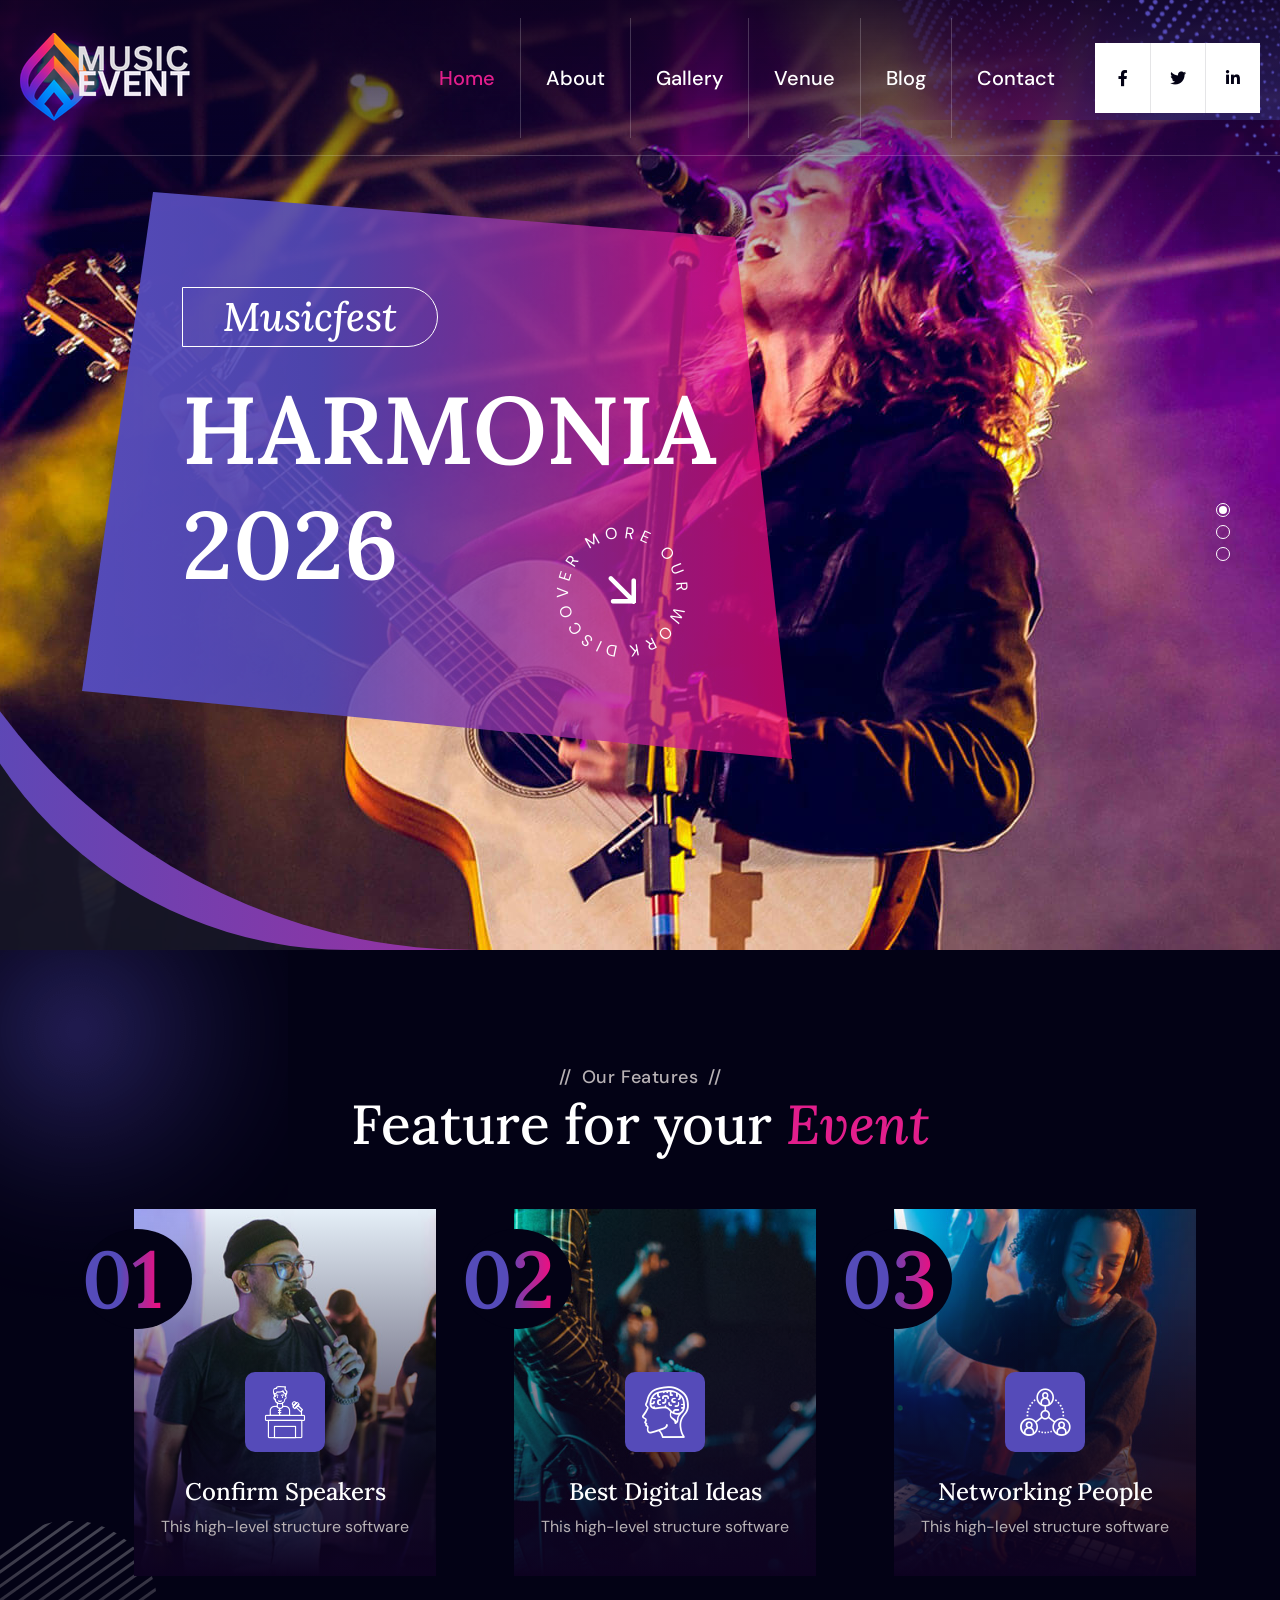
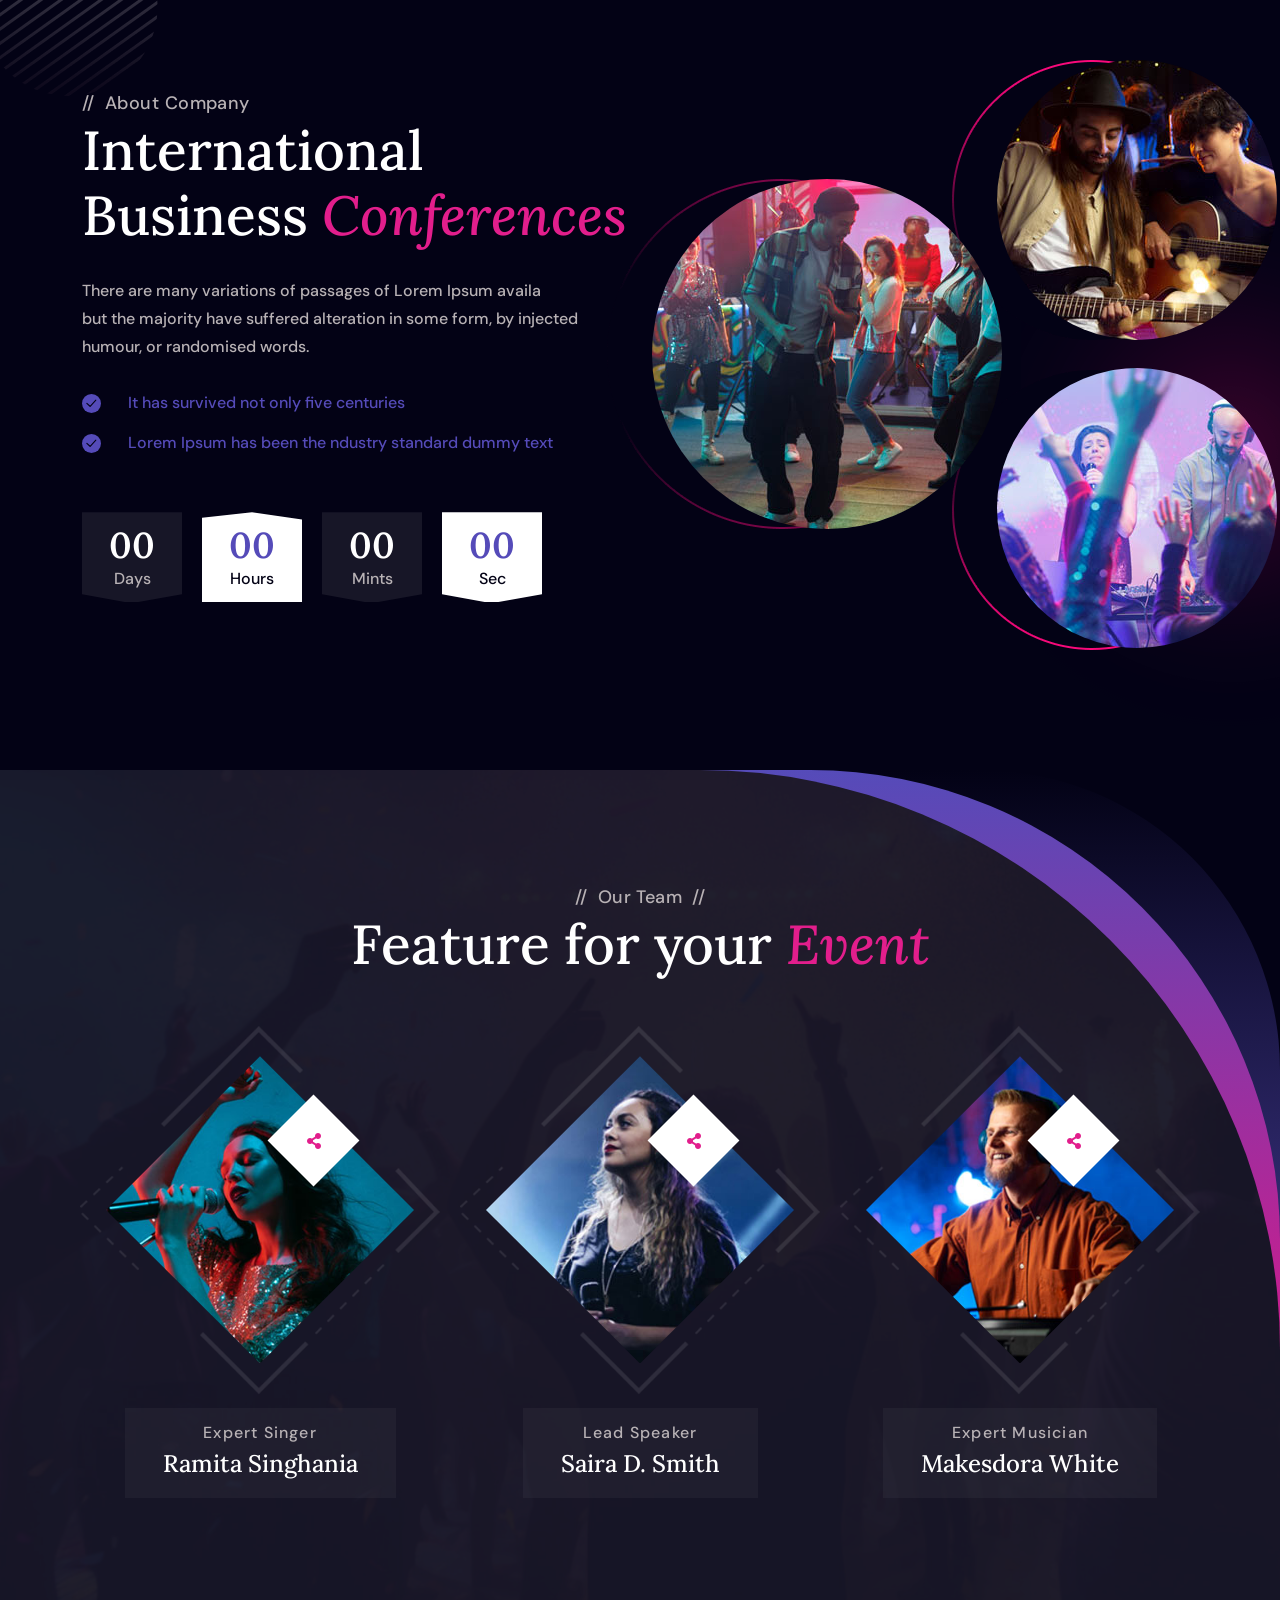
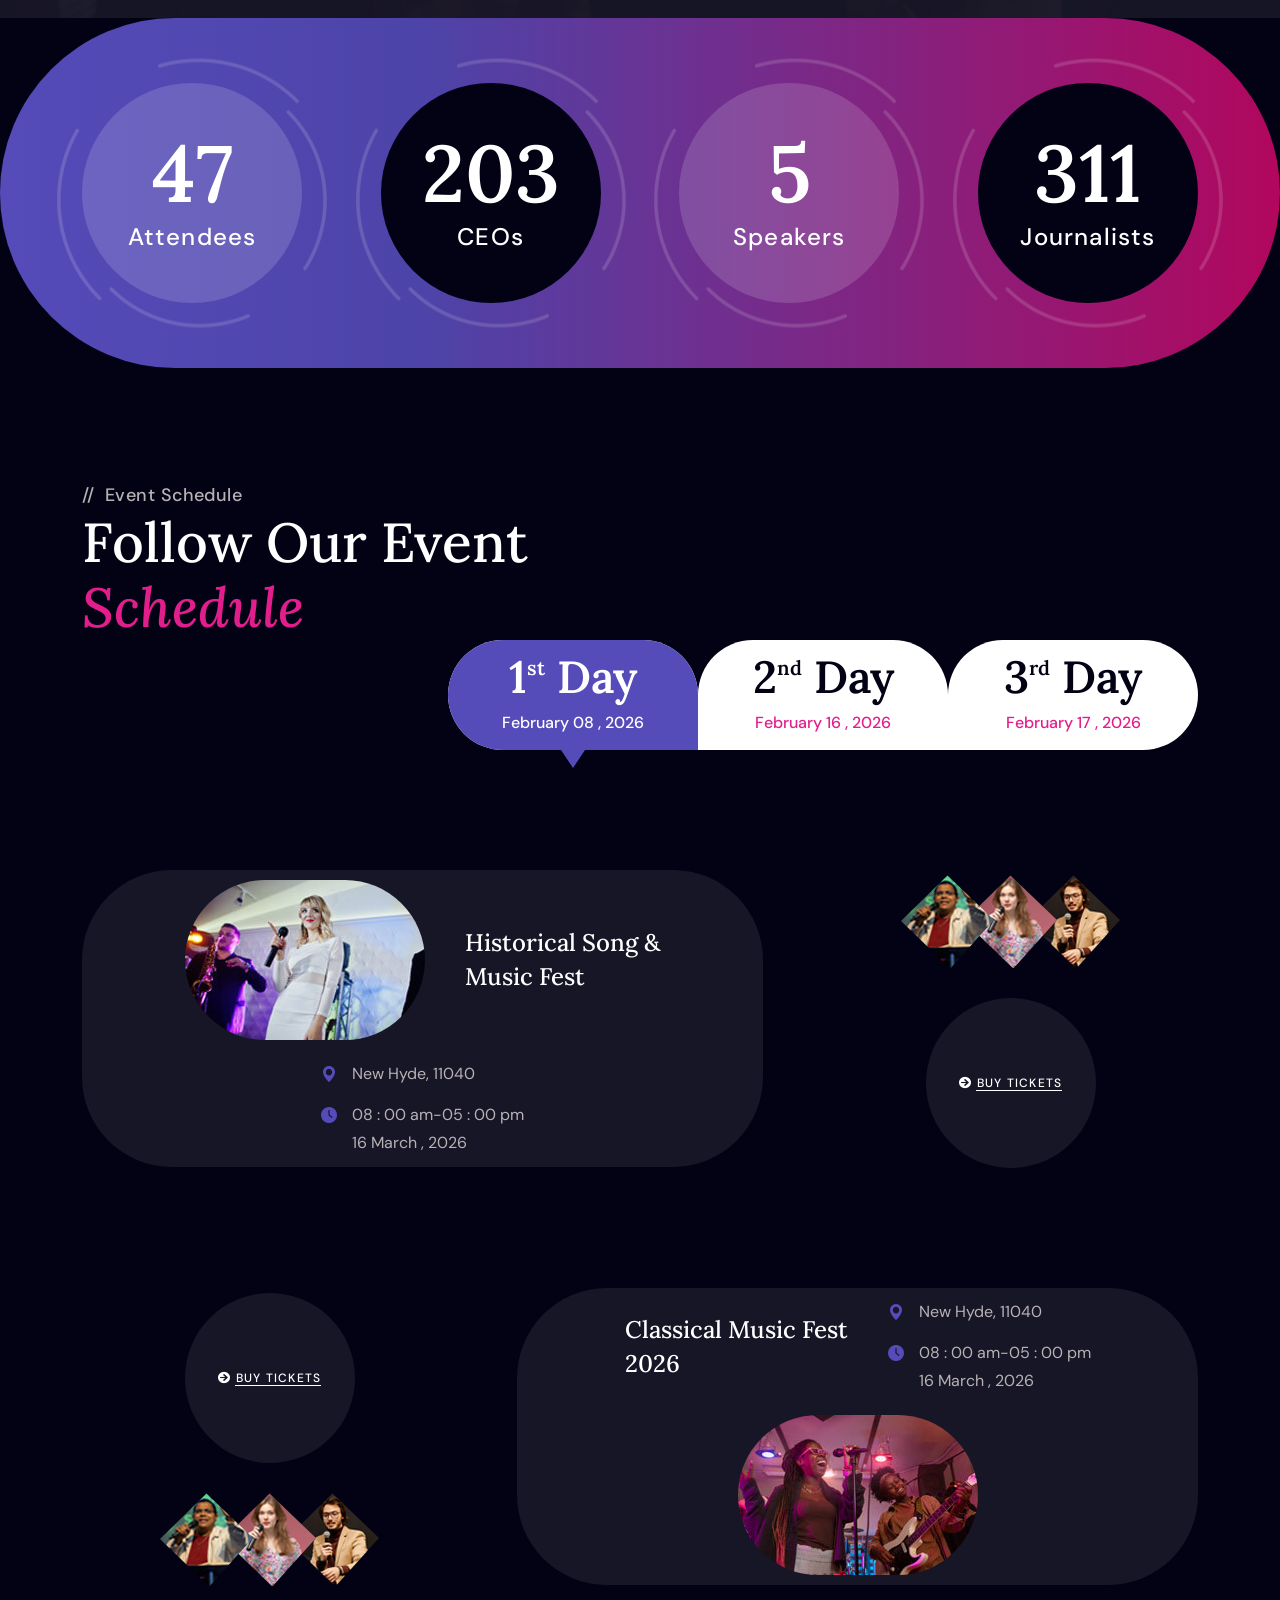
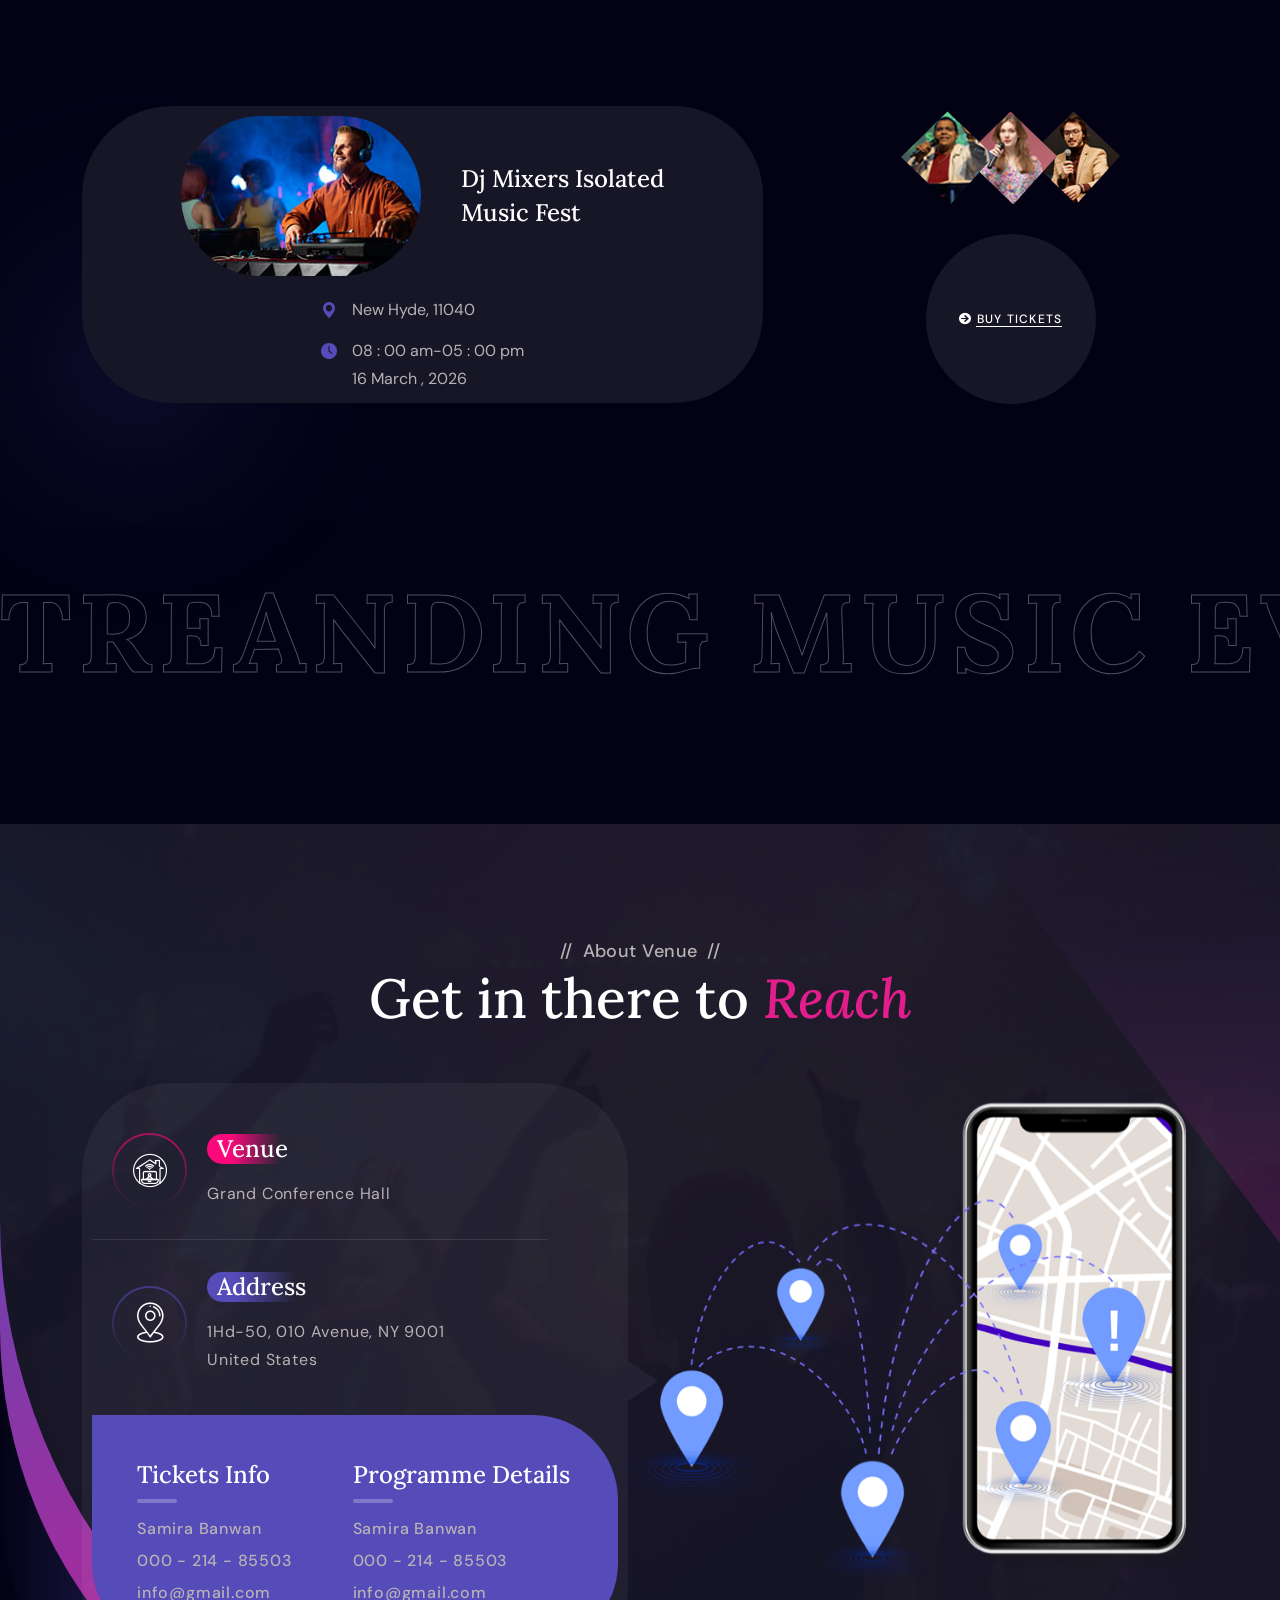
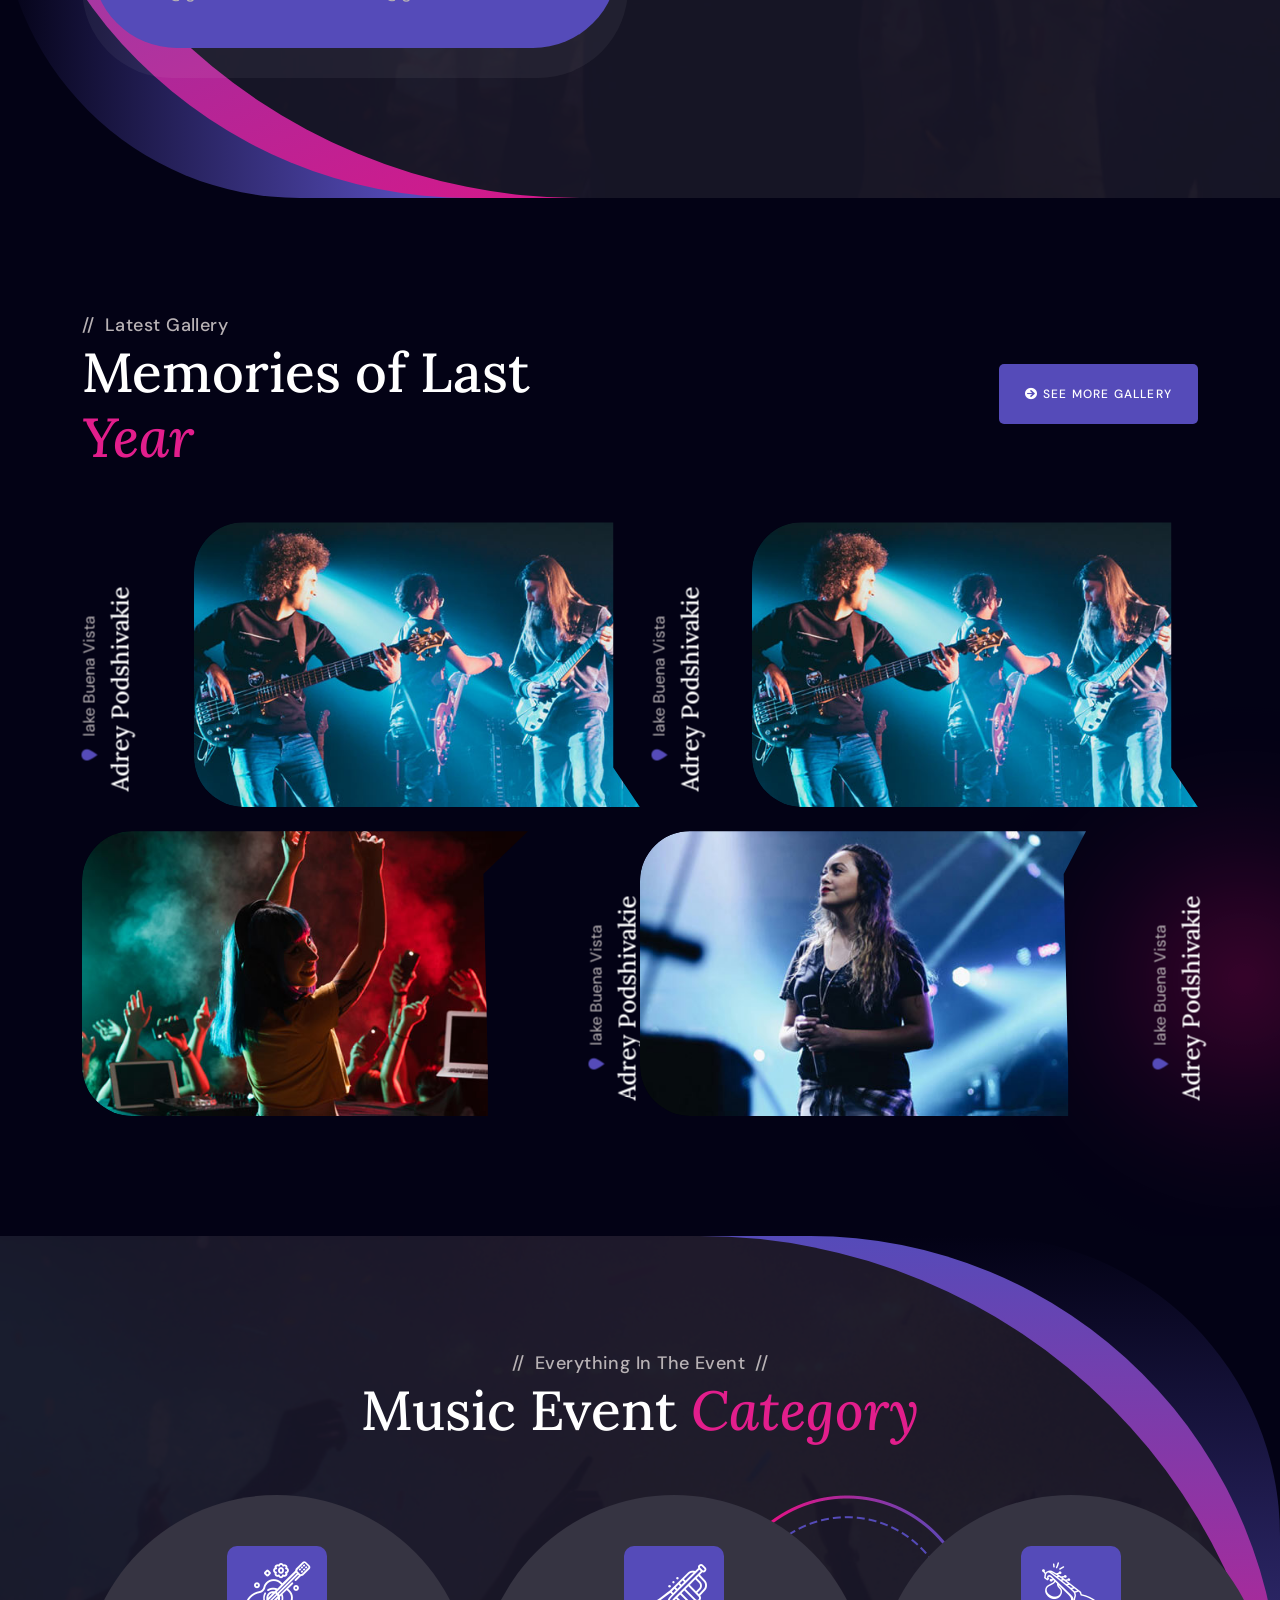
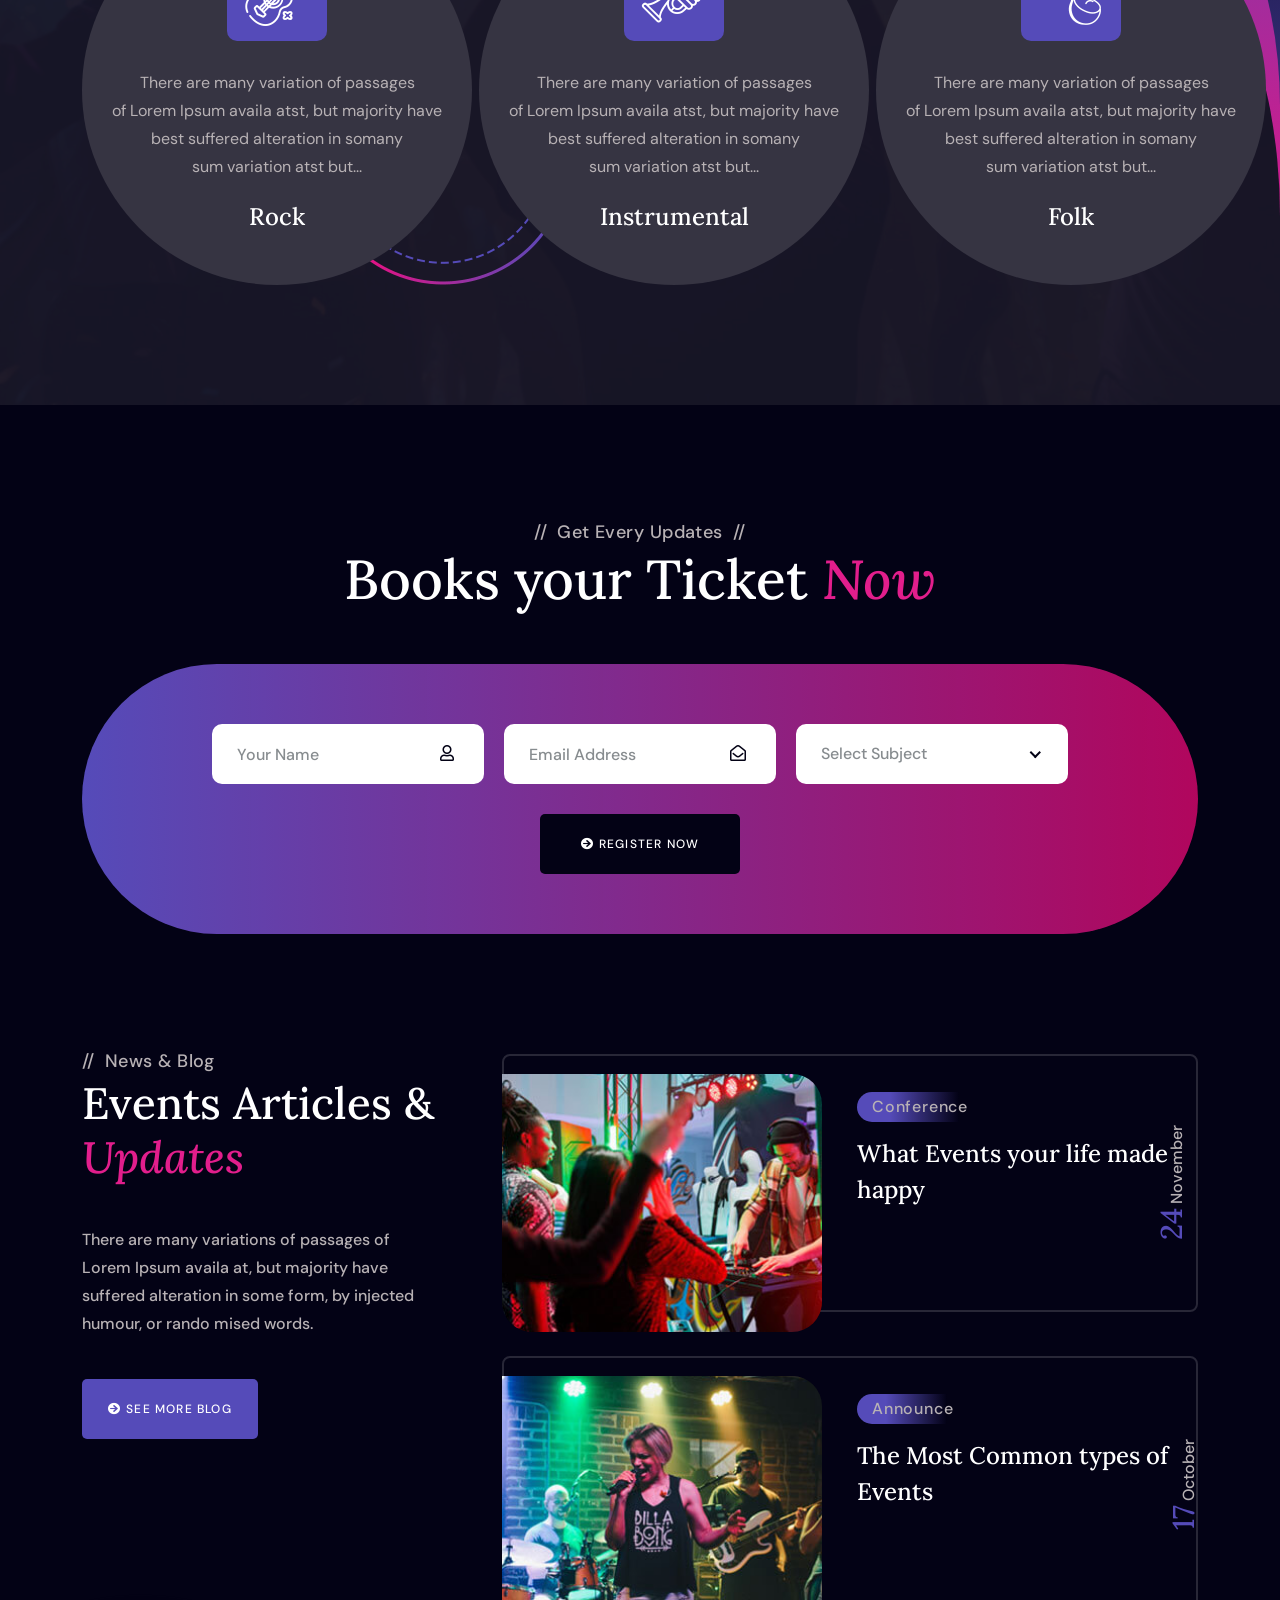
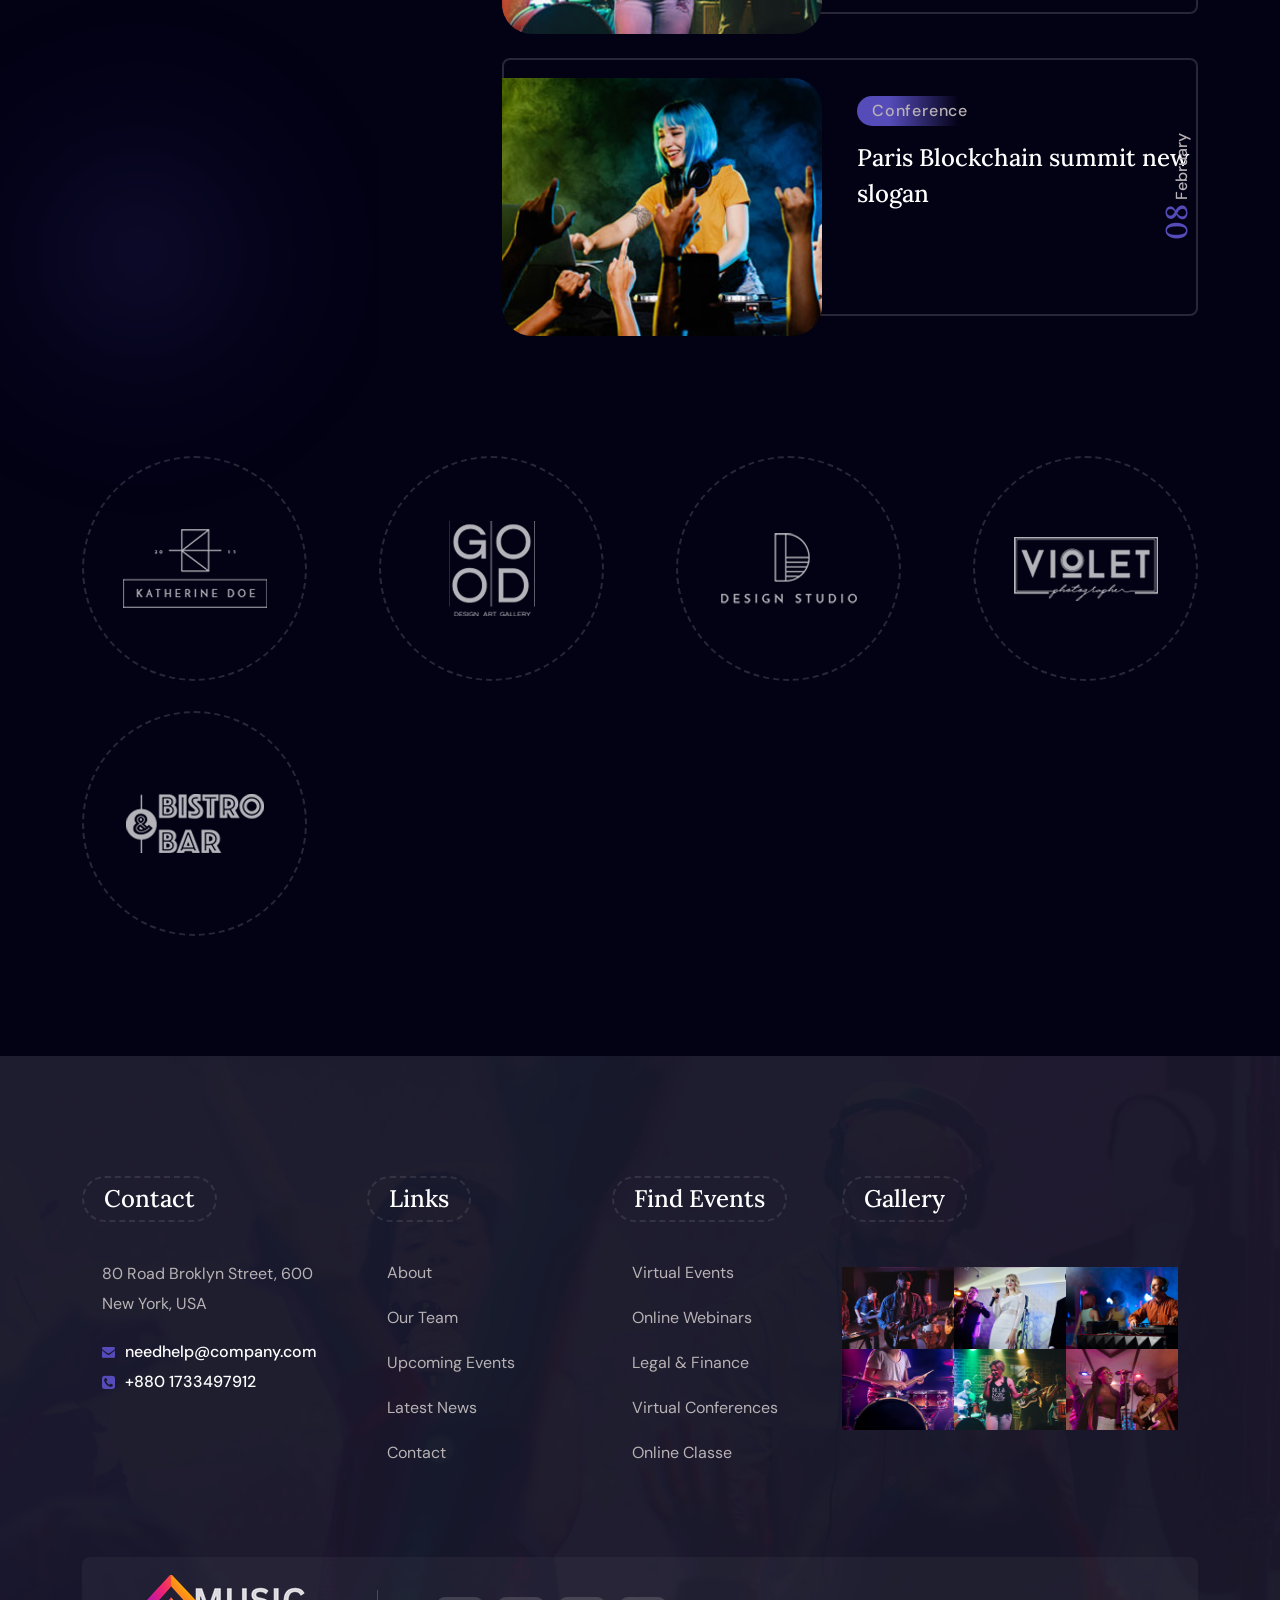
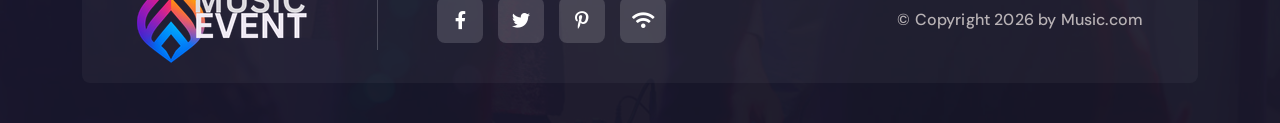
<file: index.html>
<!DOCTYPE html>
<html lang="en">


<head>
    <meta charset="UTF-8" />
    <meta name="viewport" content="width=device-width, initial-scale=1.0" />
    <title>Music Event</title>
    <!-- favicons Icons -->
    <link rel="apple-touch-icon" sizes="180x180" href="assets/images/favicons/apple-touch-icon.png" />
    <link rel="icon" type="image/png" sizes="32x32" href="assets/images/favicons/favicon-32x32.png" />
    <link rel="icon" type="image/png" sizes="16x16" href="assets/images/favicons/favicon-16x16.png" />
    <link rel="manifest" href="assets/images/favicons/site.webmanifest" />
    <meta name="description" content="envens HTML 5 Template " />

    <!-- fonts -->
    <link rel="preconnect" href="https://fonts.googleapis.com/">
    <link rel="preconnect" href="https://fonts.gstatic.com/" crossorigin>
    <link
        href="https://fonts.googleapis.com/css2?family=DM+Sans:ital,opsz,wght@0,9..40,100..1000;1,9..40,100..1000&amp;display=swap"
        rel="stylesheet">
    <link href="https://fonts.googleapis.com/css2?family=Lora:ital,wght@0,400..700;1,400..700&amp;display=swap"
        rel="stylesheet">



    <link rel="stylesheet" href="assets/vendors/bootstrap/css/bootstrap.min.css" />
    <link rel="stylesheet" href="assets/vendors/animate/animate.min.css" />
    <link rel="stylesheet" href="assets/vendors/animate/custom-animate.css" />
    <link rel="stylesheet" href="assets/vendors/fontawesome/css/all.min.css" />
    <link rel="stylesheet" href="assets/vendors/jarallax/jarallax.css" />
    <link rel="stylesheet" href="assets/vendors/jquery-magnific-popup/jquery.magnific-popup.css" />
    <link rel="stylesheet" href="assets/vendors/odometer/odometer.min.css" />
    <link rel="stylesheet" href="assets/vendors/swiper/swiper.min.css" />
    <link rel="stylesheet" href="assets/vendors/envens-icons/style.css">
    <link rel="stylesheet" href="assets/vendors/owl-carousel/owl.carousel.min.css" />
    <link rel="stylesheet" href="assets/vendors/owl-carousel/owl.theme.default.min.css" />
    <link rel="stylesheet" href="assets/vendors/bootstrap-select/css/bootstrap-select.min.css" />
    <link rel="stylesheet" href="assets/vendors/nice-select/nice-select.css" />
    <link rel="stylesheet" href="assets/vendors/jquery-ui/jquery-ui.css" />
    <link rel="stylesheet" href="assets/vendors/timepicker/timePicker.css" />
    <link rel="stylesheet" href="assets/vendors/reey-font/stylesheet.css" />

    <!-- template styles -->
    <link rel="stylesheet" href="assets/css/envens.css" />
    <link rel="stylesheet" href="assets/css/envens-responsive.css" />
</head>

<body>



    <div class="preloader">
        <div class="preloader__image"></div>
    </div>
    <!-- /.preloader -->






    <div class="page-wrapper">
        <header class="main-header">
            <nav class="main-menu">
                <div class="main-menu__wrapper">
                    <div class="main-menu__wrapper-inner">
                        <div class="main-menu__left">
                            <div class="main-menu__logo">
                                <a href="index.html"><img src="assets/images/resources/logo-1.png" alt=""></a>
                            </div>
                            <div class="main-menu__login-box">
                                <div class="icon">
                                    <span class="icon-user"></span>
                                </div>
                                <div class="select-box">
                                    <select class="wide">
                                        <option data-display="Join With Us">Join With Us</option>
                                        <option value="1">Login</option>
                                        <option value="2">Register</option>
                                    </select>
                                </div>
                            </div>
                        </div>
                        <div class="main-menu__right">
                            <div class="main-menu__main-menu-box">
                                <a href="#" class="mobile-nav__toggler"><i class="fa fa-bars"></i></a>
                                <ul class="main-menu__list">
                                    <li><a href="index.html">Home </a></li>
                                    <li><a href="about.html">About</a></li>
                                    <li><a href="gallery.html">Gallery</a></li>
                                    <li><a href="venue.html">Venue</a></li>
                                    <li><a href="blog.html">Blog</a></li>
                                    <li><a href="contact.html">Contact</a></li>
                                </ul>
                            </div>
                            <div class="main-menu__social-and-search-box">
                                <div class="main-menu__social">
                                    <a href="#"><span class="fab fa-facebook-f"></span></a>
                                    <a href="#"><span class="fab fa-twitter"></span></a>
                                    <a href="#"><span class="fab fa-linkedin-in"></span></a>
                                </div>
                                <div class="main-menu__search-box">
                                    <a href="#" class="main-menu__search search-toggler">
                                        <span class="icon-loupe"></span>
                                        <p class="main-menu__search-text">Search here ..</p>
                                    </a>
                                </div>
                            </div>
                        </div>
                    </div>
                </div>
            </nav>
        </header>

        <div class="stricky-header stricked-menu main-menu">
            <div class="sticky-header__content"></div><!-- /.sticky-header__content -->
        </div><!-- /.stricky-header -->

        <!--Main Slider Start-->
        <section class="main-slider">
            <div class="swiper-container thm-swiper__slider" data-swiper-options='{"slidesPerView": 1, "loop": true,
                "effect": "fade",
                "pagination": {
                "el": "#main-slider-pagination",
                "type": "bullets",
                "clickable": true
                },
                "navigation": {
                "nextEl": "#main-slider__swiper-button-next",
                "prevEl": "#main-slider__swiper-button-prev"
                },
                "autoplay": {
                    "delay": 8000
                } 
            }'>
                <div class="swiper-wrapper">

                    <div class="swiper-slide">
                        <div class="main-slider__bg"
                            style="background-image: url(assets/images/backgrounds/slider-1-1.jpg);"></div>
                        <div class="main-slider__img">
                            <img src="assets/images/resources/main-slider-img-1-1.jpg" alt="">
                        </div>
                        <div class="main-slider__shape-1"></div>
                        <div class="main-slider__shape-2">
                            <img src="assets/images/shapes/main-slider-shape-2.png" alt="">
                        </div>
                        <div class="main-slider__shape-3"></div>
                        <div class="container">
                            <div class="row">
                                <div class="col-xl-12">
                                    <div class="main-slider__content">
                                        <p class="main-slider__sub-title">Musicfest</p>
                                        <h2 class="main-slider__title">Harmonia <br> 2026</h2>
                                        <a href="#" class="main-slider__curved-circle">
                                            <div class="curved-circle">
                                                Discover more our work
                                            </div><!-- /.curved-circle -->
                                            <div class="main-slider__arrow-icon-box">
                                                <div class="main-slider__arrow-icon">
                                                    <span class="icon-down-right"></span>
                                                </div>
                                            </div>
                                        </a><!-- /.curved-circle -->
                                    </div>
                                </div>
                            </div>
                        </div>
                    </div>

                    <div class="swiper-slide">
                        <div class="main-slider__bg"
                            style="background-image: url(assets/images/backgrounds/slider-1-2.jpg);"></div>
                        <div class="main-slider__img">
                            <img src="assets/images/resources/main-slider-img-1-2.jpg" alt="">
                        </div>
                        <div class="main-slider__shape-1"></div>
                        <div class="main-slider__shape-2">
                            <img src="assets/images/shapes/main-slider-shape-2.png" alt="">
                        </div>
                        <div class="main-slider__shape-3"></div>
                        <div class="container">
                            <div class="row">
                                <div class="col-xl-12">
                                    <div class="main-slider__content">
                                        <p class="main-slider__sub-title">Musicfest</p>
                                        <h2 class="main-slider__title">Harmonia <br> 2026</h2>
                                        <a href="#" class="main-slider__curved-circle">
                                            <div class="curved-circle">
                                                Discover more our work
                                            </div><!-- /.curved-circle -->
                                            <div class="main-slider__arrow-icon-box">
                                                <div class="main-slider__arrow-icon">
                                                    <span class="icon-down-right"></span>
                                                </div>
                                            </div>
                                        </a><!-- /.curved-circle -->
                                    </div>
                                </div>
                            </div>
                        </div>
                    </div>

                    <div class="swiper-slide">
                        <div class="main-slider__bg"
                            style="background-image: url(assets/images/backgrounds/slider-1-3.jpg);"></div>
                        <div class="main-slider__img">
                            <img src="assets/images/resources/main-slider-img-1-3.jpg" alt="">
                        </div>
                        <div class="main-slider__shape-1"></div>
                        <div class="main-slider__shape-2">
                            <img src="assets/images/shapes/main-slider-shape-2.png" alt="">
                        </div>
                        <div class="main-slider__shape-3"></div>
                        <div class="container">
                            <div class="row">
                                <div class="col-xl-12">
                                    <div class="main-slider__content">
                                        <p class="main-slider__sub-title">Musicfest</p>
                                        <h2 class="main-slider__title">Harmonia <br> 2026</h2>
                                        <a href="#" class="main-slider__curved-circle">
                                            <div class="curved-circle">
                                                Discover more our work
                                            </div><!-- /.curved-circle -->
                                            <div class="main-slider__arrow-icon-box">
                                                <div class="main-slider__arrow-icon">
                                                    <span class="icon-down-right"></span>
                                                </div>
                                            </div>
                                        </a><!-- /.curved-circle -->
                                    </div>
                                </div>
                            </div>
                        </div>
                    </div>


                </div>

                <div class="swiper-pagination" id="main-slider-pagination"></div>
                <!-- If we need navigation buttons -->

            </div>
        </section>
        <!--Main Slider End-->


        <!--Feature One Start-->
        <section class="feature-one">
            <div class="feature-one__shape-1 zoominout">
                <img src="assets/images/shapes/feature-one-shape-1.png" alt="">
            </div>
            <div class="feature-one__shape-2">
                <img src="assets/images/shapes/feature-one-shape-2.png" alt="">
            </div>
            <div class="container">
                <div class="section-title text-center">
                    <div class="section-title__tagline-box">
                        <span class="section-title__tagline"><span>//</span> Our Features <span>//</span></span>
                    </div>
                    <h2 class="section-title__title">Feature for your <span>Event</span></h2>
                </div>
                <div class="row">
                    <!--Feature One Single Start-->
                    <div class="col-xl-4 col-lg-4 wow fadeInLeft" data-wow-delay="100ms">
                        <div class="feature-one__single">
                            <div class="feature-one__single-shape-1"
                                style="background-image: url(assets/images/shapes/feature-one-single-shape-1.png);">
                            </div>
                            <div class="feature-one__img-box">
                                <div class="feature-one__img">
                                    <img src="assets/images/resources/feature-1-1.jpg" alt="">
                                </div>
                                <div class="feature-one__count"></div>
                                <div class="feature-one__content">
                                    <div class="feature-one__icon">
                                        <span class="icon-icon-15151715"></span>
                                    </div>
                                    <h3 class="feature-one__title"><a href="speaker-single.html">Confirm Speakers</a>
                                    </h3>
                                    <p class="feature-one__text">This high-level structure software</p>
                                </div>
                                <div class="feature-one__btn-box">
                                    <a href="speaker-single.html"><span class="fas fa-arrow-circle-right"></span>More
                                        Details</a>
                                </div>
                            </div>
                        </div>
                    </div>
                    <!--Feature One Single End-->
                    <!--Feature One Single Start-->
                    <div class="col-xl-4 col-lg-4 wow fadeInUp" data-wow-delay="200ms">
                        <div class="feature-one__single">
                            <div class="feature-one__single-shape-1"
                                style="background-image: url(assets/images/shapes/feature-one-single-shape-1.png);">
                            </div>
                            <div class="feature-one__img-box">
                                <div class="feature-one__img">
                                    <img src="assets/images/resources/feature-1-2.jpg" alt="">
                                </div>
                                <div class="feature-one__count"></div>
                                <div class="feature-one__content">
                                    <div class="feature-one__icon">
                                        <span class="icon-brain"></span>
                                    </div>
                                    <h3 class="feature-one__title"><a href="about.html">Best Digital Ideas</a></h3>
                                    <p class="feature-one__text">This high-level structure software</p>
                                </div>
                                <div class="feature-one__btn-box">
                                    <a href="about.html"><span class="fas fa-arrow-circle-right"></span>More Details</a>
                                </div>
                            </div>
                        </div>
                    </div>
                    <!--Feature One Single End-->
                    <!--Feature One Single Start-->
                    <div class="col-xl-4 col-lg-4 wow fadeInRight" data-wow-delay="300ms">
                        <div class="feature-one__single">
                            <div class="feature-one__single-shape-1"
                                style="background-image: url(assets/images/shapes/feature-one-single-shape-1.png);">
                            </div>
                            <div class="feature-one__img-box">
                                <div class="feature-one__img">
                                    <img src="assets/images/resources/feature-1-3.jpg" alt="">
                                </div>
                                <div class="feature-one__count"></div>
                                <div class="feature-one__content">
                                    <div class="feature-one__icon">
                                        <span class="icon-connection"></span>
                                    </div>
                                    <h3 class="feature-one__title"><a href="contact.html">Networking People</a></h3>
                                    <p class="feature-one__text">This high-level structure software</p>
                                </div>
                                <div class="feature-one__btn-box">
                                    <a href="contact.html"><span class="fas fa-arrow-circle-right"></span>More
                                        Details</a>
                                </div>
                            </div>
                        </div>
                    </div>
                    <!--Feature One Single End-->
                </div>
            </div>
        </section>
        <!--Feature One End-->

        <!--About One Start-->
        <section class="about-one">
            <div class="about-one__shape-2 zoominout">
                <img src="assets/images/shapes/about-one-shape-2.png" alt="">
            </div>
            <div class="container">
                <div class="row">
                    <div class="col-xl-6 wow fadeInLeft" data-wow-delay="300ms">
                        <div class="about-one__left">
                            <div class="section-title text-left">
                                <div class="section-title__tagline-box">
                                    <p class="section-title__tagline"><span>//</span> About Company </p>
                                </div>
                                <h2 class="section-title__title">International Business <span>Conferences</span></h2>
                            </div>
                            <p class="about-one__text">There are many variations of passages of Lorem Ipsum availa<br>
                                but the majority have suffered alteration in some form, by injected<br>
                                humour, or randomised words.</p>
                            <ul class="about-one__points list-unstyled">
                                <li>
                                    <div class="icon">
                                        <span class="icon-check-1"></span>
                                    </div>
                                    <p>It has survived not only five centuries</p>
                                </li>
                                <li>
                                    <div class="icon">
                                        <span class="icon-check-1"></span>
                                    </div>
                                    <p>Lorem Ipsum has been the ndustry standard dummy text</p>
                                </li>
                            </ul>
                            <div class="about-one__timer-box">
                                <div class="timer-box">
                                    <div class="countdown-timer">
                                        <div class="default-coundown">
                                            <div class="box">
                                                <div class="countdown time-countdown" data-countdown-time="2026/07/09">
                                                </div>
                                            </div>
                                        </div>
                                    </div>
                                </div>
                            </div>
                        </div>
                    </div>
                    <div class="col-xl-6 wow fadeInRight" data-wow-delay="300ms">
                        <div class="about-one__right">
                            <div class="about-one__img-box">
                                <div class="about-one__img">
                                    <img src="assets/images/resources/about-one-img-1.jpg" alt="">
                                </div>
                                <div class="about-one__img-2">
                                    <img src="assets/images/resources/about-one-img-2.jpg" alt="">
                                </div>
                                <div class="about-one__img-3">
                                    <img src="assets/images/resources/about-one-img-3.jpg" alt="">
                                </div>
                                <div class="about-one__shape-1">
                                    <img src="assets/images/shapes/about-one-shape-1.png" alt="">
                                </div>
                            </div>
                        </div>
                    </div>
                </div>
            </div>
        </section>
        <!--About One End-->

        <!--Team One Start-->
        <section class="team-one">
            <div class="team-one__bg-shape"></div>
            <div class="team-one__bg-shape-2"></div>
            <div class="team-one__bg-box">
                <div class="team-one__bg" style="background-image: url(assets/images/backgrounds/team-one-bg.jpg);">
                </div>
            </div>
            <div class="container">
                <div class="section-title text-center">
                    <div class="section-title__tagline-box">
                        <p class="section-title__tagline"><span>//</span> Our team <span>//</span> </p>
                    </div>
                    <h2 class="section-title__title">Feature for your <span>Event</span></h2>
                </div>
                <div class="row">
                    <!--Team One Single Start-->
                    <div class="col-xl-4 col-lg-4 wow fadeInLeft" data-wow-delay="100ms">
                        <div class="team-one__single">
                            <div class="team-one__img-box">
                                <div class="team-one__img">
                                    <img src="assets/images/team/team-1-1.jpg" alt="">
                                </div>
                                <div class="team-one__single-shape-1">
                                    <img src="assets/images/shapes/team-one-single-shape-1.png" alt="">
                                </div>
                                <div class="team-one__single-hover-shape-1">
                                    <img src="assets/images/shapes/team-one-single-hover-shape-1.png" alt="">
                                </div>
                                <div class="team-one__share-and-social">
                                    <div class="team-one__share">
                                        <a href="#"><span class="fas fa-share-alt"></span></a>
                                    </div>
                                    <div class="team-one__social">
                                        <a href="#"><span class="fas fa-wifi"></span></a>
                                        <a href="#"><span class="fab fa-facebook-f"></span></a>
                                        <a href="#"><span class="fab fa-twitter"></span></a>
                                    </div>
                                </div>
                            </div>
                            <div class="team-one__content">
                                <p class="team-one__sub-title">Expert Singer</p>
                                <h3 class="team-one__title"><a href="speaker-single.html">Ramita Singhania</a></h3>
                            </div>
                        </div>
                    </div>
                    <!--Team One Single End-->
                    <!--Team One Single Start-->
                    <div class="col-xl-4 col-lg-4 wow fadeInUp" data-wow-delay="200ms">
                        <div class="team-one__single">
                            <div class="team-one__img-box">
                                <div class="team-one__img">
                                    <img src="assets/images/team/team-1-2.jpg" alt="">
                                </div>
                                <div class="team-one__single-shape-1">
                                    <img src="assets/images/shapes/team-one-single-shape-1.png" alt="">
                                </div>
                                <div class="team-one__single-hover-shape-1">
                                    <img src="assets/images/shapes/team-one-single-hover-shape-1.png" alt="">
                                </div>
                                <div class="team-one__share-and-social">
                                    <div class="team-one__share">
                                        <a href="#"><span class="fas fa-share-alt"></span></a>
                                    </div>
                                    <div class="team-one__social">
                                        <a href="#"><span class="fas fa-wifi"></span></a>
                                        <a href="#"><span class="fab fa-facebook-f"></span></a>
                                        <a href="#"><span class="fab fa-twitter"></span></a>
                                    </div>
                                </div>
                            </div>
                            <div class="team-one__content">
                                <p class="team-one__sub-title">Lead Speaker</p>
                                <h3 class="team-one__title"><a href="speaker-single.html">Saira D. Smith</a></h3>
                            </div>
                        </div>
                    </div>
                    <!--Team One Single End-->
                    <!--Team One Single Start-->
                    <div class="col-xl-4 col-lg-4 wow fadeInRight" data-wow-delay="300ms">
                        <div class="team-one__single">
                            <div class="team-one__img-box">
                                <div class="team-one__img">
                                    <img src="assets/images/team/team-1-3.jpg" alt="">
                                </div>
                                <div class="team-one__single-shape-1">
                                    <img src="assets/images/shapes/team-one-single-shape-1.png" alt="">
                                </div>
                                <div class="team-one__single-hover-shape-1">
                                    <img src="assets/images/shapes/team-one-single-hover-shape-1.png" alt="">
                                </div>
                                <div class="team-one__share-and-social">
                                    <div class="team-one__share">
                                        <a href="#"><span class="fas fa-share-alt"></span></a>
                                    </div>
                                    <div class="team-one__social">
                                        <a href="#"><span class="fas fa-wifi"></span></a>
                                        <a href="#"><span class="fab fa-facebook-f"></span></a>
                                        <a href="#"><span class="fab fa-twitter"></span></a>
                                    </div>
                                </div>
                            </div>
                            <div class="team-one__content">
                                <p class="team-one__sub-title">Expert Musician</p>
                                <h3 class="team-one__title"><a href="speaker-single.html">Makesdora White</a></h3>
                            </div>
                        </div>
                    </div>
                    <!--Team One Single End-->
                </div>
            </div>
        </section>
        <!--Team One End-->

        <!--Counter One Start-->
        <section class="counter-one">
            <div class="counter-one__wrap">
                <div class="container">
                    <div class="counter-one__inner">
                        <ul class="counter-one__count-list list-unstyled">
                            <li class="wow fadeInLeft" data-wow-delay="100ms">
                                <div class="counter-one__single">
                                    <div class="counter-one__shape-1">
                                        <img src="assets/images/shapes/counter-one-shape-1.png" alt="">
                                    </div>
                                    <div class="counter-one__count count-box">
                                        <h3 class="count-text" data-stop="47" data-speed="1500">00</h3>
                                    </div>
                                    <p class="counter-one__text">Attendees</p>
                                </div>
                            </li>
                            <li class="wow fadeInLeft" data-wow-delay="200ms">
                                <div class="counter-one__single counter-one__single-bg-black">
                                    <div class="counter-one__shape-1">
                                        <img src="assets/images/shapes/counter-one-shape-1.png" alt="">
                                    </div>
                                    <div class="counter-one__count count-box">
                                        <h3 class="count-text" data-stop="203" data-speed="1500">00</h3>
                                    </div>
                                    <p class="counter-one__text">CEOs</p>
                                </div>
                            </li>
                            <li class="wow fadeInLeft" data-wow-delay="300ms">
                                <div class="counter-one__single">
                                    <div class="counter-one__shape-1">
                                        <img src="assets/images/shapes/counter-one-shape-1.png" alt="">
                                    </div>
                                    <div class="counter-one__count count-box">
                                        <h3 class="count-text" data-stop="05" data-speed="1500">00</h3>
                                    </div>
                                    <p class="counter-one__text">Speakers</p>
                                </div>
                            </li>
                            <li class="wow fadeInLeft" data-wow-delay="400ms">
                                <div class="counter-one__single counter-one__single-bg-black">
                                    <div class="counter-one__shape-1">
                                        <img src="assets/images/shapes/counter-one-shape-1.png" alt="">
                                    </div>
                                    <div class="counter-one__count count-box">
                                        <h3 class="count-text" data-stop="311" data-speed="1500">00</h3>
                                    </div>
                                    <p class="counter-one__text">Journalists</p>
                                </div>
                            </li>
                        </ul>
                    </div>
                </div>
            </div>
        </section>
        <!--Counter One End-->

        <!--Event One Start-->
        <section class="event-one">
            <div class="event-one__shape-1 zoominout">
                <img src="assets/images/shapes/event-one-shape-1.png" alt="">
            </div>
            <div class="container">
                <div class="event-one__inner">
                    <div class="section-title text-left">
                        <div class="section-title__tagline-box">
                            <p class="section-title__tagline"><span>//</span> Event Schedule</p>
                        </div>
                        <h2 class="section-title__title">Follow Our Event <br> <span>Schedule</span></h2>
                    </div>
                    <div class="event-one__main-tab-box tabs-box">
                        <ul class="tab-buttons clearfix list-unstyled">
                            <li data-tab="#1st-day" class="tab-btn active-btn">
                                <h3>1<span>st</span> Day</h3>
                                <p>February 08 , 2026</p>
                            </li>
                            <li data-tab="#2nd-day" class="tab-btn">
                                <h3>2<span>nd</span> Day</h3>
                                <p>February 16 , 2026</p>
                            </li>
                            <li data-tab="#3rd-day" class="tab-btn">
                                <h3>3<span>rd</span> Day</h3>
                                <p>February 17 , 2026</p>
                            </li>
                        </ul>
                        <div class="tabs-content">
                            <!--tab-->
                            <div class="tab active-tab" id="1st-day">
                                <div class="event-one__main-content-box">
                                    <div class="event-one__circle-one"></div>
                                    <div class="event-one__circle-two"></div>
                                    <div class="event-one__main-content-single">
                                        <div class="row">
                                            <div class="col-xl-7">
                                                <div class="event-one__main-content-left">
                                                    <div class="event-one__main-content-img-box">
                                                        <div class="event-one__main-content-img">
                                                            <img src="assets/images/resources/event-one-main-content-img-1-1.jpg"
                                                                alt="">
                                                        </div>
                                                        <h4 class="event-one__main-content-img-title"><a
                                                                href="#">Historical
                                                                Song & <br>
                                                                Music Fest</a></h4>
                                                    </div>
                                                    <ul class="event-one__main-content-address-box list-unstyled">
                                                        <li>
                                                            <div class="icon">
                                                                <span class="icon-pin"></span>
                                                            </div>
                                                            <div class="text">
                                                                <p>New Hyde, 11040</p>
                                                            </div>
                                                        </li>
                                                        <li>
                                                            <div class="icon">
                                                                <span class="icon-time"></span>
                                                            </div>
                                                            <div class="text">
                                                                <p>08 : 00 am-05 : 00 pm <br>
                                                                    16 March , 2026</p>
                                                            </div>
                                                        </li>
                                                    </ul>
                                                </div>
                                            </div>
                                            <div class="col-xl-5">
                                                <div class="event-one__main-content-right">
                                                    <div class="event-one__main-content-right-shape-1">
                                                        <img src="assets/images/shapes/event-one-main-content-right-shape-1.png"
                                                            alt="">
                                                    </div>
                                                    <ul class="event-one__main-content-img-list-box list-unstyled">
                                                        <li>
                                                            <div class="event-one__main-content-img-list">
                                                                <img src="assets/images/resources/event-one-main-content-img-list-1-1.jpg"
                                                                    alt="">
                                                            </div>
                                                        </li>
                                                        <li>
                                                            <div class="event-one__main-content-img-list">
                                                                <img src="assets/images/resources/event-one-main-content-img-list-1-2.jpg"
                                                                    alt="">
                                                            </div>
                                                        </li>
                                                        <li>
                                                            <div class="event-one__main-content-img-list">
                                                                <img src="assets/images/resources/event-one-main-content-img-list-1-3.jpg"
                                                                    alt="">
                                                            </div>
                                                        </li>
                                                    </ul>
                                                    <div class="event-one__main-content-btn-box">
                                                        <a href="#" class="event-one__main-content-btn"> <span
                                                                class="fas fa-arrow-circle-right"></span> Buy
                                                            Tickets</a>
                                                    </div>
                                                </div>
                                            </div>
                                        </div>
                                    </div>
                                    <div class="event-one__main-content-single event-one__main-content-single--two">
                                        <div class="row">
                                            <div class="col-xl-5">
                                                <div class="event-one__main-content-right">
                                                    <div class="event-one__main-content-right-shape-1">
                                                        <img src="assets/images/shapes/event-one-main-content-right-shape-1.png"
                                                            alt="">
                                                    </div>
                                                    <div class="event-one__main-content-btn-box">
                                                        <a href="#" class="event-one__main-content-btn"> <span
                                                                class="fas fa-arrow-circle-right"></span> Buy
                                                            Tickets</a>
                                                    </div>
                                                    <ul class="event-one__main-content-img-list-box list-unstyled">
                                                        <li>
                                                            <div class="event-one__main-content-img-list">
                                                                <img src="assets/images/resources/event-one-main-content-img-list-1-1.jpg"
                                                                    alt="">
                                                            </div>
                                                        </li>
                                                        <li>
                                                            <div class="event-one__main-content-img-list">
                                                                <img src="assets/images/resources/event-one-main-content-img-list-1-2.jpg"
                                                                    alt="">
                                                            </div>
                                                        </li>
                                                        <li>
                                                            <div class="event-one__main-content-img-list">
                                                                <img src="assets/images/resources/event-one-main-content-img-list-1-3.jpg"
                                                                    alt="">
                                                            </div>
                                                        </li>
                                                    </ul>
                                                </div>
                                            </div>
                                            <div class="col-xl-7">
                                                <div class="event-one__main-content-left">
                                                    <div class="event-one__main-content-title-and-address-box">
                                                        <h4 class="event-one__main-content-img-title"><a
                                                                href="#">Classical Music Fest <br>
                                                                2026</a></h4>
                                                        <ul class="event-one__main-content-address-box list-unstyled">
                                                            <li>
                                                                <div class="icon">
                                                                    <span class="icon-pin"></span>
                                                                </div>
                                                                <div class="text">
                                                                    <p>New Hyde, 11040</p>
                                                                </div>
                                                            </li>
                                                            <li>
                                                                <div class="icon">
                                                                    <span class="icon-time"></span>
                                                                </div>
                                                                <div class="text">
                                                                    <p>08 : 00 am-05 : 00 pm <br>
                                                                        16 March , 2026</p>
                                                                </div>
                                                            </li>
                                                        </ul>
                                                    </div>
                                                    <div class="event-one__main-content-img-box">
                                                        <div class="event-one__main-content-img">
                                                            <img src="assets/images/resources/event-one-main-content-img-1-2.jpg"
                                                                alt="">
                                                        </div>
                                                    </div>
                                                </div>
                                            </div>
                                        </div>
                                    </div>
                                    <div class="event-one__main-content-single">
                                        <div class="row">
                                            <div class="col-xl-7">
                                                <div class="event-one__main-content-left">
                                                    <div class="event-one__main-content-img-box">
                                                        <div class="event-one__main-content-img">
                                                            <img src="assets/images/resources/event-one-main-content-img-1-3.jpg"
                                                                alt="">
                                                        </div>
                                                        <h4 class="event-one__main-content-img-title"><a href="#">Dj
                                                                Mixers Isolated <br>
                                                                Music Fest</a></h4>
                                                    </div>
                                                    <ul class="event-one__main-content-address-box list-unstyled">
                                                        <li>
                                                            <div class="icon">
                                                                <span class="icon-pin"></span>
                                                            </div>
                                                            <div class="text">
                                                                <p>New Hyde, 11040</p>
                                                            </div>
                                                        </li>
                                                        <li>
                                                            <div class="icon">
                                                                <span class="icon-time"></span>
                                                            </div>
                                                            <div class="text">
                                                                <p>08 : 00 am-05 : 00 pm <br>
                                                                    16 March , 2026</p>
                                                            </div>
                                                        </li>
                                                    </ul>
                                                </div>
                                            </div>
                                            <div class="col-xl-5">
                                                <div class="event-one__main-content-right">
                                                    <div class="event-one__main-content-right-shape-1">
                                                        <img src="assets/images/shapes/event-one-main-content-right-shape-1.png"
                                                            alt="">
                                                    </div>
                                                    <ul class="event-one__main-content-img-list-box list-unstyled">
                                                        <li>
                                                            <div class="event-one__main-content-img-list">
                                                                <img src="assets/images/resources/event-one-main-content-img-list-1-1.jpg"
                                                                    alt="">
                                                            </div>
                                                        </li>
                                                        <li>
                                                            <div class="event-one__main-content-img-list">
                                                                <img src="assets/images/resources/event-one-main-content-img-list-1-2.jpg"
                                                                    alt="">
                                                            </div>
                                                        </li>
                                                        <li>
                                                            <div class="event-one__main-content-img-list">
                                                                <img src="assets/images/resources/event-one-main-content-img-list-1-3.jpg"
                                                                    alt="">
                                                            </div>
                                                        </li>
                                                    </ul>
                                                    <div class="event-one__main-content-btn-box">
                                                        <a href="#" class="event-one__main-content-btn"> <span
                                                                class="fas fa-arrow-circle-right"></span> Buy
                                                            Tickets</a>
                                                    </div>
                                                </div>
                                            </div>
                                        </div>
                                    </div>
                                </div>
                            </div>
                            <!--tab-->
                            <div class="tab " id="2nd-day">
                                <div class="event-one__main-content-box">
                                    <div class="event-one__circle-one"></div>
                                    <div class="event-one__circle-two"></div>
                                    <div class="event-one__main-content-single">
                                        <div class="row">
                                            <div class="col-xl-7">
                                                <div class="event-one__main-content-left">
                                                    <div class="event-one__main-content-img-box">
                                                        <div class="event-one__main-content-img">
                                                            <img src="assets/images/resources/event-one-main-content-img-1-3.jpg"
                                                                alt="">
                                                        </div>
                                                        <h4 class="event-one__main-content-img-title"><a
                                                                href="#">Historical
                                                                Song & <br>
                                                                Music Fest</a></h4>
                                                    </div>
                                                    <ul class="event-one__main-content-address-box list-unstyled">
                                                        <li>
                                                            <div class="icon">
                                                                <span class="icon-pin"></span>
                                                            </div>
                                                            <div class="text">
                                                                <p>New Hyde, 11040</p>
                                                            </div>
                                                        </li>
                                                        <li>
                                                            <div class="icon">
                                                                <span class="icon-time"></span>
                                                            </div>
                                                            <div class="text">
                                                                <p>08 : 00 am-05 : 00 pm <br>
                                                                    16 March , 2026</p>
                                                            </div>
                                                        </li>
                                                    </ul>
                                                </div>
                                            </div>
                                            <div class="col-xl-5">
                                                <div class="event-one__main-content-right">
                                                    <div class="event-one__main-content-right-shape-1">
                                                        <img src="assets/images/shapes/event-one-main-content-right-shape-1.png"
                                                            alt="">
                                                    </div>
                                                    <ul class="event-one__main-content-img-list-box list-unstyled">
                                                        <li>
                                                            <div class="event-one__main-content-img-list">
                                                                <img src="assets/images/resources/event-one-main-content-img-list-1-1.jpg"
                                                                    alt="">
                                                            </div>
                                                        </li>
                                                        <li>
                                                            <div class="event-one__main-content-img-list">
                                                                <img src="assets/images/resources/event-one-main-content-img-list-1-2.jpg"
                                                                    alt="">
                                                            </div>
                                                        </li>
                                                        <li>
                                                            <div class="event-one__main-content-img-list">
                                                                <img src="assets/images/resources/event-one-main-content-img-list-1-3.jpg"
                                                                    alt="">
                                                            </div>
                                                        </li>
                                                    </ul>
                                                    <div class="event-one__main-content-btn-box">
                                                        <a href="#" class="event-one__main-content-btn"> <span
                                                                class="fas fa-arrow-circle-right"></span> Buy
                                                            Tickets</a>
                                                    </div>
                                                </div>
                                            </div>
                                        </div>
                                    </div>
                                    <div class="event-one__main-content-single event-one__main-content-single--two">
                                        <div class="row">
                                            <div class="col-xl-5">
                                                <div class="event-one__main-content-right">
                                                    <div class="event-one__main-content-right-shape-1">
                                                        <img src="assets/images/shapes/event-one-main-content-right-shape-1.png"
                                                            alt="">
                                                    </div>
                                                    <div class="event-one__main-content-btn-box">
                                                        <a href="#" class="event-one__main-content-btn"> <span
                                                                class="fas fa-arrow-circle-right"></span> Buy
                                                            Tickets</a>
                                                    </div>
                                                    <ul class="event-one__main-content-img-list-box list-unstyled">
                                                        <li>
                                                            <div class="event-one__main-content-img-list">
                                                                <img src="assets/images/resources/event-one-main-content-img-list-1-1.jpg"
                                                                    alt="">
                                                            </div>
                                                        </li>
                                                        <li>
                                                            <div class="event-one__main-content-img-list">
                                                                <img src="assets/images/resources/event-one-main-content-img-list-1-2.jpg"
                                                                    alt="">
                                                            </div>
                                                        </li>
                                                        <li>
                                                            <div class="event-one__main-content-img-list">
                                                                <img src="assets/images/resources/event-one-main-content-img-list-1-3.jpg"
                                                                    alt="">
                                                            </div>
                                                        </li>
                                                    </ul>
                                                </div>
                                            </div>
                                            <div class="col-xl-7">
                                                <div class="event-one__main-content-left">
                                                    <div class="event-one__main-content-title-and-address-box">
                                                        <h4 class="event-one__main-content-img-title"><a
                                                                href="#">Classical Music Fest <br>
                                                                2026</a></h4>
                                                        <ul class="event-one__main-content-address-box list-unstyled">
                                                            <li>
                                                                <div class="icon">
                                                                    <span class="icon-pin"></span>
                                                                </div>
                                                                <div class="text">
                                                                    <p>New Hyde, 11040</p>
                                                                </div>
                                                            </li>
                                                            <li>
                                                                <div class="icon">
                                                                    <span class="icon-time"></span>
                                                                </div>
                                                                <div class="text">
                                                                    <p>08 : 00 am-05 : 00 pm <br>
                                                                        16 March , 2026</p>
                                                                </div>
                                                            </li>
                                                        </ul>
                                                    </div>
                                                    <div class="event-one__main-content-img-box">
                                                        <div class="event-one__main-content-img">
                                                            <img src="assets/images/resources/event-one-main-content-img-1-1.jpg"
                                                                alt="">
                                                        </div>
                                                    </div>
                                                </div>
                                            </div>
                                        </div>
                                    </div>
                                    <div class="event-one__main-content-single">
                                        <div class="row">
                                            <div class="col-xl-7">
                                                <div class="event-one__main-content-left">
                                                    <div class="event-one__main-content-img-box">
                                                        <div class="event-one__main-content-img">
                                                            <img src="assets/images/resources/event-one-main-content-img-1-2.jpg"
                                                                alt="">
                                                        </div>
                                                        <h4 class="event-one__main-content-img-title"><a href="#">Dj
                                                                Mixers Isolated <br>
                                                                Music Fest</a></h4>
                                                    </div>
                                                    <ul class="event-one__main-content-address-box list-unstyled">
                                                        <li>
                                                            <div class="icon">
                                                                <span class="icon-pin"></span>
                                                            </div>
                                                            <div class="text">
                                                                <p>New Hyde, 11040</p>
                                                            </div>
                                                        </li>
                                                        <li>
                                                            <div class="icon">
                                                                <span class="icon-time"></span>
                                                            </div>
                                                            <div class="text">
                                                                <p>08 : 00 am-05 : 00 pm <br>
                                                                    16 March , 2026</p>
                                                            </div>
                                                        </li>
                                                    </ul>
                                                </div>
                                            </div>
                                            <div class="col-xl-5">
                                                <div class="event-one__main-content-right">
                                                    <div class="event-one__main-content-right-shape-1">
                                                        <img src="assets/images/shapes/event-one-main-content-right-shape-1.png"
                                                            alt="">
                                                    </div>
                                                    <ul class="event-one__main-content-img-list-box list-unstyled">
                                                        <li>
                                                            <div class="event-one__main-content-img-list">
                                                                <img src="assets/images/resources/event-one-main-content-img-list-1-1.jpg"
                                                                    alt="">
                                                            </div>
                                                        </li>
                                                        <li>
                                                            <div class="event-one__main-content-img-list">
                                                                <img src="assets/images/resources/event-one-main-content-img-list-1-2.jpg"
                                                                    alt="">
                                                            </div>
                                                        </li>
                                                        <li>
                                                            <div class="event-one__main-content-img-list">
                                                                <img src="assets/images/resources/event-one-main-content-img-list-1-3.jpg"
                                                                    alt="">
                                                            </div>
                                                        </li>
                                                    </ul>
                                                    <div class="event-one__main-content-btn-box">
                                                        <a href="#" class="event-one__main-content-btn"> <span
                                                                class="fas fa-arrow-circle-right"></span> Buy
                                                            Tickets</a>
                                                    </div>
                                                </div>
                                            </div>
                                        </div>
                                    </div>
                                </div>
                            </div>
                            <!--tab-->
                            <div class="tab " id="3rd-day">
                                <div class="event-one__main-content-box">
                                    <div class="event-one__circle-one"></div>
                                    <div class="event-one__circle-two"></div>
                                    <div class="event-one__main-content-single">
                                        <div class="row">
                                            <div class="col-xl-7">
                                                <div class="event-one__main-content-left">
                                                    <div class="event-one__main-content-img-box">
                                                        <div class="event-one__main-content-img">
                                                            <img src="assets/images/resources/event-one-main-content-img-1-1.jpg"
                                                                alt="">
                                                        </div>
                                                        <h4 class="event-one__main-content-img-title"><a
                                                                href="#">Historical
                                                                Song & <br>
                                                                Music Fest</a></h4>
                                                    </div>
                                                    <ul class="event-one__main-content-address-box list-unstyled">
                                                        <li>
                                                            <div class="icon">
                                                                <span class="icon-pin"></span>
                                                            </div>
                                                            <div class="text">
                                                                <p>New Hyde, 11040</p>
                                                            </div>
                                                        </li>
                                                        <li>
                                                            <div class="icon">
                                                                <span class="icon-time"></span>
                                                            </div>
                                                            <div class="text">
                                                                <p>08 : 00 am-05 : 00 pm <br>
                                                                    16 March , 2026</p>
                                                            </div>
                                                        </li>
                                                    </ul>
                                                </div>
                                            </div>
                                            <div class="col-xl-5">
                                                <div class="event-one__main-content-right">
                                                    <div class="event-one__main-content-right-shape-1">
                                                        <img src="assets/images/shapes/event-one-main-content-right-shape-1.png"
                                                            alt="">
                                                    </div>
                                                    <ul class="event-one__main-content-img-list-box list-unstyled">
                                                        <li>
                                                            <div class="event-one__main-content-img-list">
                                                                <img src="assets/images/resources/event-one-main-content-img-list-1-1.jpg"
                                                                    alt="">
                                                            </div>
                                                        </li>
                                                        <li>
                                                            <div class="event-one__main-content-img-list">
                                                                <img src="assets/images/resources/event-one-main-content-img-list-1-2.jpg"
                                                                    alt="">
                                                            </div>
                                                        </li>
                                                        <li>
                                                            <div class="event-one__main-content-img-list">
                                                                <img src="assets/images/resources/event-one-main-content-img-list-1-3.jpg"
                                                                    alt="">
                                                            </div>
                                                        </li>
                                                    </ul>
                                                    <div class="event-one__main-content-btn-box">
                                                        <a href="#" class="event-one__main-content-btn"> <span
                                                                class="fas fa-arrow-circle-right"></span> Buy
                                                            Tickets</a>
                                                    </div>
                                                </div>
                                            </div>
                                        </div>
                                    </div>
                                    <div class="event-one__main-content-single event-one__main-content-single--two">
                                        <div class="row">
                                            <div class="col-xl-5">
                                                <div class="event-one__main-content-right">
                                                    <div class="event-one__main-content-right-shape-1">
                                                        <img src="assets/images/shapes/event-one-main-content-right-shape-1.png"
                                                            alt="">
                                                    </div>
                                                    <div class="event-one__main-content-btn-box">
                                                        <a href="#" class="event-one__main-content-btn"> <span
                                                                class="fas fa-arrow-circle-right"></span> Buy
                                                            Tickets</a>
                                                    </div>
                                                    <ul class="event-one__main-content-img-list-box list-unstyled">
                                                        <li>
                                                            <div class="event-one__main-content-img-list">
                                                                <img src="assets/images/resources/event-one-main-content-img-list-1-1.jpg"
                                                                    alt="">
                                                            </div>
                                                        </li>
                                                        <li>
                                                            <div class="event-one__main-content-img-list">
                                                                <img src="assets/images/resources/event-one-main-content-img-list-1-2.jpg"
                                                                    alt="">
                                                            </div>
                                                        </li>
                                                        <li>
                                                            <div class="event-one__main-content-img-list">
                                                                <img src="assets/images/resources/event-one-main-content-img-list-1-3.jpg"
                                                                    alt="">
                                                            </div>
                                                        </li>
                                                    </ul>
                                                </div>
                                            </div>
                                            <div class="col-xl-7">
                                                <div class="event-one__main-content-left">
                                                    <div class="event-one__main-content-title-and-address-box">
                                                        <h4 class="event-one__main-content-img-title"><a
                                                                href="#">Classical Music Fest <br>
                                                                2026</a></h4>
                                                        <ul class="event-one__main-content-address-box list-unstyled">
                                                            <li>
                                                                <div class="icon">
                                                                    <span class="icon-pin"></span>
                                                                </div>
                                                                <div class="text">
                                                                    <p>New Hyde, 11040</p>
                                                                </div>
                                                            </li>
                                                            <li>
                                                                <div class="icon">
                                                                    <span class="icon-time"></span>
                                                                </div>
                                                                <div class="text">
                                                                    <p>08 : 00 am-05 : 00 pm <br>
                                                                        16 March , 2026</p>
                                                                </div>
                                                            </li>
                                                        </ul>
                                                    </div>
                                                    <div class="event-one__main-content-img-box">
                                                        <div class="event-one__main-content-img">
                                                            <img src="assets/images/resources/event-one-main-content-img-1-2.jpg"
                                                                alt="">
                                                        </div>
                                                    </div>
                                                </div>
                                            </div>
                                        </div>
                                    </div>
                                    <div class="event-one__main-content-single">
                                        <div class="row">
                                            <div class="col-xl-7">
                                                <div class="event-one__main-content-left">
                                                    <div class="event-one__main-content-img-box">
                                                        <div class="event-one__main-content-img">
                                                            <img src="assets/images/resources/event-one-main-content-img-1-3.jpg"
                                                                alt="">
                                                        </div>
                                                        <h4 class="event-one__main-content-img-title"><a href="#">Dj
                                                                Mixers Isolated <br>
                                                                Music Fest</a></h4>
                                                    </div>
                                                    <ul class="event-one__main-content-address-box list-unstyled">
                                                        <li>
                                                            <div class="icon">
                                                                <span class="icon-pin"></span>
                                                            </div>
                                                            <div class="text">
                                                                <p>New Hyde, 11040</p>
                                                            </div>
                                                        </li>
                                                        <li>
                                                            <div class="icon">
                                                                <span class="icon-time"></span>
                                                            </div>
                                                            <div class="text">
                                                                <p>08 : 00 am-05 : 00 pm <br>
                                                                    16 March , 2026</p>
                                                            </div>
                                                        </li>
                                                    </ul>
                                                </div>
                                            </div>
                                            <div class="col-xl-5">
                                                <div class="event-one__main-content-right">
                                                    <div class="event-one__main-content-right-shape-1">
                                                        <img src="assets/images/shapes/event-one-main-content-right-shape-1.png"
                                                            alt="">
                                                    </div>
                                                    <ul class="event-one__main-content-img-list-box list-unstyled">
                                                        <li>
                                                            <div class="event-one__main-content-img-list">
                                                                <img src="assets/images/resources/event-one-main-content-img-list-1-1.jpg"
                                                                    alt="">
                                                            </div>
                                                        </li>
                                                        <li>
                                                            <div class="event-one__main-content-img-list">
                                                                <img src="assets/images/resources/event-one-main-content-img-list-1-2.jpg"
                                                                    alt="">
                                                            </div>
                                                        </li>
                                                        <li>
                                                            <div class="event-one__main-content-img-list">
                                                                <img src="assets/images/resources/event-one-main-content-img-list-1-3.jpg"
                                                                    alt="">
                                                            </div>
                                                        </li>
                                                    </ul>
                                                    <div class="event-one__main-content-btn-box">
                                                        <a href="#" class="event-one__main-content-btn"> <span
                                                                class="fas fa-arrow-circle-right"></span> Buy
                                                            Tickets</a>
                                                    </div>
                                                </div>
                                            </div>
                                        </div>
                                    </div>
                                </div>
                            </div>
                        </div>
                    </div>
                </div>
            </div>
        </section>
        <!--Event One End-->

        <!-- Sliding Text One Start -->
        <section class="sliding-text-one">
            <div class="sliding-text-one__wrap">
                <ul class="sliding-text__list list-unstyled marquee_mode">
                    <li>
                        <h2 data-hover="Treanding Music Event /" class="sliding-text__title">Treanding Music Event
                            <span>/</span></h2>
                    </li>
                    <li>
                        <h2 data-hover="Treanding Music Event /" class="sliding-text__title">Treanding Music Event
                            <span>/</span></h2>
                    </li>
                </ul>
            </div>
        </section>
        <!-- Sliding Text One End -->

        <!-- Venue One Start -->
        <section class="venue-one">
            <div class="venue-one__shape"></div>
            <div class="venue-one__shape-2"></div>
            <div class="venue-one__shape-3 float-bob-y">
                <img src="assets/images/shapes/venue-one-shape-3.png" alt="">
            </div>
            <div class="venue-one__bg-box">
                <div class="venue-one__bg" style="background-image: url(assets/images/backgrounds/venue-one-bg.jpg);">
                </div>
            </div>
            <div class="container">
                <div class="section-title text-center">
                    <div class="section-title__tagline-box">
                        <p class="section-title__tagline"><span>//</span> About Venue <span>//</span></p>
                    </div>
                    <h2 class="section-title__title">Get in there to <span>Reach</span></h2>
                </div>
                <div class="row">
                    <div class="col-xl-6 wow fadeInLeft" data-wow-delay="300ms">
                        <div class="venue-one__left">
                            <ul class="list-unstyled venue-one__address">
                                <li>
                                    <div class="icon">
                                        <div class="venue-one__address-shape-1"
                                            style="background-image: url(assets/images/shapes/venue-one-address-icon-shape-1.png);">
                                        </div>
                                        <span class="icon-laptop"></span>
                                    </div>
                                    <div class="content">
                                        <h4>Venue</h4>
                                        <p>Grand Conference Hall</p>
                                    </div>
                                </li>
                                <li>
                                    <div class="icon">
                                        <div class="venue-one__address-shape-1"
                                            style="background-image: url(assets/images/shapes/venue-one-address-icon-shape-2.png);">
                                        </div>
                                        <span class="icon-placeholder1"></span>
                                    </div>
                                    <div class="content">
                                        <h4>Address</h4>
                                        <p>1Hd-50, 010 Avenue, NY 9001 <br>
                                            United States</p>
                                    </div>
                                </li>
                            </ul>
                            <ul class="list-unstyled venue-one__address-two">
                                <li>
                                    <h4>Tickets Info</h4>
                                    <p>Samira Banwan</p>
                                    <p><a href="tel:00021485503">000 - 214 - 85503</a></p>
                                    <p><a href="mailto:info@gmail.com">info@gmail.com</a></p>
                                </li>
                                <li>
                                    <h4>Programme Details</h4>
                                    <p>Samira Banwan</p>
                                    <p><a href="tel:00021485503">000 - 214 - 85503</a></p>
                                    <p><a href="mailto:info@gmail.com">info@gmail.com</a></p>
                                </li>
                            </ul>
                        </div>
                    </div>
                    <div class="col-xl-6 wow fadeInRight" data-wow-delay="300ms">
                        <div class="venue-one__right">
                            <div class="venue-one__img img-bounce">
                                <img src="assets/images/resources/venue-one-img-1.png" alt="">
                            </div>
                        </div>
                    </div>
                </div>
            </div>
        </section>
        <!-- Venue One End -->

        <!--Gallery One Start-->
        <section class="gallery-one">
            <div class="gallery-one__shape-1 zoominout">
                <img src="assets/images/shapes/gallery-one-shape-1.png" alt="">
            </div>
            <div class="container">
                <div class="gallery-one__top">
                    <div class="section-title text-left">
                        <div class="section-title__tagline-box">
                            <p class="section-title__tagline"><span>//</span> Latest Gallery </p>
                        </div>
                        <h2 class="section-title__title">Memories of Last <br><span>Year</span></h2>
                    </div>
                    <div class="gallery-one__btn-box">
                        <a href="gallery.html" class="gallery-one__btn thm-btn"><span
                                class="fas fa-arrow-circle-right"></span>See
                            More Gallery</a>
                    </div>
                </div>
                <div class="row">
                    <!--Gallery One Single Start-->
                    <div class="col-xl-6 col-lg-6 wow fadeInLeft" data-wow-delay="100ms">
                        <div class="gallery-one__single">
                            <div class="gallery-one__img-box">
                                <div class="gallery-one__img">
                                    <img src="assets/images/gallery/gallery-1-1.jpg" alt="">
                                </div>
                            </div>
                            <div class="gallery-one__title-box">
                                <p><span class="icon-marker"></span>lake Buena Vista</p>
                                <h3><a href="gallery.html">Adrey Podshivakie</a></h3>
                            </div>
                        </div>
                    </div>
                    <!--Gallery One Single End-->
                    <!--Gallery One Single Start-->
                    <div class="col-xl-6 col-lg-6 wow fadeInRight" data-wow-delay="200ms">
                        <div class="gallery-one__single gallery-one__single-2">
                            <div class="gallery-one__img-box">
                                <div class="gallery-one__img">
                                    <img src="assets/images/gallery/gallery-1-1.jpg" alt="">
                                </div>
                            </div>
                            <div class="gallery-one__title-box">
                                <p><span class="icon-marker"></span>lake Buena Vista</p>
                                <h3><a href="gallery.html">Adrey Podshivakie</a></h3>
                            </div>
                        </div>
                    </div>
                    <!--Gallery One Single End-->
                    <!--Gallery One Single Start-->
                    <div class="col-xl-6 col-lg-6 wow fadeInLeft" data-wow-delay="300ms">
                        <div class="gallery-one__single gallery-one__single-3">
                            <div class="gallery-one__img-box">
                                <div class="gallery-one__img">
                                    <img src="assets/images/gallery/gallery-1-3.jpg" alt="">
                                </div>
                            </div>
                            <div class="gallery-one__title-box">
                                <p><span class="icon-marker"></span>lake Buena Vista</p>
                                <h3><a href="gallery.html">Adrey Podshivakie</a></h3>
                            </div>
                        </div>
                    </div>
                    <!--Gallery One Single End-->
                    <!--Gallery One Single Start-->
                    <div class="col-xl-6 col-lg-6 wow fadeInRight" data-wow-delay="400ms">
                        <div class="gallery-one__single gallery-one__single-4">
                            <div class="gallery-one__img-box">
                                <div class="gallery-one__img">
                                    <img src="assets/images/gallery/gallery-1-4.jpg" alt="">
                                </div>
                            </div>
                            <div class="gallery-one__title-box">
                                <p><span class="icon-marker"></span>lake Buena Vista</p>
                                <h3><a href="gallery.html">Adrey Podshivakie</a></h3>
                            </div>
                        </div>
                    </div>
                    <!--Gallery One Single End-->
                </div>
            </div>
        </section>
        <!--Gallery One End-->

        <!--Category One Start-->
        <section class="category-one">
            <div class="category-one__bg-shape"></div>
            <div class="category-one__bg-shape-2"></div>
            <div class="category-one__bg-box">
                <div class="category-one__bg"
                    style="background-image: url(assets/images/backgrounds/category-one-bg.jpg);">
                </div>
            </div>
            <div class="container">
                <div class="section-title text-center">
                    <div class="section-title__tagline-box">
                        <p class="section-title__tagline"><span>//</span> Everything in the Event <span>//</span></p>
                    </div>
                    <h2 class="section-title__title">Music Event <span>Category</span></h2>
                </div>
                <div class="row">
                    <!--Category One Single Start-->
                    <div class="col-xl-4">
                        <div class="category-one__single">
                            <div class="category-one__count"></div>
                            <div class="category-one__icon">
                                <span class="icon-guitar"></span>
                            </div>
                            <div class="category-one__text-box">
                                <p class="category-one__text">There are many variation of passages
                                    <br>of Lorem Ipsum availa atst, but majority have<br>
                                    best suffered alteration in somany<br>
                                    sum variation atst but...</p>
                                <h3 class="category-one__title"><a href="about.html">Rock</a></h3>
                            </div>
                        </div>
                    </div>
                    <!--Category One Single End-->
                    <!--Category One Single Start-->
                    <div class="col-xl-4">
                        <div class="category-one__single-inner">
                            <div class="category-one__shape-1">
                                <img src="assets/images/shapes/category-one-shape-1.png" alt="">
                            </div>
                            <div class="category-one__shape-2">
                                <img src="assets/images/shapes/category-one-shape-2.png" alt="">
                            </div>
                            <div class="category-one__single">
                                <div class="category-one__count"></div>
                                <div class="category-one__icon">
                                    <span class="icon-trumpet"></span>
                                </div>
                                <div class="category-one__text-box">
                                    <p class="category-one__text">There are many variation of passages
                                        <br>of Lorem Ipsum availa atst, but majority have<br>
                                        best suffered alteration in somany<br>
                                        sum variation atst but...</p>
                                    <h3 class="category-one__title"><a href="about.html">Instrumental</a></h3>
                                </div>
                            </div>
                        </div>
                    </div>
                    <!--Category One Single End-->
                    <!--Category One Single Start-->
                    <div class="col-xl-4">
                        <div class="category-one__single">
                            <div class="category-one__count"></div>
                            <div class="category-one__icon">
                                <span class="icon-sitar"></span>
                            </div>
                            <div class="category-one__text-box">
                                <p class="category-one__text">There are many variation of passages
                                    <br>of Lorem Ipsum availa atst, but majority have<br>
                                    best suffered alteration in somany<br>
                                    sum variation atst but...</p>
                                <h3 class="category-one__title"><a href="about.html">Folk</a></h3>
                            </div>
                        </div>
                    </div>
                    <!--Category One Single End-->
                </div>
            </div>
        </section>
        <!--Category One End-->

        <!--Contact One Start-->
        <section class="contact-one">
            <div class="container">
                <div class="section-title text-center">
                    <div class="section-title__tagline-box">
                        <p class="section-title__tagline"><span>//</span> Get Every Updates <span>//</span></p>
                    </div>
                    <h2 class="section-title__title">Books your Ticket <span>Now</span></h2>
                </div>
                <div class="contact-one__inner wow fadeInUp" data-wow-delay="300ms">
                    <form class="contact-form-validated contact-one__form" action="https://weblayout.mnsithub.com/html/webplateone/envens/assets/inc/sendemail.php"
                        method="post" novalidate="novalidate">
                        <div class="row">
                            <div class="col-xl-4">
                                <div class="contact-one__input-box">
                                    <input type="text" name="username" placeholder="Your Name" required="">
                                    <div class="contact-one__input-box-icon">
                                        <span class="far fa-user"></span>
                                    </div>
                                </div>
                            </div>
                            <div class="col-xl-4">
                                <div class="contact-one__input-box">
                                    <input type="email" name="email" placeholder="Email Address" required="">
                                    <div class="contact-one__input-box-icon">
                                        <span class="far fa-envelope-open"></span>
                                    </div>
                                </div>
                            </div>
                            <div class="col-xl-4">
                                <div class="contact-one__input-box">
                                    <div class="select-box">
                                        <select class="wide">
                                            <option data-display="Select Subject">Subject</option>
                                            <option value="1">Select Your Price Tab</option>
                                            <option value="2">Select Subject 02</option>
                                            <option value="3">Select Subject 03</option>
                                        </select>
                                    </div>
                                </div>
                            </div>
                            <div class="col-xl-12">
                                <div class="contact-one__btn-box">
                                    <button type="submit" class="thm-btn contact-one__btn"><span
                                            class="fas fa-arrow-circle-right"></span>Register Now</button>
                                </div>
                            </div>
                        </div>
                    </form>
                    <div class="result"></div>
                </div>
            </div>
        </section>
        <!--Contact One End-->

        <!-- Blog One Start -->
        <section class="blog-one">
            <div class="container">
                <div class="row">
                    <div class="col-xl-4 wow fadeInLeft" data-wow-delay="100ms">
                        <div class="blog-one__left">
                            <div class="section-title text-left">
                                <div class="section-title__tagline-box">
                                    <p class="section-title__tagline"><span>//</span> News & Blog</p>
                                </div>
                                <h2 class="section-title__title">Events Articles & <br> <span>Updates</span></h2>
                            </div>
                            <p class="blog-one__text-1">There are many variations of passages of Lorem
                                Ipsum availa at, but majority have suffered alteration
                                in some form, by injected humour, or rando
                                mised words.</p>
                            <a href="blog.html" class="blog-one__btn thm-btn"><span
                                    class="fas fa-arrow-circle-right"></span>See
                                More Blog</a>
                        </div>
                    </div>
                    <div class="col-xl-8">
                        <div class="blog-one__right">
                            <ul class="list-unstyled blog-one__list">
                                <li class="wow fadeInUp" data-wow-delay="200ms">
                                    <div class="blog-one__single">
                                        <div class="blog-one__img">
                                            <img src="assets/images/blog/blog-1-1.jpg" alt="">
                                        </div>
                                        <div class="blog-one__content">
                                            <p class="blog-one__sub-title">Conference</p>
                                            <h3 class="blog-one__title"><a href="blog-details.html">What Events your
                                                    life made <br>
                                                    happy</a></h3>
                                            <p class="blog-one__text">Lorem sium avail but majority have suffered <br>
                                                alteration in some form, by</p>
                                            <div class="blog-one__date">
                                                <p> <span>24</span> November</p>
                                            </div>
                                        </div>
                                    </div>
                                </li>
                                <li class="wow fadeInUp" data-wow-delay="300ms">
                                    <div class="blog-one__single">
                                        <div class="blog-one__img">
                                            <img src="assets/images/blog/blog-1-2.jpg" alt="">
                                        </div>
                                        <div class="blog-one__content">
                                            <p class="blog-one__sub-title">Announce</p>
                                            <h3 class="blog-one__title"><a href="blog-details.html">The Most Common
                                                    types of <br>
                                                    Events</a></h3>
                                            <p class="blog-one__text">Lorem sium avail but majority have suffered <br>
                                                alteration in some form, by</p>
                                            <div class="blog-one__date">
                                                <p> <span>17</span> October</p>
                                            </div>
                                        </div>
                                    </div>
                                </li>
                                <li class="wow fadeInUp" data-wow-delay="400ms">
                                    <div class="blog-one__single">
                                        <div class="blog-one__img">
                                            <img src="assets/images/blog/blog-1-3.jpg" alt="">
                                        </div>
                                        <div class="blog-one__content">
                                            <p class="blog-one__sub-title">Conference</p>
                                            <h3 class="blog-one__title"><a href="blog-details.html">Paris Blockchain
                                                    summit new <br>
                                                    slogan</a></h3>
                                            <p class="blog-one__text">Lorem sium avail but majority have suffered <br>
                                                alteration in some form, by</p>
                                            <div class="blog-one__date">
                                                <p> <span>08</span> February</p>
                                            </div>
                                        </div>
                                    </div>
                                </li>
                            </ul>
                        </div>
                    </div>
                </div>
            </div>
        </section>
        <!-- Blog One End -->

        <!-- Brand One Start -->
        <section class="brand-one">
            <div class="brand-one__shape-1 zoominout">
                <img src="assets/images/shapes/brand-one-shape-1.png" alt="">
            </div>
            <div class="container">
                <ul class="list-unstyled brand-one__list">
                    <li>
                        <div class="brand-one__img">
                            <img src="assets/images/brand/brand-1-1.png" alt="">
                        </div>
                    </li>
                    <li>
                        <div class="brand-one__img">
                            <img src="assets/images/brand/brand-1-2.png" alt="">
                        </div>
                    </li>
                    <li>
                        <div class="brand-one__img">
                            <img src="assets/images/brand/brand-1-3.png" alt="">
                        </div>
                    </li>
                    <li>
                        <div class="brand-one__img">
                            <img src="assets/images/brand/brand-1-4.png" alt="">
                        </div>
                    </li>
                    <li>
                        <div class="brand-one__img">
                            <img src="assets/images/brand/brand-1-5.png" alt="">
                        </div>
                    </li>
                </ul>
            </div>
        </section>
        <!-- Brand One End -->

        <!--Site Footer Start-->
        <footer class="site-footer">
            <div class="site-footer__shape-1"></div>
            <div class="site-footer__bg-box">
                <div class="site-footer__bg"
                    style="background-image: url(assets/images/backgrounds/site-footer-bg.jpg);"></div>
            </div>
            <div class="site-footer__top">
                <div class="container">
                    <div class="site-footer__top-inner">
                        <div class="row">
                            <div class="col-xl-3 col-lg-6 col-md-6 wow fadeInUp" data-wow-delay="100ms">
                                <div class="footer-widget__column footer-widget__contact">
                                    <div class="footer-widget__title-box">
                                        <h3 class="footer-widget__title">Contact</h3>
                                    </div>
                                    <div class="footer-widget__contact-inner">
                                        <p class="footer-widget__contact-text">80 Road Broklyn Street, 600 <br>
                                            New York, USA</p>
                                        <ul class="footer-widget__contact-list list-unstyled">
                                            <li>
                                                <div class="icon">
                                                    <span class="icon-envelope"></span>
                                                </div>
                                                <div class="text">
                                                    <p><a href="mailto:needhelp@company.com">needhelp@company.com</a>
                                                    </p>
                                                </div>
                                            </li>
                                            <li>
                                                <div class="icon">
                                                    <span class="icon-telephone-symbol-button"></span>
                                                </div>
                                                <div class="text">
                                                    <p><a href="tel:926668880000">+880 1733497912</a></p>
                                                </div>
                                            </li>
                                        </ul>
                                    </div>
                                </div>
                            </div>
                            <div class="col-xl-2 col-lg-6 col-md-6 wow fadeInUp" data-wow-delay="200ms">
                                <div class="footer-widget__column footer-widget__link">
                                    <div class="footer-widget__title-box">
                                        <h3 class="footer-widget__title">Links</h3>
                                    </div>
                                    <ul class="footer-widget__link-list list-unstyled">
                                        <li><a href="about.html">About</a></li>
                                        <li><a href="speaker.html">Our Team</a></li>
                                        <li><a href="schedule-list.html">Upcoming Events</a></li>
                                        <li><a href="blog.html">Latest News</a></li>
                                        <li><a href="contact.html">Contact</a></li>
                                    </ul>
                                </div>
                            </div>
                            <div class="col-xl-3 col-lg-6 col-md-6 wow fadeInUp" data-wow-delay="300ms">
                                <div class="footer-widget__column footer-widget__events">
                                    <div class="footer-widget__title-box">
                                        <h3 class="footer-widget__title">Find Events</h3>
                                    </div>
                                    <ul class="footer-widget__link-list list-unstyled">
                                        <li><a href="schedule-list-2.html">Virtual Events</a></li>
                                        <li><a href="about.html">Online Webinars</a></li>
                                        <li><a href="about.html">Legal & Finance</a></li>
                                        <li><a href="about.html">Virtual Conferences</a></li>
                                        <li><a href="about.html">Online Classe</a></li>
                                    </ul>
                                </div>
                            </div>
                            <div class="col-xl-3 col-lg-6 col-md-6 wow fadeInUp" data-wow-delay="400ms">
                                <div class="footer-widget__column footer-widget__gallery">
                                    <div class="footer-widget__title-box">
                                        <h3 class="footer-widget__title">Gallery</h3>
                                    </div>
                                    <ul class="footer-widget__gallery-list list-unstyled clearfix">
                                        <li>
                                            <div class="footer-widget__gallery-img">
                                                <img src="assets/images/gallery/footer-widget-gallery-1-1.jpg" alt="">
                                                <a href="#">Instagram</a>
                                            </div>
                                        </li>
                                        <li>
                                            <div class="footer-widget__gallery-img">
                                                <img src="assets/images/gallery/footer-widget-gallery-1-2.jpg" alt="">
                                                <a href="#">Instagram</a>
                                            </div>
                                        </li>
                                        <li>
                                            <div class="footer-widget__gallery-img">
                                                <img src="assets/images/gallery/footer-widget-gallery-1-3.jpg" alt="">
                                                <a href="#">Instagram</a>
                                            </div>
                                        </li>
                                        <li>
                                            <div class="footer-widget__gallery-img">
                                                <img src="assets/images/gallery/footer-widget-gallery-1-4.jpg" alt="">
                                                <a href="#">Instagram</a>
                                            </div>
                                        </li>
                                        <li>
                                            <div class="footer-widget__gallery-img">
                                                <img src="assets/images/gallery/footer-widget-gallery-1-5.jpg" alt="">
                                                <a href="#">Instagram</a>
                                            </div>
                                        </li>
                                        <li>
                                            <div class="footer-widget__gallery-img">
                                                <img src="assets/images/gallery/footer-widget-gallery-1-6.jpg" alt="">
                                                <a href="#">Instagram</a>
                                            </div>
                                        </li>
                                    </ul>
                                </div>
                            </div>
                        </div>
                    </div>
                </div>
            </div>
            <div class="site-footer__bottom">
                <div class="container">
                    <div class="site-footer__bottom-inner">
                        <div class="site-footer__bottom-logo-and-social">
                            <div class="site-footer__bottom-logo">
                                <a href="index.html"><img src="assets/images/resources/logo-1.png"
                                        alt=""></a>
                            </div>
                            <div class="site-footer__social">
                                <a href="#"><i class="fab fa-facebook-f"></i></a>
                                <a href="#"><i class="fab fa-twitter"></i></a>
                                <a href="#"><i class="fab fa-pinterest-p"></i></a>
                                <a href="#"><i class="fas fa-wifi"></i></a>
                            </div>
                        </div>
                        <p class="site-footer__bottom-text"> © Copyright 2026 by <a href="#">Music.com</a></p>
                    </div>
                </div>
            </div>
        </footer>
        <!--Site Footer End-->


    </div><!-- /.page-wrapper -->


    <div class="mobile-nav__wrapper">
        <div class="mobile-nav__overlay mobile-nav__toggler"></div>
        <!-- /.mobile-nav__overlay -->
        <div class="mobile-nav__content">
            <span class="mobile-nav__close mobile-nav__toggler"><i class="fa fa-times"></i></span>

            <div class="logo-box">
                <a href="index.html" aria-label="logo image"><img src="assets/images/resources/logo-1.png" width="150"
                        alt="" /></a>
            </div>
            <!-- /.logo-box -->
            <div class="mobile-nav__container"></div>
            <!-- /.mobile-nav__container -->

            <ul class="mobile-nav__contact list-unstyled">
                <li>
                    <i class="fa fa-envelope"></i>
                    <a href="mailto:needhelp@packageName__.com">music@event.com</a>
                </li>
                <li>
                    <i class="fa fa-phone-alt"></i>
                    <a href="tel:666-888-0000">01733497912</a>
                </li>
            </ul><!-- /.mobile-nav__contact -->
            <div class="mobile-nav__top">
                <div class="mobile-nav__social">
                    <a href="#" class="fab fa-twitter"></a>
                    <a href="#" class="fab fa-facebook-square"></a>
                    <a href="#" class="fab fa-pinterest-p"></a>
                    <a href="#" class="fab fa-instagram"></a>
                </div><!-- /.mobile-nav__social -->
            </div><!-- /.mobile-nav__top -->



        </div>
        <!-- /.mobile-nav__content -->
    </div>
    <!-- /.mobile-nav__wrapper -->

    <div class="search-popup">
        <div class="search-popup__overlay search-toggler"></div>
        <!-- /.search-popup__overlay -->
        <div class="search-popup__content">
            <form action="#">
                <label for="search" class="sr-only">search here</label><!-- /.sr-only -->
                <input type="text" id="search" placeholder="Search Here..." />
                <button type="submit" aria-label="search submit" class="thm-btn">
                    <i class="fas fa-search"></i>
                </button>
            </form>
        </div>
        <!-- /.search-popup__content -->
    </div>
    <!-- /.search-popup -->

    <a href="#" data-target="html" class="scroll-to-target scroll-to-top"><i class="fas fa-arrow-up"></i></a>


    <script src="assets/vendors/jquery/jquery-3.6.0.min.js"></script>
    <script src="assets/vendors/bootstrap/js/bootstrap.bundle.min.js"></script>
    <script src="assets/vendors/jarallax/jarallax.min.js"></script>
    <script src="assets/vendors/jquery-ajaxchimp/jquery.ajaxchimp.min.js"></script>
    <script src="assets/vendors/jquery-appear/jquery.appear.min.js"></script>
    <script src="assets/vendors/jquery-circle-progress/jquery.circle-progress.min.js"></script>
    <script src="assets/vendors/jquery-magnific-popup/jquery.magnific-popup.min.js"></script>
    <script src="assets/vendors/jquery-validate/jquery.validate.min.js"></script>
    <script src="assets/vendors/odometer/odometer.min.js"></script>
    <script src="assets/vendors/swiper/swiper.min.js"></script>
    <script src="assets/vendors/wnumb/wNumb.min.js"></script>
    <script src="assets/vendors/wow/wow.js"></script>
    <script src="assets/vendors/isotope/isotope.js"></script>
    <script src="assets/vendors/owl-carousel/owl.carousel.min.js"></script>
    <script src="assets/vendors/bootstrap-select/js/bootstrap-select.min.js"></script>
    <script src="assets/vendors/jquery-ui/jquery-ui.js"></script>
    <script src="assets/vendors/timepicker/timePicker.js"></script>
    <script src="assets/vendors/jquery.circle-type/jquery.circleType.js"></script>
    <script src="assets/vendors/jquery.circle-type/jquery.lettering.min.js"></script>
    <script src="assets/vendors/nice-select/jquery.nice-select.min.js"></script>
    <script src="assets/vendors/countdown/countdown.min.js"></script>
    <script src="assets/vendors/marque/marquee.min.js"></script>





    <!-- template js -->
    <script src="assets/js/envens.js"></script>
</body>


</html>
</file>
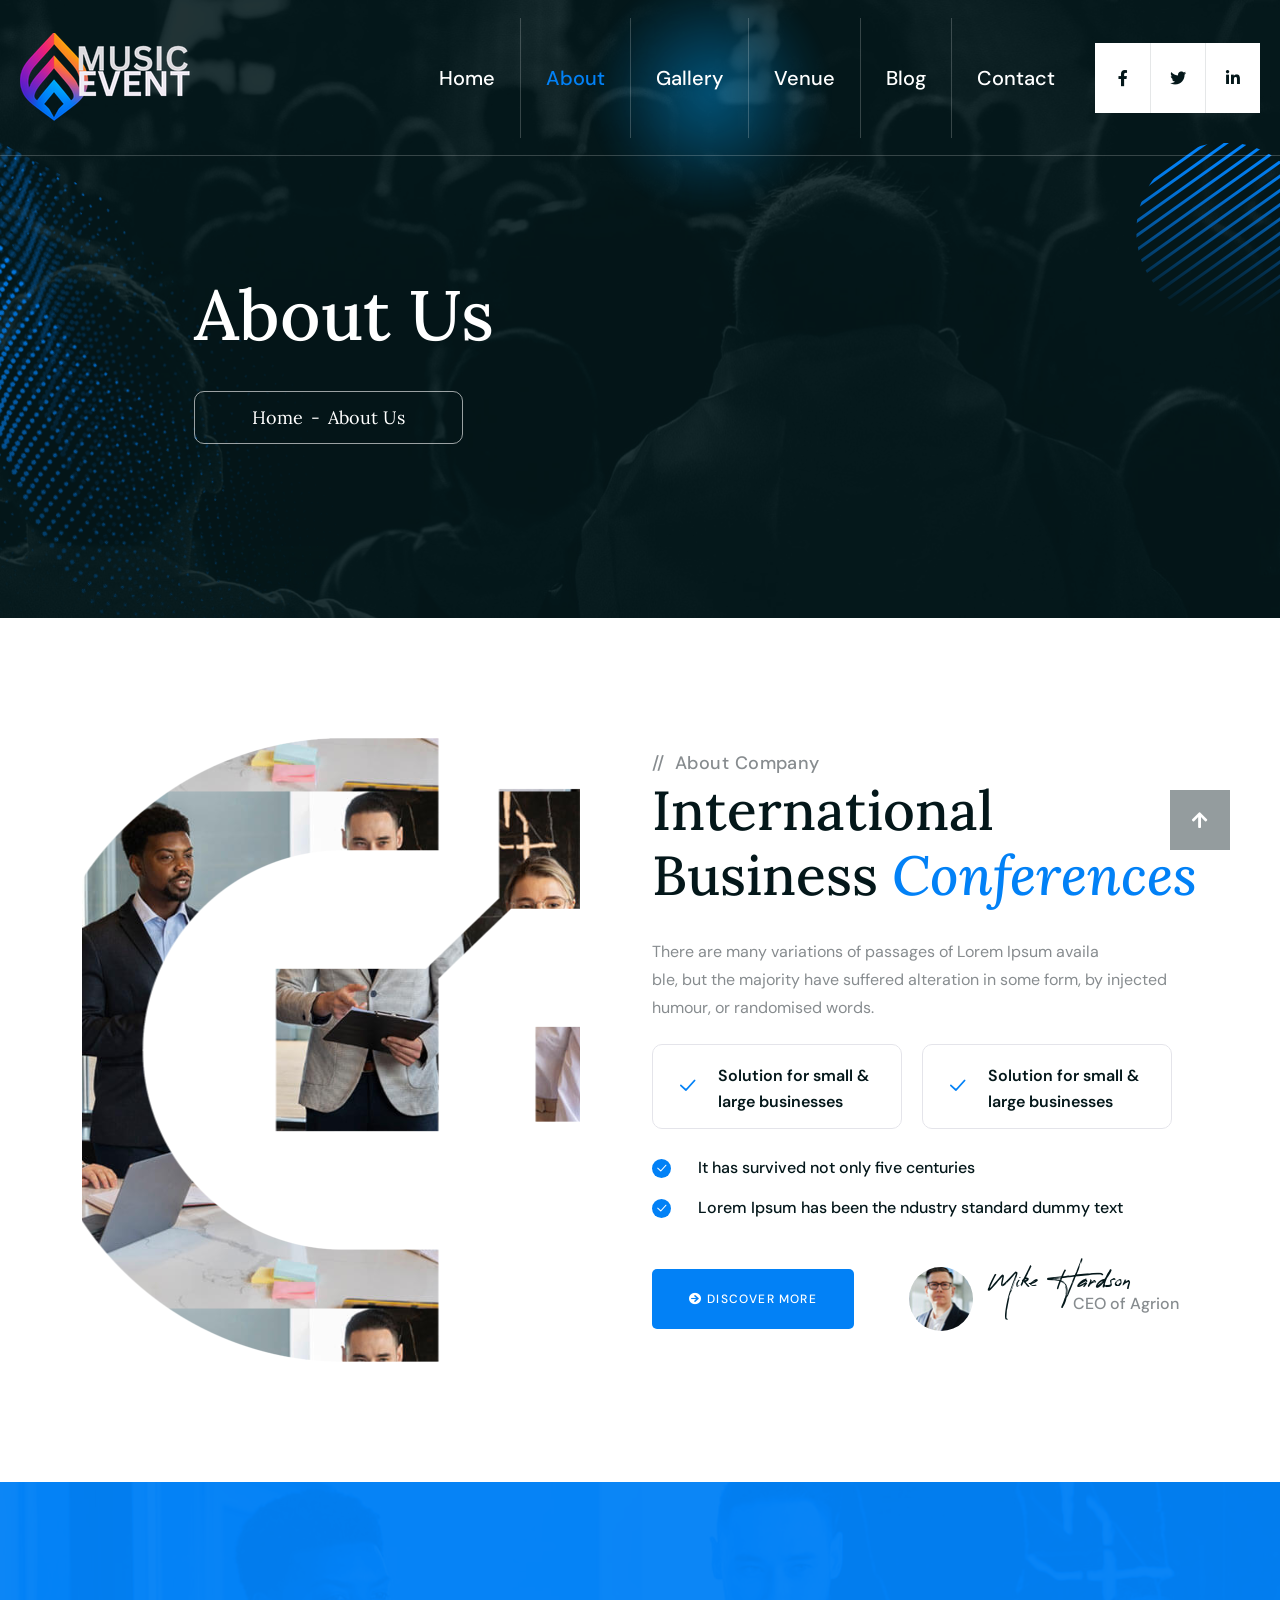
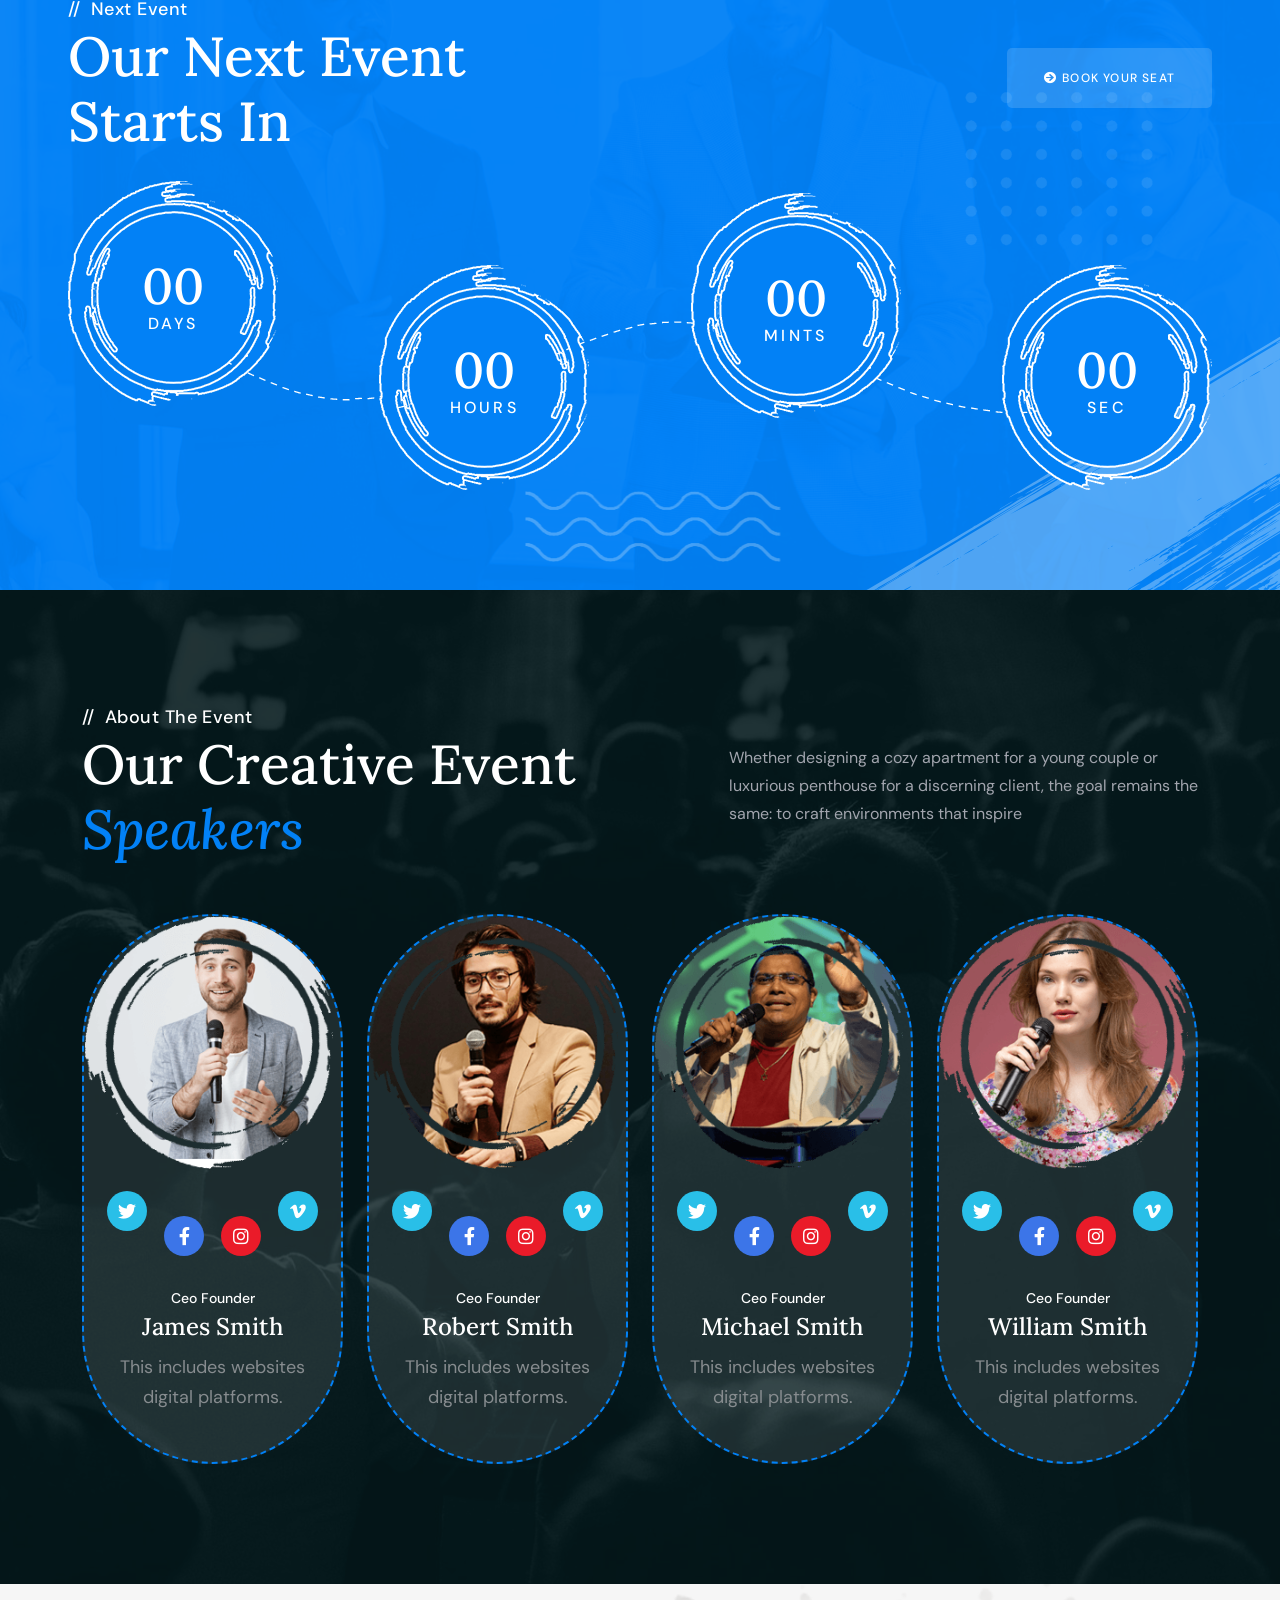
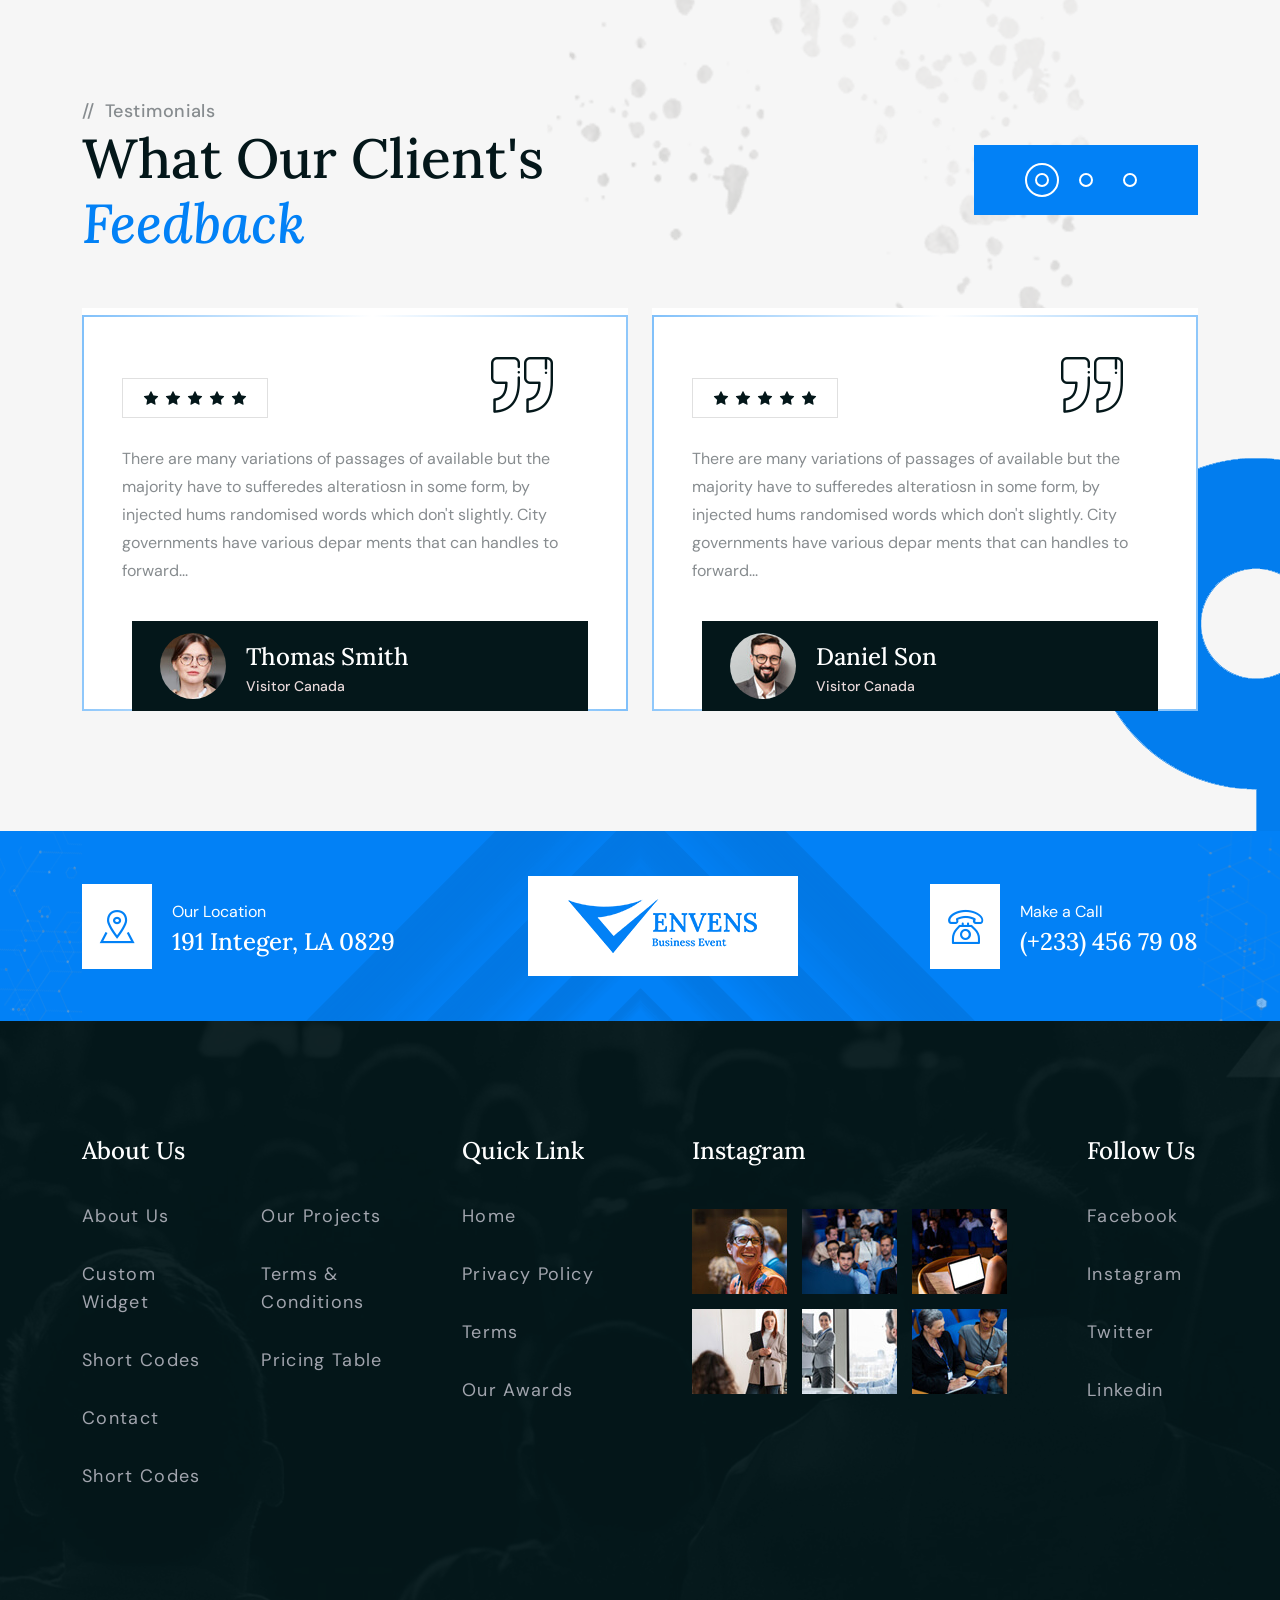
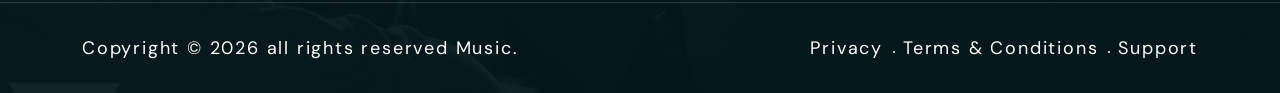
<file: about.html>
<!DOCTYPE html>
<html lang="en">


<head>
    <meta charset="UTF-8" />
    <meta name="viewport" content="width=device-width, initial-scale=1.0" />
    <title>Music Event</title>
    <!-- favicons Icons -->
    <link rel="apple-touch-icon" sizes="180x180" href="assets/images/favicons/apple-touch-icon.png" />
    <link rel="icon" type="image/png" sizes="32x32" href="assets/images/favicons/favicon-32x32.png" />
    <link rel="icon" type="image/png" sizes="16x16" href="assets/images/favicons/favicon-16x16.png" />
    <link rel="manifest" href="assets/images/favicons/site.webmanifest" />
    <meta name="description" content="envens HTML 5 Template " />

    <!-- fonts -->
    <link rel="preconnect" href="https://fonts.googleapis.com/">
    <link rel="preconnect" href="https://fonts.gstatic.com/" crossorigin>
    <link
        href="https://fonts.googleapis.com/css2?family=DM+Sans:ital,opsz,wght@0,9..40,100..1000;1,9..40,100..1000&amp;display=swap"
        rel="stylesheet">
    <link href="https://fonts.googleapis.com/css2?family=Lora:ital,wght@0,400..700;1,400..700&amp;display=swap"
        rel="stylesheet">



    <link rel="stylesheet" href="assets/vendors/bootstrap/css/bootstrap.min.css" />
    <link rel="stylesheet" href="assets/vendors/animate/animate.min.css" />
    <link rel="stylesheet" href="assets/vendors/animate/custom-animate.css" />
    <link rel="stylesheet" href="assets/vendors/fontawesome/css/all.min.css" />
    <link rel="stylesheet" href="assets/vendors/jarallax/jarallax.css" />
    <link rel="stylesheet" href="assets/vendors/jquery-magnific-popup/jquery.magnific-popup.css" />
    <link rel="stylesheet" href="assets/vendors/odometer/odometer.min.css" />
    <link rel="stylesheet" href="assets/vendors/swiper/swiper.min.css" />
    <link rel="stylesheet" href="assets/vendors/envens-icons/style.css">
    <link rel="stylesheet" href="assets/vendors/owl-carousel/owl.carousel.min.css" />
    <link rel="stylesheet" href="assets/vendors/owl-carousel/owl.theme.default.min.css" />
    <link rel="stylesheet" href="assets/vendors/bootstrap-select/css/bootstrap-select.min.css" />
    <link rel="stylesheet" href="assets/vendors/nice-select/nice-select.css" />
    <link rel="stylesheet" href="assets/vendors/jquery-ui/jquery-ui.css" />
    <link rel="stylesheet" href="assets/vendors/timepicker/timePicker.css" />
    <link rel="stylesheet" href="assets/vendors/reey-font/stylesheet.css" />

    <!-- template styles -->
    <link rel="stylesheet" href="assets/css/envens.css" />
    <link rel="stylesheet" href="assets/css/envens-responsive.css" />
    <link rel="stylesheet" href="assets/css/color-2.css" />
</head>

<body>



    <div class="preloader">
        <div class="preloader__image"></div>
    </div>
    <!-- /.preloader -->






    <div class="page-wrapper">
                <header class="main-header">
            <nav class="main-menu">
                <div class="main-menu__wrapper">
                    <div class="main-menu__wrapper-inner">
                        <div class="main-menu__left">
                            <div class="main-menu__logo">
                                <a href="index.html"><img src="assets/images/resources/logo-1.png" alt=""></a>
                            </div>
                            <div class="main-menu__login-box">
                                <div class="icon">
                                    <span class="icon-user"></span>
                                </div>
                                <div class="select-box">
                                    <select class="wide">
                                        <option data-display="Join With Us">Join With Us</option>
                                        <option value="1">Login</option>
                                        <option value="2">Register</option>
                                    </select>
                                </div>
                            </div>
                        </div>
                        <div class="main-menu__right">
                            <div class="main-menu__main-menu-box">
                                <a href="#" class="mobile-nav__toggler"><i class="fa fa-bars"></i></a>
                                <ul class="main-menu__list">
                                    <li><a href="index.html">Home </a></li>
                                    <li><a href="about.html">About</a></li>
                                    <li><a href="gallery.html">Gallery</a></li>
                                    <li><a href="venue.html">Venue</a></li>
                                    <li><a href="blog.html">Blog</a></li>
                                    <li><a href="contact.html">Contact</a></li>
                                </ul>
                            </div>
                            <div class="main-menu__social-and-search-box">
                                <div class="main-menu__social">
                                    <a href="#"><span class="fab fa-facebook-f"></span></a>
                                    <a href="#"><span class="fab fa-twitter"></span></a>
                                    <a href="#"><span class="fab fa-linkedin-in"></span></a>
                                </div>
                                <div class="main-menu__search-box">
                                    <a href="#" class="main-menu__search search-toggler">
                                        <span class="icon-loupe"></span>
                                        <p class="main-menu__search-text">Search here ..</p>
                                    </a>
                                </div>
                            </div>
                        </div>
                    </div>
                </div>
            </nav>
        </header>

        <div class="stricky-header stricked-menu main-menu main-menu-two">
            <div class="sticky-header__content"></div><!-- /.sticky-header__content -->
        </div><!-- /.stricky-header -->



        <!--Page Header Start-->
        <section class="page-header">
            <div class="page-header__bg" style="background-image: url(assets/images/backgrounds/page-header-bg.jpg);">
            </div>
            <div class="page-header__shape-1">
                <img src="assets/images/shapes/page-header-shape-1.png" alt="">
            </div>
            <div class="page-header__shape-2">
                <img src="assets/images/shapes/page-header-shape-2.png" alt="">
            </div>
            <div class="page-header__shape-3">
                <img src="assets/images/shapes/page-header-shape-3.png" alt="">
            </div>
            <div class="container">
                <div class="page-header__inner">
                    <h2>About Us</h2>
                    <div class="thm-breadcrumb__box">
                        <ul class="thm-breadcrumb list-unstyled">
                            <li><a href="index.html">Home</a></li>
                            <li><span>-</span></li>
                            <li>About Us</li>
                        </ul>
                    </div>
                </div>
            </div>
        </section>
        <!--Page Header End-->

        <!--About Two Start-->
        <section class="about-two">
            <div class="container">
                <div class="row">
                    <div class="col-xl-6">
                        <div class="about-two__left">
                            <div class="about-two__img"
                                style="background-image: url(assets/images/resources/about-two-img-2.png);"></div>
                        </div>
                    </div>
                    <div class="col-xl-6 wow fadeInRight" data-wow-delay="300ms">
                        <div class="about-two__right">
                            <div class="section-title text-left">
                                <div class="section-title__tagline-box">
                                    <p class="section-title__tagline section-title__tagline--two"><span>//</span> About
                                        Company</p>
                                </div>
                                <h2 class="section-title__title">International Business <span>Conferences</span></h2>
                            </div>
                            <p class="about-two__text">There are many variations of passages of Lorem Ipsum availa<br>
                                ble, but the majority have suffered alteration in some form, by injected<br> humour, or
                                randomised words.</p>
                            <div class="about-two__solution-box">
                                <div class="about-two__solution-single">
                                    <div class="icon">
                                        <span class="icon-check-1"></span>
                                    </div>
                                    <p class="about-two__solition-text">Solution for small &
                                        <br> large businesses</p>
                                </div>
                                <div class="about-two__solution-single">
                                    <div class="icon">
                                        <span class="icon-check-1"></span>
                                    </div>
                                    <p class="about-two__solition-text">Solution for small &
                                        <br> large businesses</p>
                                </div>
                            </div>
                            <ul class="about-two__points list-unstyled">
                                <li>
                                    <div class="icon">
                                        <span class="icon-check-1"></span>
                                    </div>
                                    <p>It has survived not only five centuries</p>
                                </li>
                                <li>
                                    <div class="icon">
                                        <span class="icon-check-1"></span>
                                    </div>
                                    <p>Lorem Ipsum has been the ndustry standard dummy text</p>
                                </li>
                            </ul>
                            <div class="about-two__btn-and-client-info">
                                <div class="about-two__btn-box">
                                    <a href="about.html" class="about-two__btn thm-btn-two"><span
                                            class="fas fa-arrow-circle-right"></span>Discover more</a>
                                </div>
                                <div class="about-two__client-info">
                                    <div class="about-two__client-img">
                                        <img src="assets/images/resources/about-two-client-img.jpg" alt="">
                                    </div>
                                    <div class="content">
                                        <h4>Mike Hardson</h4>
                                        <p>CEO of Agrion</p>
                                    </div>
                                </div>
                            </div>
                        </div>
                    </div>
                </div>
            </div>
        </section>
        <!--About Two End-->

        <!--Countdown One Start-->
        <section class="countdown-one">
            <div class="countdown-one__bg"
                style="background-image: url(assets/images/backgrounds/countdown-one-bg.jpg);"></div>
            <div class="countdown-one__shape-2 float-bob-x">
                <img src="assets/images/shapes/countdown-one-shape-2.png" alt="">
            </div>
            <div class="countdown-one__shape-3 float-bob-y">
                <img src="assets/images/shapes/countdown-one-shape-3.png" alt="">
            </div>
            <div class="countdown-one__shape-4 float-bob-y-2">
                <img src="assets/images/shapes/countdown-one-shape-4.png" alt="">
            </div>
            <div class="countdown-one__shape-5 zoominout">
                <img src="assets/images/shapes/countdown-one-shape-5.png" alt="">
            </div>
            <div class="countdown-one__shape-6">
                <img src="assets/images/shapes/countdown-one-shape-6.png" alt="">
            </div>
            <div class="countdown-one__shape-7">
                <img src="assets/images/shapes/countdown-one-shape-7.png" alt="">
            </div>
            <div class="countdown-one__shape-8 float-bob-x">
                <img src="assets/images/shapes/countdown-one-shape-8.png" alt="">
            </div>
            <div class="container">
                <div class="countdown-one__top">
                    <div class="section-title text-left">
                        <div class="section-title__tagline-box">
                            <p class="section-title__tagline section-title__tagline--two"><span>//</span> Next Event</p>
                        </div>
                        <h2 class="section-title__title">Our Next Event
                            <br> Starts In</h2>
                    </div>
                    <div class="countdown-one__btn-box">
                        <a href="contact.html" class="countdown-one__btn thm-btn-two"><span
                                class="fas fa-arrow-circle-right"></span>Book Your Seat</a>
                    </div>
                </div>
                <div class="countdown-one__inner">
                    <div class="countdown-one__shape-1">
                        <img src="assets/images/shapes/countdown-one-shape-1.png" alt="">
                    </div>
                    <div class="countdown time-countdown-one" data-countdown-time="2026/07/23">
                    </div>
                </div>
            </div>
        </section>
        <!--Countdown One End-->

        <!--Team Two Start-->
        <section class="team-two">
            <div class="team-two__bg" style="background-image: url(assets/images/backgrounds/team-two-bg.jpg);"></div>
            <div class="container">
                <div class="team-two__top">
                    <div class="section-title text-left">
                        <div class="section-title__tagline-box">
                            <p class="section-title__tagline section-title__tagline--two"><span>//</span> About The
                                Event</p>
                        </div>
                        <h2 class="section-title__title">Our Creative Event <br><span>Speakers</span></h2>
                    </div>
                    <p class="team-two__text">Whether designing a cozy apartment for a young couple or<br>
                        luxurious penthouse for a discerning client, the goal remains the
                        <br>same: to craft environments that inspire</p>
                </div>
                <div class="row">
                    <!--Team Two Single Start-->
                    <div class="col-xl-3 col-lg-6 col-md-6 wow fadeInLeft" data-wow-delay="100ms">
                        <div class="team-two__single">
                            <div class="team-two__img">
                                <img src="assets/images/team/team-2-1.png" alt="">
                            </div>
                            <div class="team-two__social">
                                <a href="#"><span class="fab fa-twitter"></span></a>
                                <a href="#" class="team-two__social-two"><span class="fab fa-facebook-f"></span></a>
                                <a href="#" class="team-two__social-three"><span class="fab fa-instagram"></span></a>
                                <a href="#"><span class="fab fa-vimeo-v"></span></a>
                            </div>
                            <div class="team-two__content">
                                <p class="team-two__sub-title">Ceo Founder</p>
                                <h3 class="team-two__title"><a href="speaker-single.html">James Smith</a></h3>
                                <p class="team-two__single-text">This includes websites
                                    <br> digital platforms.</p>
                            </div>
                        </div>
                    </div>
                    <!--Team Two Single End-->
                    <!--Team Two Single Start-->
                    <div class="col-xl-3 col-lg-6 col-md-6 wow fadeInLeft" data-wow-delay="300ms">
                        <div class="team-two__single">
                            <div class="team-two__img">
                                <img src="assets/images/team/team-2-2.png" alt="">
                            </div>
                            <div class="team-two__social">
                                <a href="#"><span class="fab fa-twitter"></span></a>
                                <a href="#" class="team-two__social-two"><span class="fab fa-facebook-f"></span></a>
                                <a href="#" class="team-two__social-three"><span class="fab fa-instagram"></span></a>
                                <a href="#"><span class="fab fa-vimeo-v"></span></a>
                            </div>
                            <div class="team-two__content">
                                <p class="team-two__sub-title">Ceo Founder</p>
                                <h3 class="team-two__title"><a href="speaker-single.html">Robert Smith</a></h3>
                                <p class="team-two__single-text">This includes websites
                                    <br> digital platforms.</p>
                            </div>
                        </div>
                    </div>
                    <!--Team Two Single End-->
                    <!--Team Two Single Start-->
                    <div class="col-xl-3 col-lg-6 col-md-6 wow fadeInRight" data-wow-delay="600ms">
                        <div class="team-two__single">
                            <div class="team-two__img">
                                <img src="assets/images/team/team-2-3.png" alt="">
                            </div>
                            <div class="team-two__social">
                                <a href="#"><span class="fab fa-twitter"></span></a>
                                <a href="#" class="team-two__social-two"><span class="fab fa-facebook-f"></span></a>
                                <a href="#" class="team-two__social-three"><span class="fab fa-instagram"></span></a>
                                <a href="#"><span class="fab fa-vimeo-v"></span></a>
                            </div>
                            <div class="team-two__content">
                                <p class="team-two__sub-title">Ceo Founder</p>
                                <h3 class="team-two__title"><a href="speaker-single.html">Michael Smith</a></h3>
                                <p class="team-two__single-text">This includes websites
                                    <br> digital platforms.</p>
                            </div>
                        </div>
                    </div>
                    <!--Team Two Single End-->
                    <!--Team Two Single Start-->
                    <div class="col-xl-3 col-lg-6 col-md-6 wow fadeInRight" data-wow-delay="900ms">
                        <div class="team-two__single">
                            <div class="team-two__img">
                                <img src="assets/images/team/team-2-4.png" alt="">
                            </div>
                            <div class="team-two__social">
                                <a href="#"><span class="fab fa-twitter"></span></a>
                                <a href="#" class="team-two__social-two"><span class="fab fa-facebook-f"></span></a>
                                <a href="#" class="team-two__social-three"><span class="fab fa-instagram"></span></a>
                                <a href="#"><span class="fab fa-vimeo-v"></span></a>
                            </div>
                            <div class="team-two__content">
                                <p class="team-two__sub-title">Ceo Founder</p>
                                <h3 class="team-two__title"><a href="speaker-single.html">William Smith</a></h3>
                                <p class="team-two__single-text">This includes websites
                                    <br> digital platforms.</p>
                            </div>
                        </div>
                    </div>
                    <!--Team Two Single End-->
                </div>
            </div>
        </section>
        <!--Team Two End-->

        <!--Testimonial One Start-->
        <section class="testimonial-one">
            <div class="testimonial-one__shape-1 img-bounce">
                <img src="assets/images/shapes/testimonial-one-shape-1.png" alt="">
            </div>
            <div class="testimonial-one__shape-2 float-bob-x">
                <img src="assets/images/shapes/testimonial-one-shape-2.png" alt="">
            </div>
            <div class="container">
                <div class="testimonial-one__top">
                    <div class="section-title text-left">
                        <div class="section-title__tagline-box">
                            <p class="section-title__tagline section-title__tagline--two"><span>//</span> Testimonials
                            </p>
                        </div>
                        <h2 class="section-title__title">What Our Client's <br><span>Feedback</span></h2>
                    </div>
                    <div class="testimonial-one__dot-style">
                        <div class="swiper-dot-style1"></div>
                    </div>
                </div>
                <div class="testimonial-one__bottom">
                    <div class="thm-swiper__slider swiper-container" data-swiper-options='{
                        "slidesPerView": 1, 
                        "spaceBetween": 0,
                        "speed": 2000,
                        "loop": true,
                        "pagination": {
                            "el": ".swiper-dot-style1",
                            "type": "bullets",
                            "clickable": true
                        },

                        

                        "navigation": {
                            "nextEl": ".swiper-button-prev1",
                            "prevEl": ".swiper-button-next1"
                        },
                        "autoplay": { "delay": 9000 },
                        "breakpoints": {
                                "0": {
                                    "spaceBetween": 0,
                                    "slidesPerView": 1
                                },
                                "375": {
                                    "spaceBetween": 0,
                                    "slidesPerView": 1
                                },
                                "575": {
                                    "spaceBetween": 0,
                                    "slidesPerView": 1
                                },
                                "768": {
                                    "spaceBetween": 24,
                                    "slidesPerView": 1
                                },
                                "992": {
                                    "spaceBetween": 24,
                                    "slidesPerView": 2
                                },
                                "1344": {
                                    "spaceBetween": 24,
                                    "slidesPerView":3
                                }
                            }
                    }'>
                        <div class="swiper-wrapper">
                            <!--Testimonial One Single Start-->
                            <div class="swiper-slide">
                                <div class="testimonial-one__single">
                                    <div class="testimonial-one__quote">
                                        <span class="icon-quotation"></span>
                                    </div>
                                    <div class="testimonial-one__ratting">
                                        <span class="icon-star"></span>
                                        <span class="icon-star"></span>
                                        <span class="icon-star"></span>
                                        <span class="icon-star"></span>
                                        <span class="icon-star"></span>
                                    </div>
                                    <p class="testimonial-one__text">There are many variations of passages of
                                        available but the majority have to sufferedes
                                        alteratiosn in some form, by injected hums
                                        randomised words which don't slightly. City
                                        governments have various depar ments
                                        that can handles to forward...</p>
                                    <div class="testimonial-one__client-info">
                                        <div class="testimonial-one__client-img">
                                            <img src="assets/images/testimonial/testimonial-1-1.jpg" alt="">
                                        </div>
                                        <div class="testimonial-one__client-content">
                                            <h3><a href="testimonials.html">Thomas Smith</a></h3>
                                            <p>Visitor Canada</p>
                                        </div>
                                    </div>
                                </div>
                            </div>
                            <!--Testimonial One Single End-->
                            <!--Testimonial One Single Start-->
                            <div class="swiper-slide">
                                <div class="testimonial-one__single">
                                    <div class="testimonial-one__quote">
                                        <span class="icon-quotation"></span>
                                    </div>
                                    <div class="testimonial-one__ratting">
                                        <span class="icon-star"></span>
                                        <span class="icon-star"></span>
                                        <span class="icon-star"></span>
                                        <span class="icon-star"></span>
                                        <span class="icon-star"></span>
                                    </div>
                                    <p class="testimonial-one__text">There are many variations of passages of
                                        available but the majority have to sufferedes
                                        alteratiosn in some form, by injected hums
                                        randomised words which don't slightly. City
                                        governments have various depar ments
                                        that can handles to forward...</p>
                                    <div class="testimonial-one__client-info">
                                        <div class="testimonial-one__client-img">
                                            <img src="assets/images/testimonial/testimonial-1-2.jpg" alt="">
                                        </div>
                                        <div class="testimonial-one__client-content">
                                            <h3><a href="testimonials.html">Daniel Son </a></h3>
                                            <p>Visitor Canada</p>
                                        </div>
                                    </div>
                                </div>
                            </div>
                            <!--Testimonial One Single End-->
                            <!--Testimonial One Single Start-->
                            <div class="swiper-slide">
                                <div class="testimonial-one__single">
                                    <div class="testimonial-one__quote">
                                        <span class="icon-quotation"></span>
                                    </div>
                                    <div class="testimonial-one__ratting">
                                        <span class="icon-star"></span>
                                        <span class="icon-star"></span>
                                        <span class="icon-star"></span>
                                        <span class="icon-star"></span>
                                        <span class="icon-star"></span>
                                    </div>
                                    <p class="testimonial-one__text">There are many variations of passages of
                                        available but the majority have to sufferedes
                                        alteratiosn in some form, by injected hums
                                        randomised words which don't slightly. City
                                        governments have various depar ments
                                        that can handles to forward...</p>
                                    <div class="testimonial-one__client-info">
                                        <div class="testimonial-one__client-img">
                                            <img src="assets/images/testimonial/testimonial-1-3.jpg" alt="">
                                        </div>
                                        <div class="testimonial-one__client-content">
                                            <h3><a href="testimonials.html">Donald Smith</a></h3>
                                            <p>Visitor Canada</p>
                                        </div>
                                    </div>
                                </div>
                            </div>
                            <!--Testimonial One Single End-->
                        </div>
                    </div>
                </div>
            </div>
        </section>
        <!--Testimonial One End-->

        <!--Site Footer Two Start-->
        <footer class="site-footer-two">
            <div class="site-footer-two__bg"
                style="background-image: url(assets/images/backgrounds/site-footer-two-bg.jpg);"></div>
            <div class="site-footer-two__shape-bg-1"
                style="background-image: url(assets/images/shapes/site-footer-two-shape-bg-1.png);"></div>
            <div class="site-footer-two__top">
                <div class="site-footer-two__top-shape-2 float-bob-x">
                    <img src="assets/images/shapes/site-footer-two-top-shape-2.png" alt="">
                </div>
                <div class="site-footer-two__top-shape-3 float-bob-y">
                    <img src="assets/images/shapes/site-footer-two-top-shape-3.png" alt="">
                </div>
                <div class="container">
                    <div class="site-footer-two__top-inner">
                        <div class="site-footer-two__top-shape-1 img-bounce">
                            <img src="assets/images/shapes/site-footer-two-top-shape-1.png" alt="">
                        </div>
                        <div class="site-footer-two__top-icon-box">
                            <div class="site-footer-two__top-icon">
                                <span class="icon-placeholder"></span>
                            </div>
                            <div class="site-footer-two__top-icon-content">
                                <p>Our Location</p>
                                <h5>191 Integer, LA 0829</h5>
                            </div>
                        </div>
                        <div class="site-footer-two__logo">
                            <a href="index.html"><img src="assets/images/resources/site-footer-logo-2.png" alt=""></a>
                        </div>
                        <div class="site-footer-two__top-icon-box">
                            <div class="site-footer-two__top-icon">
                                <span class="icon-telephone"></span>
                            </div>
                            <div class="site-footer-two__top-icon-content">
                                <p>Make a Call</p>
                                <h5><a href="tel:2334567908">(+233) 456 79 08</a></h5>
                            </div>
                        </div>
                    </div>
                </div>
            </div>
            <div class="site-footer-two__middle">
                <div class="container">
                    <div class="site-footer-two__middle-inner">
                        <div class="row">
                            <div class="col-xl-4 col-lg-6 col-md-6 wow fadeInUp" data-wow-delay="100ms">
                                <div class="footer-widget-two__column footer-widget-two__about">
                                    <div class="footer-widget-two__title-box">
                                        <h3 class="footer-widget-two__title">About Us</h3>
                                    </div>
                                    <div class="footer-widget-two__link-list-box">
                                        <ul class="footer-widget-two__link-list list-unstyled">
                                            <li><a href="about.html">About Us</a></li>
                                            <li><a href="about.html">Custom Widget</a></li>
                                            <li><a href="about.html">Short Codes</a></li>
                                            <li><a href="contact.html">Contact</a></li>
                                            <li><a href="about.html">Short Codes</a></li>
                                        </ul>
                                        <ul
                                            class="footer-widget-two__link-list footer-widget-two__link-list--two list-unstyled">
                                            <li><a href="gallery.html">Our Projects</a></li>
                                            <li><a href="about.html">Terms & Conditions</a></li>
                                            <li><a href="pricing.html">Pricing Table</a></li>
                                        </ul>
                                    </div>
                                </div>
                            </div>
                            <div class="col-xl-3 col-lg-6 col-md-6 wow fadeInUp" data-wow-delay="200ms">
                                <div class="footer-widget-two__column footer-widget-two__link">
                                    <div class="footer-widget-two__title-box">
                                        <h3 class="footer-widget-two__title">Quick Link</h3>
                                    </div>
                                    <ul class="footer-widget-two__link-list list-unstyled">
                                        <li><a href="index.html">Home</a></li>
                                        <li><a href="about.html">Privacy Policy</a></li>
                                        <li><a href="speaker.html">Terms</a></li>
                                        <li><a href="sponsors.html">Our Awards</a></li>
                                    </ul>
                                </div>
                            </div>
                            <div class="col-xl-3 col-lg-6 col-md-6 wow fadeInUp" data-wow-delay="300ms">
                                <div class="footer-widget-two__column footer-widget-two__gallery">
                                    <div class="footer-widget-two__title-box">
                                        <h3 class="footer-widget-two__title">Instagram</h3>
                                    </div>
                                    <ul class="footer-widget-two__gallery-list list-unstyled clearfix">
                                        <li>
                                            <div class="footer-widget-two__gallery-img">
                                                <img src="assets/images/gallery/footer-widget-two-gallery-1-1.jpg"
                                                    alt="">
                                                <a href="#"><span class="icon-link"></span></a>
                                            </div>
                                        </li>
                                        <li>
                                            <div class="footer-widget-two__gallery-img">
                                                <img src="assets/images/gallery/footer-widget-two-gallery-1-2.jpg"
                                                    alt="">
                                                <a href="#"><span class="icon-link"></span></a>
                                            </div>
                                        </li>
                                        <li>
                                            <div class="footer-widget-two__gallery-img">
                                                <img src="assets/images/gallery/footer-widget-two-gallery-1-3.jpg"
                                                    alt="">
                                                <a href="#"><span class="icon-link"></span></a>
                                            </div>
                                        </li>
                                        <li>
                                            <div class="footer-widget-two__gallery-img">
                                                <img src="assets/images/gallery/footer-widget-two-gallery-1-4.jpg"
                                                    alt="">
                                                <a href="#"><span class="icon-link"></span></a>
                                            </div>
                                        </li>
                                        <li>
                                            <div class="footer-widget-two__gallery-img">
                                                <img src="assets/images/gallery/footer-widget-two-gallery-1-5.jpg"
                                                    alt="">
                                                <a href="#"><span class="icon-link"></span></a>
                                            </div>
                                        </li>
                                        <li>
                                            <div class="footer-widget-two__gallery-img">
                                                <img src="assets/images/gallery/footer-widget-two-gallery-1-6.jpg"
                                                    alt="">
                                                <a href="#"><span class="icon-link"></span></a>
                                            </div>
                                        </li>
                                    </ul>
                                </div>
                            </div>
                            <div class="col-xl-2 col-lg-6 col-md-6 wow fadeInUp" data-wow-delay="400ms">
                                <div class="footer-widget-two__column footer-widget-two__social">
                                    <div class="footer-widget-two__title-box">
                                        <h3 class="footer-widget-two__title">Follow Us</h3>
                                    </div>
                                    <ul class="footer-widget-two__link-list list-unstyled">
                                        <li><a href="#">Facebook</a></li>
                                        <li><a href="#">Instagram</a></li>
                                        <li><a href="#">Twitter</a></li>
                                        <li><a href="#">Linkedin</a></li>
                                    </ul>
                                </div>
                            </div>
                        </div>
                    </div>
                </div>
            </div>
            <div class="site-footer-two__bottom">
                <div class="container">
                    <div class="site-footer-two__bottom-inner">
                        <p class="site-footer-two__bottom-text">Copyright © 2026 all rights reserved Music.</p>
                        <ul class="list-unstyled site-footer-two__botom-menu">
                            <li><a href="about.html">Privacy</a></li>
                            <li><a href="about.html">Terms & Conditions</a></li>
                            <li><a href="sponsors.html">Support</a></li>
                        </ul>
                    </div>
                </div>
            </div>
        </footer>
        <!--Site Footer Two End-->


    </div><!-- /.page-wrapper -->


    <div class="mobile-nav__wrapper">
        <div class="mobile-nav__overlay mobile-nav__toggler"></div>
        <!-- /.mobile-nav__overlay -->
        <div class="mobile-nav__content">
            <span class="mobile-nav__close mobile-nav__toggler"><i class="fa fa-times"></i></span>

            <div class="logo-box">
                <a href="index.html" aria-label="logo image"><img src="assets/images/resources/logo-2.png" width="150"
                        alt="" /></a>
            </div>
            <!-- /.logo-box -->
            <div class="mobile-nav__container"></div>
            <!-- /.mobile-nav__container -->

            <ul class="mobile-nav__contact list-unstyled">
                <li>
                    <i class="fa fa-envelope"></i>
                    <a href="mailto:needhelp@packageName__.com">needhelp@envens.com</a>
                </li>
                <li>
                    <i class="fa fa-phone-alt"></i>
                    <a href="tel:666-888-0000">01733497912</a>
                </li>
            </ul><!-- /.mobile-nav__contact -->
            <div class="mobile-nav__top">
                <div class="mobile-nav__social">
                    <a href="#" class="fab fa-twitter"></a>
                    <a href="#" class="fab fa-facebook-square"></a>
                    <a href="#" class="fab fa-pinterest-p"></a>
                    <a href="#" class="fab fa-instagram"></a>
                </div><!-- /.mobile-nav__social -->
            </div><!-- /.mobile-nav__top -->



        </div>
        <!-- /.mobile-nav__content -->
    </div>
    <!-- /.mobile-nav__wrapper -->

    <div class="search-popup">
        <div class="search-popup__overlay search-toggler"></div>
        <!-- /.search-popup__overlay -->
        <div class="search-popup__content">
            <form action="#">
                <label for="search" class="sr-only">search here</label><!-- /.sr-only -->
                <input type="text" id="search" placeholder="Search Here..." />
                <button type="submit" aria-label="search submit" class="thm-btn">
                    <i class="fas fa-search"></i>
                </button>
            </form>
        </div>
        <!-- /.search-popup__content -->
    </div>
    <!-- /.search-popup -->

    <a href="#" data-target="html" class="scroll-to-target scroll-to-top"><i class="fas fa-arrow-up"></i></a>


    <script src="assets/vendors/jquery/jquery-3.6.0.min.js"></script>
    <script src="assets/vendors/bootstrap/js/bootstrap.bundle.min.js"></script>
    <script src="assets/vendors/jarallax/jarallax.min.js"></script>
    <script src="assets/vendors/jquery-ajaxchimp/jquery.ajaxchimp.min.js"></script>
    <script src="assets/vendors/jquery-appear/jquery.appear.min.js"></script>
    <script src="assets/vendors/jquery-circle-progress/jquery.circle-progress.min.js"></script>
    <script src="assets/vendors/jquery-magnific-popup/jquery.magnific-popup.min.js"></script>
    <script src="assets/vendors/jquery-validate/jquery.validate.min.js"></script>
    <script src="assets/vendors/odometer/odometer.min.js"></script>
    <script src="assets/vendors/swiper/swiper.min.js"></script>
    <script src="assets/vendors/wnumb/wNumb.min.js"></script>
    <script src="assets/vendors/wow/wow.js"></script>
    <script src="assets/vendors/isotope/isotope.js"></script>
    <script src="assets/vendors/owl-carousel/owl.carousel.min.js"></script>
    <script src="assets/vendors/bootstrap-select/js/bootstrap-select.min.js"></script>
    <script src="assets/vendors/jquery-ui/jquery-ui.js"></script>
    <script src="assets/vendors/timepicker/timePicker.js"></script>
    <script src="assets/vendors/jquery.circle-type/jquery.circleType.js"></script>
    <script src="assets/vendors/jquery.circle-type/jquery.lettering.min.js"></script>
    <script src="assets/vendors/nice-select/jquery.nice-select.min.js"></script>
    <script src="assets/vendors/countdown/countdown.min.js"></script>
    <script src="assets/vendors/marque/marquee.min.js"></script>





    <!-- template js -->
    <script src="assets/js/envens.js"></script>
</body>


</html>
</file>
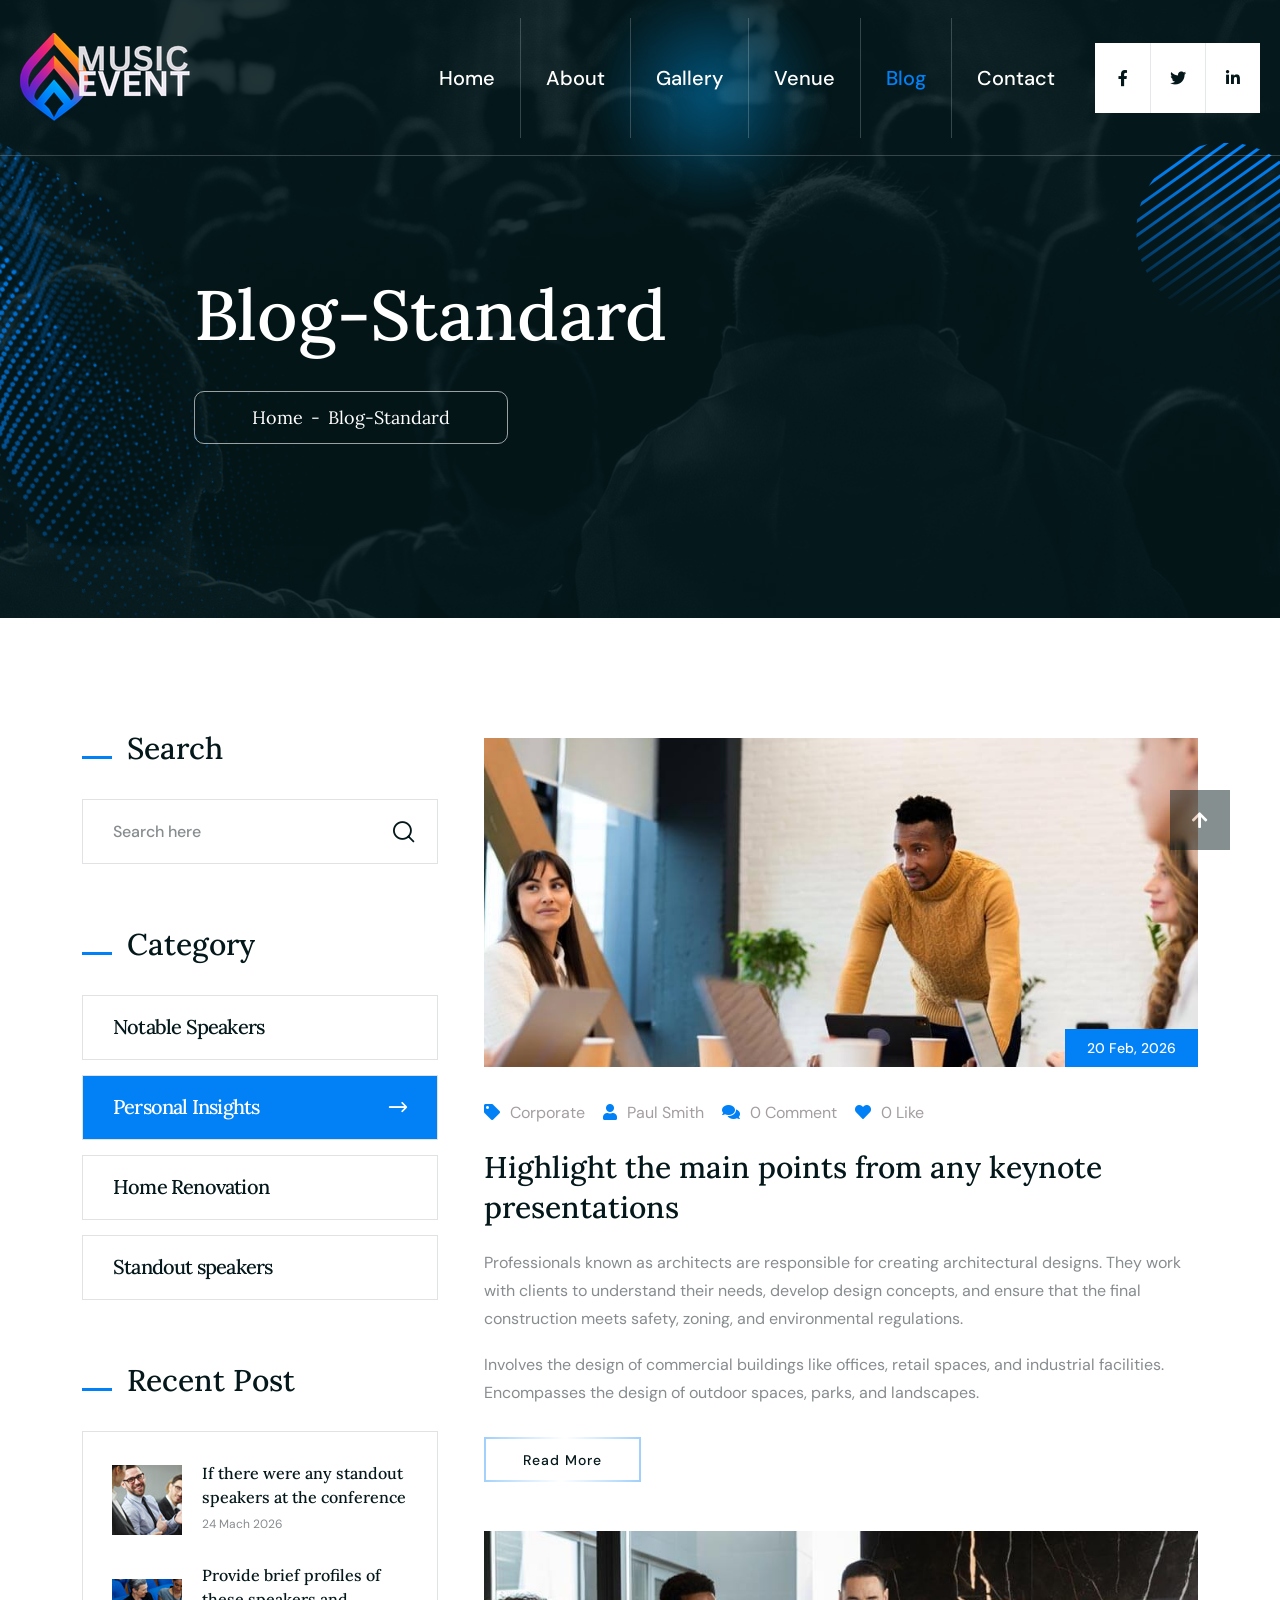
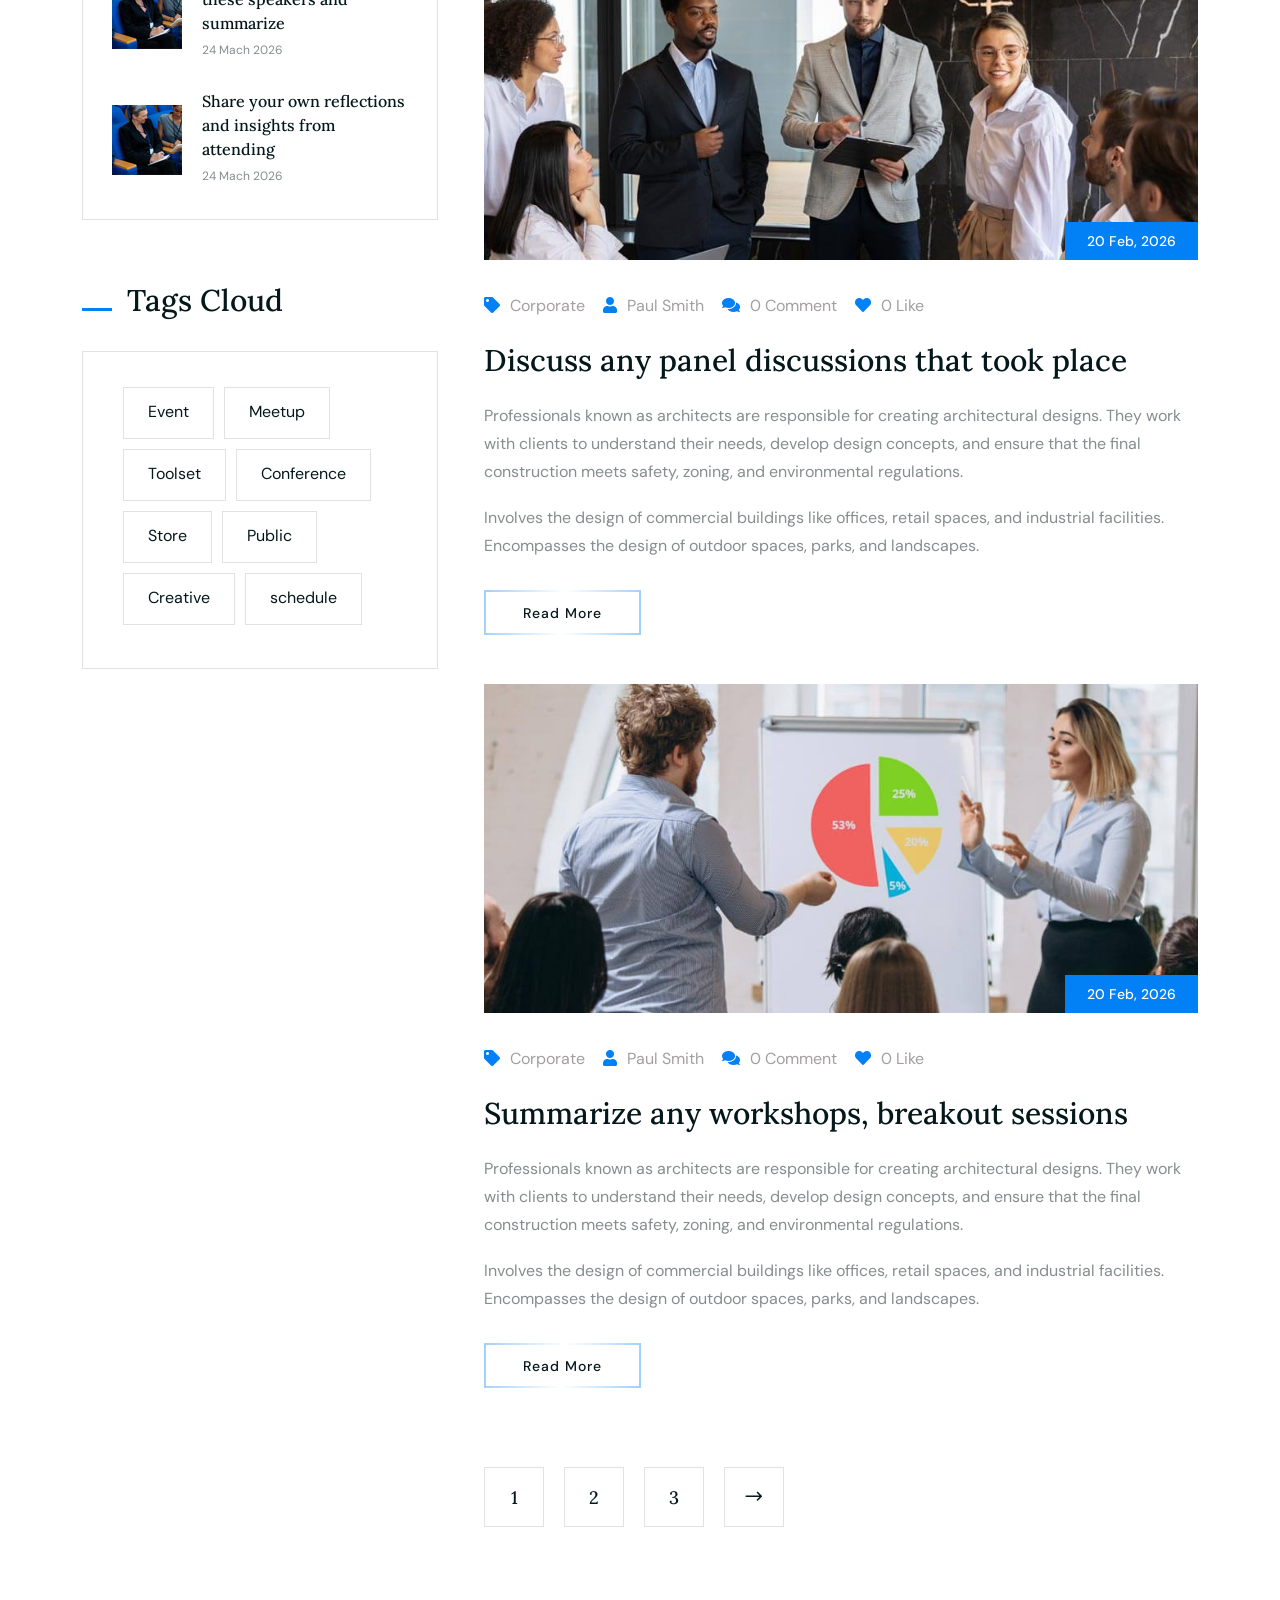
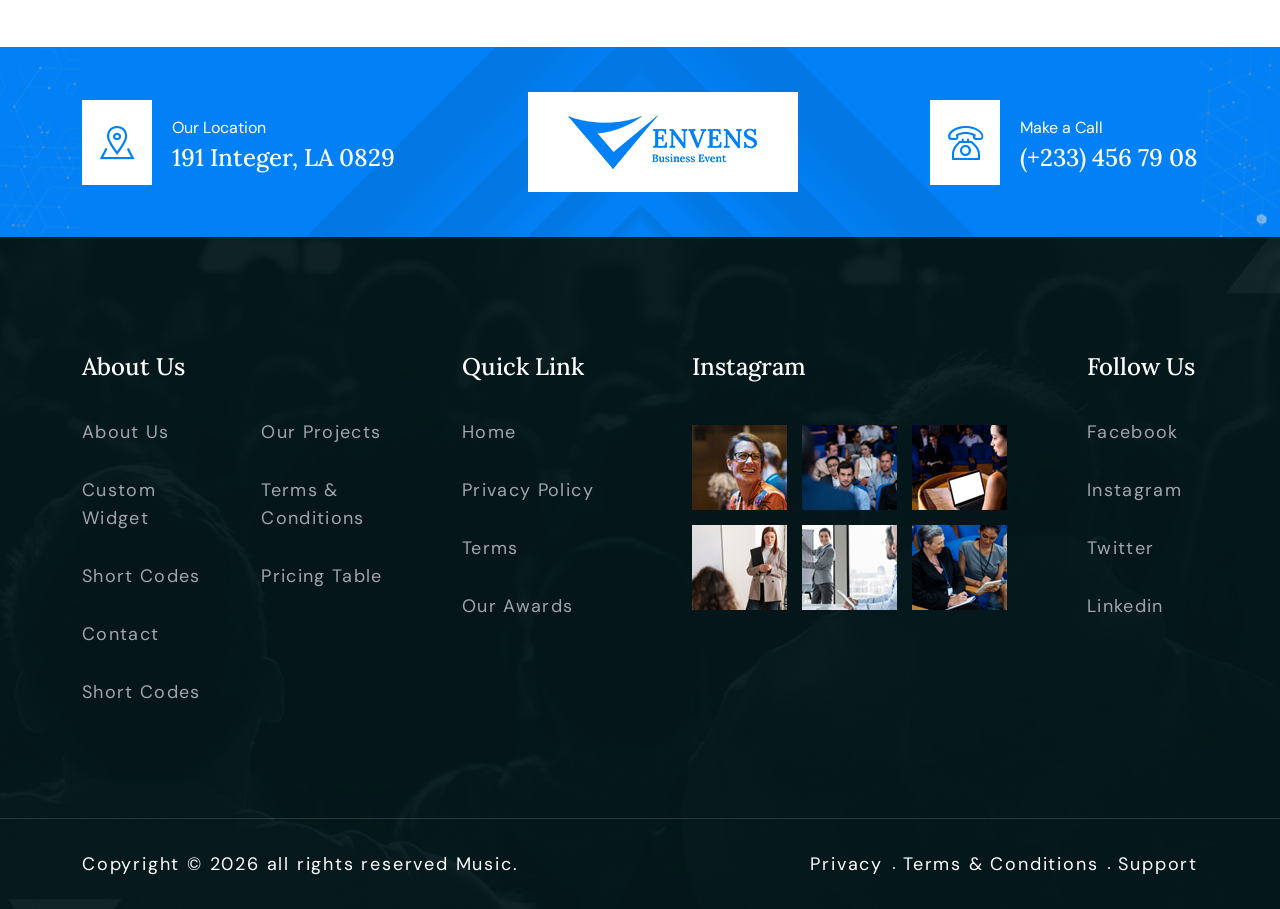
<file: blog.html>
<!DOCTYPE html>
<html lang="en">


<head>
    <meta charset="UTF-8" />
    <meta name="viewport" content="width=device-width, initial-scale=1.0" />
    <title>Music Event</title>
    <!-- favicons Icons -->
    <link rel="apple-touch-icon" sizes="180x180" href="assets/images/favicons/apple-touch-icon.png" />
    <link rel="icon" type="image/png" sizes="32x32" href="assets/images/favicons/favicon-32x32.png" />
    <link rel="icon" type="image/png" sizes="16x16" href="assets/images/favicons/favicon-16x16.png" />
    <link rel="manifest" href="assets/images/favicons/site.webmanifest" />
    <meta name="description" content="envens HTML 5 Template " />

    <!-- fonts -->
    <link rel="preconnect" href="https://fonts.googleapis.com/">
    <link rel="preconnect" href="https://fonts.gstatic.com/" crossorigin>
    <link
        href="https://fonts.googleapis.com/css2?family=DM+Sans:ital,opsz,wght@0,9..40,100..1000;1,9..40,100..1000&amp;display=swap"
        rel="stylesheet">
    <link href="https://fonts.googleapis.com/css2?family=Lora:ital,wght@0,400..700;1,400..700&amp;display=swap"
        rel="stylesheet">



    <link rel="stylesheet" href="assets/vendors/bootstrap/css/bootstrap.min.css" />
    <link rel="stylesheet" href="assets/vendors/animate/animate.min.css" />
    <link rel="stylesheet" href="assets/vendors/animate/custom-animate.css" />
    <link rel="stylesheet" href="assets/vendors/fontawesome/css/all.min.css" />
    <link rel="stylesheet" href="assets/vendors/jarallax/jarallax.css" />
    <link rel="stylesheet" href="assets/vendors/jquery-magnific-popup/jquery.magnific-popup.css" />
    <link rel="stylesheet" href="assets/vendors/odometer/odometer.min.css" />
    <link rel="stylesheet" href="assets/vendors/swiper/swiper.min.css" />
    <link rel="stylesheet" href="assets/vendors/envens-icons/style.css">
    <link rel="stylesheet" href="assets/vendors/owl-carousel/owl.carousel.min.css" />
    <link rel="stylesheet" href="assets/vendors/owl-carousel/owl.theme.default.min.css" />
    <link rel="stylesheet" href="assets/vendors/bootstrap-select/css/bootstrap-select.min.css" />
    <link rel="stylesheet" href="assets/vendors/nice-select/nice-select.css" />
    <link rel="stylesheet" href="assets/vendors/jquery-ui/jquery-ui.css" />
    <link rel="stylesheet" href="assets/vendors/timepicker/timePicker.css" />
    <link rel="stylesheet" href="assets/vendors/reey-font/stylesheet.css" />

    <!-- template styles -->
    <link rel="stylesheet" href="assets/css/envens.css" />
    <link rel="stylesheet" href="assets/css/envens-responsive.css" />
    <link rel="stylesheet" href="assets/css/color-2.css" />
</head>

<body>



    <div class="preloader">
        <div class="preloader__image"></div>
    </div>
    <!-- /.preloader -->






    <div class="page-wrapper">
        <header class="main-header">
            <nav class="main-menu">
                <div class="main-menu__wrapper">
                    <div class="main-menu__wrapper-inner">
                        <div class="main-menu__left">
                            <div class="main-menu__logo">
                                <a href="index.html"><img src="assets/images/resources/logo-1.png" alt=""></a>
                            </div>
                            <div class="main-menu__login-box">
                                <div class="icon">
                                    <span class="icon-user"></span>
                                </div>
                                <div class="select-box">
                                    <select class="wide">
                                        <option data-display="Join With Us">Join With Us</option>
                                        <option value="1">Login</option>
                                        <option value="2">Register</option>
                                    </select>
                                </div>
                            </div>
                        </div>
                        <div class="main-menu__right">
                            <div class="main-menu__main-menu-box">
                                <a href="#" class="mobile-nav__toggler"><i class="fa fa-bars"></i></a>
                                <ul class="main-menu__list">
                                    <li><a href="index.html">Home </a></li>
                                    <li><a href="about.html">About</a></li>
                                    <li><a href="gallery.html">Gallery</a></li>
                                    <li><a href="venue.html">Venue</a></li>
                                    <li><a href="blog.html">Blog</a></li>
                                    <li><a href="contact.html">Contact</a></li>
                                </ul>
                            </div>
                            <div class="main-menu__social-and-search-box">
                                <div class="main-menu__social">
                                    <a href="#"><span class="fab fa-facebook-f"></span></a>
                                    <a href="#"><span class="fab fa-twitter"></span></a>
                                    <a href="#"><span class="fab fa-linkedin-in"></span></a>
                                </div>
                                <div class="main-menu__search-box">
                                    <a href="#" class="main-menu__search search-toggler">
                                        <span class="icon-loupe"></span>
                                        <p class="main-menu__search-text">Search here ..</p>
                                    </a>
                                </div>
                            </div>
                        </div>
                    </div>
                </div>
            </nav>
        </header>

        <div class="stricky-header stricked-menu main-menu main-menu-two">
            <div class="sticky-header__content"></div><!-- /.sticky-header__content -->
        </div><!-- /.stricky-header -->



        <!--Page Header Start-->
        <section class="page-header">
            <div class="page-header__bg" style="background-image: url(assets/images/backgrounds/page-header-bg.jpg);">
            </div>
            <div class="page-header__shape-1">
                <img src="assets/images/shapes/page-header-shape-1.png" alt="">
            </div>
            <div class="page-header__shape-2">
                <img src="assets/images/shapes/page-header-shape-2.png" alt="">
            </div>
            <div class="page-header__shape-3">
                <img src="assets/images/shapes/page-header-shape-3.png" alt="">
            </div>
            <div class="container">
                <div class="page-header__inner">
                    <h2>Blog-Standard </h2>
                    <div class="thm-breadcrumb__box">
                        <ul class="thm-breadcrumb list-unstyled">
                            <li><a href="index.html">Home</a></li>
                            <li><span>-</span></li>
                            <li>Blog-Standard</li>
                        </ul>
                    </div>
                </div>
            </div>
        </section>
        <!--Page Header End-->

        <!--Blog Page Start-->
        <section class="blog-page">
            <div class="container">
                <div class="row">
                    <div class="col-xl-4 col-lg-5">
                        <div class="sidebar">
                            <div class="sidebar__single sidebar__search">
                                <h3 class="sidebar__title">Search</h3>
                                <form action="#" class="sidebar__search-form">
                                    <input type="search" placeholder="Search here">
                                    <button type="submit"><i class="icon-loupe"></i></button>
                                </form>
                            </div>
                            <div class="sidebar__single sidebar__category">
                                <h3 class="sidebar__title">Category</h3>
                                <ul class="blog-details__catagories-list list-unstyled">
                                    <li>
                                        <a href="blog-details.html">Notable Speakers<span
                                                class="icon-right-arrows"></span></a>
                                    </li>
                                    <li class="active">
                                        <a href="blog-details.html">Personal Insights<span
                                                class="icon-right-arrows"></span></a>
                                    </li>
                                    <li>
                                        <a href="blog-details.html">Home Renovation<span
                                                class="icon-right-arrows"></span></a>
                                    </li>
                                    <li>
                                        <a href="blog-details.html">Standout speakers<span
                                                class="icon-right-arrows"></span></a>
                                    </li>
                                </ul>
                            </div>
                            <div class="sidebar__single sidebar__post">
                                <h3 class="sidebar__title">Recent Post</h3>
                                <ul class="sidebar__post-list list-unstyled">
                                    <li>
                                        <div class="sidebar__post-image">
                                            <img src="assets/images/blog/lp-1-1.jpg" alt="">
                                        </div>
                                        <div class="sidebar__post-content">
                                            <h3>
                                                <a href="blog-details.html">If there were any standout speakers
                                                    at the conference</a>
                                            </h3>
                                            <span class="sidebar__post-content-date">24 Mach 2026</span>
                                        </div>
                                    </li>
                                    <li>
                                        <div class="sidebar__post-image">
                                            <img src="assets/images/blog/lp-1-2.jpg" alt="">
                                        </div>
                                        <div class="sidebar__post-content">
                                            <h3>
                                                <a href="blog-details.html">Provide brief profiles of these
                                                    speakers and summarize</a>
                                            </h3>
                                            <span class="sidebar__post-content-date">24 Mach 2026</span>
                                        </div>
                                    </li>
                                    <li>
                                        <div class="sidebar__post-image">
                                            <img src="assets/images/blog/lp-1-2.jpg" alt="">
                                        </div>
                                        <div class="sidebar__post-content">
                                            <h3>
                                                <a href="blog-details.html">Share your own reflections and
                                                    insights from attending</a>
                                            </h3>
                                            <span class="sidebar__post-content-date">24 Mach 2026</span>
                                        </div>
                                    </li>
                                </ul>
                            </div>
                            <div class="sidebar__single sidebar__tags">
                                <h3 class="sidebar__title">Tags Cloud</h3>
                                <div class="sidebar__tags-list">
                                    <a href="#">Event</a>
                                    <a href="#">Meetup</a>
                                    <a href="#">Toolset</a>
                                    <a href="#">Conference</a>
                                    <a href="#">Store</a>
                                    <a href="#">Public</a>
                                    <a href="#">Creative</a>
                                    <a href="#">schedule</a>
                                </div>
                            </div>
                        </div>
                    </div>
                    <div class="col-xl-8 col-lg-7">
                        <div class="blog-page__right">
                            <!--Blog Page Single Start-->
                            <div class="blog-page__single">
                                <div class="blog-page__img">
                                    <img src="assets/images/blog/blog-page-1-1.jpg" alt="">
                                    <div class="blog-page__date">
                                        <p>20 Feb, 2026</p>
                                    </div>
                                </div>
                                <div class="blog-page__content">
                                    <ul class="blog-page__meta list-unstyled">
                                        <li>
                                            <div class="icon">
                                                <span class="fas fa-tag"></span>
                                            </div>
                                            <a href="#">Corporate</a>
                                        </li>
                                        <li>
                                            <div class="icon">
                                                <span class="fas fa-user"></span>
                                            </div>
                                            <a href="#">Paul Smith</a>
                                        </li>
                                        <li>
                                            <div class="icon">
                                                <span class="fas fa-comments"></span>
                                            </div>
                                            <a href="#">0 Comment</a>
                                        </li>
                                        <li>
                                            <div class="icon">
                                                <span class="fas fa-heart"></span>
                                            </div>
                                            <a href="#">0 Like</a>
                                        </li>
                                    </ul>
                                    <h3 class="blog-page__title"><a href="blog-details.html">Highlight the main points
                                            from any keynote
                                            presentations</a></h3>
                                    <p class="blog-page__text-1">Professionals known as architects are responsible for
                                        creating architectural designs. They work with clients
                                        to understand their needs, develop design concepts, and ensure that the final
                                        construction meets
                                        safety, zoning, and environmental regulations.</p>
                                    <p class="blog-page__text-2">Involves the design of commercial buildings like
                                        offices, retail spaces, and industrial facilities. Encompasses
                                        the design of outdoor spaces, parks, and landscapes.</p>
                                    <div class="blog-page__btn-box">
                                        <a href="#" class="blog-page__btn">Read More</a>
                                    </div>
                                </div>
                            </div>
                            <!--Blog Page Single End-->
                            <!--Blog Page Single Start-->
                            <div class="blog-page__single">
                                <div class="blog-page__img">
                                    <img src="assets/images/blog/blog-page-1-2.jpg" alt="">
                                    <div class="blog-page__date">
                                        <p>20 Feb, 2026</p>
                                    </div>
                                </div>
                                <div class="blog-page__content">
                                    <ul class="blog-page__meta list-unstyled">
                                        <li>
                                            <div class="icon">
                                                <span class="fas fa-tag"></span>
                                            </div>
                                            <a href="#">Corporate</a>
                                        </li>
                                        <li>
                                            <div class="icon">
                                                <span class="fas fa-user"></span>
                                            </div>
                                            <a href="#">Paul Smith</a>
                                        </li>
                                        <li>
                                            <div class="icon">
                                                <span class="fas fa-comments"></span>
                                            </div>
                                            <a href="#">0 Comment</a>
                                        </li>
                                        <li>
                                            <div class="icon">
                                                <span class="fas fa-heart"></span>
                                            </div>
                                            <a href="#">0 Like</a>
                                        </li>
                                    </ul>
                                    <h3 class="blog-page__title"><a href="blog-details.html">Discuss any panel
                                            discussions that took place</a></h3>
                                    <p class="blog-page__text-1">Professionals known as architects are responsible for
                                        creating architectural designs. They work with clients
                                        to understand their needs, develop design concepts, and ensure that the final
                                        construction meets
                                        safety, zoning, and environmental regulations.</p>
                                    <p class="blog-page__text-2">Involves the design of commercial buildings like
                                        offices, retail spaces, and industrial facilities. Encompasses
                                        the design of outdoor spaces, parks, and landscapes.</p>
                                    <div class="blog-page__btn-box">
                                        <a href="#" class="blog-page__btn">Read More</a>
                                    </div>
                                </div>
                            </div>
                            <!--Blog Page Single End-->
                            <!--Blog Page Single Start-->
                            <div class="blog-page__single">
                                <div class="blog-page__img">
                                    <img src="assets/images/blog/blog-page-1-3.jpg" alt="">
                                    <div class="blog-page__date">
                                        <p>20 Feb, 2026</p>
                                    </div>
                                </div>
                                <div class="blog-page__content">
                                    <ul class="blog-page__meta list-unstyled">
                                        <li>
                                            <div class="icon">
                                                <span class="fas fa-tag"></span>
                                            </div>
                                            <a href="#">Corporate</a>
                                        </li>
                                        <li>
                                            <div class="icon">
                                                <span class="fas fa-user"></span>
                                            </div>
                                            <a href="#">Paul Smith</a>
                                        </li>
                                        <li>
                                            <div class="icon">
                                                <span class="fas fa-comments"></span>
                                            </div>
                                            <a href="#">0 Comment</a>
                                        </li>
                                        <li>
                                            <div class="icon">
                                                <span class="fas fa-heart"></span>
                                            </div>
                                            <a href="#">0 Like</a>
                                        </li>
                                    </ul>
                                    <h3 class="blog-page__title"><a href="blog-details.html">Summarize any workshops,
                                            breakout sessions</a></h3>
                                    <p class="blog-page__text-1">Professionals known as architects are responsible for
                                        creating architectural designs. They work with clients
                                        to understand their needs, develop design concepts, and ensure that the final
                                        construction meets
                                        safety, zoning, and environmental regulations.</p>
                                    <p class="blog-page__text-2">Involves the design of commercial buildings like
                                        offices, retail spaces, and industrial facilities. Encompasses
                                        the design of outdoor spaces, parks, and landscapes.</p>
                                    <div class="blog-page__btn-box">
                                        <a href="#" class="blog-page__btn">Read More</a>
                                    </div>
                                </div>
                            </div>
                            <!--Blog Page Single End-->
                            <div class="blog-page__pagination">
                                <ul class="pg-pagination list-unstyled">
                                    <li class="count"><a href="blog-details.html">1</a></li>
                                    <li class="count"><a href="blog-details.html">2</a></li>
                                    <li class="count"><a href="blog-details.html">3</a></li>
                                    <li class="next">
                                        <a href="blog-details.html" aria-label="Next"><i
                                                class="icon-right-arrows"></i></a>
                                    </li>
                                </ul>
                            </div>
                        </div>
                    </div>
                </div>
            </div>
        </section>
        <!--Blog Page End-->

        <!--Site Footer Two Start-->
        <footer class="site-footer-two">
            <div class="site-footer-two__bg"
                style="background-image: url(assets/images/backgrounds/site-footer-two-bg.jpg);"></div>
            <div class="site-footer-two__shape-bg-1"
                style="background-image: url(assets/images/shapes/site-footer-two-shape-bg-1.png);"></div>
            <div class="site-footer-two__top">
                <div class="site-footer-two__top-shape-2 float-bob-x">
                    <img src="assets/images/shapes/site-footer-two-top-shape-2.png" alt="">
                </div>
                <div class="site-footer-two__top-shape-3 float-bob-y">
                    <img src="assets/images/shapes/site-footer-two-top-shape-3.png" alt="">
                </div>
                <div class="container">
                    <div class="site-footer-two__top-inner">
                        <div class="site-footer-two__top-shape-1 img-bounce">
                            <img src="assets/images/shapes/site-footer-two-top-shape-1.png" alt="">
                        </div>
                        <div class="site-footer-two__top-icon-box">
                            <div class="site-footer-two__top-icon">
                                <span class="icon-placeholder"></span>
                            </div>
                            <div class="site-footer-two__top-icon-content">
                                <p>Our Location</p>
                                <h5>191 Integer, LA 0829</h5>
                            </div>
                        </div>
                        <div class="site-footer-two__logo">
                            <a href="index.html"><img src="assets/images/resources/site-footer-logo-2.png" alt=""></a>
                        </div>
                        <div class="site-footer-two__top-icon-box">
                            <div class="site-footer-two__top-icon">
                                <span class="icon-telephone"></span>
                            </div>
                            <div class="site-footer-two__top-icon-content">
                                <p>Make a Call</p>
                                <h5><a href="tel:2334567908">(+233) 456 79 08</a></h5>
                            </div>
                        </div>
                    </div>
                </div>
            </div>
            <div class="site-footer-two__middle">
                <div class="container">
                    <div class="site-footer-two__middle-inner">
                        <div class="row">
                            <div class="col-xl-4 col-lg-6 col-md-6 wow fadeInUp" data-wow-delay="100ms">
                                <div class="footer-widget-two__column footer-widget-two__about">
                                    <div class="footer-widget-two__title-box">
                                        <h3 class="footer-widget-two__title">About Us</h3>
                                    </div>
                                    <div class="footer-widget-two__link-list-box">
                                        <ul class="footer-widget-two__link-list list-unstyled">
                                            <li><a href="about.html">About Us</a></li>
                                            <li><a href="about.html">Custom Widget</a></li>
                                            <li><a href="about.html">Short Codes</a></li>
                                            <li><a href="contact.html">Contact</a></li>
                                            <li><a href="about.html">Short Codes</a></li>
                                        </ul>
                                        <ul
                                            class="footer-widget-two__link-list footer-widget-two__link-list--two list-unstyled">
                                            <li><a href="gallery.html">Our Projects</a></li>
                                            <li><a href="about.html">Terms & Conditions</a></li>
                                            <li><a href="pricing.html">Pricing Table</a></li>
                                        </ul>
                                    </div>
                                </div>
                            </div>
                            <div class="col-xl-3 col-lg-6 col-md-6 wow fadeInUp" data-wow-delay="200ms">
                                <div class="footer-widget-two__column footer-widget-two__link">
                                    <div class="footer-widget-two__title-box">
                                        <h3 class="footer-widget-two__title">Quick Link</h3>
                                    </div>
                                    <ul class="footer-widget-two__link-list list-unstyled">
                                        <li><a href="index.html">Home</a></li>
                                        <li><a href="about.html">Privacy Policy</a></li>
                                        <li><a href="speaker.html">Terms</a></li>
                                        <li><a href="sponsors.html">Our Awards</a></li>
                                    </ul>
                                </div>
                            </div>
                            <div class="col-xl-3 col-lg-6 col-md-6 wow fadeInUp" data-wow-delay="300ms">
                                <div class="footer-widget-two__column footer-widget-two__gallery">
                                    <div class="footer-widget-two__title-box">
                                        <h3 class="footer-widget-two__title">Instagram</h3>
                                    </div>
                                    <ul class="footer-widget-two__gallery-list list-unstyled clearfix">
                                        <li>
                                            <div class="footer-widget-two__gallery-img">
                                                <img src="assets/images/gallery/footer-widget-two-gallery-1-1.jpg"
                                                    alt="">
                                                <a href="#"><span class="icon-link"></span></a>
                                            </div>
                                        </li>
                                        <li>
                                            <div class="footer-widget-two__gallery-img">
                                                <img src="assets/images/gallery/footer-widget-two-gallery-1-2.jpg"
                                                    alt="">
                                                <a href="#"><span class="icon-link"></span></a>
                                            </div>
                                        </li>
                                        <li>
                                            <div class="footer-widget-two__gallery-img">
                                                <img src="assets/images/gallery/footer-widget-two-gallery-1-3.jpg"
                                                    alt="">
                                                <a href="#"><span class="icon-link"></span></a>
                                            </div>
                                        </li>
                                        <li>
                                            <div class="footer-widget-two__gallery-img">
                                                <img src="assets/images/gallery/footer-widget-two-gallery-1-4.jpg"
                                                    alt="">
                                                <a href="#"><span class="icon-link"></span></a>
                                            </div>
                                        </li>
                                        <li>
                                            <div class="footer-widget-two__gallery-img">
                                                <img src="assets/images/gallery/footer-widget-two-gallery-1-5.jpg"
                                                    alt="">
                                                <a href="#"><span class="icon-link"></span></a>
                                            </div>
                                        </li>
                                        <li>
                                            <div class="footer-widget-two__gallery-img">
                                                <img src="assets/images/gallery/footer-widget-two-gallery-1-6.jpg"
                                                    alt="">
                                                <a href="#"><span class="icon-link"></span></a>
                                            </div>
                                        </li>
                                    </ul>
                                </div>
                            </div>
                            <div class="col-xl-2 col-lg-6 col-md-6 wow fadeInUp" data-wow-delay="400ms">
                                <div class="footer-widget-two__column footer-widget-two__social">
                                    <div class="footer-widget-two__title-box">
                                        <h3 class="footer-widget-two__title">Follow Us</h3>
                                    </div>
                                    <ul class="footer-widget-two__link-list list-unstyled">
                                        <li><a href="#">Facebook</a></li>
                                        <li><a href="#">Instagram</a></li>
                                        <li><a href="#">Twitter</a></li>
                                        <li><a href="#">Linkedin</a></li>
                                    </ul>
                                </div>
                            </div>
                        </div>
                    </div>
                </div>
            </div>
            <div class="site-footer-two__bottom">
                <div class="container">
                    <div class="site-footer-two__bottom-inner">
                        <p class="site-footer-two__bottom-text">Copyright © 2026 all rights reserved Music.</p>
                        <ul class="list-unstyled site-footer-two__botom-menu">
                            <li><a href="about.html">Privacy</a></li>
                            <li><a href="about.html">Terms & Conditions</a></li>
                            <li><a href="sponsors.html">Support</a></li>
                        </ul>
                    </div>
                </div>
            </div>
        </footer>
        <!--Site Footer Two End-->


    </div><!-- /.page-wrapper -->


    <div class="mobile-nav__wrapper">
        <div class="mobile-nav__overlay mobile-nav__toggler"></div>
        <!-- /.mobile-nav__overlay -->
        <div class="mobile-nav__content">
            <span class="mobile-nav__close mobile-nav__toggler"><i class="fa fa-times"></i></span>

            <div class="logo-box">
                <a href="index.html" aria-label="logo image"><img src="assets/images/resources/logo-2.png" width="150"
                        alt="" /></a>
            </div>
            <!-- /.logo-box -->
            <div class="mobile-nav__container"></div>
            <!-- /.mobile-nav__container -->

            <ul class="mobile-nav__contact list-unstyled">
                <li>
                    <i class="fa fa-envelope"></i>
                    <a href="mailto:needhelp@packageName__.com">needhelp@envens.com</a>
                </li>
                <li>
                    <i class="fa fa-phone-alt"></i>
                    <a href="tel:666-888-0000">666 888 0000</a>
                </li>
            </ul><!-- /.mobile-nav__contact -->
            <div class="mobile-nav__top">
                <div class="mobile-nav__social">
                    <a href="#" class="fab fa-twitter"></a>
                    <a href="#" class="fab fa-facebook-square"></a>
                    <a href="#" class="fab fa-pinterest-p"></a>
                    <a href="#" class="fab fa-instagram"></a>
                </div><!-- /.mobile-nav__social -->
            </div><!-- /.mobile-nav__top -->



        </div>
        <!-- /.mobile-nav__content -->
    </div>
    <!-- /.mobile-nav__wrapper -->

    <div class="search-popup">
        <div class="search-popup__overlay search-toggler"></div>
        <!-- /.search-popup__overlay -->
        <div class="search-popup__content">
            <form action="#">
                <label for="search" class="sr-only">search here</label><!-- /.sr-only -->
                <input type="text" id="search" placeholder="Search Here..." />
                <button type="submit" aria-label="search submit" class="thm-btn">
                    <i class="fas fa-search"></i>
                </button>
            </form>
        </div>
        <!-- /.search-popup__content -->
    </div>
    <!-- /.search-popup -->

    <a href="#" data-target="html" class="scroll-to-target scroll-to-top"><i class="fas fa-arrow-up"></i></a>


    <script src="assets/vendors/jquery/jquery-3.6.0.min.js"></script>
    <script src="assets/vendors/bootstrap/js/bootstrap.bundle.min.js"></script>
    <script src="assets/vendors/jarallax/jarallax.min.js"></script>
    <script src="assets/vendors/jquery-ajaxchimp/jquery.ajaxchimp.min.js"></script>
    <script src="assets/vendors/jquery-appear/jquery.appear.min.js"></script>
    <script src="assets/vendors/jquery-circle-progress/jquery.circle-progress.min.js"></script>
    <script src="assets/vendors/jquery-magnific-popup/jquery.magnific-popup.min.js"></script>
    <script src="assets/vendors/jquery-validate/jquery.validate.min.js"></script>
    <script src="assets/vendors/odometer/odometer.min.js"></script>
    <script src="assets/vendors/swiper/swiper.min.js"></script>
    <script src="assets/vendors/wnumb/wNumb.min.js"></script>
    <script src="assets/vendors/wow/wow.js"></script>
    <script src="assets/vendors/isotope/isotope.js"></script>
    <script src="assets/vendors/owl-carousel/owl.carousel.min.js"></script>
    <script src="assets/vendors/bootstrap-select/js/bootstrap-select.min.js"></script>
    <script src="assets/vendors/jquery-ui/jquery-ui.js"></script>
    <script src="assets/vendors/timepicker/timePicker.js"></script>
    <script src="assets/vendors/jquery.circle-type/jquery.circleType.js"></script>
    <script src="assets/vendors/jquery.circle-type/jquery.lettering.min.js"></script>
    <script src="assets/vendors/nice-select/jquery.nice-select.min.js"></script>
    <script src="assets/vendors/countdown/countdown.min.js"></script>
    <script src="assets/vendors/marque/marquee.min.js"></script>





    <!-- template js -->
    <script src="assets/js/envens.js"></script>
</body>


</html>
</file>
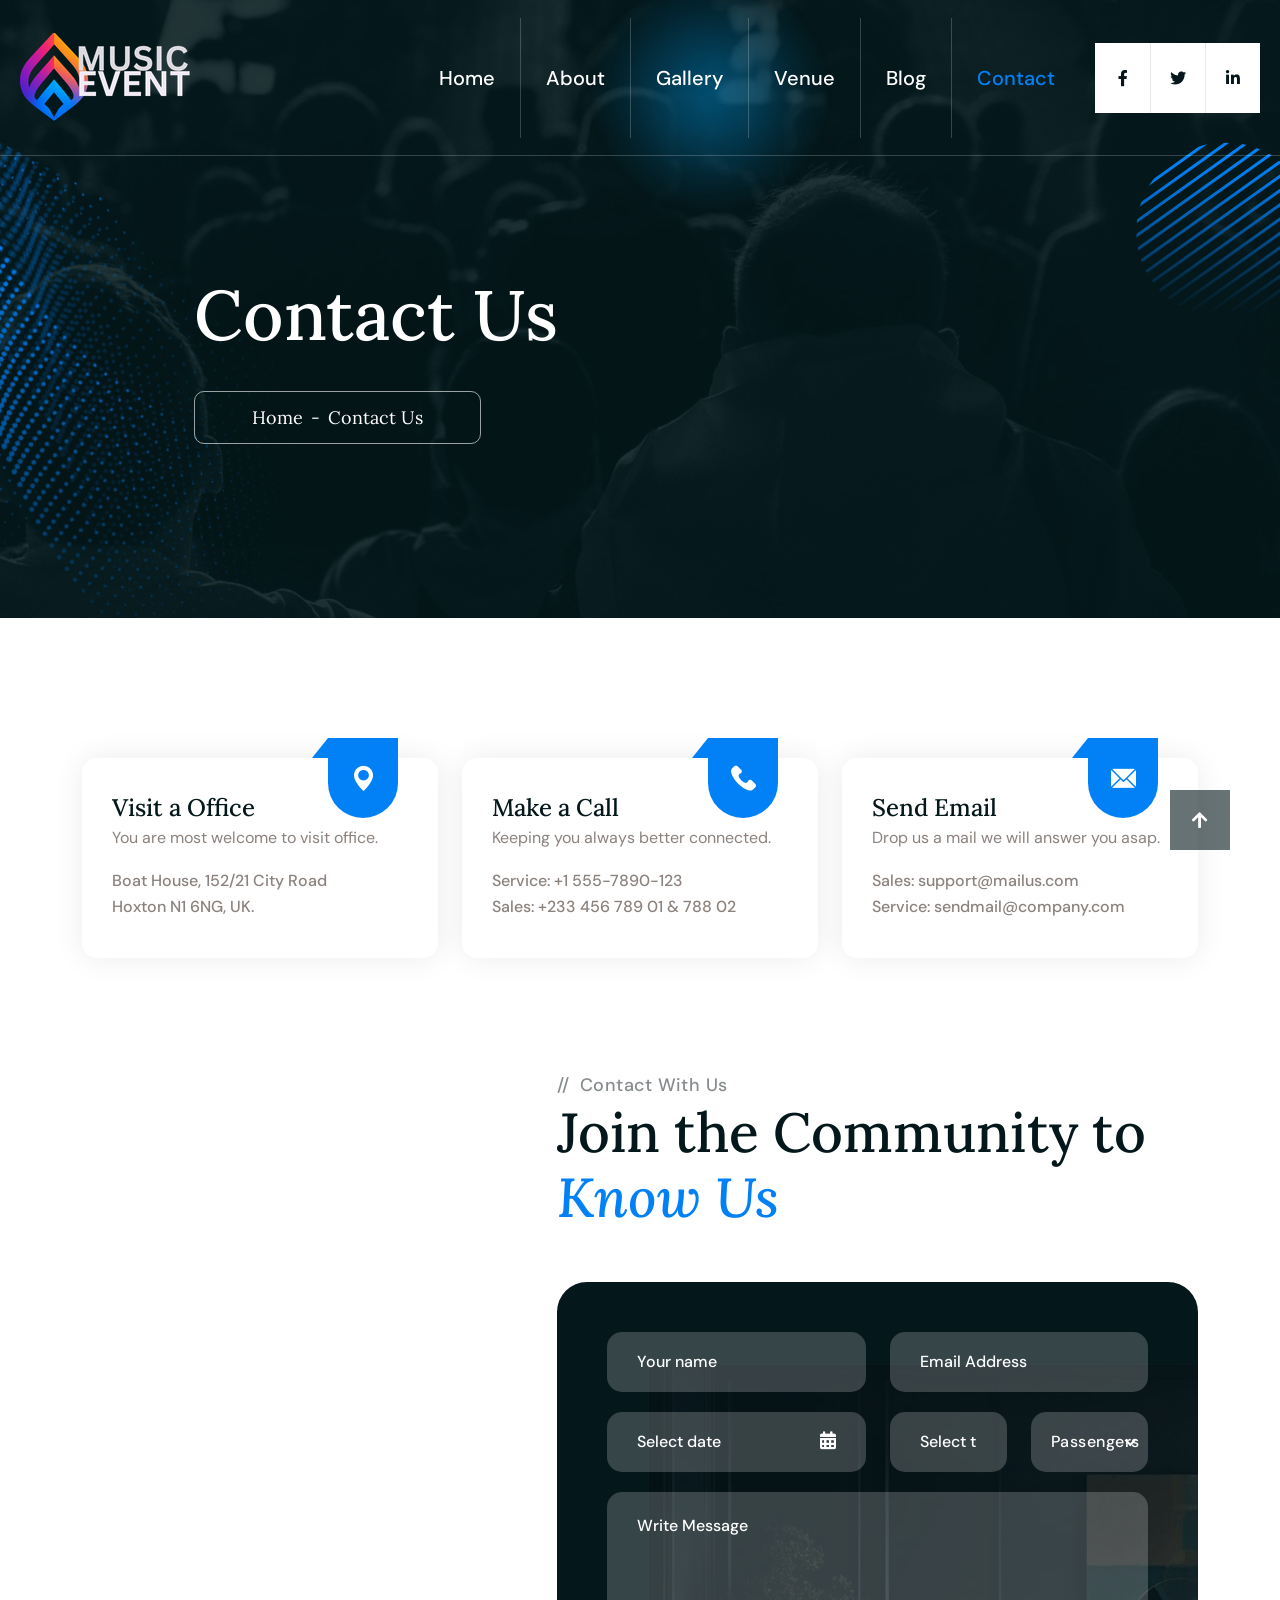
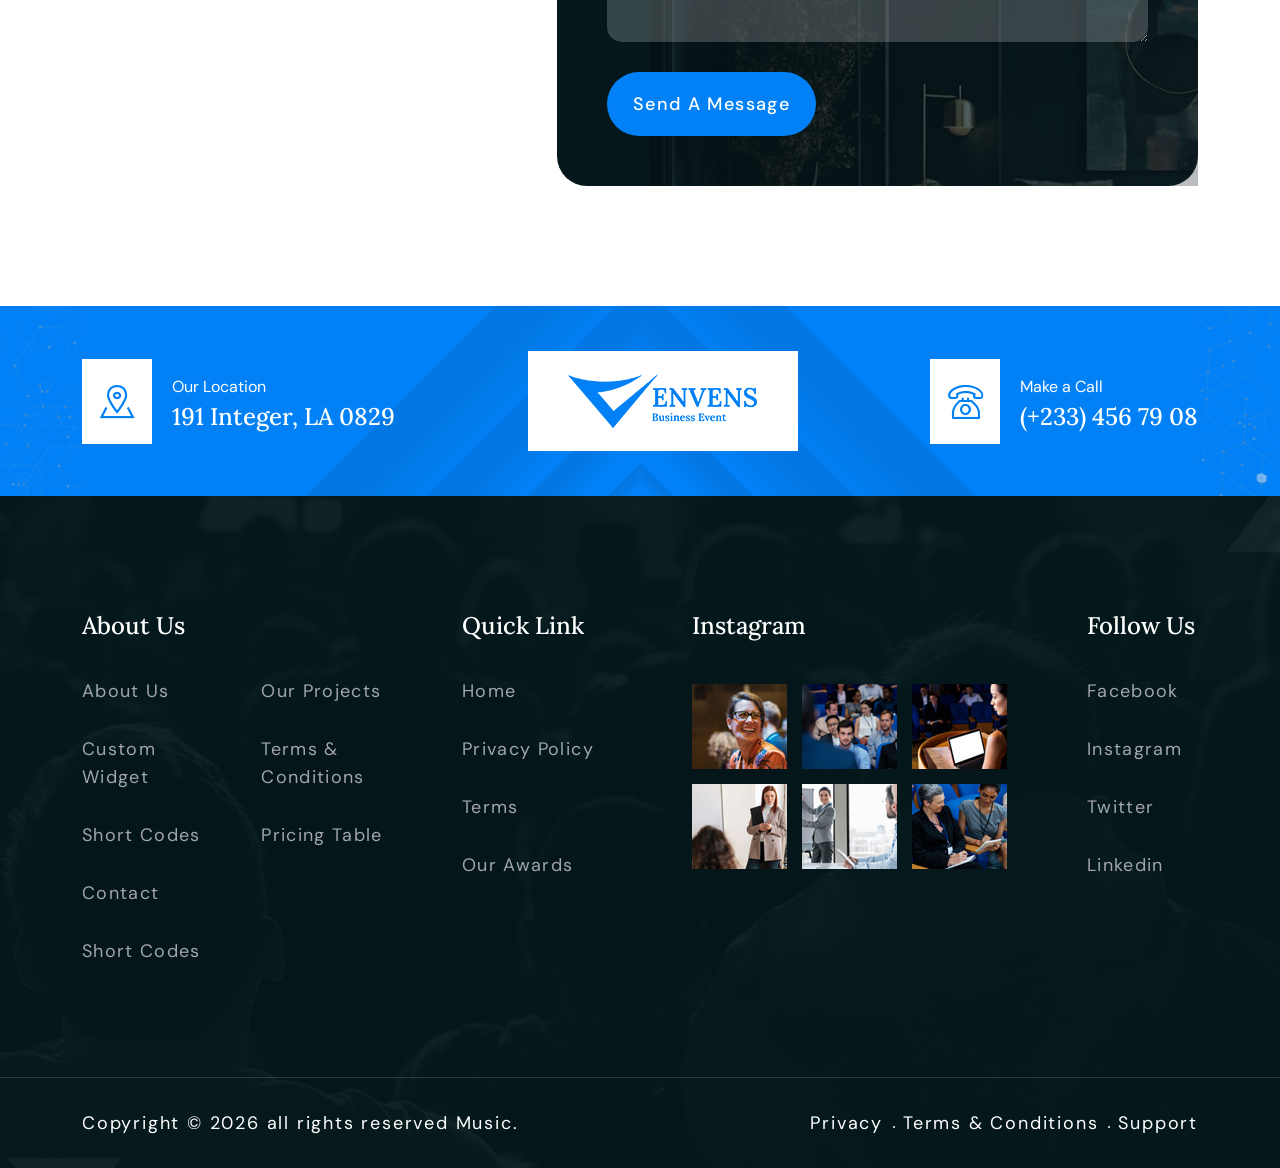
<file: contact.html>
<!DOCTYPE html>
<html lang="en">


<head>
    <meta charset="UTF-8" />
    <meta name="viewport" content="width=device-width, initial-scale=1.0" />
    <title>Music Event</title>
    <!-- favicons Icons -->
    <link rel="apple-touch-icon" sizes="180x180" href="assets/images/favicons/apple-touch-icon.png" />
    <link rel="icon" type="image/png" sizes="32x32" href="assets/images/favicons/favicon-32x32.png" />
    <link rel="icon" type="image/png" sizes="16x16" href="assets/images/favicons/favicon-16x16.png" />
    <link rel="manifest" href="assets/images/favicons/site.webmanifest" />
    <meta name="description" content="envens HTML 5 Template " />

    <!-- fonts -->
    <link rel="preconnect" href="https://fonts.googleapis.com/">
    <link rel="preconnect" href="https://fonts.gstatic.com/" crossorigin>
    <link
        href="https://fonts.googleapis.com/css2?family=DM+Sans:ital,opsz,wght@0,9..40,100..1000;1,9..40,100..1000&amp;display=swap"
        rel="stylesheet">
    <link href="https://fonts.googleapis.com/css2?family=Lora:ital,wght@0,400..700;1,400..700&amp;display=swap"
        rel="stylesheet">

    <link rel="stylesheet" href="assets/vendors/bootstrap/css/bootstrap.min.css" />
    <link rel="stylesheet" href="assets/vendors/animate/animate.min.css" />
    <link rel="stylesheet" href="assets/vendors/animate/custom-animate.css" />
    <link rel="stylesheet" href="assets/vendors/fontawesome/css/all.min.css" />
    <link rel="stylesheet" href="assets/vendors/jarallax/jarallax.css" />
    <link rel="stylesheet" href="assets/vendors/jquery-magnific-popup/jquery.magnific-popup.css" />
    <link rel="stylesheet" href="assets/vendors/odometer/odometer.min.css" />
    <link rel="stylesheet" href="assets/vendors/swiper/swiper.min.css" />
    <link rel="stylesheet" href="assets/vendors/envens-icons/style.css">
    <link rel="stylesheet" href="assets/vendors/owl-carousel/owl.carousel.min.css" />
    <link rel="stylesheet" href="assets/vendors/owl-carousel/owl.theme.default.min.css" />
    <link rel="stylesheet" href="assets/vendors/bootstrap-select/css/bootstrap-select.min.css" />
    <link rel="stylesheet" href="assets/vendors/nice-select/nice-select.css" />
    <link rel="stylesheet" href="assets/vendors/jquery-ui/jquery-ui.css" />
    <link rel="stylesheet" href="assets/vendors/timepicker/timePicker.css" />
    <link rel="stylesheet" href="assets/vendors/reey-font/stylesheet.css" />

    <!-- template styles -->
    <link rel="stylesheet" href="assets/css/envens.css" />
    <link rel="stylesheet" href="assets/css/envens-responsive.css" />
    <link rel="stylesheet" href="assets/css/color-2.css" />
</head>

<body>



    <div class="preloader">
        <div class="preloader__image"></div>
    </div>
    <!-- /.preloader -->






    <div class="page-wrapper">
        <header class="main-header">
            <nav class="main-menu">
                <div class="main-menu__wrapper">
                    <div class="main-menu__wrapper-inner">
                        <div class="main-menu__left">
                            <div class="main-menu__logo">
                                <a href="index.html"><img src="assets/images/resources/logo-1.png" alt=""></a>
                            </div>
                            <div class="main-menu__login-box">
                                <div class="icon">
                                    <span class="icon-user"></span>
                                </div>
                                <div class="select-box">
                                    <select class="wide">
                                        <option data-display="Join With Us">Join With Us</option>
                                        <option value="1">Login</option>
                                        <option value="2">Register</option>
                                    </select>
                                </div>
                            </div>
                        </div>
                        <div class="main-menu__right">
                            <div class="main-menu__main-menu-box">
                                <a href="#" class="mobile-nav__toggler"><i class="fa fa-bars"></i></a>
                                <ul class="main-menu__list">
                                    <li><a href="index.html">Home </a></li>
                                    <li><a href="about.html">About</a></li>
                                    <li><a href="gallery.html">Gallery</a></li>
                                    <li><a href="venue.html">Venue</a></li>
                                    <li><a href="blog.html">Blog</a></li>
                                    <li><a href="contact.html">Contact</a></li>
                                </ul>
                            </div>
                            <div class="main-menu__social-and-search-box">
                                <div class="main-menu__social">
                                    <a href="#"><span class="fab fa-facebook-f"></span></a>
                                    <a href="#"><span class="fab fa-twitter"></span></a>
                                    <a href="#"><span class="fab fa-linkedin-in"></span></a>
                                </div>
                                <div class="main-menu__search-box">
                                    <a href="#" class="main-menu__search search-toggler">
                                        <span class="icon-loupe"></span>
                                        <p class="main-menu__search-text">Search here ..</p>
                                    </a>
                                </div>
                            </div>
                        </div>
                    </div>
                </div>
            </nav>
        </header>

        <div class="stricky-header stricked-menu main-menu main-menu-two">
            <div class="sticky-header__content"></div><!-- /.sticky-header__content -->
        </div><!-- /.stricky-header -->



        <!--Page Header Start-->
        <section class="page-header">
            <div class="page-header__bg" style="background-image: url(assets/images/backgrounds/page-header-bg.jpg);">
            </div>
            <div class="page-header__shape-1">
                <img src="assets/images/shapes/page-header-shape-1.png" alt="">
            </div>
            <div class="page-header__shape-2">
                <img src="assets/images/shapes/page-header-shape-2.png" alt="">
            </div>
            <div class="page-header__shape-3">
                <img src="assets/images/shapes/page-header-shape-3.png" alt="">
            </div>
            <div class="container">
                <div class="page-header__inner">
                    <h2>Contact Us</h2>
                    <div class="thm-breadcrumb__box">
                        <ul class="thm-breadcrumb list-unstyled">
                            <li><a href="index.html">Home</a></li>
                            <li><span>-</span></li>
                            <li>Contact Us</li>
                        </ul>
                    </div>
                </div>
            </div>
        </section>
        <!--Page Header End-->

        <!--Quick Contact Start-->
        <section class="quick-contact">
            <div class="container">
                <div class="row">
                    <!--Quick Contact Single Start-->
                    <div class="col-xl-4 col-lg-4">
                        <div class="quick-contact__single">
                            <h4 class="quick-contact__title">Visit a Office</h4>
                            <p class="quick-contact__text">You are most welcome to visit office.</p>
                            <div class="quick-contact__contact-list">
                                <p>Boat House, 152/21 City Road
                                    <br> Hoxton N1 6NG, UK.</p>
                            </div>
                            <div class="quick-contact__icon">
                                <span class="icon-pin"></span>
                            </div>
                        </div>
                    </div>
                    <!--Quick Contact Single End-->
                    <!--Quick Contact Single Start-->
                    <div class="col-xl-4 col-lg-4">
                        <div class="quick-contact__single">
                            <h4 class="quick-contact__title">Make a Call</h4>
                            <p class="quick-contact__text">Keeping you always better connected.</p>
                            <div class="quick-contact__contact-list">
                                <p><a href="tel:15557890123">Service: +1 555-7890-123</a></p>
                                <p><a href="tel:2334567890178802">Sales: +233 456 789 01 & 788 02</a></p>
                            </div>
                            <div class="quick-contact__icon">
                                <span class="icon-phone-call"></span>
                            </div>
                        </div>
                    </div>
                    <!--Quick Contact Single End-->
                    <!--Quick Contact Single Start-->
                    <div class="col-xl-4 col-lg-4">
                        <div class="quick-contact__single">
                            <h4 class="quick-contact__title">Send Email</h4>
                            <p class="quick-contact__text">Drop us a mail we will answer you asap.</p>
                            <div class="quick-contact__contact-list">
                                <p><a href="mailto:support@mailus.com">Sales: support@mailus.com</a></p>
                                <p><a href="mailto:sendmail@company.com">Service: sendmail@company.com </a></p>
                            </div>
                            <div class="quick-contact__icon">
                                <span class="icon-email"></span>
                            </div>
                        </div>
                    </div>
                    <!--Quick Contact Single End-->
                </div>
            </div>
        </section>
        <!--Quick Contact End-->

        <!--Contact Two Start-->
        <section class="contact-two">
            <div class="container">
                <div class="row">
                    <div class="col-xl-5">
                        <div class="contact-two__left">
                            <iframe
                                src="https://www.google.com/maps/embed?pb=!1m18!1m12!1m3!1d4562.753041141002!2d-118.80123790098536!3d34.152323469614075!2m3!1f0!2f0!3f0!3m2!1i1024!2i768!4f13.1!3m3!1m2!1s0x80e82469c2162619%3A0xba03efb7998eef6d!2sCostco+Wholesale!5e0!3m2!1sbn!2sbd!4v1562518641290!5m2!1sbn!2sbd"
                                class="contact-two__google-map" allowfullscreen></iframe>
                        </div>
                    </div>
                    <div class="col-xl-7">
                        <div class="contact-two__right">
                            <div class="section-title text-left">
                                <div class="section-title__tagline-box">
                                    <p class="section-title__tagline section-title__tagline--two"><span>//</span>
                                        Contact With Us</p>
                                </div>
                                <h2 class="section-title__title">Join the Community to <br><span>Know Us</span></h2>
                            </div>
                            <div class="contact-two__form-box">
                                <div class="contact-two__form-img">
                                    <img src="assets/images/resources/contact-two-form-img.jpg" alt="">
                                </div>
                                <form class="contact-form-validated contact-two__form" action="https://weblayout.mnsithub.com/html/webplateone/envens/assets/inc/sendemail.php"
                                    method="post" novalidate="novalidate">
                                    <div class="row">
                                        <div class="col-xl-6 col-lg-6">
                                            <div class="contact-two__input-box">
                                                <input type="text" name="name" placeholder="Your name" required="">
                                            </div>
                                        </div>
                                        <div class="col-xl-6 col-lg-6">
                                            <div class="contact-two__input-box">
                                                <input type="email" name="email" placeholder="Email Address"
                                                    required="">
                                            </div>
                                        </div>
                                        <div class="col-xl-6 col-lg-6">
                                            <div class="contact-two__input-box">
                                                <div class="contact-two__input-box-icon">
                                                    <span class="fas fa-calendar-alt"></span>
                                                </div>
                                                <input type="text" name="date" placeholder="Select date"
                                                    id="datepicker">
                                            </div>
                                        </div>
                                        <div class="col-xl-3 col-lg-6">
                                            <div class="contact-two__input-box">
                                                <input type="text" name="time" placeholder="Select time">
                                            </div>
                                        </div>
                                        <div class="col-xl-3 col-lg-6">
                                            <div class="contact-two__input-box">
                                                <div class="select-box">
                                                    <select class="selectmenu wide">
                                                        <option selected="selected">Passengers</option>
                                                        <option>Passengers 01</option>
                                                        <option>Passengers 02</option>
                                                        <option>Passengers 03</option>
                                                        <option>Passengers 04</option>
                                                        <option>Passengers 05</option>
                                                        <option>Passengers 06</option>
                                                    </select>
                                                </div>
                                            </div>
                                        </div>
                                        <div class="col-xl-12">
                                            <div class="contact-page__input-box text-message-box">
                                                <textarea name="message" placeholder="Write Message"></textarea>
                                            </div>
                                            <div class="contact-two__btn-box">
                                                <button type="submit" class="thm-btn contact-two__btn">Send A
                                                    Message</button>
                                            </div>
                                        </div>
                                    </div>
                                </form>
                                <div class="result"></div>
                            </div>
                        </div>
                    </div>
                </div>
            </div>
        </section>
        <!--Contact Two End-->

        <!--Site Footer Two Start-->
        <footer class="site-footer-two">
            <div class="site-footer-two__bg"
                style="background-image: url(assets/images/backgrounds/site-footer-two-bg.jpg);"></div>
            <div class="site-footer-two__shape-bg-1"
                style="background-image: url(assets/images/shapes/site-footer-two-shape-bg-1.png);"></div>
            <div class="site-footer-two__top">
                <div class="site-footer-two__top-shape-2 float-bob-x">
                    <img src="assets/images/shapes/site-footer-two-top-shape-2.png" alt="">
                </div>
                <div class="site-footer-two__top-shape-3 float-bob-y">
                    <img src="assets/images/shapes/site-footer-two-top-shape-3.png" alt="">
                </div>
                <div class="container">
                    <div class="site-footer-two__top-inner">
                        <div class="site-footer-two__top-shape-1 img-bounce">
                            <img src="assets/images/shapes/site-footer-two-top-shape-1.png" alt="">
                        </div>
                        <div class="site-footer-two__top-icon-box">
                            <div class="site-footer-two__top-icon">
                                <span class="icon-placeholder"></span>
                            </div>
                            <div class="site-footer-two__top-icon-content">
                                <p>Our Location</p>
                                <h5>191 Integer, LA 0829</h5>
                            </div>
                        </div>
                        <div class="site-footer-two__logo">
                            <a href="index.html"><img src="assets/images/resources/site-footer-logo-2.png" alt=""></a>
                        </div>
                        <div class="site-footer-two__top-icon-box">
                            <div class="site-footer-two__top-icon">
                                <span class="icon-telephone"></span>
                            </div>
                            <div class="site-footer-two__top-icon-content">
                                <p>Make a Call</p>
                                <h5><a href="tel:2334567908">(+233) 456 79 08</a></h5>
                            </div>
                        </div>
                    </div>
                </div>
            </div>
            <div class="site-footer-two__middle">
                <div class="container">
                    <div class="site-footer-two__middle-inner">
                        <div class="row">
                            <div class="col-xl-4 col-lg-6 col-md-6 wow fadeInUp" data-wow-delay="100ms">
                                <div class="footer-widget-two__column footer-widget-two__about">
                                    <div class="footer-widget-two__title-box">
                                        <h3 class="footer-widget-two__title">About Us</h3>
                                    </div>
                                    <div class="footer-widget-two__link-list-box">
                                        <ul class="footer-widget-two__link-list list-unstyled">
                                            <li><a href="about.html">About Us</a></li>
                                            <li><a href="about.html">Custom Widget</a></li>
                                            <li><a href="about.html">Short Codes</a></li>
                                            <li><a href="contact.html">Contact</a></li>
                                            <li><a href="about.html">Short Codes</a></li>
                                        </ul>
                                        <ul
                                            class="footer-widget-two__link-list footer-widget-two__link-list--two list-unstyled">
                                            <li><a href="gallery.html">Our Projects</a></li>
                                            <li><a href="about.html">Terms & Conditions</a></li>
                                            <li><a href="pricing.html">Pricing Table</a></li>
                                        </ul>
                                    </div>
                                </div>
                            </div>
                            <div class="col-xl-3 col-lg-6 col-md-6 wow fadeInUp" data-wow-delay="200ms">
                                <div class="footer-widget-two__column footer-widget-two__link">
                                    <div class="footer-widget-two__title-box">
                                        <h3 class="footer-widget-two__title">Quick Link</h3>
                                    </div>
                                    <ul class="footer-widget-two__link-list list-unstyled">
                                        <li><a href="index.html">Home</a></li>
                                        <li><a href="about.html">Privacy Policy</a></li>
                                        <li><a href="speaker.html">Terms</a></li>
                                        <li><a href="sponsors.html">Our Awards</a></li>
                                    </ul>
                                </div>
                            </div>
                            <div class="col-xl-3 col-lg-6 col-md-6 wow fadeInUp" data-wow-delay="300ms">
                                <div class="footer-widget-two__column footer-widget-two__gallery">
                                    <div class="footer-widget-two__title-box">
                                        <h3 class="footer-widget-two__title">Instagram</h3>
                                    </div>
                                    <ul class="footer-widget-two__gallery-list list-unstyled clearfix">
                                        <li>
                                            <div class="footer-widget-two__gallery-img">
                                                <img src="assets/images/gallery/footer-widget-two-gallery-1-1.jpg"
                                                    alt="">
                                                <a href="#"><span class="icon-link"></span></a>
                                            </div>
                                        </li>
                                        <li>
                                            <div class="footer-widget-two__gallery-img">
                                                <img src="assets/images/gallery/footer-widget-two-gallery-1-2.jpg"
                                                    alt="">
                                                <a href="#"><span class="icon-link"></span></a>
                                            </div>
                                        </li>
                                        <li>
                                            <div class="footer-widget-two__gallery-img">
                                                <img src="assets/images/gallery/footer-widget-two-gallery-1-3.jpg"
                                                    alt="">
                                                <a href="#"><span class="icon-link"></span></a>
                                            </div>
                                        </li>
                                        <li>
                                            <div class="footer-widget-two__gallery-img">
                                                <img src="assets/images/gallery/footer-widget-two-gallery-1-4.jpg"
                                                    alt="">
                                                <a href="#"><span class="icon-link"></span></a>
                                            </div>
                                        </li>
                                        <li>
                                            <div class="footer-widget-two__gallery-img">
                                                <img src="assets/images/gallery/footer-widget-two-gallery-1-5.jpg"
                                                    alt="">
                                                <a href="#"><span class="icon-link"></span></a>
                                            </div>
                                        </li>
                                        <li>
                                            <div class="footer-widget-two__gallery-img">
                                                <img src="assets/images/gallery/footer-widget-two-gallery-1-6.jpg"
                                                    alt="">
                                                <a href="#"><span class="icon-link"></span></a>
                                            </div>
                                        </li>
                                    </ul>
                                </div>
                            </div>
                            <div class="col-xl-2 col-lg-6 col-md-6 wow fadeInUp" data-wow-delay="400ms">
                                <div class="footer-widget-two__column footer-widget-two__social">
                                    <div class="footer-widget-two__title-box">
                                        <h3 class="footer-widget-two__title">Follow Us</h3>
                                    </div>
                                    <ul class="footer-widget-two__link-list list-unstyled">
                                        <li><a href="#">Facebook</a></li>
                                        <li><a href="#">Instagram</a></li>
                                        <li><a href="#">Twitter</a></li>
                                        <li><a href="#">Linkedin</a></li>
                                    </ul>
                                </div>
                            </div>
                        </div>
                    </div>
                </div>
            </div>
            <div class="site-footer-two__bottom">
                <div class="container">
                    <div class="site-footer-two__bottom-inner">
                        <p class="site-footer-two__bottom-text">Copyright © 2026 all rights reserved Music.</p>
                        <ul class="list-unstyled site-footer-two__botom-menu">
                            <li><a href="about.html">Privacy</a></li>
                            <li><a href="about.html">Terms & Conditions</a></li>
                            <li><a href="sponsors.html">Support</a></li>
                        </ul>
                    </div>
                </div>
            </div>
        </footer>
        <!--Site Footer Two End-->


    </div><!-- /.page-wrapper -->


    <div class="mobile-nav__wrapper">
        <div class="mobile-nav__overlay mobile-nav__toggler"></div>
        <!-- /.mobile-nav__overlay -->
        <div class="mobile-nav__content">
            <span class="mobile-nav__close mobile-nav__toggler"><i class="fa fa-times"></i></span>

            <div class="logo-box">
                <a href="index.html" aria-label="logo image"><img src="assets/images/resources/logo-2.png" width="150"
                        alt="" /></a>
            </div>
            <!-- /.logo-box -->
            <div class="mobile-nav__container"></div>
            <!-- /.mobile-nav__container -->

            <ul class="mobile-nav__contact list-unstyled">
                <li>
                    <i class="fa fa-envelope"></i>
                    <a href="mailto:needhelp@packageName__.com">needhelp@envens.com</a>
                </li>
                <li>
                    <i class="fa fa-phone-alt"></i>
                    <a href="tel:666-888-0000">666 888 0000</a>
                </li>
            </ul><!-- /.mobile-nav__contact -->
            <div class="mobile-nav__top">
                <div class="mobile-nav__social">
                    <a href="#" class="fab fa-twitter"></a>
                    <a href="#" class="fab fa-facebook-square"></a>
                    <a href="#" class="fab fa-pinterest-p"></a>
                    <a href="#" class="fab fa-instagram"></a>
                </div><!-- /.mobile-nav__social -->
            </div><!-- /.mobile-nav__top -->



        </div>
        <!-- /.mobile-nav__content -->
    </div>
    <!-- /.mobile-nav__wrapper -->

    <div class="search-popup">
        <div class="search-popup__overlay search-toggler"></div>
        <!-- /.search-popup__overlay -->
        <div class="search-popup__content">
            <form action="#">
                <label for="search" class="sr-only">search here</label><!-- /.sr-only -->
                <input type="text" id="search" placeholder="Search Here..." />
                <button type="submit" aria-label="search submit" class="thm-btn">
                    <i class="fas fa-search"></i>
                </button>
            </form>
        </div>
        <!-- /.search-popup__content -->
    </div>
    <!-- /.search-popup -->

    <a href="#" data-target="html" class="scroll-to-target scroll-to-top"><i class="fas fa-arrow-up"></i></a>


    <script src="assets/vendors/jquery/jquery-3.6.0.min.js"></script>
    <script src="assets/vendors/bootstrap/js/bootstrap.bundle.min.js"></script>
    <script src="assets/vendors/jarallax/jarallax.min.js"></script>
    <script src="assets/vendors/jquery-ajaxchimp/jquery.ajaxchimp.min.js"></script>
    <script src="assets/vendors/jquery-appear/jquery.appear.min.js"></script>
    <script src="assets/vendors/jquery-circle-progress/jquery.circle-progress.min.js"></script>
    <script src="assets/vendors/jquery-magnific-popup/jquery.magnific-popup.min.js"></script>
    <script src="assets/vendors/jquery-validate/jquery.validate.min.js"></script>
    <script src="assets/vendors/odometer/odometer.min.js"></script>
    <script src="assets/vendors/swiper/swiper.min.js"></script>
    <script src="assets/vendors/wnumb/wNumb.min.js"></script>
    <script src="assets/vendors/wow/wow.js"></script>
    <script src="assets/vendors/isotope/isotope.js"></script>
    <script src="assets/vendors/owl-carousel/owl.carousel.min.js"></script>
    <script src="assets/vendors/bootstrap-select/js/bootstrap-select.min.js"></script>
    <script src="assets/vendors/jquery-ui/jquery-ui.js"></script>
    <script src="assets/vendors/timepicker/timePicker.js"></script>
    <script src="assets/vendors/jquery.circle-type/jquery.circleType.js"></script>
    <script src="assets/vendors/jquery.circle-type/jquery.lettering.min.js"></script>
    <script src="assets/vendors/nice-select/jquery.nice-select.min.js"></script>
    <script src="assets/vendors/countdown/countdown.min.js"></script>
    <script src="assets/vendors/marque/marquee.min.js"></script>





    <!-- template js -->
    <script src="assets/js/envens.js"></script>
</body>


</html>
</file>
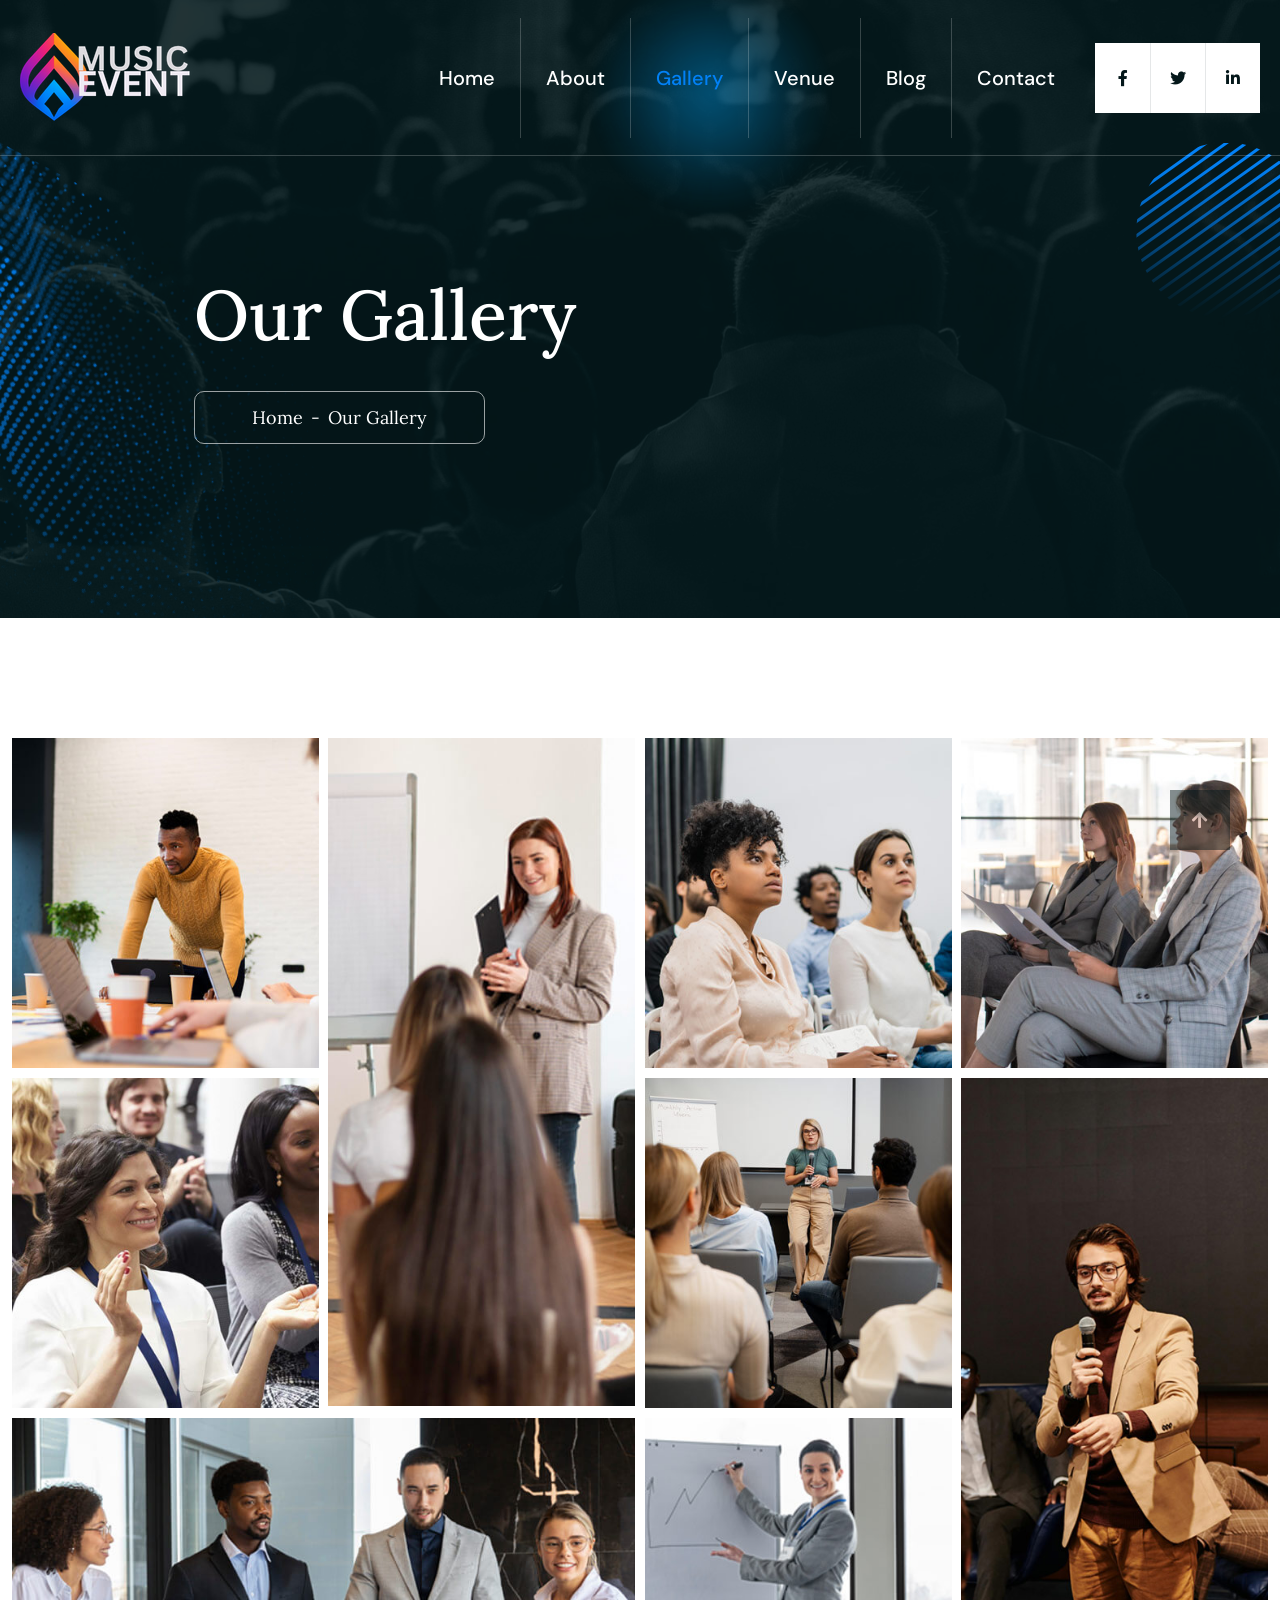
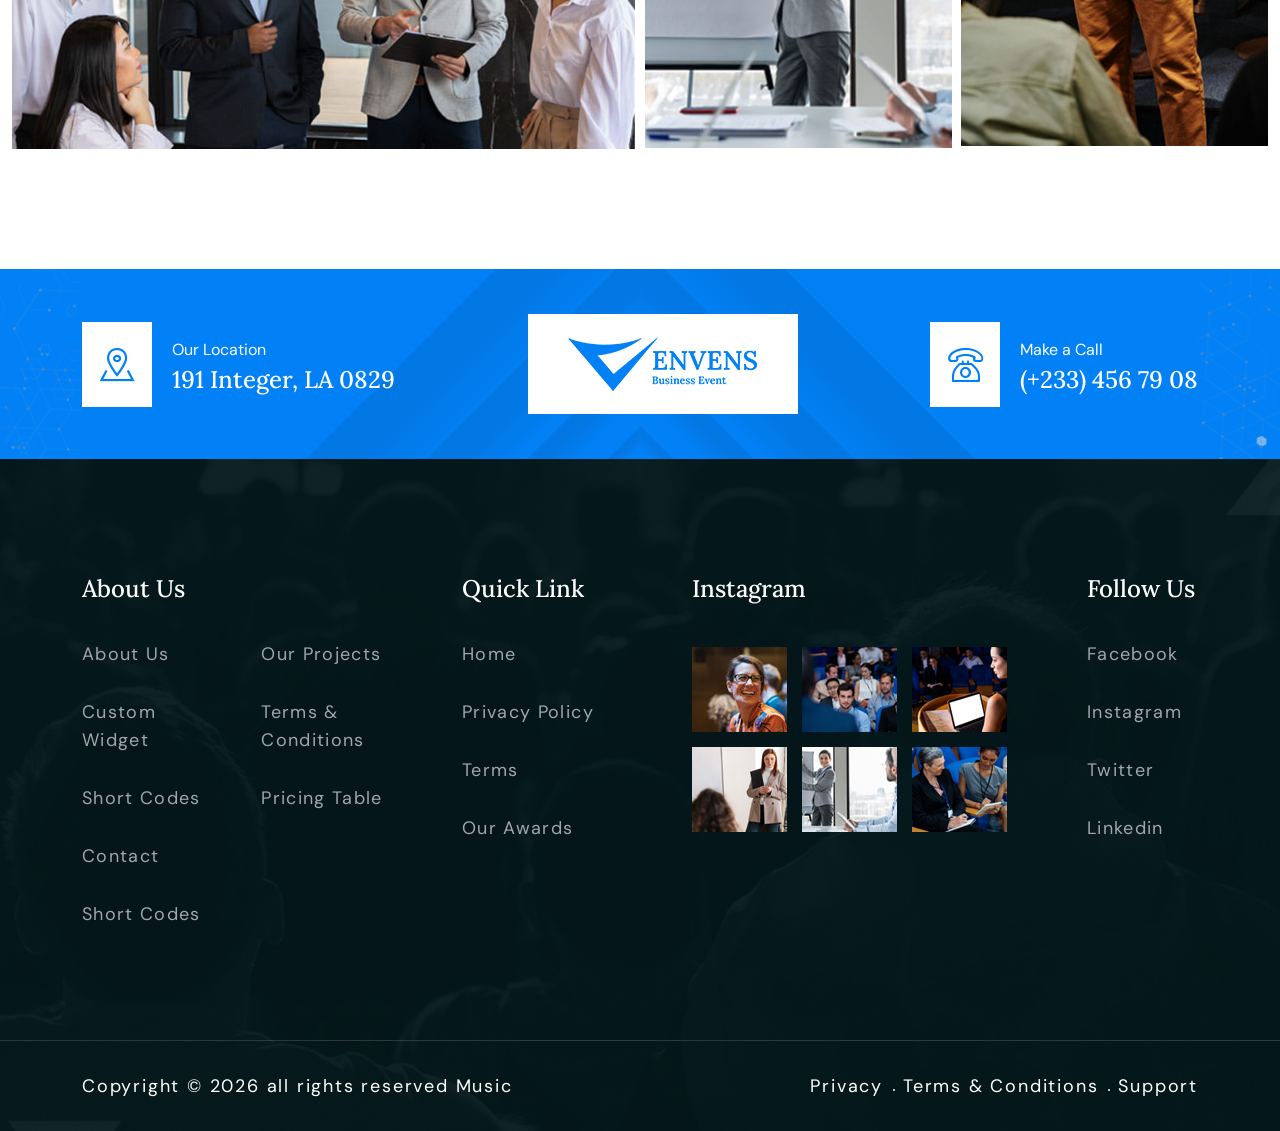
<file: gallery.html>
<!DOCTYPE html>
<html lang="en">


<head>
    <meta charset="UTF-8" />
    <meta name="viewport" content="width=device-width, initial-scale=1.0" />
    <title>Music Event</title>
    <!-- favicons Icons -->
    <link rel="apple-touch-icon" sizes="180x180" href="assets/images/favicons/apple-touch-icon.png" />
    <link rel="icon" type="image/png" sizes="32x32" href="assets/images/favicons/favicon-32x32.png" />
    <link rel="icon" type="image/png" sizes="16x16" href="assets/images/favicons/favicon-16x16.png" />
    <link rel="manifest" href="assets/images/favicons/site.webmanifest" />
    <meta name="description" content="envens HTML 5 Template " />

    <!-- fonts -->
    <link rel="preconnect" href="https://fonts.googleapis.com/">
    <link rel="preconnect" href="https://fonts.gstatic.com/" crossorigin>
    <link
        href="https://fonts.googleapis.com/css2?family=DM+Sans:ital,opsz,wght@0,9..40,100..1000;1,9..40,100..1000&amp;display=swap"
        rel="stylesheet">
    <link href="https://fonts.googleapis.com/css2?family=Lora:ital,wght@0,400..700;1,400..700&amp;display=swap"
        rel="stylesheet">



    <link rel="stylesheet" href="assets/vendors/bootstrap/css/bootstrap.min.css" />
    <link rel="stylesheet" href="assets/vendors/animate/animate.min.css" />
    <link rel="stylesheet" href="assets/vendors/animate/custom-animate.css" />
    <link rel="stylesheet" href="assets/vendors/fontawesome/css/all.min.css" />
    <link rel="stylesheet" href="assets/vendors/jarallax/jarallax.css" />
    <link rel="stylesheet" href="assets/vendors/jquery-magnific-popup/jquery.magnific-popup.css" />
    <link rel="stylesheet" href="assets/vendors/odometer/odometer.min.css" />
    <link rel="stylesheet" href="assets/vendors/swiper/swiper.min.css" />
    <link rel="stylesheet" href="assets/vendors/envens-icons/style.css">
    <link rel="stylesheet" href="assets/vendors/owl-carousel/owl.carousel.min.css" />
    <link rel="stylesheet" href="assets/vendors/owl-carousel/owl.theme.default.min.css" />
    <link rel="stylesheet" href="assets/vendors/bootstrap-select/css/bootstrap-select.min.css" />
    <link rel="stylesheet" href="assets/vendors/nice-select/nice-select.css" />
    <link rel="stylesheet" href="assets/vendors/jquery-ui/jquery-ui.css" />
    <link rel="stylesheet" href="assets/vendors/timepicker/timePicker.css" />
    <link rel="stylesheet" href="assets/vendors/reey-font/stylesheet.css" />

    <!-- template styles -->
    <link rel="stylesheet" href="assets/css/envens.css" />
    <link rel="stylesheet" href="assets/css/envens-responsive.css" />
    <link rel="stylesheet" href="assets/css/color-2.css" />
</head>

<body>



    <div class="preloader">
        <div class="preloader__image"></div>
    </div>
    <!-- /.preloader -->






    <div class="page-wrapper">
                <header class="main-header">
            <nav class="main-menu">
                <div class="main-menu__wrapper">
                    <div class="main-menu__wrapper-inner">
                        <div class="main-menu__left">
                            <div class="main-menu__logo">
                                <a href="index.html"><img src="assets/images/resources/logo-1.png" alt=""></a>
                            </div>
                            <div class="main-menu__login-box">
                                <div class="icon">
                                    <span class="icon-user"></span>
                                </div>
                                <div class="select-box">
                                    <select class="wide">
                                        <option data-display="Join With Us">Join With Us</option>
                                        <option value="1">Login</option>
                                        <option value="2">Register</option>
                                    </select>
                                </div>
                            </div>
                        </div>
                        <div class="main-menu__right">
                            <div class="main-menu__main-menu-box">
                                <a href="#" class="mobile-nav__toggler"><i class="fa fa-bars"></i></a>
                                <ul class="main-menu__list">
                                    <li><a href="index.html">Home </a></li>
                                    <li><a href="about.html">About</a></li>
                                    <li><a href="gallery.html">Gallery</a></li>
                                    <li><a href="venue.html">Venue</a></li>
                                    <li><a href="blog.html">Blog</a></li>
                                    <li><a href="contact.html">Contact</a></li>
                                </ul>
                            </div>
                            <div class="main-menu__social-and-search-box">
                                <div class="main-menu__social">
                                    <a href="#"><span class="fab fa-facebook-f"></span></a>
                                    <a href="#"><span class="fab fa-twitter"></span></a>
                                    <a href="#"><span class="fab fa-linkedin-in"></span></a>
                                </div>
                                <div class="main-menu__search-box">
                                    <a href="#" class="main-menu__search search-toggler">
                                        <span class="icon-loupe"></span>
                                        <p class="main-menu__search-text">Search here ..</p>
                                    </a>
                                </div>
                            </div>
                        </div>
                    </div>
                </div>
            </nav>
        </header>

        <div class="stricky-header stricked-menu main-menu main-menu-two">
            <div class="sticky-header__content"></div><!-- /.sticky-header__content -->
        </div><!-- /.stricky-header -->



        <!--Page Header Start-->
        <section class="page-header">
            <div class="page-header__bg" style="background-image: url(assets/images/backgrounds/page-header-bg.jpg);">
            </div>
            <div class="page-header__shape-1">
                <img src="assets/images/shapes/page-header-shape-1.png" alt="">
            </div>
            <div class="page-header__shape-2">
                <img src="assets/images/shapes/page-header-shape-2.png" alt="">
            </div>
            <div class="page-header__shape-3">
                <img src="assets/images/shapes/page-header-shape-3.png" alt="">
            </div>
            <div class="container">
                <div class="page-header__inner">
                    <h2>Our Gallery</h2>
                    <div class="thm-breadcrumb__box">
                        <ul class="thm-breadcrumb list-unstyled">
                            <li><a href="index.html">Home</a></li>
                            <li><span>-</span></li>
                            <li>Our Gallery</li>
                        </ul>
                    </div>
                </div>
            </div>
        </section>
        <!--Page Header End-->

        <!--Gallery Page Start-->
        <section class="gallery-page">
            <div class="gallery-two__bottom">
                <div class="container">
                    <div class="row masonary-layout">
                        <!--Project Three Single Start-->
                        <div class="col-xl-3 col-lg-6 col-md-6 wow fadeInUp" data-wow-delay="100ms">
                            <div class="gallery-two__single">
                                <div class="gallery-two__img">
                                    <img src="assets/images/gallery/gallery-2-1.jpg" alt="">
                                    <div class="gallery-two__content">
                                        <div class="gallery-two__content-shape-1"
                                            style="background-image: url(assets/images/shapes/gallery-two-content-shape-1.png);">
                                        </div>
                                        <div class="gallery-two__zoom-and-link">
                                            <a href="assets/images/gallery/gallery-2-1.jpg" class="img-popup"><span
                                                    class="icon-zoom"></span></a>
                                            <a href="project-details.html"><span class="icon-plus"></span></a>
                                        </div>
                                        <div class="gallery-two__content-text">
                                            <p>Event</p>
                                            <h5>Conference 2023</h5>
                                        </div>
                                    </div>
                                </div>
                            </div>
                        </div>
                        <!--Project Three Single End-->
                        <!--Project Three Single Start-->
                        <div class="col-xl-3 col-lg-6 col-md-6 wow fadeInUp" data-wow-delay="200ms">
                            <div class="gallery-two__single">
                                <div class="gallery-two__img">
                                    <img src="assets/images/gallery/gallery-2-2.jpg" alt="">
                                    <div class="gallery-two__content">
                                        <div class="gallery-two__content-shape-1"
                                            style="background-image: url(assets/images/shapes/gallery-two-content-shape-1.png);">
                                        </div>
                                        <div class="gallery-two__zoom-and-link">
                                            <a href="assets/images/gallery/gallery-2-2.jpg" class="img-popup"><span
                                                    class="icon-zoom"></span></a>
                                            <a href="project-details.html"><span class="icon-plus"></span></a>
                                        </div>
                                        <div class="gallery-two__content-text">
                                            <p>Event</p>
                                            <h5>Conference 2023</h5>
                                        </div>
                                    </div>
                                </div>
                            </div>
                        </div>
                        <!--Project Three Single End-->
                        <!--Project Three Single Start-->
                        <div class="col-xl-3 col-lg-6 col-md-6 wow fadeInUp" data-wow-delay="300ms">
                            <div class="gallery-two__single">
                                <div class="gallery-two__img">
                                    <img src="assets/images/gallery/gallery-2-3.jpg" alt="">
                                    <div class="gallery-two__content">
                                        <div class="gallery-two__content-shape-1"
                                            style="background-image: url(assets/images/shapes/gallery-two-content-shape-1.png);">
                                        </div>
                                        <div class="gallery-two__zoom-and-link">
                                            <a href="assets/images/gallery/gallery-2-3.jpg" class="img-popup"><span
                                                    class="icon-zoom"></span></a>
                                            <a href="project-details.html"><span class="icon-plus"></span></a>
                                        </div>
                                        <div class="gallery-two__content-text">
                                            <p>Event</p>
                                            <h5>Conference 2023</h5>
                                        </div>
                                    </div>
                                </div>
                            </div>
                        </div>
                        <!--Project Three Single End-->
                        <!--Project Three Single Start-->
                        <div class="col-xl-3 col-lg-6 col-md-6 wow fadeInUp" data-wow-delay="400ms">
                            <div class="gallery-two__single">
                                <div class="gallery-two__img">
                                    <img src="assets/images/gallery/gallery-2-4.jpg" alt="">
                                    <div class="gallery-two__content">
                                        <div class="gallery-two__content-shape-1"
                                            style="background-image: url(assets/images/shapes/gallery-two-content-shape-1.png);">
                                        </div>
                                        <div class="gallery-two__zoom-and-link">
                                            <a href="assets/images/gallery/gallery-2-4.jpg" class="img-popup"><span
                                                    class="icon-zoom"></span></a>
                                            <a href="project-details.html"><span class="icon-plus"></span></a>
                                        </div>
                                        <div class="gallery-two__content-text">
                                            <p>Event</p>
                                            <h5>Conference 2023</h5>
                                        </div>
                                    </div>
                                </div>
                            </div>
                        </div>
                        <!--Project Three Single End-->
                        <!--Project Three Single Start-->
                        <div class="col-xl-3 col-lg-6 col-md-6 wow fadeInUp" data-wow-delay="500ms">
                            <div class="gallery-two__single">
                                <div class="gallery-two__img">
                                    <img src="assets/images/gallery/gallery-2-5.jpg" alt="">
                                    <div class="gallery-two__content">
                                        <div class="gallery-two__content-shape-1"
                                            style="background-image: url(assets/images/shapes/gallery-two-content-shape-1.png);">
                                        </div>
                                        <div class="gallery-two__zoom-and-link">
                                            <a href="assets/images/gallery/gallery-2-5.jpg" class="img-popup"><span
                                                    class="icon-zoom"></span></a>
                                            <a href="project-details.html"><span class="icon-plus"></span></a>
                                        </div>
                                        <div class="gallery-two__content-text">
                                            <p>Event</p>
                                            <h5>Conference 2023</h5>
                                        </div>
                                    </div>
                                </div>
                            </div>
                        </div>
                        <!--Project Three Single End-->
                        <!--Project Three Single Start-->
                        <div class="col-xl-3 col-lg-6 col-md-6 wow fadeInUp" data-wow-delay="600ms">
                            <div class="gallery-two__single">
                                <div class="gallery-two__img">
                                    <img src="assets/images/gallery/gallery-2-6.jpg" alt="">
                                    <div class="gallery-two__content">
                                        <div class="gallery-two__content-shape-1"
                                            style="background-image: url(assets/images/shapes/gallery-two-content-shape-1.png);">
                                        </div>
                                        <div class="gallery-two__zoom-and-link">
                                            <a href="assets/images/gallery/gallery-2-6.jpg" class="img-popup"><span
                                                    class="icon-zoom"></span></a>
                                            <a href="project-details.html"><span class="icon-plus"></span></a>
                                        </div>
                                        <div class="gallery-two__content-text">
                                            <p>Event</p>
                                            <h5>Conference 2023</h5>
                                        </div>
                                    </div>
                                </div>
                            </div>
                        </div>
                        <!--Project Three Single End-->
                        <!--Project Three Single Start-->
                        <div class="col-xl-3 col-lg-6 col-md-6 wow fadeInUp" data-wow-delay="700ms">
                            <div class="gallery-two__single">
                                <div class="gallery-two__img">
                                    <img src="assets/images/gallery/gallery-2-7.jpg" alt="">
                                    <div class="gallery-two__content">
                                        <div class="gallery-two__content-shape-1"
                                            style="background-image: url(assets/images/shapes/gallery-two-content-shape-1.png);">
                                        </div>
                                        <div class="gallery-two__zoom-and-link">
                                            <a href="assets/images/gallery/gallery-2-7.jpg" class="img-popup"><span
                                                    class="icon-zoom"></span></a>
                                            <a href="project-details.html"><span class="icon-plus"></span></a>
                                        </div>
                                        <div class="gallery-two__content-text">
                                            <p>Event</p>
                                            <h5>Conference 2023</h5>
                                        </div>
                                    </div>
                                </div>
                            </div>
                        </div>
                        <!--Project Three Single End-->
                        <!--Project Three Single Start-->
                        <div class="col-xl-6 col-lg-6 col-md-6 wow fadeInUp" data-wow-delay="800ms">
                            <div class="gallery-two__single">
                                <div class="gallery-two__img">
                                    <img src="assets/images/gallery/gallery-2-8.jpg" alt="">
                                    <div class="gallery-two__content">
                                        <div class="gallery-two__content-shape-1"
                                            style="background-image: url(assets/images/shapes/gallery-two-content-shape-1.png);">
                                        </div>
                                        <div class="gallery-two__zoom-and-link">
                                            <a href="assets/images/gallery/gallery-2-8.jpg" class="img-popup"><span
                                                    class="icon-zoom"></span></a>
                                            <a href="project-details.html"><span class="icon-plus"></span></a>
                                        </div>
                                        <div class="gallery-two__content-text">
                                            <p>Event</p>
                                            <h5>Conference 2023</h5>
                                        </div>
                                    </div>
                                </div>
                            </div>
                        </div>
                        <!--Project Three Single End-->
                        <!--Project Three Single Start-->
                        <div class="col-xl-3 col-lg-6 col-md-6 wow fadeInUp" data-wow-delay="900ms">
                            <div class="gallery-two__single">
                                <div class="gallery-two__img">
                                    <img src="assets/images/gallery/gallery-2-9.jpg" alt="">
                                    <div class="gallery-two__content">
                                        <div class="gallery-two__content-shape-1"
                                            style="background-image: url(assets/images/shapes/gallery-two-content-shape-1.png);">
                                        </div>
                                        <div class="gallery-two__zoom-and-link">
                                            <a href="assets/images/gallery/gallery-2-9.jpg" class="img-popup"><span
                                                    class="icon-zoom"></span></a>
                                            <a href="project-details.html"><span class="icon-plus"></span></a>
                                        </div>
                                        <div class="gallery-two__content-text">
                                            <p>Event</p>
                                            <h5>Conference 2023</h5>
                                        </div>
                                    </div>
                                </div>
                            </div>
                        </div>
                        <!--Project Three Single End-->
                    </div>
                </div>
            </div>
        </section>
        <!--Gallery Page End-->

        <!--Site Footer Two Start-->
        <footer class="site-footer-two">
            <div class="site-footer-two__bg"
                style="background-image: url(assets/images/backgrounds/site-footer-two-bg.jpg);"></div>
            <div class="site-footer-two__shape-bg-1"
                style="background-image: url(assets/images/shapes/site-footer-two-shape-bg-1.png);"></div>
            <div class="site-footer-two__top">
                <div class="site-footer-two__top-shape-2 float-bob-x">
                    <img src="assets/images/shapes/site-footer-two-top-shape-2.png" alt="">
                </div>
                <div class="site-footer-two__top-shape-3 float-bob-y">
                    <img src="assets/images/shapes/site-footer-two-top-shape-3.png" alt="">
                </div>
                <div class="container">
                    <div class="site-footer-two__top-inner">
                        <div class="site-footer-two__top-shape-1 img-bounce">
                            <img src="assets/images/shapes/site-footer-two-top-shape-1.png" alt="">
                        </div>
                        <div class="site-footer-two__top-icon-box">
                            <div class="site-footer-two__top-icon">
                                <span class="icon-placeholder"></span>
                            </div>
                            <div class="site-footer-two__top-icon-content">
                                <p>Our Location</p>
                                <h5>191 Integer, LA 0829</h5>
                            </div>
                        </div>
                        <div class="site-footer-two__logo">
                            <a href="index.html"><img src="assets/images/resources/site-footer-logo-2.png" alt=""></a>
                        </div>
                        <div class="site-footer-two__top-icon-box">
                            <div class="site-footer-two__top-icon">
                                <span class="icon-telephone"></span>
                            </div>
                            <div class="site-footer-two__top-icon-content">
                                <p>Make a Call</p>
                                <h5><a href="tel:2334567908">(+233) 456 79 08</a></h5>
                            </div>
                        </div>
                    </div>
                </div>
            </div>
            <div class="site-footer-two__middle">
                <div class="container">
                    <div class="site-footer-two__middle-inner">
                        <div class="row">
                            <div class="col-xl-4 col-lg-6 col-md-6 wow fadeInUp" data-wow-delay="100ms">
                                <div class="footer-widget-two__column footer-widget-two__about">
                                    <div class="footer-widget-two__title-box">
                                        <h3 class="footer-widget-two__title">About Us</h3>
                                    </div>
                                    <div class="footer-widget-two__link-list-box">
                                        <ul class="footer-widget-two__link-list list-unstyled">
                                            <li><a href="about.html">About Us</a></li>
                                            <li><a href="about.html">Custom Widget</a></li>
                                            <li><a href="about.html">Short Codes</a></li>
                                            <li><a href="contact.html">Contact</a></li>
                                            <li><a href="about.html">Short Codes</a></li>
                                        </ul>
                                        <ul
                                            class="footer-widget-two__link-list footer-widget-two__link-list--two list-unstyled">
                                            <li><a href="gallery.html">Our Projects</a></li>
                                            <li><a href="about.html">Terms & Conditions</a></li>
                                            <li><a href="pricing.html">Pricing Table</a></li>
                                        </ul>
                                    </div>
                                </div>
                            </div>
                            <div class="col-xl-3 col-lg-6 col-md-6 wow fadeInUp" data-wow-delay="200ms">
                                <div class="footer-widget-two__column footer-widget-two__link">
                                    <div class="footer-widget-two__title-box">
                                        <h3 class="footer-widget-two__title">Quick Link</h3>
                                    </div>
                                    <ul class="footer-widget-two__link-list list-unstyled">
                                        <li><a href="index.html">Home</a></li>
                                        <li><a href="about.html">Privacy Policy</a></li>
                                        <li><a href="speaker.html">Terms</a></li>
                                        <li><a href="sponsors.html">Our Awards</a></li>
                                    </ul>
                                </div>
                            </div>
                            <div class="col-xl-3 col-lg-6 col-md-6 wow fadeInUp" data-wow-delay="300ms">
                                <div class="footer-widget-two__column footer-widget-two__gallery">
                                    <div class="footer-widget-two__title-box">
                                        <h3 class="footer-widget-two__title">Instagram</h3>
                                    </div>
                                    <ul class="footer-widget-two__gallery-list list-unstyled clearfix">
                                        <li>
                                            <div class="footer-widget-two__gallery-img">
                                                <img src="assets/images/gallery/footer-widget-two-gallery-1-1.jpg"
                                                    alt="">
                                                <a href="#"><span class="icon-link"></span></a>
                                            </div>
                                        </li>
                                        <li>
                                            <div class="footer-widget-two__gallery-img">
                                                <img src="assets/images/gallery/footer-widget-two-gallery-1-2.jpg"
                                                    alt="">
                                                <a href="#"><span class="icon-link"></span></a>
                                            </div>
                                        </li>
                                        <li>
                                            <div class="footer-widget-two__gallery-img">
                                                <img src="assets/images/gallery/footer-widget-two-gallery-1-3.jpg"
                                                    alt="">
                                                <a href="#"><span class="icon-link"></span></a>
                                            </div>
                                        </li>
                                        <li>
                                            <div class="footer-widget-two__gallery-img">
                                                <img src="assets/images/gallery/footer-widget-two-gallery-1-4.jpg"
                                                    alt="">
                                                <a href="#"><span class="icon-link"></span></a>
                                            </div>
                                        </li>
                                        <li>
                                            <div class="footer-widget-two__gallery-img">
                                                <img src="assets/images/gallery/footer-widget-two-gallery-1-5.jpg"
                                                    alt="">
                                                <a href="#"><span class="icon-link"></span></a>
                                            </div>
                                        </li>
                                        <li>
                                            <div class="footer-widget-two__gallery-img">
                                                <img src="assets/images/gallery/footer-widget-two-gallery-1-6.jpg"
                                                    alt="">
                                                <a href="#"><span class="icon-link"></span></a>
                                            </div>
                                        </li>
                                    </ul>
                                </div>
                            </div>
                            <div class="col-xl-2 col-lg-6 col-md-6 wow fadeInUp" data-wow-delay="400ms">
                                <div class="footer-widget-two__column footer-widget-two__social">
                                    <div class="footer-widget-two__title-box">
                                        <h3 class="footer-widget-two__title">Follow Us</h3>
                                    </div>
                                    <ul class="footer-widget-two__link-list list-unstyled">
                                        <li><a href="#">Facebook</a></li>
                                        <li><a href="#">Instagram</a></li>
                                        <li><a href="#">Twitter</a></li>
                                        <li><a href="#">Linkedin</a></li>
                                    </ul>
                                </div>
                            </div>
                        </div>
                    </div>
                </div>
            </div>
            <div class="site-footer-two__bottom">
                <div class="container">
                    <div class="site-footer-two__bottom-inner">
                        <p class="site-footer-two__bottom-text">Copyright © 2026 all rights reserved Music</p>
                        <ul class="list-unstyled site-footer-two__botom-menu">
                            <li><a href="about.html">Privacy</a></li>
                            <li><a href="about.html">Terms & Conditions</a></li>
                            <li><a href="sponsors.html">Support</a></li>
                        </ul>
                    </div>
                </div>
            </div>
        </footer>
        <!--Site Footer Two End-->


    </div><!-- /.page-wrapper -->


    <div class="mobile-nav__wrapper">
        <div class="mobile-nav__overlay mobile-nav__toggler"></div>
        <!-- /.mobile-nav__overlay -->
        <div class="mobile-nav__content">
            <span class="mobile-nav__close mobile-nav__toggler"><i class="fa fa-times"></i></span>

            <div class="logo-box">
                <a href="index.html" aria-label="logo image"><img src="assets/images/resources/logo-2.png" width="150"
                        alt="" /></a>
            </div>
            <!-- /.logo-box -->
            <div class="mobile-nav__container"></div>
            <!-- /.mobile-nav__container -->

            <ul class="mobile-nav__contact list-unstyled">
                <li>
                    <i class="fa fa-envelope"></i>
                    <a href="mailto:needhelp@packageName__.com">needhelp@envens.com</a>
                </li>
                <li>
                    <i class="fa fa-phone-alt"></i>
                    <a href="tel:666-888-0000">666 888 0000</a>
                </li>
            </ul><!-- /.mobile-nav__contact -->
            <div class="mobile-nav__top">
                <div class="mobile-nav__social">
                    <a href="#" class="fab fa-twitter"></a>
                    <a href="#" class="fab fa-facebook-square"></a>
                    <a href="#" class="fab fa-pinterest-p"></a>
                    <a href="#" class="fab fa-instagram"></a>
                </div><!-- /.mobile-nav__social -->
            </div><!-- /.mobile-nav__top -->



        </div>
        <!-- /.mobile-nav__content -->
    </div>
    <!-- /.mobile-nav__wrapper -->

    <div class="search-popup">
        <div class="search-popup__overlay search-toggler"></div>
        <!-- /.search-popup__overlay -->
        <div class="search-popup__content">
            <form action="#">
                <label for="search" class="sr-only">search here</label><!-- /.sr-only -->
                <input type="text" id="search" placeholder="Search Here..." />
                <button type="submit" aria-label="search submit" class="thm-btn">
                    <i class="fas fa-search"></i>
                </button>
            </form>
        </div>
        <!-- /.search-popup__content -->
    </div>
    <!-- /.search-popup -->

    <a href="#" data-target="html" class="scroll-to-target scroll-to-top"><i class="fas fa-arrow-up"></i></a>


    <script src="assets/vendors/jquery/jquery-3.6.0.min.js"></script>
    <script src="assets/vendors/bootstrap/js/bootstrap.bundle.min.js"></script>
    <script src="assets/vendors/jarallax/jarallax.min.js"></script>
    <script src="assets/vendors/jquery-ajaxchimp/jquery.ajaxchimp.min.js"></script>
    <script src="assets/vendors/jquery-appear/jquery.appear.min.js"></script>
    <script src="assets/vendors/jquery-circle-progress/jquery.circle-progress.min.js"></script>
    <script src="assets/vendors/jquery-magnific-popup/jquery.magnific-popup.min.js"></script>
    <script src="assets/vendors/jquery-validate/jquery.validate.min.js"></script>
    <script src="assets/vendors/odometer/odometer.min.js"></script>
    <script src="assets/vendors/swiper/swiper.min.js"></script>
    <script src="assets/vendors/wnumb/wNumb.min.js"></script>
    <script src="assets/vendors/wow/wow.js"></script>
    <script src="assets/vendors/isotope/isotope.js"></script>
    <script src="assets/vendors/owl-carousel/owl.carousel.min.js"></script>
    <script src="assets/vendors/bootstrap-select/js/bootstrap-select.min.js"></script>
    <script src="assets/vendors/jquery-ui/jquery-ui.js"></script>
    <script src="assets/vendors/timepicker/timePicker.js"></script>
    <script src="assets/vendors/jquery.circle-type/jquery.circleType.js"></script>
    <script src="assets/vendors/jquery.circle-type/jquery.lettering.min.js"></script>
    <script src="assets/vendors/nice-select/jquery.nice-select.min.js"></script>
    <script src="assets/vendors/countdown/countdown.min.js"></script>
    <script src="assets/vendors/marque/marquee.min.js"></script>





    <!-- template js -->
    <script src="assets/js/envens.js"></script>
</body>


</html>
</file>
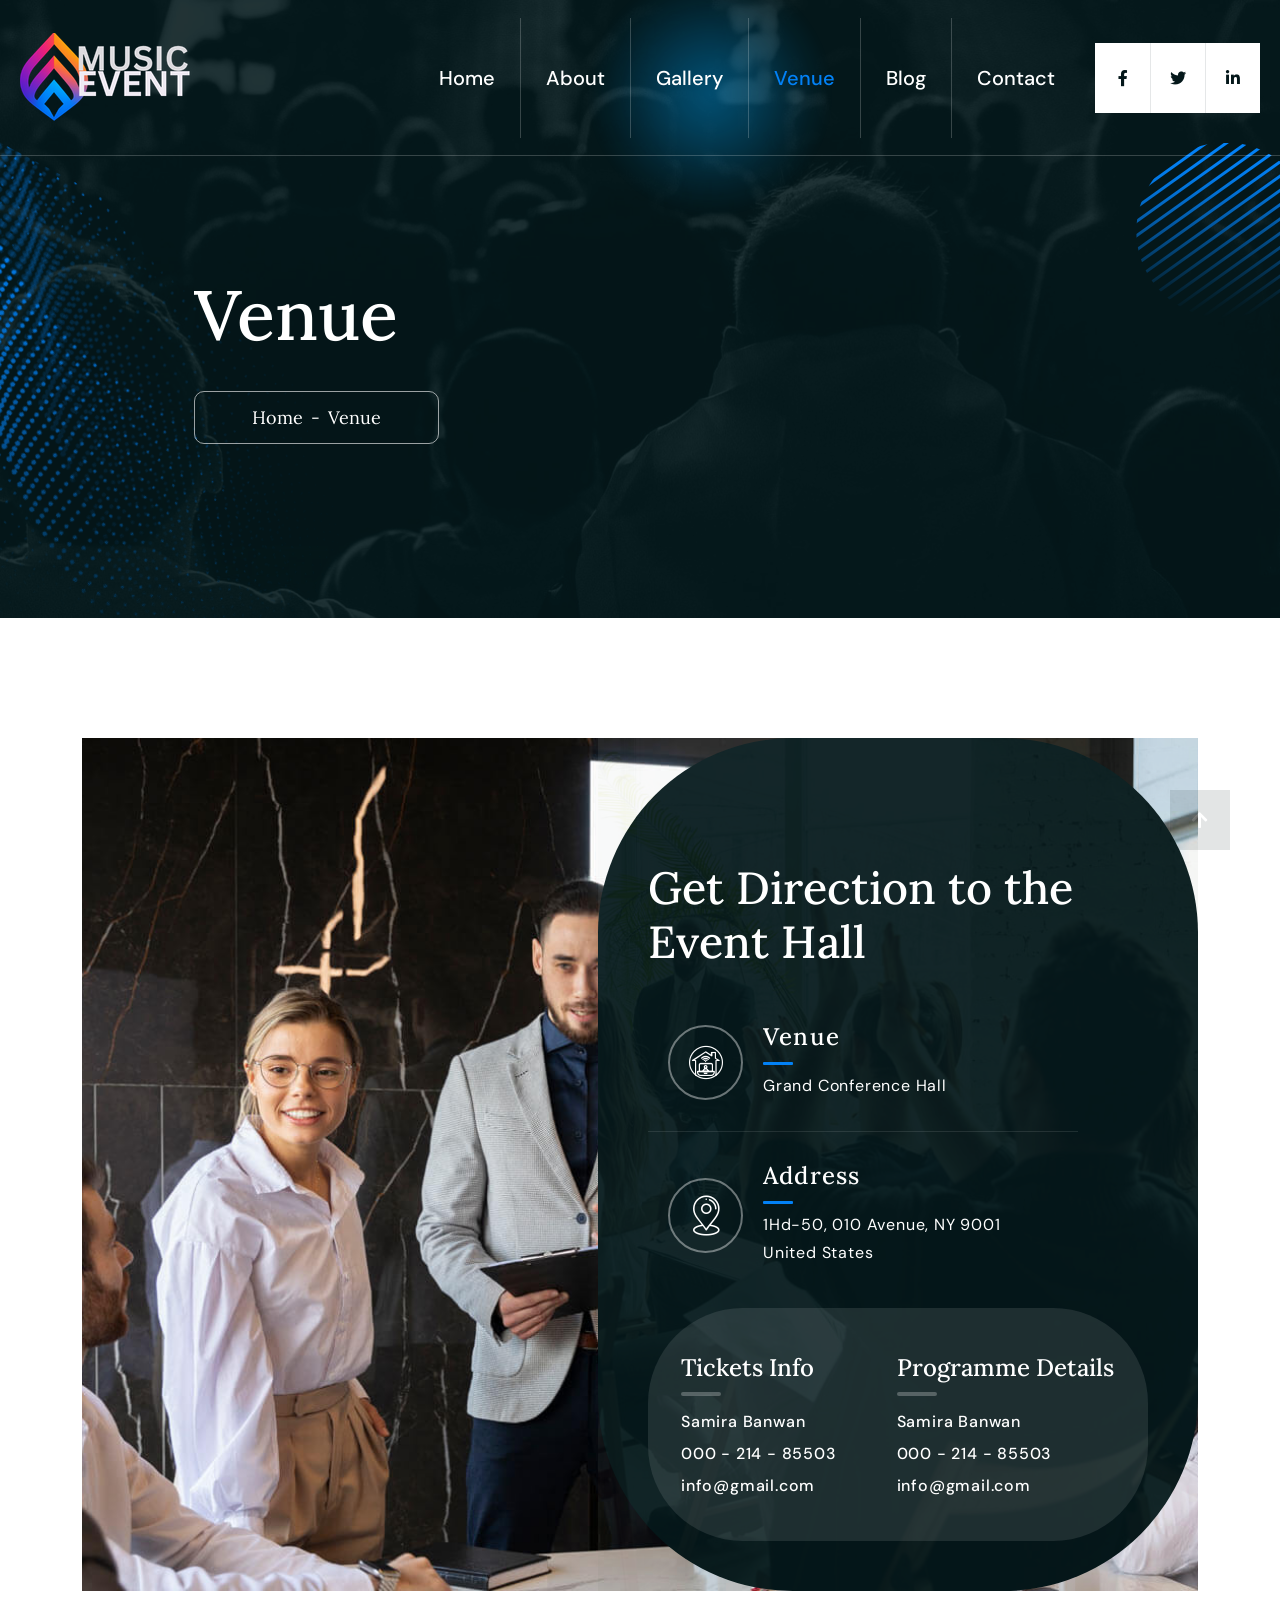
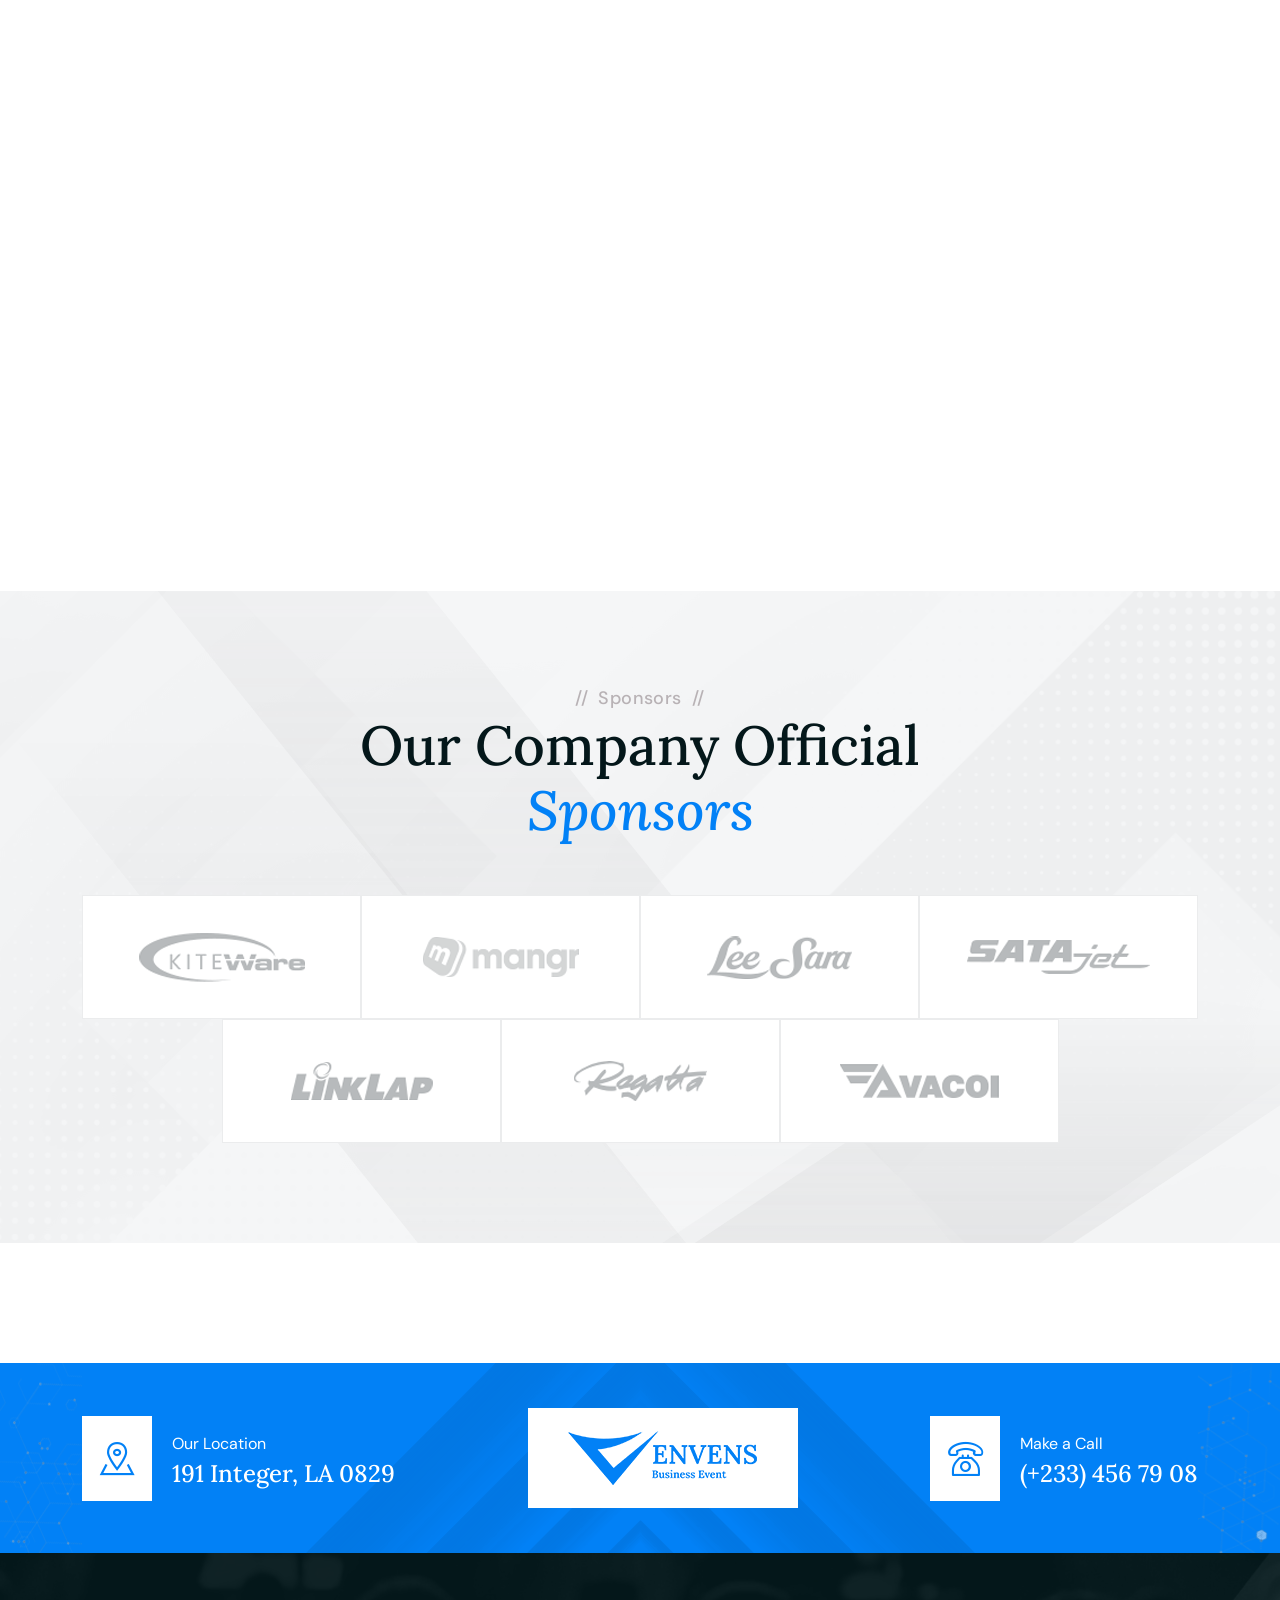
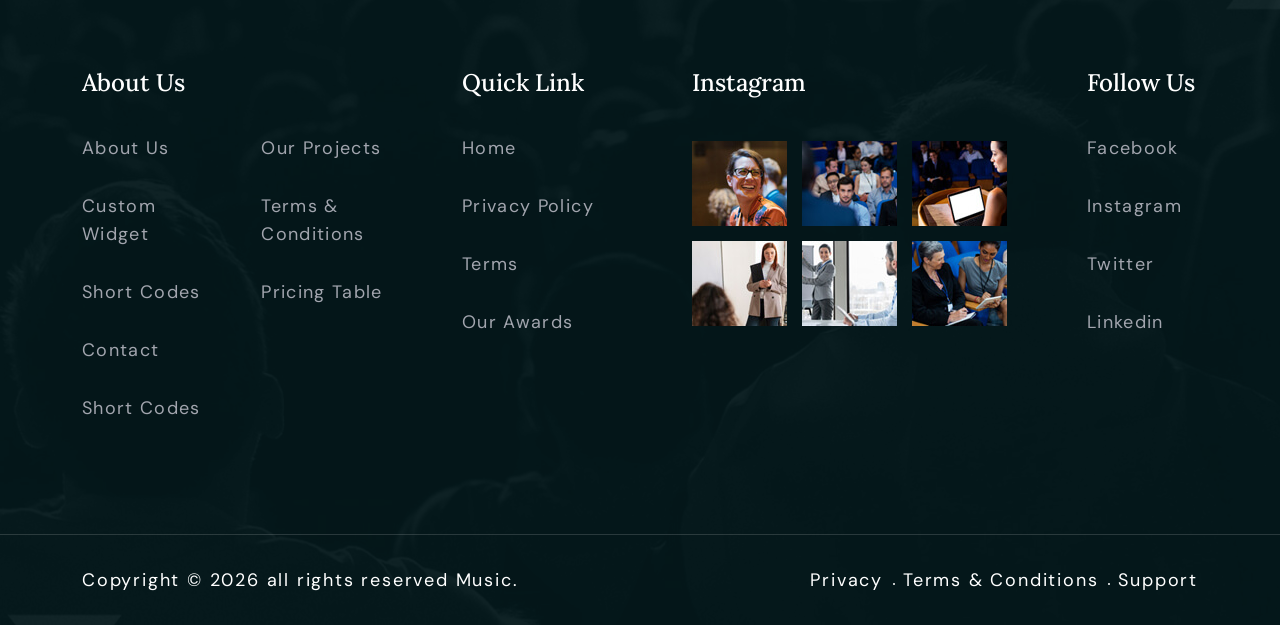
<file: venue.html>
<!DOCTYPE html>
<html lang="en">


<head>
    <meta charset="UTF-8" />
    <meta name="viewport" content="width=device-width, initial-scale=1.0" />
    <title>Music Event</title>
    <!-- favicons Icons -->
    <link rel="apple-touch-icon" sizes="180x180" href="assets/images/favicons/apple-touch-icon.png" />
    <link rel="icon" type="image/png" sizes="32x32" href="assets/images/favicons/favicon-32x32.png" />
    <link rel="icon" type="image/png" sizes="16x16" href="assets/images/favicons/favicon-16x16.png" />
    <link rel="manifest" href="assets/images/favicons/site.webmanifest" />
    <meta name="description" content="envens HTML 5 Template " />

    <!-- fonts -->
    <link rel="preconnect" href="https://fonts.googleapis.com/">
    <link rel="preconnect" href="https://fonts.gstatic.com/" crossorigin>
    <link
        href="https://fonts.googleapis.com/css2?family=DM+Sans:ital,opsz,wght@0,9..40,100..1000;1,9..40,100..1000&amp;display=swap"
        rel="stylesheet">
    <link href="https://fonts.googleapis.com/css2?family=Lora:ital,wght@0,400..700;1,400..700&amp;display=swap"
        rel="stylesheet">



    <link rel="stylesheet" href="assets/vendors/bootstrap/css/bootstrap.min.css" />
    <link rel="stylesheet" href="assets/vendors/animate/animate.min.css" />
    <link rel="stylesheet" href="assets/vendors/animate/custom-animate.css" />
    <link rel="stylesheet" href="assets/vendors/fontawesome/css/all.min.css" />
    <link rel="stylesheet" href="assets/vendors/jarallax/jarallax.css" />
    <link rel="stylesheet" href="assets/vendors/jquery-magnific-popup/jquery.magnific-popup.css" />
    <link rel="stylesheet" href="assets/vendors/odometer/odometer.min.css" />
    <link rel="stylesheet" href="assets/vendors/swiper/swiper.min.css" />
    <link rel="stylesheet" href="assets/vendors/envens-icons/style.css">
    <link rel="stylesheet" href="assets/vendors/owl-carousel/owl.carousel.min.css" />
    <link rel="stylesheet" href="assets/vendors/owl-carousel/owl.theme.default.min.css" />
    <link rel="stylesheet" href="assets/vendors/bootstrap-select/css/bootstrap-select.min.css" />
    <link rel="stylesheet" href="assets/vendors/nice-select/nice-select.css" />
    <link rel="stylesheet" href="assets/vendors/jquery-ui/jquery-ui.css" />
    <link rel="stylesheet" href="assets/vendors/timepicker/timePicker.css" />
    <link rel="stylesheet" href="assets/vendors/reey-font/stylesheet.css" />

    <!-- template styles -->
    <link rel="stylesheet" href="assets/css/envens.css" />
    <link rel="stylesheet" href="assets/css/envens-responsive.css" />
    <link rel="stylesheet" href="assets/css/color-2.css" />
</head>

<body>



    <div class="preloader">
        <div class="preloader__image"></div>
    </div>
    <!-- /.preloader -->






    <div class="page-wrapper">
               <header class="main-header">
            <nav class="main-menu">
                <div class="main-menu__wrapper">
                    <div class="main-menu__wrapper-inner">
                        <div class="main-menu__left">
                            <div class="main-menu__logo">
                                <a href="index.html"><img src="assets/images/resources/logo-1.png" alt=""></a>
                            </div>
                            <div class="main-menu__login-box">
                                <div class="icon">
                                    <span class="icon-user"></span>
                                </div>
                                <div class="select-box">
                                    <select class="wide">
                                        <option data-display="Join With Us">Join With Us</option>
                                        <option value="1">Login</option>
                                        <option value="2">Register</option>
                                    </select>
                                </div>
                            </div>
                        </div>
                        <div class="main-menu__right">
                            <div class="main-menu__main-menu-box">
                                <a href="#" class="mobile-nav__toggler"><i class="fa fa-bars"></i></a>
                                <ul class="main-menu__list">
                                    <li><a href="index.html">Home </a></li>
                                    <li><a href="about.html">About</a></li>
                                    <li><a href="gallery.html">Gallery</a></li>
                                    <li><a href="venue.html">Venue</a></li>
                                    <li><a href="blog.html">Blog</a></li>
                                    <li><a href="contact.html">Contact</a></li>
                                </ul>
                            </div>
                            <div class="main-menu__social-and-search-box">
                                <div class="main-menu__social">
                                    <a href="#"><span class="fab fa-facebook-f"></span></a>
                                    <a href="#"><span class="fab fa-twitter"></span></a>
                                    <a href="#"><span class="fab fa-linkedin-in"></span></a>
                                </div>
                                <div class="main-menu__search-box">
                                    <a href="#" class="main-menu__search search-toggler">
                                        <span class="icon-loupe"></span>
                                        <p class="main-menu__search-text">Search here ..</p>
                                    </a>
                                </div>
                            </div>
                        </div>
                    </div>
                </div>
            </nav>
        </header>

        <div class="stricky-header stricked-menu main-menu main-menu-two">
            <div class="sticky-header__content"></div><!-- /.sticky-header__content -->
        </div><!-- /.stricky-header -->



        <!--Page Header Start-->
        <section class="page-header">
            <div class="page-header__bg" style="background-image: url(assets/images/backgrounds/page-header-bg.jpg);">
            </div>
            <div class="page-header__shape-1">
                <img src="assets/images/shapes/page-header-shape-1.png" alt="">
            </div>
            <div class="page-header__shape-2">
                <img src="assets/images/shapes/page-header-shape-2.png" alt="">
            </div>
            <div class="page-header__shape-3">
                <img src="assets/images/shapes/page-header-shape-3.png" alt="">
            </div>
            <div class="container">
                <div class="page-header__inner">
                    <h2>Venue</h2>
                    <div class="thm-breadcrumb__box">
                        <ul class="thm-breadcrumb list-unstyled">
                            <li><a href="index.html">Home</a></li>
                            <li><span>-</span></li>
                            <li>Venue</li>
                        </ul>
                    </div>
                </div>
            </div>
        </section>
        <!--Page Header End-->

        <!--Venue Page Start-->
        <section class="venue-page">
            <div class="container">
                <div class="venue-page__inner">
                    <div class="venue-page__img"
                        style="background-image: url(assets/images/resources/venue-img-1.jpg);"></div>
                    <div class="venue-page__venu-box">
                        <div class="venue-page__venu-box-bg"
                            style="background-image: url(assets/images/backgrounds/venue-page-venu-box-bg.jpg);">
                        </div>
                        <h3 class="venue-page__address-title">Get Direction to the
                            Event Hall</h3>
                        <ul class="list-unstyled venue-page__address">
                            <li>
                                <div class="icon">
                                    <span class="icon-laptop"></span>
                                </div>
                                <div class="content">
                                    <h4>Venue</h4>
                                    <p>Grand Conference Hall</p>
                                </div>
                            </li>
                            <li>
                                <div class="icon">
                                    <span class="icon-placeholder1"></span>
                                </div>
                                <div class="content">
                                    <h4>Address</h4>
                                    <p>1Hd-50, 010 Avenue, NY 9001 <br>
                                        United States</p>
                                </div>
                            </li>
                        </ul>
                        <ul class="list-unstyled venue-page__address-two">
                            <li>
                                <h4>Tickets Info</h4>
                                <p>Samira Banwan</p>
                                <p><a href="tel:00021485503">000 - 214 - 85503</a></p>
                                <p><a href="mailto:info@gmail.com">info@gmail.com</a></p>
                            </li>
                            <li>
                                <h4>Programme Details</h4>
                                <p>Samira Banwan</p>
                                <p><a href="tel:00021485503">000 - 214 - 85503</a></p>
                                <p><a href="mailto:info@gmail.com">info@gmail.com</a></p>
                            </li>
                        </ul>
                    </div>
                </div>
            </div>
        </section>
        <!--Venue Page End-->

        <!--Google Map Start-->
        <section class="google-map-one">
            <iframe
                src="https://www.google.com/maps/embed?pb=!1m18!1m12!1m3!1d4562.753041141002!2d-118.80123790098536!3d34.152323469614075!2m3!1f0!2f0!3f0!3m2!1i1024!2i768!4f13.1!3m3!1m2!1s0x80e82469c2162619%3A0xba03efb7998eef6d!2sCostco+Wholesale!5e0!3m2!1sbn!2sbd!4v1562518641290!5m2!1sbn!2sbd"
                class="google-map__one" allowfullscreen></iframe>

        </section>
        <!--Google Map End-->

        <!--Brand Three Start-->
        <section class="brand-three brand-four">
            <div class="brand-three__wrap">
                <div class="brand-three__shape-bg float-bob-y"
                    style="background-image: url(assets/images/shapes/brand-three-shape-bg.png);"></div>
                <div class="brand-three__shape-1">
                    <img src="assets/images/shapes/brand-three-shape-1.png" alt="">
                </div>
                <div class="brand-three__shape-2">
                    <img src="assets/images/shapes/brand-three-shape-2.png" alt="">
                </div>
                <div class="brand-three__shape-3">
                    <img src="assets/images/shapes/brand-three-shape-3.png" alt="">
                </div>
                <div class="brand-three__shape-4">
                    <img src="assets/images/shapes/brand-three-shape-4.png" alt="">
                </div>
                <div class="container">
                    <div class="brand-three__inner">
                        <div class="section-title text-center">
                            <div class="section-title__tagline-box">
                                <span class="section-title__tagline"><span>//</span> Sponsors <span>//</span></span>
                            </div>
                            <h2 class="section-title__title">Our Company Official <br> <span>Sponsors</span></h2>
                        </div>
                        <ul class="list-unstyled brand-three__list">
                            <li>
                                <div class="brand-three__img-box">
                                    <div class="brand-three__img">
                                        <img src="assets/images/brand/brand-3-1.png" alt="">
                                    </div>
                                    <div class="brand-three__img-hover">
                                        <img src="assets/images/brand/brand-3-1-hover.png" alt="">
                                    </div>
                                </div>
                            </li>
                            <li>
                                <div class="brand-three__img-box">
                                    <div class="brand-three__img">
                                        <img src="assets/images/brand/brand-3-2.png" alt="">
                                    </div>
                                    <div class="brand-three__img-hover">
                                        <img src="assets/images/brand/brand-3-2-hover.png" alt="">
                                    </div>
                                </div>
                            </li>
                            <li>
                                <div class="brand-three__img-box">
                                    <div class="brand-three__img">
                                        <img src="assets/images/brand/brand-3-3.png" alt="">
                                    </div>
                                    <div class="brand-three__img-hover">
                                        <img src="assets/images/brand/brand-3-3-hover.png" alt="">
                                    </div>
                                </div>
                            </li>
                            <li>
                                <div class="brand-three__img-box">
                                    <div class="brand-three__img">
                                        <img src="assets/images/brand/brand-3-4.png" alt="">
                                    </div>
                                    <div class="brand-three__img-hover">
                                        <img src="assets/images/brand/brand-3-4-hover.png" alt="">
                                    </div>
                                </div>
                            </li>
                        </ul>
                        <ul class="list-unstyled brand-three__list brand-three__list--two">
                            <li>
                                <div class="brand-three__img-box">
                                    <div class="brand-three__img">
                                        <img src="assets/images/brand/brand-3-5.png" alt="">
                                    </div>
                                    <div class="brand-three__img-hover">
                                        <img src="assets/images/brand/brand-3-5-hover.png" alt="">
                                    </div>
                                </div>
                            </li>
                            <li>
                                <div class="brand-three__img-box">
                                    <div class="brand-three__img">
                                        <img src="assets/images/brand/brand-3-6.png" alt="">
                                    </div>
                                    <div class="brand-three__img-hover">
                                        <img src="assets/images/brand/brand-3-6-hover.png" alt="">
                                    </div>
                                </div>
                            </li>
                            <li>
                                <div class="brand-three__img-box">
                                    <div class="brand-three__img">
                                        <img src="assets/images/brand/brand-3-7.png" alt="">
                                    </div>
                                    <div class="brand-three__img-hover">
                                        <img src="assets/images/brand/brand-3-7-hover.png" alt="">
                                    </div>
                                </div>
                            </li>
                        </ul>
                    </div>
                </div>
            </div>
        </section>
        <!--Brand Three End-->

        <!--Site Footer Two Start-->
        <footer class="site-footer-two">
            <div class="site-footer-two__bg"
                style="background-image: url(assets/images/backgrounds/site-footer-two-bg.jpg);"></div>
            <div class="site-footer-two__shape-bg-1"
                style="background-image: url(assets/images/shapes/site-footer-two-shape-bg-1.png);"></div>
            <div class="site-footer-two__top">
                <div class="site-footer-two__top-shape-2 float-bob-x">
                    <img src="assets/images/shapes/site-footer-two-top-shape-2.png" alt="">
                </div>
                <div class="site-footer-two__top-shape-3 float-bob-y">
                    <img src="assets/images/shapes/site-footer-two-top-shape-3.png" alt="">
                </div>
                <div class="container">
                    <div class="site-footer-two__top-inner">
                        <div class="site-footer-two__top-shape-1 img-bounce">
                            <img src="assets/images/shapes/site-footer-two-top-shape-1.png" alt="">
                        </div>
                        <div class="site-footer-two__top-icon-box">
                            <div class="site-footer-two__top-icon">
                                <span class="icon-placeholder"></span>
                            </div>
                            <div class="site-footer-two__top-icon-content">
                                <p>Our Location</p>
                                <h5>191 Integer, LA 0829</h5>
                            </div>
                        </div>
                        <div class="site-footer-two__logo">
                            <a href="index.html"><img src="assets/images/resources/site-footer-logo-2.png" alt=""></a>
                        </div>
                        <div class="site-footer-two__top-icon-box">
                            <div class="site-footer-two__top-icon">
                                <span class="icon-telephone"></span>
                            </div>
                            <div class="site-footer-two__top-icon-content">
                                <p>Make a Call</p>
                                <h5><a href="tel:2334567908">(+233) 456 79 08</a></h5>
                            </div>
                        </div>
                    </div>
                </div>
            </div>
            <div class="site-footer-two__middle">
                <div class="container">
                    <div class="site-footer-two__middle-inner">
                        <div class="row">
                            <div class="col-xl-4 col-lg-6 col-md-6 wow fadeInUp" data-wow-delay="100ms">
                                <div class="footer-widget-two__column footer-widget-two__about">
                                    <div class="footer-widget-two__title-box">
                                        <h3 class="footer-widget-two__title">About Us</h3>
                                    </div>
                                    <div class="footer-widget-two__link-list-box">
                                        <ul class="footer-widget-two__link-list list-unstyled">
                                            <li><a href="about.html">About Us</a></li>
                                            <li><a href="about.html">Custom Widget</a></li>
                                            <li><a href="about.html">Short Codes</a></li>
                                            <li><a href="contact.html">Contact</a></li>
                                            <li><a href="about.html">Short Codes</a></li>
                                        </ul>
                                        <ul
                                            class="footer-widget-two__link-list footer-widget-two__link-list--two list-unstyled">
                                            <li><a href="gallery.html">Our Projects</a></li>
                                            <li><a href="about.html">Terms & Conditions</a></li>
                                            <li><a href="pricing.html">Pricing Table</a></li>
                                        </ul>
                                    </div>
                                </div>
                            </div>
                            <div class="col-xl-3 col-lg-6 col-md-6 wow fadeInUp" data-wow-delay="200ms">
                                <div class="footer-widget-two__column footer-widget-two__link">
                                    <div class="footer-widget-two__title-box">
                                        <h3 class="footer-widget-two__title">Quick Link</h3>
                                    </div>
                                    <ul class="footer-widget-two__link-list list-unstyled">
                                        <li><a href="index.html">Home</a></li>
                                        <li><a href="about.html">Privacy Policy</a></li>
                                        <li><a href="speaker.html">Terms</a></li>
                                        <li><a href="sponsors.html">Our Awards</a></li>
                                    </ul>
                                </div>
                            </div>
                            <div class="col-xl-3 col-lg-6 col-md-6 wow fadeInUp" data-wow-delay="300ms">
                                <div class="footer-widget-two__column footer-widget-two__gallery">
                                    <div class="footer-widget-two__title-box">
                                        <h3 class="footer-widget-two__title">Instagram</h3>
                                    </div>
                                    <ul class="footer-widget-two__gallery-list list-unstyled clearfix">
                                        <li>
                                            <div class="footer-widget-two__gallery-img">
                                                <img src="assets/images/gallery/footer-widget-two-gallery-1-1.jpg"
                                                    alt="">
                                                <a href="#"><span class="icon-link"></span></a>
                                            </div>
                                        </li>
                                        <li>
                                            <div class="footer-widget-two__gallery-img">
                                                <img src="assets/images/gallery/footer-widget-two-gallery-1-2.jpg"
                                                    alt="">
                                                <a href="#"><span class="icon-link"></span></a>
                                            </div>
                                        </li>
                                        <li>
                                            <div class="footer-widget-two__gallery-img">
                                                <img src="assets/images/gallery/footer-widget-two-gallery-1-3.jpg"
                                                    alt="">
                                                <a href="#"><span class="icon-link"></span></a>
                                            </div>
                                        </li>
                                        <li>
                                            <div class="footer-widget-two__gallery-img">
                                                <img src="assets/images/gallery/footer-widget-two-gallery-1-4.jpg"
                                                    alt="">
                                                <a href="#"><span class="icon-link"></span></a>
                                            </div>
                                        </li>
                                        <li>
                                            <div class="footer-widget-two__gallery-img">
                                                <img src="assets/images/gallery/footer-widget-two-gallery-1-5.jpg"
                                                    alt="">
                                                <a href="#"><span class="icon-link"></span></a>
                                            </div>
                                        </li>
                                        <li>
                                            <div class="footer-widget-two__gallery-img">
                                                <img src="assets/images/gallery/footer-widget-two-gallery-1-6.jpg"
                                                    alt="">
                                                <a href="#"><span class="icon-link"></span></a>
                                            </div>
                                        </li>
                                    </ul>
                                </div>
                            </div>
                            <div class="col-xl-2 col-lg-6 col-md-6 wow fadeInUp" data-wow-delay="400ms">
                                <div class="footer-widget-two__column footer-widget-two__social">
                                    <div class="footer-widget-two__title-box">
                                        <h3 class="footer-widget-two__title">Follow Us</h3>
                                    </div>
                                    <ul class="footer-widget-two__link-list list-unstyled">
                                        <li><a href="#">Facebook</a></li>
                                        <li><a href="#">Instagram</a></li>
                                        <li><a href="#">Twitter</a></li>
                                        <li><a href="#">Linkedin</a></li>
                                    </ul>
                                </div>
                            </div>
                        </div>
                    </div>
                </div>
            </div>
            <div class="site-footer-two__bottom">
                <div class="container">
                    <div class="site-footer-two__bottom-inner">
                        <p class="site-footer-two__bottom-text">Copyright © 2026 all rights reserved Music.</p>
                        <ul class="list-unstyled site-footer-two__botom-menu">
                            <li><a href="about.html">Privacy</a></li>
                            <li><a href="about.html">Terms & Conditions</a></li>
                            <li><a href="sponsors.html">Support</a></li>
                        </ul>
                    </div>
                </div>
            </div>
        </footer>
        <!--Site Footer Two End-->


    </div><!-- /.page-wrapper -->


    <div class="mobile-nav__wrapper">
        <div class="mobile-nav__overlay mobile-nav__toggler"></div>
        <!-- /.mobile-nav__overlay -->
        <div class="mobile-nav__content">
            <span class="mobile-nav__close mobile-nav__toggler"><i class="fa fa-times"></i></span>

            <div class="logo-box">
                <a href="index.html" aria-label="logo image"><img src="assets/images/resources/logo-2.png" width="150"
                        alt="" /></a>
            </div>
            <!-- /.logo-box -->
            <div class="mobile-nav__container"></div>
            <!-- /.mobile-nav__container -->

            <ul class="mobile-nav__contact list-unstyled">
                <li>
                    <i class="fa fa-envelope"></i>
                    <a href="mailto:needhelp@packageName__.com">needhelp@envens.com</a>
                </li>
                <li>
                    <i class="fa fa-phone-alt"></i>
                    <a href="tel:666-888-0000">666 888 0000</a>
                </li>
            </ul><!-- /.mobile-nav__contact -->
            <div class="mobile-nav__top">
                <div class="mobile-nav__social">
                    <a href="#" class="fab fa-twitter"></a>
                    <a href="#" class="fab fa-facebook-square"></a>
                    <a href="#" class="fab fa-pinterest-p"></a>
                    <a href="#" class="fab fa-instagram"></a>
                </div><!-- /.mobile-nav__social -->
            </div><!-- /.mobile-nav__top -->



        </div>
        <!-- /.mobile-nav__content -->
    </div>
    <!-- /.mobile-nav__wrapper -->

    <div class="search-popup">
        <div class="search-popup__overlay search-toggler"></div>
        <!-- /.search-popup__overlay -->
        <div class="search-popup__content">
            <form action="#">
                <label for="search" class="sr-only">search here</label><!-- /.sr-only -->
                <input type="text" id="search" placeholder="Search Here..." />
                <button type="submit" aria-label="search submit" class="thm-btn">
                    <i class="fas fa-search"></i>
                </button>
            </form>
        </div>
        <!-- /.search-popup__content -->
    </div>
    <!-- /.search-popup -->

    <a href="#" data-target="html" class="scroll-to-target scroll-to-top"><i class="fas fa-arrow-up"></i></a>


    <script src="assets/vendors/jquery/jquery-3.6.0.min.js"></script>
    <script src="assets/vendors/bootstrap/js/bootstrap.bundle.min.js"></script>
    <script src="assets/vendors/jarallax/jarallax.min.js"></script>
    <script src="assets/vendors/jquery-ajaxchimp/jquery.ajaxchimp.min.js"></script>
    <script src="assets/vendors/jquery-appear/jquery.appear.min.js"></script>
    <script src="assets/vendors/jquery-circle-progress/jquery.circle-progress.min.js"></script>
    <script src="assets/vendors/jquery-magnific-popup/jquery.magnific-popup.min.js"></script>
    <script src="assets/vendors/jquery-validate/jquery.validate.min.js"></script>
    <script src="assets/vendors/odometer/odometer.min.js"></script>
    <script src="assets/vendors/swiper/swiper.min.js"></script>
    <script src="assets/vendors/wnumb/wNumb.min.js"></script>
    <script src="assets/vendors/wow/wow.js"></script>
    <script src="assets/vendors/isotope/isotope.js"></script>
    <script src="assets/vendors/owl-carousel/owl.carousel.min.js"></script>
    <script src="assets/vendors/bootstrap-select/js/bootstrap-select.min.js"></script>
    <script src="assets/vendors/jquery-ui/jquery-ui.js"></script>
    <script src="assets/vendors/timepicker/timePicker.js"></script>
    <script src="assets/vendors/jquery.circle-type/jquery.circleType.js"></script>
    <script src="assets/vendors/jquery.circle-type/jquery.lettering.min.js"></script>
    <script src="assets/vendors/nice-select/jquery.nice-select.min.js"></script>
    <script src="assets/vendors/countdown/countdown.min.js"></script>
    <script src="assets/vendors/marque/marquee.min.js"></script>





    <!-- template js -->
    <script src="assets/js/envens.js"></script>
</body>


</html>
</file>
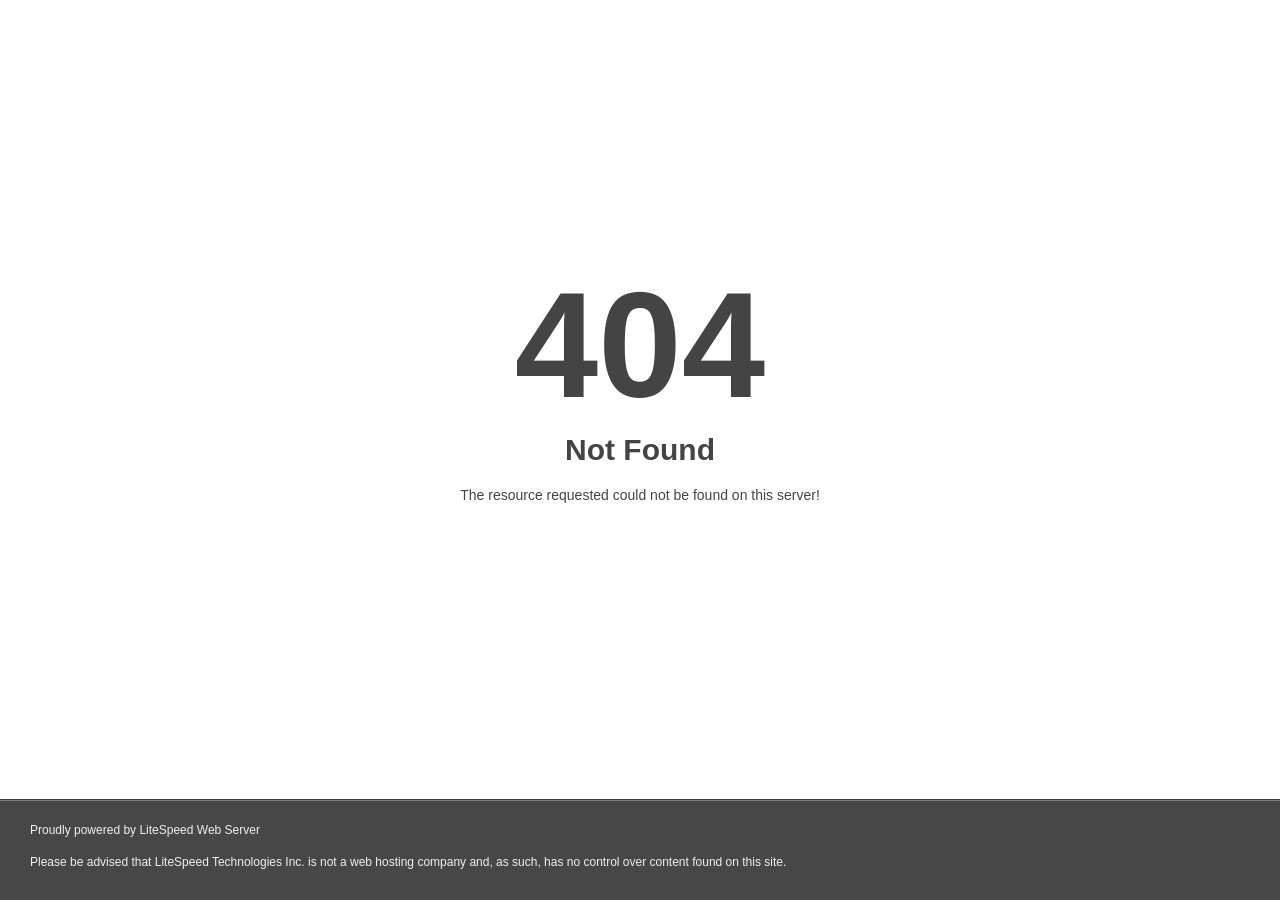
<file: assets/images/icon/cross-out.html>
<!DOCTYPE html>
<html style="height:100%">
<head>
<meta name="viewport" content="width=device-width, initial-scale=1, shrink-to-fit=no" />
<title> 404 Not Found
</title><style>@media (prefers-color-scheme:dark){body{background-color:#000!important}}</style></head>
<body style="color: #444; margin:0;font: normal 14px/20px Arial, Helvetica, sans-serif; height:100%; background-color: #fff;">
<div style="height:auto; min-height:100%; ">     <div style="text-align: center; width:800px; margin-left: -400px; position:absolute; top: 30%; left:50%;">
        <h1 style="margin:0; font-size:150px; line-height:150px; font-weight:bold;">404</h1>
<h2 style="margin-top:20px;font-size: 30px;">Not Found
</h2>
<p>The resource requested could not be found on this server!</p>
</div></div><div style="color:#f0f0f0; font-size:12px;margin:auto;padding:0px 30px 0px 30px;position:relative;clear:both;height:100px;margin-top:-101px;background-color:#474747;border-top: 1px solid rgba(0,0,0,0.15);box-shadow: 0 1px 0 rgba(255, 255, 255, 0.3) inset;">
<br>Proudly powered by LiteSpeed Web Server<p>Please be advised that LiteSpeed Technologies Inc. is not a web hosting company and, as such, has no control over content found on this site.</p></div></body></html>
</file>
<file: assets/vendors/jarallax/jarallax.css>
.jarallax {
    position: relative;
    z-index: 0;
}
.jarallax > .jarallax-img {
    position: absolute;
    object-fit: cover;
    /* support for plugin https://github.com/bfred-it/object-fit-images */
    font-family: 'object-fit: cover;';
    top: 0;
    left: 0;
    width: 100%;
    height: 100%;
    z-index: -1;
}
</file>
<file: assets/vendors/envens-icons/style.css>
@font-face {
  font-family: 'icomoon';
  src: url('fonts/icomoon78ed.eot?orkqwr');
  src: url('fonts/icomoon78ed.eot?orkqwr#iefix') format('embedded-opentype'),
    url('fonts/icomoon78ed.ttf?orkqwr') format('truetype'),
    url('fonts/icomoon78ed.woff?orkqwr') format('woff'),
    url('fonts/icomoon78ed.svg?orkqwr#icomoon') format('svg');
  font-weight: normal;
  font-style: normal;
  font-display: block;
}

[class^="icon-"],
[class*=" icon-"] {
  /* use !important to prevent issues with browser extensions that change fonts */
  font-family: 'icomoon' !important;
  speak: never;
  font-style: normal;
  font-weight: normal;
  font-variant: normal;
  text-transform: none;
  line-height: 1;

  /* Better Font Rendering =========== */
  -webkit-font-smoothing: antialiased;
  -moz-osx-font-smoothing: grayscale;
}





.icon-star:before {
  content: "\e900";
}

.icon-user:before {
  content: "\e901";
}

.icon-down-arrow:before {
  content: "\e902";
}

.icon-placeholder:before {
  content: "\e903";
}

.icon-loupe:before {
  content: "\e904";
}

.icon-telephone:before {
  content: "\e905";
}

.icon-down-right:before {
  content: "\e906";
}

.icon-link:before {
  content: "\e907";
}

.icon-email:before {
  content: "\e908";
}

.icon-icon-15151715:before {
  content: "\e909";
}

.icon-brain:before {
  content: "\e90a";
}

.icon-pin:before {
  content: "\e90b";
}

.icon-connection:before {
  content: "\e90c";
}

.icon-phone-call:before {
  content: "\e90d";
}

.icon-check:before {
  content: "\e90e";
}

.icon-team:before {
  content: "\e90f";
}

.icon-marker:before {
  content: "\e910";
}

.icon-plus:before {
  content: "\e911";
}

.icon-minus:before {
  content: "\e912";
}

.icon-time:before {
  content: "\e913";
}

.icon-circle-arrows:before {
  content: "\e914";
}

.icon-play:before {
  content: "\e915";
}

.icon-laptop:before {
  content: "\e916";
}

.icon-play-1:before {
  content: "\e917";
}

.icon-coffee-cup:before {
  content: "\e918";
}

.icon-placeholder1:before {
  content: "\e919";
}

.icon-guitar:before {
  content: "\e91a";
}

.icon-youtube:before {
  content: "\e91b";
}

.icon-arrow:before {
  content: "\e91c";
}

.icon-trumpet:before {
  content: "\e91d";
}

.icon-right-arrows:before {
  content: "\e91e";
}

.icon-sitar:before {
  content: "\e91f";
}

.icon-mail-inbox:before {
  content: "\e920";
}

.icon-zoom:before {
  content: "\e921";
}

.icon-conversation:before {
  content: "\e922";
}

.icon-envelope:before {
  content: "\e923";
}

.icon-telephone-symbol-button:before {
  content: "\e924";
}

.icon-check-1:before {
  content: "\e925";
}

.icon-right-up:before {
  content: "\e926";
}

.icon-karaoke:before {
  content: "\e927";
}

.icon-program:before {
  content: "\e928";
}

.icon-united:before {
  content: "\e929";
}

.icon-quotation:before {
  content: "\e92a";
}
</file>
<file: assets/vendors/nice-select/nice-select.css>
.nice-select {
    position: relative;
    display: block;
    -webkit-tap-highlight-color: transparent;
    background-color: var(--envens-base);
    border-radius: 0px;
    border: none;
    box-sizing: border-box;
    clear: both;
    cursor: pointer;
    float: none;
    font-family: inherit;
    color: #888888;
    font-size: 14px;
    font-weight: 300;
    height: 70px;
    line-height: 48px;
    outline: none;
    padding-left: 25px;
    padding-right: 25px;
    text-align: left !important;
    -webkit-transition: all 0.2s ease-in-out;
    transition: all 0.2s ease-in-out;
    -webkit-user-select: none;
    -moz-user-select: none;
    -ms-user-select: none;
    user-select: none;
    white-space: nowrap;
    width: auto;
}

.nice-select:hover {
    border-color: #6e7a7a;
}

.nice-select:active,
.nice-select.open,
.nice-select:focus {
    border-color: #6e7a7a;
}


.nice-select:after {
    position: absolute;
    right: 17px;
    top: 50%;
    margin-top: -4px;
    display: block;
    border-bottom: 1px solid var(--envens-gray);
    border-right: 1px solid var(--envens-gray);
    content: '';
    width: 8px;
    height: 8px;
    pointer-events: none;
    -webkit-transform-origin: 66% 66%;
    -ms-transform-origin: 66% 66%;
    transform-origin: 66% 66%;
    -webkit-transform: rotate(45deg);
    -ms-transform: rotate(45deg);
    transform: rotate(45deg);
    -webkit-transition: all 0.15s ease-in-out;
    transition: all 0.15s ease-in-out;
}

.nice-select.open:after {
    -webkit-transform: rotate(-135deg);
    -ms-transform: rotate(-135deg);
    transform: rotate(-135deg);
}

.nice-select.open .list {
    opacity: 1;
    pointer-events: auto;
    -webkit-transform: scale(1) translateY(0);
    -ms-transform: scale(1) translateY(0);
    transform: scale(1) translateY(0);
}

.nice-select.disabled {
    border-color: #ededed;
    color: #999;
    pointer-events: none;
}

.nice-select.disabled:after {
    border-color: #cccccc;
}

.nice-select.wide {
    width: 100%;
}

.nice-select.wide .list {
    left: 0 !important;
    right: 0 !important;
}


.nice-select.right {
    float: right;
}

.nice-select.right .list {
    left: auto;
    right: 0;
}

.nice-select.small {
    font-size: 12px;
    height: 36px;
    line-height: 34px;
}

.nice-select.small:after {
    height: 4px;
    width: 4px;
}

.nice-select.small .option {
    line-height: 34px;
    min-height: 34px;
}


.nice-select .list {
    background-color: var(--envens-black);
    border-radius: 5px;
    box-sizing: border-box;
    margin-top: 0px;
    opacity: 0;
    overflow: hidden;
    padding: 0;
    pointer-events: none;
    position: absolute;
    top: 100%;
    left: 0;
    -webkit-transform-origin: 50% 0;
    -ms-transform-origin: 50% 0;
    transform-origin: 50% 0;
    -webkit-transform: scale(0.75) translateY(-21px);
    -ms-transform: scale(0.75) translateY(-21px);
    transform: scale(0.75) translateY(-21px);
    -webkit-transition: all 0.2s cubic-bezier(0.5, 0, 0, 1.25), opacity 0.15s ease-out;
    transition: all 0.2s cubic-bezier(0.5, 0, 0, 1.25), opacity 0.15s ease-out;
    z-index: 9;
}

.nice-select .list:hover .option:not(:hover) {
    background-color: transparent !important;
}

.nice-select .option {
    color: #ffffff;
    font-weight: 400;
    line-height: 40px;
    list-style: none;
    min-height: 40px;
    outline: none;
    padding-left: 18px;
    padding-right: 29px;
    text-align: left;
    cursor: pointer;
    -webkit-transition: all 0.2s;
    transition: all 0.2s;
}

.nice-select .option:hover,
.nice-select .option.focus,
.nice-select .option.selected.focus {
    color: var(--envens-white) !important;
    background-color: var(--envens-base);
}

.nice-select .option.selected {
    font-weight: 700;
}

.nice-select .option.disabled {
    background-color: transparent;
    color: #999;
    cursor: default;
}

.no-csspointerevents .nice-select .list {
    display: none;
}

.no-csspointerevents .nice-select.open .list {
    display: block;
}

.get-flight-two__inner .nice-select:after {
    border-bottom: 2px solid var(--envens-gray);
    border-right: 2px solid var(--envens-gray);
}
</file>
<file: assets/vendors/reey-font/stylesheet.css>
/*! Generated by Font Squirrel (https://www.fontsquirrel.com) on January 28, 2021 */



@font-face {
    font-family: 'reeyregular';
    src: url('reey-regular-webfont.woff2') format('woff2'),
         url('reey-regular-webfont.woff') format('woff');
    font-weight: normal;
    font-style: normal;

}
</file>
<file: assets/css/envens.css>
/*--------------------------------------------------------------
>>> TABLE OF CONTENTS:
----------------------------------------------------------------
# Utility
# Cards
# Common
# Form
# Navigations
# Animations
# Mobile Nav
# Search Popup
# Page Header
# Google Map
# Client Carousel
--------------------------------------------------------------*/

/*--------------------------------------------------------------
# Common
--------------------------------------------------------------*/
:root {
  --envens-font: "DM Sans", sans-serif;
  --envens-font-two: "Lora", serif;
  --envens-font-three: 'reeyregular';
  --envens-gray: #878c8f;
  --envens-gray-rgb: 135, 140, 143;
  --envens-white: #ffffff;
  --envens-white-rgb: 255, 255, 255;
  --envens-base: #e21e8c;
  --envens-base-rgb: 226, 30, 140;
  --envens-black: #030215;
  --envens-black-rgb: 3, 2, 21;
  --envens-primary: #554bb9;
  --envens-primary-rgb: 85, 75, 185;

}

.row {
  --bs-gutter-x: 24px;
}

.gutter-y-24 {
  --bs-gutter-y: 24px;
}

body {
  font-family: var(--envens-font);
  font-size: 16px;
  line-height: 28px;
  font-weight: 400;
  color: var(--envens-gray);
}

body.locked {
  overflow: hidden;
}

a {
  color: var(--envens-base);
  -webkit-transition: all 500ms ease;
  transition: all 500ms ease;
}

a,
a:hover,
a:focus,
a:visited {
  text-decoration: none;
}

::-webkit-input-placeholder {
  color: inherit;
  opacity: 1;
}

:-ms-input-placeholder {
  color: inherit;
  opacity: 1;
}

::-ms-input-placeholder {
  color: inherit;
  opacity: 1;
}

::placeholder {
  color: inherit;
  opacity: 1;
}

h1,
h2,
h3,
h4,
h5,
h6 {
  color: var(--envens-black);
  margin: 0;
  font-family: var(--envens-font-two);
}

p {
  margin: 0;
}

dl,
ol,
ul {
  margin-top: 0;
  margin-bottom: 0;
}

::-webkit-input-placeholder {
  color: inherit;
  opacity: 1;
}

:-ms-input-placeholder {
  color: inherit;
  opacity: 1;
}

::-ms-input-placeholder {
  color: inherit;
  opacity: 1;
}

::placeholder {
  color: inherit;
  opacity: 1;
}

.page-wrapper {
  position: relative;
  margin: 0 auto;
  width: 100%;
  min-width: 300px;
  overflow: hidden;
}

.container {
  padding-left: 12px;
  padding-right: 12px;
}

.list-unstyled {
  padding-left: 0;
}

@media (min-width: 1344px) {
  .container {
    max-width: 1344px;
  }
}

::-webkit-input-placeholder {
  color: inherit;
  opacity: 1;
}

:-ms-input-placeholder {
  color: inherit;
  opacity: 1;
}

::-ms-input-placeholder {
  color: inherit;
  opacity: 1;
}

::placeholder {
  color: inherit;
  opacity: 1;
}

.section-separator {
  border-color: var(--envens-border);
  border-width: 1px;
  margin-top: 0;
  margin-bottom: 0;
}

#particles-js {
  position: absolute;
  top: 0;
  left: 0;
  right: 0;
  bottom: 0;
  width: 100%;
  height: 100%;
  background-position: 50% 50%;
  opacity: 0.4;
  z-index: -1;
}

.section-title {
  position: relative;
  display: block;
  margin-top: -7px;
  margin-bottom: 52px;
}

.section-title__tagline-box {
  position: relative;
  display: inline-flex;
  align-items: flex-end;
  gap: 15px;
}

.section-title__tagline {
  position: relative;
  display: inline-flex;
  align-items: center;
  font-size: 18px;
  line-height: 28px;
  color: #b8b2b5;
  font-weight: 500;
  letter-spacing: 0.025em;
  text-transform: capitalize;
  gap: 10px;
}

.section-title__tagline--two {
  color: var(--envens-gray);
}

.section-title__title {
  margin: 0;
  color: var(--envens-black);
  font-size: 55px;
  line-height: 65px;
  font-weight: 500;
}

.section-title__title>span {
  color: var(--envens-base);
  font-style: italic;
}

.thm-btn {
  position: relative;
  display: inline-flex;
  align-items: center;
  vertical-align: middle;
  -webkit-appearance: none;
  appearance: none;
  outline: none !important;
  font-weight: 500;
  font-size: 12px;
  color: var(--envens-white);
  text-transform: uppercase;
  letter-spacing: 0.1em;
  padding: 16px 26px 16px;
  background-color: var(--envens-primary);
  border-radius: 5px;
  moz-transition: all .4s ease-in-out;
  -o-transition: all .4s ease-in-out;
  -webkit-transition: all .4s ease-in-out;
  transition: all .4s ease-in-out;
  overflow: hidden;
  gap: 5px;
  z-index: 1;
}

.thm-btn::after {
  content: "";
  position: absolute;
  bottom: 100%;
  left: 50%;
  transform: translateX(-50%);
  width: 150%;
  height: 150%;
  border-bottom-left-radius: 50%;
  border-bottom-right-radius: 50%;
  background-color: var(--envens-base);
  transition-duration: 700ms;
  transition-timing-function: cubic-bezier(0.52, 1.64, 0.37, 0.66);
  z-index: -1;
}

.thm-btn:hover {
  color: var(--envens-white);
}

.thm-btn:hover::after {
  bottom: -50%;
}



.thm-btn-two {
  position: relative;
  display: inline-flex;
  align-items: center;
  vertical-align: middle;
  -webkit-appearance: none;
  appearance: none;
  outline: none !important;
  font-weight: 500;
  font-size: 12px;
  color: var(--envens-white);
  text-transform: uppercase;
  letter-spacing: 0.1em;
  padding: 16px 37px 16px;
  background-color: var(--envens-base);
  border-radius: 5px;
  moz-transition: all .4s ease-in-out;
  -o-transition: all .4s ease-in-out;
  -webkit-transition: all .4s ease-in-out;
  transition: all .4s ease-in-out;
  overflow: hidden;
  gap: 5px;
  z-index: 1;
}

.thm-btn-two::after {
  content: "";
  position: absolute;
  bottom: 100%;
  left: 50%;
  transform: translateX(-50%);
  width: 150%;
  height: 150%;
  border-bottom-left-radius: 50%;
  border-bottom-right-radius: 50%;
  background-color: var(--envens-black);
  transition-duration: 700ms;
  transition-timing-function: cubic-bezier(0.52, 1.64, 0.37, 0.66);
  z-index: -1;
}

.thm-btn-two:hover {
  color: var(--envens-white);
}

.thm-btn-two:hover::after {
  bottom: -50%;
}

.bootstrap-select .btn-light:not(:disabled):not(.disabled).active,
.bootstrap-select .btn-light:not(:disabled):not(.disabled):active,
.bootstrap-select .show>.btn-light.dropdown-toggle {
  -webkit-box-shadow: none !important;
  box-shadow: none !important;
  outline: none !important;
}

.bootstrap-select>.dropdown-toggle {
  -webkit-box-shadow: none !important;
  box-shadow: none !important;
}

.bootstrap-select .dropdown-toggle:focus,
.bootstrap-select>select.mobile-device:focus+.dropdown-toggle {
  outline: none !important;
}

.bootstrap-select .dropdown-menu {
  border: 0;
  padding-top: 0;
  padding-bottom: 0;
  margin-top: 0;
  z-index: 991;
  border-radius: 0;
}

.bootstrap-select .dropdown-menu>li+li>a {
  border-top: 1px solid rgba(255, 255, 255, 0.2);
}

.bootstrap-select .dropdown-menu>li.selected>a {
  background: var(--envens-base);
  color: var(--envens-white);
}

.bootstrap-select .dropdown-menu>li>a {
  font-size: 16px;
  font-weight: 500;
  padding: 4px 12px;
  color: #ffffff;
  text-transform: uppercase;
  background: var(--envens-black);
  -webkit-transition: all 0.4s ease;
  transition: all 0.4s ease;
}

.bootstrap-select .dropdown-menu>li>a:hover {
  background: var(--envens-base);
  color: var(--envens-white);
  cursor: pointer;
}

.preloader {
  position: fixed;
  background-color: #fff;
  background-position: center center;
  background-repeat: no-repeat;
  top: 0;
  left: 0;
  right: 0;
  bottom: 0;
  z-index: 99999;
  display: -webkit-box;
  display: -ms-flexbox;
  display: flex;
  -webkit-box-pack: center;
  -ms-flex-pack: center;
  justify-content: center;
  -webkit-box-align: center;
  -ms-flex-align: center;
  align-items: center;
  text-align: center;
}

.preloader__image {
  -webkit-animation-fill-mode: both;
  animation-fill-mode: both;
  -webkit-animation-name: flipInY;
  animation-name: flipInY;
  -webkit-animation-duration: 2s;
  animation-duration: 2s;
  -webkit-animation-iteration-count: infinite;
  animation-iteration-count: infinite;
  background-image: url(../images/loader.png);
  background-repeat: no-repeat;
  background-position: center center;
  background-size: 60px auto;
  width: 100%;
  height: 100%;
}

/* scroll to top */
.scroll-to-top {
  display: inline-block;
  width: 60px;
  height: 60px;
  background: var(--envens-black);
  position: fixed;
  bottom: 50px;
  right: 50px;
  z-index: 99;
  text-align: center;
  -webkit-transition: all 0.4s ease;
  transition: all 0.4s ease;
  display: none;
  border-radius: 0;
}

.scroll-to-top i {
  color: var(--envens-white);
  font-size: 18px;
  line-height: 60px;
  -webkit-transition: all 0.4s ease;
  transition: all 0.4s ease;
}

.scroll-to-top:hover {
  background-color: var(--envens-base);
}

.scroll-to-top:hover i {
  color: var(--envens-white);
}



/** xs sidebar **/
.xs-sidebar-group .xs-overlay {
  left: 0%;
  top: 0;
  position: fixed;
  height: 100%;
  opacity: 0;
  width: 100%;
  visibility: hidden;
  -webkit-transition: all .4s ease-in .8s;
  -o-transition: all .4s ease-in .8s;
  transition: all .4s ease-in .8s;
  cursor: url(../images/icon/cross-out.html),
    pointer;
  z-index: 9999;
}

.xs-sidebar-group.isActive .xs-overlay {
  opacity: .8;
  visibility: visible;
  -webkit-transition: all .8s ease-out 0s;
  -o-transition: all .8s ease-out 0s;
  transition: all .8s ease-out 0s;
  right: 100%;
}

.xs-sidebar-group .widget-heading {
  position: absolute;
  top: 0;
  right: 0;
  padding: 25px;
}

.xs-sidebar-group .widget-heading a {
  position: relative;
  display: flex;
  align-items: center;
  justify-content: center;
  width: 30px;
  height: 30px;
  line-height: 30px;
  text-align: center;
  border: 2px solid #fff;
  border-radius: 50%;
  color: #fff;
  font-size: 16px;
  font-weight: 400;
  -webkit-transition: all 500ms ease;
  transition: all 500ms ease;
}

.xs-sidebar-group .widget-heading a:hover {
  color: var(--envens-base);
  border-color: var(--envens-base);
}

.xs-sidebar-widget {
  position: fixed;
  left: -100%;
  top: 0;
  bottom: 0;
  width: 100%;
  max-width: 360px;
  z-index: 999999;
  overflow: hidden;
  overflow-y: auto;
  -webkit-overflow-scrolling: touch;
  -webkit-transition: all 0.5s cubic-bezier(0.9, 0.03, 0, 0.96) 0.6s;
  -o-transition: all 0.5s cubic-bezier(0.9, 0.03, 0, 0.96) 0.6s;
  transition: all 0.5s cubic-bezier(0.9, 0.03, 0, 0.96) 0.6s;
  visibility: hidden;
  opacity: 0;
}

.xs-sidebar-group.isActive .xs-sidebar-widget {
  opacity: 1;
  visibility: visible;
  left: 0;
  background-color: var(--envens-black);
  -webkit-transition: all 0.7s cubic-bezier(0.9, 0.03, 0, 0.96) 0.4s;
  -o-transition: all 0.7s cubic-bezier(0.9, 0.03, 0, 0.96) 0.4s;
  transition: all 0.7s cubic-bezier(0.9, 0.03, 0, 0.96) 0.4s;
}

.sidebar-textwidget {
  padding: 70px 30px;
}

.sidebar-widget-container {
  position: relative;
  top: 150px;
  opacity: 0;
  visibility: hidden;
  -webkit-transition: all .3s ease-in .3s;
  -o-transition: all .3s ease-in .3s;
  transition: all .3s ease-in .3s;
  -webkit-backface-visibility: hidden;
  backface-visibility: hidden;
}

.xs-sidebar-group.isActive .sidebar-widget-container {
  top: 0px;
  opacity: 1;
  visibility: visible;
  -webkit-transition: all 1s ease-out 1.2s;
  -o-transition: all 1s ease-out 1.2s;
  transition: all 1s ease-out 1.2s;
  -webkit-backface-visibility: hidden;
  backface-visibility: hidden;
}

.xs-overlay {
  position: absolute;
  top: 0;
  left: 0;
  height: 100%;
  width: 100%;
  opacity: .8;
  z-index: 0;
}

.xs-bg-black {
  background-color: #000000;
}

.xs-sidebar-group .content-inner .logo {
  position: relative;
  max-width: 172px;
  width: 100%;
  margin-bottom: 30px;
}

.xs-sidebar-group .content-inner h4 {
  position: relative;
  display: block;
  font-size: 20px;
  line-height: 30px;
  color: #fff;
  font-weight: 600;
  text-transform: uppercase;
  margin-bottom: 15px;
}

.xs-sidebar-group .content-inner .content-box {
  margin-bottom: 30px;
  padding-right: 15px;
}

.xs-sidebar-group .content-inner .content-box p {
  color: #ffffff;
}

.xs-sidebar-group .content-inner .form-inner .form-group {
  position: relative;
  margin-bottom: 20px;
}

.xs-sidebar-group .content-inner .form-inner .form-group:last-child {
  margin-bottom: 0px;
}

.xs-sidebar-group .content-inner .form-inner .form-group input[type='text'],
.xs-sidebar-group .content-inner .form-inner .form-group input[type='email'],
.xs-sidebar-group .content-inner .form-inner .form-group textarea {
  position: relative;
  display: block;
  width: 100%;
  height: 50px;
  font-size: 15px;
  padding: 10px 20px;
  color: #848484;
  border: none;
  outline: none;
  transition: all 500ms ease;
}

.xs-sidebar-group .content-inner .form-inner .form-group .form-inner__btn {
  border: none;
  outline: none;
  background-color: var(--envens-white);
  color: var(--envens-black);
  display: inline-block;
  font-size: 16px;
  font-weight: 600;
  padding: 13px 45px;
  -webkit-transition: all 500ms ease;
  transition: all 500ms ease;
}

.xs-sidebar-group .content-inner .form-inner .form-group .form-inner__btn:hover {
  color: var(--envens-white);
}

.xs-sidebar-group .content-inner .form-inner .form-group .form-inner__btn:after {
  background-color: var(--envens-base);
}

.xs-sidebar-group .content-inner .form-inner .form-group textarea {
  resize: none;
  height: 120px;
}

.xs-sidebar-group .content-inner .form-inner .form-group input:focus,
.xs-sidebar-group .content-inner .form-inner .form-group textarea:focus {
  border-color: #00224f;
}


/*--------------------------------------------------------------
# Navigations One
--------------------------------------------------------------*/
.main-header {
  position: absolute;
  left: 0px;
  top: 0px;
  right: 0px;
  width: 100%;
  background: transparent;
  transition: all 500ms ease;
  z-index: 999;
}

.main-menu {
  position: relative;
  display: block;
  z-index: 1;
}

.main-menu__wrapper {
  position: relative;
  display: block;
  z-index: 1;
}

.main-menu__wrapper-inner {
  position: relative;
  display: flex;
  align-items: center;
  justify-content: space-between;
  flex-wrap: wrap;
  padding: 0 70px;
  z-index: 1;
}

.main-menu__wrapper-inner:before {
  content: "";
  position: absolute;
  bottom: 0;
  left: 0;
  right: 0;
  height: 1px;
  background-color: rgba(var(--envens-white-rgb), .20);
  z-index: -1;
}

.main-menu__left {
  position: relative;
  display: flex;
  align-items: center;
  flex-wrap: wrap;
  gap: 50px;
}

.main-menu__logo {
  position: relative;
  display: block;
  padding: 33px 0;
  z-index: 1;
}

.main-menu__logo a {
  position: relative;
  display: block;
}

.main-menu__login-box {
  position: relative;
  display: flex;
  min-height: 35px;
  align-items: center;
  gap: 15px;
  padding: 22.5px 0;
}

.main-menu__login-box .icon {
  position: relative;
  display: flex;
  align-items: center;
  justify-content: center;
  color: var(--envens-white);
  font-size: 30px;
  height: 75px;
  width: 65px;
  background-color: rgba(var(--envens-white-rgb), .05);
}

.main-menu__login-box .select-box {
  position: relative;
  display: block;
  width: 130px;
}

.main-menu__login-box .nice-select {
  position: relative;
  display: block;
  background-color: transparent;
  border-radius: 0;
  border: 0;
  width: 100%;
  height: 35px;
  color: var(--envens-white);
  font-size: 18px;
  font-weight: 500;
  line-height: 35px;
  outline: none;
  padding-left: 0px;
  padding-right: 0px;
  transition: all 0.2s ease-in-out;
  padding: 0px 0;
}

.main-menu__login-box .nice-select:after {
  position: absolute;
  content: "\e902";
  font-family: 'icomoon' !important;
  color: var(--envens-white);
  font-size: 16px;
  top: 0px;
  right: 0px;
  margin: 0px;
  font-weight: 600;
  border: none !important;
  transform: rotate(0deg) !important;
  height: 20px;
  width: 12px;
}

.main-menu__login-box .nice-select .list {
  background-color: var(--envens-black);
  border-radius: 0px;
  box-shadow: 0 0 10px rgb(0 0 0 / 10%);
  padding: 0px 0 0px;
  width: 130px;
  left: auto !important;
}

.main-menu__login-box .nice-select .option {
  padding-left: 15px;
  padding-right: 15px;
  font-size: 15px;
  line-height: 35px;
  min-height: 35px;
}

.main-menu__right {
  position: relative;
  display: flex;
  align-items: center;
  flex-wrap: wrap;
  gap: 40px;
}

.main-menu__main-menu-box {
  position: relative;
  display: block;
}

.main-menu__social-and-search-box {
  position: relative;
  display: flex;
  align-items: center;
  flex-wrap: wrap;
  padding: 25px 0;
}

.main-menu__social {
  position: relative;
  display: flex;
  align-items: center;
  flex-wrap: wrap;
}

.main-menu__social a {
  position: relative;
  display: flex;
  align-items: center;
  justify-content: center;
  height: 70px;
  width: 55px;
  background-color: var(--envens-white);
  font-size: 16px;
  color: var(--envens-black);
  overflow: hidden;
  z-index: 1;
}

.main-menu__social a:hover {
  color: var(--envens-white);
}

.main-menu__social a+a {
  border-left: 1px solid rgba(var(--envens-black-rgb), .10);
}

.main-menu__social a:after {
  position: absolute;
  content: "";
  top: 0;
  left: 0;
  right: 0;
  height: 100%;
  background-color: var(--envens-base);
  -webkit-transition-delay: .1s;
  transition-delay: .1s;
  -webkit-transition-timing-function: ease-in-out;
  transition-timing-function: ease-in-out;
  -webkit-transition-duration: .4s;
  transition-duration: .4s;
  -webkit-transition-property: all;
  transition-property: all;
  opacity: 1;
  -webkit-transform-origin: top;
  transform-origin: top;
  -webkit-transform-style: preserve-3d;
  transform-style: preserve-3d;
  -webkit-transform: scaleY(0);
  transform: scaleY(0);
  z-index: -1;
}

.main-menu__social a:hover:after {
  opacity: 1;
  -webkit-transform: scaleY(1);
  transform: scaleY(1);
}

.main-menu__search-box {
  position: relative;
  display: block;
}

.main-menu__search {
  position: relative;
  display: flex;
  align-items: center;
  flex-wrap: wrap;
  background-color: var(--envens-primary);
  padding: 22px 35px 22px;
  gap: 20px;
}

.main-menu__search span {
  position: relative;
  display: inline-block;
  font-size: 26px;
  color: var(--envens-white);
}

.main-menu__search-text {
  font-size: 20px;
  font-weight: 500;
  color: var(--envens-white);
  font-family: var(--envens-font);
  line-height: 20px;
}

.stricky-header.main-menu {
  background-color: var(--envens-black);
}

.main-menu .main-menu__list,
.main-menu .main-menu__list>li>ul,
.main-menu .main-menu__list>li>ul>li>ul,
.stricky-header .main-menu__list,
.stricky-header .main-menu__list>li>ul,
.stricky-header .main-menu__list>li>ul>li>ul {
  margin: 0;
  padding: 0;
  list-style-type: none;
  -webkit-box-align: center;
  -ms-flex-align: center;
  align-items: center;
  display: none;
}



@media (min-width: 1200px) {

  .main-menu .main-menu__list,
  .main-menu .main-menu__list>li>ul,
  .main-menu .main-menu__list>li>ul>li>ul,
  .stricky-header .main-menu__list,
  .stricky-header .main-menu__list>li>ul,
  .stricky-header .main-menu__list>li>ul>li>ul {
    display: -webkit-box;
    display: -ms-flexbox;
    display: flex;
  }
}

.main-menu .main-menu__list>li,
.stricky-header .main-menu__list>li {
  padding-top: 46px;
  padding-bottom: 46px;
  position: relative;
}

.main-menu .main-menu__list>li+li,
.stricky-header .main-menu__list>li+li {
  margin-left: 30px;
  padding-left: 30px;
  border-left: 1px solid rgba(var(--envens-white-rgb), .20);
}

.main-menu .main-menu__list>li>a,
.stricky-header .main-menu__list>li>a {
  font-size: 20px;
  display: -webkit-box;
  display: -ms-flexbox;
  display: flex;
  -webkit-box-align: center;
  -ms-flex-align: center;
  align-items: center;
  color: var(--envens-white);
  font-weight: 500;
  position: relative;
  -webkit-transition: all 500ms ease;
  transition: all 500ms ease;
}

.main-menu .main-menu__list>li.dropdown>a {
  padding-right: 16px;
}

.main-menu .main-menu__list>li.dropdown>a:after {
  position: absolute;
  top: 55%;
  right: 0;
  font-family: "Font Awesome 5 Free";
  content: "\f067";
  font-size: 11px;
  color: var(--envens-white);
  transform: translateY(-50%);
  font-weight: 700;
  -webkit-transition: all 500ms ease;
  transition: all 500ms ease;
  z-index: 1;
}

.main-menu .main-menu__list>li.current>a::after,
.main-menu .main-menu__list>li:hover>a::after,
.stricky-header .main-menu__list>li.current>a::after,
.stricky-header .main-menu__list>li:hover>a::after {
  color: var(--envens-base);
}

.main-menu .main-menu__list>li.current>a,
.main-menu .main-menu__list>li:hover>a,
.stricky-header .main-menu__list>li.current>a,
.stricky-header .main-menu__list>li:hover>a {
  color: var(--envens-base);
}

.main-menu .main-menu__list>li>ul,
.main-menu .main-menu__list>li>ul>li>ul,
.stricky-header .main-menu__list>li>ul,
.stricky-header .main-menu__list>li>ul>li>ul {
  position: absolute;
  top: 100%;
  left: 0;
  min-width: 250px;
  -webkit-box-orient: vertical;
  -webkit-box-direction: normal;
  -ms-flex-direction: column;
  flex-direction: column;
  -webkit-box-pack: start;
  -ms-flex-pack: start;
  justify-content: flex-start;
  -webkit-box-align: start;
  -ms-flex-align: start;
  align-items: flex-start;
  opacity: 0;
  visibility: hidden;
  -webkit-transform-origin: top center;
  transform-origin: top center;
  -webkit-transform: scaleY(0) translateZ(100px);
  transform: scaleY(0) translateZ(100px);
  -webkit-transition: opacity 500ms ease, visibility 500ms ease, -webkit-transform 700ms ease;
  transition: opacity 500ms ease, visibility 500ms ease, -webkit-transform 700ms ease;
  transition: opacity 500ms ease, visibility 500ms ease, transform 700ms ease;
  transition: opacity 500ms ease, visibility 500ms ease, transform 700ms ease, -webkit-transform 700ms ease;
  z-index: 99;
  background-color: #fff;
  box-shadow: 0px 10px 60px 0px rgba(0, 0, 0, 0.07);
}

.main-menu .main-menu__list>li>ul>li>ul>li>ul,
.stricky-header .main-menu__list>li>ul>li>ul>li>ul {
  display: none;
}

.main-menu .main-menu__list>li:hover>ul,
.main-menu .main-menu__list>li>ul>li:hover>ul,
.stricky-header .main-menu__list>li:hover>ul,
.stricky-header .main-menu__list>li>ul>li:hover>ul {
  opacity: 1;
  visibility: visible;
  -webkit-transform: scaleY(1) translateZ(0px);
  transform: scaleY(1) translateZ(0px);
}

.main-menu .main-menu__list>li>ul>li,
.main-menu .main-menu__list>li>ul>li>ul>li,
.stricky-header .main-menu__list>li>ul>li,
.stricky-header .main-menu__list>li>ul>li>ul>li {
  -webkit-box-flex: 1;
  -ms-flex: 1 1 100%;
  flex: 1 1 100%;
  width: 100%;
  position: relative;
  border-bottom: 1px solid rgba(var(--envens-black-rgb), .10);
}

.main-menu .main-menu__list>li>ul>li:last-child,
.main-menu .main-menu__list>li>ul>li>ul>li:last-child,
.stricky-header .main-menu__list>li>ul>li:last-child,
.stricky-header .main-menu__list>li>ul>li>ul>li:last-child {
  border-bottom: 0;
}

.main-menu .main-menu__list>li>ul>li+li,
.main-menu .main-menu__list>li>ul>li>ul>li+li,
.stricky-header .main-menu__list>li>ul>li+li,
.stricky-header .main-menu__list>li>ul>li>ul>li+li {
  border-top: none;
  margin-top: 0px;
}

.main-menu .main-menu__list>li>ul>li>a,
.main-menu .main-menu__list>li>ul>li>ul>li>a,
.stricky-header .main-menu__list>li>ul>li>a,
.stricky-header .main-menu__list>li>ul>li>ul>li>a {
  position: relative;
  font-size: 18px;
  line-height: 30px;
  color: var(--envens-black);
  font-weight: 500;
  display: -webkit-box;
  display: -ms-flexbox;
  display: flex;
  padding: 10px 20px 10px;
  -webkit-transition: 500ms;
  transition: 500ms;
}

.main-menu .main-menu__list>li>ul>li:hover>a,
.main-menu .main-menu__list>li>ul>li>ul>li:hover>a,
.stricky-header .main-menu__list>li>ul>li:hover>a,
.stricky-header .main-menu__list>li>ul>li>ul>li:hover>a {
  background-color: var(--envens-base);
  color: var(--envens-white);
}

.main-menu .main-menu__list>li>ul>li>ul,
.stricky-header .main-menu__list>li>ul>li>ul {
  top: 0;
  left: 100%;
}

.main-menu .main-menu__list li ul li>ul.right-align,
.stricky-header .main-menu__list li ul li>ul.right-align {
  top: 0;
  left: auto;
  right: 100%;
}


.stricky-header {
  position: fixed;
  z-index: 991;
  top: 0;
  left: 0;
  background-color: #fff;
  width: 100%;
  visibility: hidden;
  -webkit-transform: translateY(-120%);
  transform: translateY(-120%);
  -webkit-transition: visibility 500ms ease, -webkit-transform 500ms ease;
  transition: visibility 500ms ease, -webkit-transform 500ms ease;
  transition: transform 500ms ease, visibility 500ms ease;
  transition: transform 500ms ease, visibility 500ms ease, -webkit-transform 500ms ease;
  -webkit-box-shadow: 0px 10px 60px 0px rgba(0, 0, 0, 0.05);
  box-shadow: 0px 10px 60px 0px rgba(0, 0, 0, 0.05);
}

@media (max-width: 1199px) {
  .stricky-header {
    display: none !important;
  }
}

.stricky-header.stricky-fixed {
  -webkit-transform: translateY(0);
  transform: translateY(0);
  visibility: visible;
}

.mobile-nav__buttons {
  display: -webkit-box;
  display: -ms-flexbox;
  display: flex;
  margin-left: auto;
  margin-right: 10px;
}

@media (min-width: 1200px) {
  .mobile-nav__buttons {
    display: none;
  }
}

.mobile-nav__buttons a {
  font-size: 20px;
  color: var(--envens-base);
  cursor: pointer;
}

.mobile-nav__buttons a+a {
  margin-left: 10px;
}

.mobile-nav__buttons a:hover {
  color: var(--envens-base);
}

.main-menu .mobile-nav__toggler {
  position: relative;
  display: inline-block;
  font-size: 20px;
  color: var(--envens-base);
  cursor: pointer;
  -webkit-transition: 500ms;
  transition: 500ms;
}

.main-menu .mobile-nav__toggler:hover {
  color: var(--envens-white);
}

@media (min-width: 1200px) {
  .main-menu .mobile-nav__toggler {
    display: none;
  }
}

/*--------------------------------------------------------------
# Mobile Nav
--------------------------------------------------------------*/
.mobile-nav__wrapper {
  position: fixed;
  top: 0;
  left: 0;
  width: 100vw;
  height: 100vh;
  z-index: 999;
  -webkit-transform: translateX(-100%);
  transform: translateX(-100%);
  -webkit-transform-origin: left center;
  transform-origin: left center;
  -webkit-transition: visibility 500ms ease 500ms, -webkit-transform 500ms ease 500ms;
  transition: visibility 500ms ease 500ms, -webkit-transform 500ms ease 500ms;
  transition: transform 500ms ease 500ms, visibility 500ms ease 500ms;
  transition: transform 500ms ease 500ms, visibility 500ms ease 500ms, -webkit-transform 500ms ease 500ms;
  visibility: hidden;
}

.mobile-nav__wrapper .container {
  padding-left: 0;
  padding-right: 0;
}

.mobile-nav__wrapper.expanded {
  opacity: 1;
  -webkit-transform: translateX(0%);
  transform: translateX(0%);
  visibility: visible;
  -webkit-transition: visibility 500ms ease 0ms, -webkit-transform 500ms ease 0ms;
  transition: visibility 500ms ease 0ms, -webkit-transform 500ms ease 0ms;
  transition: transform 500ms ease 0ms, visibility 500ms ease 0ms;
  transition: transform 500ms ease 0ms, visibility 500ms ease 0ms, -webkit-transform 500ms ease 0ms;
}

.mobile-nav__overlay {
  position: absolute;
  top: 0;
  left: 0;
  right: 0;
  bottom: 0;
  background-color: #000000;
  opacity: 0.5;
  cursor: pointer;
}

.mobile-nav__content {
  width: 300px;
  background-color: var(--envens-black);
  z-index: 10;
  position: relative;
  height: 100%;
  overflow-y: auto;
  padding-top: 30px;
  padding-bottom: 30px;
  padding-left: 15px;
  padding-right: 15px;
  opacity: 0;
  visibility: hidden;
  -webkit-transform: translateX(-100%);
  transform: translateX(-100%);
  -webkit-transition: opacity 500ms ease 0ms, visibility 500ms ease 0ms, -webkit-transform 500ms ease 0ms;
  transition: opacity 500ms ease 0ms, visibility 500ms ease 0ms, -webkit-transform 500ms ease 0ms;
  transition: opacity 500ms ease 0ms, visibility 500ms ease 0ms, transform 500ms ease 0ms;
  transition: opacity 500ms ease 0ms, visibility 500ms ease 0ms, transform 500ms ease 0ms, -webkit-transform 500ms ease 0ms;
}

.mobile-nav__wrapper.expanded .mobile-nav__content {
  opacity: 1;
  visibility: visible;
  -webkit-transform: translateX(0);
  transform: translateX(0);
  -webkit-transition: opacity 500ms ease 500ms, visibility 500ms ease 500ms, -webkit-transform 500ms ease 500ms;
  transition: opacity 500ms ease 500ms, visibility 500ms ease 500ms, -webkit-transform 500ms ease 500ms;
  transition: opacity 500ms ease 500ms, visibility 500ms ease 500ms, transform 500ms ease 500ms;
  transition: opacity 500ms ease 500ms, visibility 500ms ease 500ms, transform 500ms ease 500ms, -webkit-transform 500ms ease 500ms;
}

.mobile-nav__content .logo-box {
  margin-bottom: 40px;
  display: -webkit-box;
  display: -ms-flexbox;
  display: flex;
}

.mobile-nav__close {
  position: absolute;
  top: 20px;
  right: 15px;
  font-size: 18px;
  color: var(--envens-white);
  cursor: pointer;
}

.mobile-nav__content .main-menu__list,
.mobile-nav__content .main-menu__list>li>ul,
.mobile-nav__content .main-menu__list>li>ul>li>ul {
  margin: 0;
  padding: 0;
  list-style-type: none;
}

.mobile-nav__content .main-menu__list>li>ul,
.mobile-nav__content .main-menu__list>li>ul>li>ul {
  display: none;
  border-top: 1px solid rgba(255, 255, 255, 0.1);
  margin-left: 0.5em;
}

.mobile-nav__content .main-menu__list>li:not(:last-child),
.mobile-nav__content .main-menu__list>li>ul>li:not(:last-child),
.mobile-nav__content .main-menu__list>li>ul>li>ul>li:not(:last-child) {
  border-bottom: 1px solid rgba(255, 255, 255, 0.1);
}

.mobile-nav__content .main-menu__list>li>a>.main-menu-border {
  display: none !important;
}

.mobile-nav__content .main-menu__list>li>a,
.mobile-nav__content .main-menu__list>li>ul>li>a,
.mobile-nav__content .main-menu__list>li>ul>li>ul>li>a {
  display: -webkit-box;
  display: -ms-flexbox;
  display: flex;
  -webkit-box-pack: justify;
  -ms-flex-pack: justify;
  justify-content: space-between;
  line-height: 30px;
  color: #ffffff;
  font-size: 14px;
  font-family: var(--envens-font);
  font-weight: 500;
  height: 46px;
  -webkit-box-align: center;
  -ms-flex-align: center;
  align-items: center;
  -webkit-transition: 500ms;
  transition: 500ms;
}

.mobile-nav__content .main-menu__list>li>a.expanded .mobile-nav__content .main-menu__list>li>ul>li>a.expanded .mobile-nav__content .main-menu__list>li>ul>li>ul>li>a.expanded {
  color: var(--envens-base);
}

.mobile-nav__content .main-menu__list li a.expanded {
  color: var(--envens-base);
}

.mobile-nav__content .main-menu__list>li>a>button,
.mobile-nav__content .main-menu__list>li>ul>li>a>button,
.mobile-nav__content .main-menu__list>li>ul>li>ul>li>a>button {
  width: 30px;
  height: 30px;
  background-color: var(--envens-base);
  border: none;
  outline: none;
  color: #fff;
  display: -webkit-box;
  display: -ms-flexbox;
  display: flex;
  -webkit-box-align: center;
  -ms-flex-align: center;
  align-items: center;
  -webkit-box-pack: center;
  -ms-flex-pack: center;
  justify-content: center;
  text-align: center;
  -webkit-transform: rotate(-90deg);
  transform: rotate(-90deg);
  -webkit-transition: -webkit-transform 500ms ease;
  transition: -webkit-transform 500ms ease;
  transition: transform 500ms ease;
  transition: transform 500ms ease, -webkit-transform 500ms ease;
  padding: 0;
}

.mobile-nav__content .main-menu__list>li>a>button.expanded,
.mobile-nav__content .main-menu__list>li>ul>li>a>button.expanded,
.mobile-nav__content .main-menu__list>li>ul>li>ul>li>a>button.expanded {
  -webkit-transform: rotate(0deg);
  transform: rotate(0deg);
  background-color: #fff;
  color: var(--envens-base);
}

/* no menu after 2rd level dropdown */
.mobile-nav__content .main-menu__list>li>ul>li>ul>li>a>button,
.mobile-nav__content .main-menu__list>li>ul>li>ul>li>ul {
  display: none !important;
}

.mobile-nav__content .main-menu__list li.cart-btn span {
  position: relative;
  top: auto;
  right: auto;
  -webkit-transform: translate(0, 0);
  transform: translate(0, 0);
}

.mobile-nav__content .main-menu__list li.cart-btn i {
  font-size: 16px;
}

.mobile-nav__top {
  display: -webkit-box;
  display: -ms-flexbox;
  display: flex;
  -webkit-box-align: center;
  -ms-flex-align: center;
  align-items: center;
  -webkit-box-pack: justify;
  -ms-flex-pack: justify;
  justify-content: space-between;
  margin-bottom: 30px;
}

.mobile-nav__top .main-menu__login a {
  color: var(--envens-text-dark);
}

.mobile-nav__container {
  border-top: 1px solid rgba(255, 255, 255, 0.1);
  border-bottom: 1px solid rgba(255, 255, 255, 0.1);
}

.mobile-nav__social {
  display: -webkit-box;
  display: -ms-flexbox;
  display: flex;
  -webkit-box-align: center;
  -ms-flex-align: center;
  align-items: center;
}

.mobile-nav__social a {
  font-size: 16px;
  color: var(--envens-white);
  -webkit-transition: 500ms;
  transition: 500ms;
}

.mobile-nav__social a+a {
  margin-left: 30px;
}

.mobile-nav__social a:hover {
  color: var(--envens-base);
}

.mobile-nav__contact {
  margin-bottom: 0;
  margin-top: 20px;
  margin-bottom: 20px;
}

.mobile-nav__contact li {
  color: var(--envens-text-dark);
  font-size: 14px;
  font-weight: 500;
  position: relative;
  display: -webkit-box;
  display: -ms-flexbox;
  display: flex;
  -webkit-box-align: center;
  -ms-flex-align: center;
  align-items: center;
}

.mobile-nav__contact li+li {
  margin-top: 15px;
}

.mobile-nav__contact li a {
  color: #ffffff;
  -webkit-transition: 500ms;
  transition: 500ms;
}

.mobile-nav__contact li a:hover {
  color: var(--envens-base);
}

.mobile-nav__contact li>i {
  width: 30px;
  height: 30px;
  border-radius: 50%;
  background-color: var(--envens-base);
  display: -webkit-box;
  display: -ms-flexbox;
  display: flex;
  -webkit-box-pack: center;
  -ms-flex-pack: center;
  justify-content: center;
  -webkit-box-align: center;
  -ms-flex-align: center;
  align-items: center;
  text-align: center;
  font-size: 11px;
  margin-right: 10px;
  color: #fff;
}

.mobile-nav__container .main-logo,
.mobile-nav__container .topbar__buttons,
.mobile-nav__container .main-menu__language,
.mobile-nav__container .main-menu__login {
  display: none;
}

/*--------------------------------------------------------------
# Navigations Two
--------------------------------------------------------------*/
.main-menu-two .main-menu__social a {
  background-color: rgba(var(--envens-white-rgb), 0.05);
  color: var(--envens-white);
}

.main-menu-two .main-menu__social a+a {
  border-left: 1px solid rgba(var(--envens-white-rgb), .10);
}

.main-menu-two .main-menu__social a:after {
  background-color: rgba(var(--envens-white-rgb), 0.10);
}

.main-menu-two .main-menu__search {
  background-color: var(--envens-base);
}


/*--------------------------------------------------------------
# Navigations Three
--------------------------------------------------------------*/
.main-header-three {
  position: absolute;
  left: 0px;
  top: 0px;
  right: 0px;
  width: 100%;
  background: transparent;
  transition: all 500ms ease;
  z-index: 999;
}

.main-header-three__top {
  position: relative;
  display: block;
}

.main-header-three__top-inner {
  position: relative;
  display: flex;
  align-items: center;
  justify-content: space-between;
  flex-wrap: wrap;
  background-color: rgba(var(--envens-black-rgb), .90);
  padding: 0px 70px 0px;
}

.main-header-three__contact-list {
  position: relative;
  display: flex;
  align-items: center;
}

.main-header-three__contact-list li {
  position: relative;
  display: flex;
  align-items: center;
}

.main-header-three__contact-list li+li {
  margin-left: 40px;
}

.main-header-three__contact-list li .icon {
  position: relative;
  display: flex;
  align-items: center;
}

.main-header-three__contact-list li .icon i {
  font-size: 15px;
  color: var(--envens-base);
}

.main-header-three__contact-list li .text {
  margin-left: 10px;
}

.main-header-three__contact-list li .text p {
  font-size: 14px;
  color: var(--envens-gray);
  font-weight: 500;
}

.main-header-three__contact-list li .text p a {
  color: var(--envens-gray);
  -webkit-transition: all 500ms ease;
  transition: all 500ms ease;
}

.main-header-three__contact-list li .text p a:hover {
  color: var(--envens-base);
}

.main-header-three__social-and-top-menu {
  position: relative;
  display: flex;
  align-items: center;
  flex-wrap: wrap;
  background-color: var(--envens-base);
  padding: 11px 50px 11px;
  gap: 130px;
}

.main-header-three__social {
  position: relative;
  display: flex;
  align-items: center;
  flex-wrap: wrap;
  gap: 30px;
}

.main-header-three__social a {
  position: relative;
  display: flex;
  align-items: center;
  font-size: 15px;
  color: var(--envens-white);
}

.main-header-three__social a:hover {
  color: var(--envens-black);
}

.main-header-three__top-menu {
  position: relative;
  display: block;
}

.main-header-three__top-menu-list {
  position: relative;
  display: flex;
  align-items: center;
  flex-wrap: wrap;
  gap: 35px;
}

.main-header-three__top-menu-list li {
  position: relative;
  display: block;
}

.main-header-three__top-menu-list li:before {
  content: "";
  position: absolute;
  top: 8px;
  bottom: 7px;
  left: -20px;
  width: 1px;
  background-color: var(--envens-white);
  transform: rotate(15deg);
}

.main-header-three__top-menu-list li:first-child:before {
  display: none;
}

.main-header-three__top-menu-list li a {
  font-size: 14px;
  font-weight: 500;
  color: var(--envens-white);
}

.main-header-three__top-menu-list li a:hover {
  color: var(--envens-black);
}

.main-menu-three__wrapper {
  position: relative;
  display: block;
  z-index: 1;
}

.main-menu-three__wrapper-inner {
  position: relative;
  display: flex;
  align-items: center;
  justify-content: space-between;
  flex-wrap: wrap;
  padding: 0 70px;
  z-index: 1;
}

.main-menu-three__wrapper-inner:before {
  content: "";
  position: absolute;
  bottom: 0;
  left: 0;
  right: 0;
  height: 1px;
  background-color: rgba(var(--envens-white-rgb), .20);
  z-index: -1;
}

.main-menu-three__left {
  position: relative;
  display: flex;
  align-items: center;
  gap: 100px;
  flex-wrap: wrap;
}

.main-menu-three__logo {
  position: relative;
  display: block;
  padding: 29px 0;
}

.main-menu-three__main-menu-box {
  position: relative;
  display: block;
}

.main-menu-three__right {
  position: relative;
  display: flex;
  align-items: center;
  flex-wrap: wrap;
  gap: 50px;
}

.main-menu-three__login-box {
  position: relative;
  display: flex;
  min-height: 35px;
  align-items: center;
  gap: 15px;
  padding: 22.5px 0;
}

.main-menu-three__login-box .icon {
  position: relative;
  display: flex;
  align-items: center;
  justify-content: center;
  color: var(--envens-white);
  font-size: 30px;
  height: 75px;
  width: 65px;
  background-color: rgba(var(--envens-white-rgb), .05);
}

.main-menu-three__login-box .select-box {
  position: relative;
  display: block;
  width: 130px;
}

.main-menu-three__login-box .nice-select {
  position: relative;
  display: block;
  background-color: transparent;
  border-radius: 0;
  border: 0;
  width: 100%;
  height: 35px;
  color: var(--envens-white);
  font-size: 18px;
  font-weight: 500;
  line-height: 35px;
  outline: none;
  padding-left: 0px;
  padding-right: 0px;
  transition: all 0.2s ease-in-out;
  padding: 0px 0;
}

.main-menu-three__login-box .nice-select:after {
  position: absolute;
  content: "\e902";
  font-family: 'icomoon' !important;
  color: var(--envens-white);
  font-size: 16px;
  top: 0px;
  right: 0px;
  margin: 0px;
  font-weight: 600;
  border: none !important;
  transform: rotate(0deg) !important;
  height: 20px;
  width: 12px;
}

.main-menu-three__login-box .nice-select .list {
  background-color: var(--envens-black);
  border-radius: 0px;
  box-shadow: 0 0 10px rgb(0 0 0 / 10%);
  padding: 0px 0 0px;
  width: 130px;
  left: auto !important;
}

.main-menu-three__login-box .nice-select .option {
  padding-left: 15px;
  padding-right: 15px;
  font-size: 15px;
  line-height: 35px;
  min-height: 35px;
}

.main-menu-three__search-box {
  position: relative;
  display: block;
}

.main-menu-three__search {
  position: relative;
  display: flex;
  align-items: center;
  flex-wrap: wrap;
  background-color: var(--envens-base);
  padding: 22px 35px 22px;
  gap: 20px;
}

.main-menu-three__search span {
  position: relative;
  display: inline-block;
  font-size: 26px;
  color: var(--envens-white);
}

.main-menu-three__search-text {
  font-size: 20px;
  font-weight: 500;
  color: var(--envens-white);
  font-family: var(--envens-font);
  line-height: 20px;
}


.stricky-header.main-menu-three {
  background-color: var(--envens-black);
}





/*--------------------------------------------------------------
# Search Popup
--------------------------------------------------------------*/
.search-popup {
  position: fixed;
  top: 0;
  left: 0;
  width: 100vw;
  height: 100vh;
  z-index: 9999;
  padding-left: 20px;
  padding-right: 20px;
  display: -webkit-box;
  display: -ms-flexbox;
  display: flex;
  -webkit-box-pack: center;
  -ms-flex-pack: center;
  justify-content: center;
  -webkit-box-align: center;
  -ms-flex-align: center;
  align-items: center;
  -webkit-transform: translateY(-110%);
  transform: translateY(-110%);
  -webkit-transition: opacity 500ms ease, -webkit-transform 500ms ease;
  transition: opacity 500ms ease, -webkit-transform 500ms ease;
  transition: transform 500ms ease, opacity 500ms ease;
  transition: transform 500ms ease, opacity 500ms ease, -webkit-transform 500ms ease;
}

.search-popup.active {
  -webkit-transform: translateY(0%);
  transform: translateY(0%);
}

.search-popup__overlay {
  position: absolute;
  top: 0;
  left: 0;
  right: 0;
  bottom: 0;
  background-color: var(--envens-black);
  opacity: 0.75;
  cursor: pointer;
}

.search-popup__content {
  width: 100%;
  max-width: 560px;
}

.search-popup__content form {
  display: -webkit-box;
  display: -ms-flexbox;
  display: flex;
  -ms-flex-wrap: wrap;
  flex-wrap: wrap;
  position: relative;
  background-color: #fff;
  border-radius: 0;
  overflow: hidden;
}

.search-popup__content form input[type="search"],
.search-popup__content form input[type="text"] {
  width: 100%;
  background-color: #fff;
  font-size: 16px;
  border: none;
  outline: none;
  height: 66px;
  padding-left: 30px;
}

.search-popup__content .thm-btn {
  padding: 0;
  width: 68px;
  height: 68px;
  display: -webkit-box;
  display: -ms-flexbox;
  display: flex;
  -webkit-box-pack: center;
  -ms-flex-pack: center;
  justify-content: center;
  -webkit-box-align: center;
  -ms-flex-align: center;
  align-items: center;
  text-align: center;
  position: absolute;
  top: 0;
  right: -1px;
  border-radius: 0;
  background-color: var(--envens-primary);
  border: 0;
  -webkit-transition: all 500ms ease;
  transition: all 500ms ease;
  clip-path: none;
}

.search-popup__content .thm-btn i {
  height: auto;
  width: auto;
  background-color: transparent;
  border-radius: 50%;
  color: var(--envens-white);
  font-size: 22px;
  line-height: inherit;
  text-align: center;
  top: 0;
  margin-right: 0;
  padding-left: 0;
  -webkit-transition: all 500ms ease;
  transition: all 500ms ease;
}

.search-popup__content .thm-btn:hover i {
  color: var(--envens-white);
}


/*--------------------------------------------------------------
# Main Slider
--------------------------------------------------------------*/
.main-slider {
  position: relative;
  display: block;
  background-color: #171627;
  z-index: 91;
  overflow: hidden;
}

.main-slider .swiper-slide {
  position: relative;
  background-color: #171627;
}

.main-slider__bg {
  position: absolute;
  top: 0;
  left: 0;
  right: 0;
  bottom: 0;
  background-repeat: no-repeat;
  background-position: center;
  background-size: cover;
  background-repeat: no-repeat;
  background-position: center;
  -webkit-transform: scale(1);
  transform: scale(1);
  -webkit-transition: opacity 1500ms ease-in, -webkit-transform 7000ms ease;
  transition: opacity 1500ms ease-in, -webkit-transform 7000ms ease;
  transition: transform 7000ms ease, opacity 1500ms ease-in;
  transition: transform 7000ms ease, opacity 1500ms ease-in, -webkit-transform 7000ms ease;
  z-index: -1;
}

.main-slider__bg:before {
  position: absolute;
  top: 0px;
  left: 0;
  bottom: 0;
  width: 100%;
  content: "";
  background-color: #171627;
  opacity: 0.94;
  z-index: -1;
}

.main-slider .swiper-slide-active .main-slider__bg {
  -webkit-transform: scale(1.1);
  transform: scale(1.1);
}

.main-slider__img {
  position: absolute;
  top: 0;
  right: 0;
  border-bottom-left-radius: 590px;
  opacity: 0;
  -webkit-transform: perspective(400px) rotateY(0deg) translateX(400px);
  -ms-transform: perspective(400px) rotateY(0deg) translateX(400px);
  transform: perspective(400px) rotateY(0deg) translateX(400px);
  -webkit-transform-origin: top;
  -ms-transform-origin: top;
  transform-origin: top;
  -webkit-transition: all 2000ms ease;
  -moz-transition: all 2000ms ease;
  -ms-transition: all 2000ms ease;
  -o-transition: all 2000ms ease;
  transition: all 2000ms ease;
}

.main-slider__img img {
  width: auto;
  border-bottom-left-radius: 590px;
}

.main-slider .swiper-slide-active .main-slider__img {
  opacity: 1;
  -webkit-transform: perspective(400px) rotateY(0deg) translateX(0px);
  -ms-transform: perspective(400px) rotateY(0deg) translateX(0px);
  transform: perspective(400px) rotateY(0deg) translateX(0px);
  -webkit-transition-delay: 2000ms;
  -moz-transition-delay: 2000ms;
  -ms-transition-delay: 2000ms;
  -o-transition-delay: 2000ms;
  transition-delay: 2000ms;
}

.main-slider__img:before {
  content: "";
  position: absolute;
  top: 320px;
  bottom: 0;
  left: 45px;
  right: 0;
  background-image: -moz-linear-gradient(180deg, rgb(252, 9, 124) 0%, rgb(85, 75, 185) 100%);
  background-image: -webkit-linear-gradient(180deg, rgb(252, 9, 124) 0%, rgb(85, 75, 185) 100%);
  background-image: -ms-linear-gradient(180deg, rgb(252, 9, 124) 0%, rgb(85, 75, 185) 100%);
  border-bottom-left-radius: 420px;
  z-index: -1;
}

.main-slider__shape-1 {
  position: absolute;
  left: 0px;
  right: 0;
  top: 0px;
  height: 325px;
  background-image: -moz-linear-gradient(-90deg, rgb(13, 2, 32) 0%, rgba(23, 22, 39, 0) 100%);
  background-image: -webkit-linear-gradient(-90deg, rgb(13, 2, 32) 0%, rgba(23, 22, 39, 0) 100%);
  background-image: -ms-linear-gradient(-90deg, rgb(13, 2, 32) 0%, rgba(23, 22, 39, 0) 100%);
  opacity: 0.902;
  z-index: 1;
}

.main-slider__shape-2 {
  position: absolute;
  top: -30px;
  right: 0;
  animation: topBottom 3s ease-in-out infinite;
  z-index: 1;
}

.main-slider__shape-2 img {
  width: auto;
}

.main-slider__shape-3 {
  position: absolute;
  top: 0;
  right: 0;
  max-width: 600px;
  width: 100%;
  height: 120px;
  background: rgb(87, 74, 184);
  background: linear-gradient(90deg, rgba(87, 74, 184, 0) 36%, rgba(182, 37, 150, 1) 58%, rgba(87, 74, 184, 1) 80%);
  opacity: .90;
}

.main-slider .container {
  position: relative;
  padding-top: 192px;
  padding-bottom: 191px;
  z-index: 30;
}

.main-slider__content {
  position: relative;
  display: block;
  max-width: 710px;
  width: 100%;
  margin-left: -100px;
  padding: 95px 0 157px;
  padding-left: 100px;
  clip-path: polygon(10% 0, 92% 8%, 100% 100%, 0 88%);
  z-index: 15;
}

.main-slider__content:before {
  content: "";
  position: absolute;
  top: 0;
  left: 0;
  right: 0;
  bottom: 0;
  background-image: -moz-linear-gradient(180deg, rgba(252, 9, 124, 0.70196) 0%, rgba(85, 75, 185, 0.9) 67%, rgb(85, 75, 185) 100%);
  background-image: -webkit-linear-gradient(180deg, rgba(252, 9, 124, 0.70196) 0%, rgba(85, 75, 185, 0.9) 67%, rgb(85, 75, 185) 100%);
  background-image: -ms-linear-gradient(180deg, rgba(252, 9, 124, 0.70196) 0%, rgba(85, 75, 185, 0.9) 67%, rgb(85, 75, 185) 100%);
  opacity: 0;
  -webkit-transform: perspective(400px) rotateY(0deg) translateX(-400px);
  -ms-transform: perspective(400px) rotateY(0deg) translateX(-400px);
  transform: perspective(400px) rotateY(0deg) translateX(-400px);
  -webkit-transform-origin: top;
  -ms-transform-origin: top;
  transform-origin: top;
  -webkit-transition: all 1000ms ease;
  -moz-transition: all 1000ms ease;
  -ms-transition: all 1000ms ease;
  -o-transition: all 1000ms ease;
  transition: all 1000ms ease;
  z-index: -1;
}

.main-slider .swiper-slide-active .main-slider__content:before {
  opacity: 1;
  -webkit-transform: perspective(400px) rotateY(0deg) translateX(0px);
  -ms-transform: perspective(400px) rotateY(0deg) translateX(0px);
  transform: perspective(400px) rotateY(0deg) translateX(0px);
  -webkit-transition-delay: 1000ms;
  -moz-transition-delay: 1000ms;
  -ms-transition-delay: 1000ms;
  -o-transition-delay: 1000ms;
  transition-delay: 1000ms;
}

.main-slider__sub-title {
  position: relative;
  display: inline-flex;
  align-items: center;
  justify-content: center;
  font-size: 40px;
  font-weight: 500;
  font-style: italic;
  font-family: var(--envens-font-two);
  color: var(--envens-white);
  border: 1px solid var(--envens-white);
  padding: 15px 40px 15px;
  border-top-right-radius: 30px;
  border-bottom-right-radius: 30px;
  opacity: 0;
  -webkit-transform: perspective(400px) rotateY(0deg) translateY(120px);
  -ms-transform: perspective(400px) rotateY(0deg) translateY(120px);
  transform: perspective(400px) rotateY(0deg) translateY(120px);
  -webkit-transform-origin: bottom;
  -ms-transform-origin: bottom;
  transform-origin: bottom;
  -webkit-transition: all 1500ms ease;
  -moz-transition: all 1500ms ease;
  -ms-transition: all 1500ms ease;
  -o-transition: all 1500ms ease;
  transition: all 1500ms ease;
}

.main-slider .swiper-slide-active .main-slider__sub-title {
  opacity: 1;
  -webkit-transform: perspective(400px) rotateY(0deg) translateY(0px);
  -ms-transform: perspective(400px) rotateY(0deg) translateY(0px);
  transform: perspective(400px) rotateY(0deg) translateY(0px);
  -webkit-transition-delay: 1000ms;
  -moz-transition-delay: 1000ms;
  -ms-transition-delay: 1000ms;
  -o-transition-delay: 1000ms;
}

.main-slider__title {
  position: relative;
  font-size: 95px;
  color: var(--envens-white);
  font-weight: 600;
  text-transform: uppercase;
  line-height: 115px;
  margin-top: 25px;
  opacity: 0;
  -webkit-transform: perspective(400px) rotateY(0deg) translateY(-120px);
  -ms-transform: perspective(400px) rotateY(0deg) translateY(-120px);
  transform: perspective(400px) rotateY(0deg) translateY(-120px);
  -webkit-transform-origin: bottom;
  -ms-transform-origin: bottom;
  transform-origin: bottom;
  -webkit-transition: all 1500ms ease;
  -moz-transition: all 1500ms ease;
  -ms-transition: all 1500ms ease;
  -o-transition: all 1500ms ease;
  transition: all 1500ms ease;
}

.main-slider .swiper-slide-active .main-slider__title {
  opacity: 1;
  -webkit-transform: perspective(400px) rotateY(0deg) translateY(0px);
  -ms-transform: perspective(400px) rotateY(0deg) translateY(0px);
  transform: perspective(400px) rotateY(0deg) translateY(0px);
  -webkit-transition-delay: 1000ms;
  -moz-transition-delay: 1000ms;
  -ms-transition-delay: 1000ms;
  -o-transition-delay: 1000ms;
}

.main-slider__curved-circle {
  position: absolute;
  bottom: 100px;
  right: 100px;
  height: 140px;
  width: 140px;
  border-radius: 50%;
  opacity: 0;
  -webkit-transform: perspective(400px) rotateY(0deg) translateX(120px);
  -ms-transform: perspective(400px) rotateY(0deg) translateX(120px);
  transform: perspective(400px) rotateY(0deg) translateX(120px);
  -webkit-transform-origin: bottom;
  -ms-transform-origin: bottom;
  transform-origin: bottom;
  -webkit-transition: all 1500ms ease;
  -moz-transition: all 1500ms ease;
  -ms-transition: all 1500ms ease;
  -o-transition: all 1500ms ease;
  transition: all 1500ms ease;
  z-index: 1;
}

.main-slider .swiper-slide-active .main-slider__curved-circle {
  opacity: 1;
  -webkit-transform: perspective(400px) rotateY(0deg) translateX(0px);
  -ms-transform: perspective(400px) rotateY(0deg) translateX(0px);
  transform: perspective(400px) rotateY(0deg) translateX(0px);
  -webkit-transition-delay: 1500ms;
  -moz-transition-delay: 1500ms;
  -ms-transition-delay: 1500ms;
  -o-transition-delay: 1500ms;
}


@keyframes textRotate {
  0% {
    transform: rotate(0deg);
  }

  100% {
    transform: rotate(360deg);
  }
}

.main-slider__curved-circle .curved-circle {
  position: absolute;
  font-size: 16px;
  font-weight: 400;
  color: var(--envens-white);
  text-transform: uppercase;
  letter-spacing: 0.20em;
  top: 0;
  left: 0;
  right: 0;
  bottom: 0;
  animation: textRotate 10s linear 0s forwards infinite alternate;
}

.main-slider__arrow-icon-box {
  position: absolute;
  top: 50%;
  left: 50%;
  transform: translateX(-50%) translateY(-50%);
  z-index: 2;
}

.main-slider__arrow-icon {
  position: relative;
  display: -webkit-box;
  display: -ms-flexbox;
  display: flex;
  -webkit-box-align: center;
  -ms-flex-align: center;
  align-items: center;
  -webkit-box-pack: center;
  -ms-flex-pack: center;
  justify-content: center;
  text-align: center;
  font-size: 55px;
  color: var(--envens-white);
  transition: all 0.5s ease;
  -moz-transition: all 0.5s ease;
  -webkit-transition: all 0.5s ease;
  -ms-transition: all 0.5s ease;
  -o-transition: all 0.5s ease;
}

.main-slider__arrow-icon:hover {
  color: var(--envens-black);
}


#main-slider-pagination {
  display: flex;
  align-items: flex-end;
  justify-content: center;
  flex-direction: column;
  max-width: 100%;
  width: 100%;
  position: absolute;
  left: 0;
  right: 0;
  top: 56%;
  transform: translateY(-50%);
  padding: 0 50px;
  margin: 0 auto !important;
  height: 0;
  line-height: 0;
  z-index: 100;
}

#main-slider-pagination .swiper-pagination-bullet {
  position: relative;
  display: block;
  width: 14px;
  height: 14px;
  padding: 6px 0;
  margin: 4px 0px;
  background: transparent;
  border: 1px solid var(--envens-white);
  opacity: 1;
  transition: all 200ms linear;
  transition-delay: 0.1s;
}

#main-slider-pagination .swiper-pagination-bullet.swiper-pagination-bullet-active {
  opacity: 1;
}

#main-slider-pagination .swiper-pagination-bullet::before {
  position: absolute;
  top: 2px;
  left: 2px;
  right: 2px;
  bottom: 2px;
  border-radius: 50%;
  background-color: var(--envens-white);
  transform: scale(0);
  transition: all 200ms linear;
  transition-delay: 0.1s;
  content: "";
}

#main-slider-pagination .swiper-pagination-bullet.swiper-pagination-bullet-active::before,
#main-slider-pagination .swiper-pagination-bullet:hover {
  transform: scale(1.0);
}


/*--------------------------------------------------------------
# Main Slider Two
--------------------------------------------------------------*/
.main-slider-two {
  position: relative;
  display: block;
  background-color: var(--envens-black);
  z-index: 91;
}

.main-slider-two .swiper-slide {
  position: relative;
  background-color: var(--envens-black);
}

.main-slider-two__bg {
  position: absolute;
  top: 0px;
  left: 0px;
  right: 0px;
  bottom: 0px;
  background-size: cover;
  background-repeat: no-repeat;
  background-position: center;
  mix-blend-mode: luminosity;
  opacity: .12;
  -webkit-transform: scale(1);
  transform: scale(1);
  -webkit-transition: opacity 1500ms ease-in, -webkit-transform 7000ms ease;
  transition: opacity 1500ms ease-in, -webkit-transform 7000ms ease;
  transition: transform 7000ms ease, opacity 1500ms ease-in;
  transition: transform 7000ms ease, opacity 1500ms ease-in, -webkit-transform 7000ms ease;
  z-index: -1;
}

.main-slider-two .swiper-slide-active .main-slider-two__bg {
  -webkit-transform: scale(1.1);
  transform: scale(1.1);
}

.main-slider-two__img {
  position: absolute;
  bottom: 0;
  right: 185px;
  opacity: 0;
  transform: translateX(300px);
  -webkit-transition: all 1000ms ease;
  -moz-transition: all 1000ms ease;
  -ms-transition: all 1000ms ease;
  -o-transition: all 1000ms ease;
  z-index: 1;
}

.main-slider-two .swiper-slide-active .main-slider-two__img {
  opacity: 1;
  transform: translateX(0);
  -webkit-transition-delay: 2500ms;
  -moz-transition-delay: 2500ms;
  -ms-transition-delay: 2500ms;
  -o-transition-delay: 2500ms;
  transition-delay: 2500ms;
}

.main-slider-two__img img {
  width: auto;
}

.main-slider-two__shape-1 {
  position: absolute;
  top: 126px;
  left: 0;
}

.main-slider-two__shape-1 img {
  width: auto;
}

.main-slider-two__shape-2 {
  position: absolute;
  bottom: -80px;
  left: 0;
  animation-name: border-round;
  animation-duration: 15s;
  animation-iteration-count: infinite;
  animation-timing-function: linear;
}

.main-slider-two__shape-2 img {
  width: auto;
}

@keyframes border-round {

  0% {
    transform: rotate(0deg);
    opacity: 1;
  }

  50% {
    transform: rotate(-180deg);
  }

  100% {
    transform: rotate(-360deg);
    opacity: 1;
  }
}

.main-slider-two__shape-3 {
  position: absolute;
  top: 142px;
  right: 0;
  animation: topBottom 3s ease-in-out infinite;
}

.main-slider-two__shape-3 img {
  width: auto;
}

.main-slider-two__shape-4 {
  position: absolute;
  top: -90px;
  left: 900px;
  opacity: .37;
  z-index: -1;
}

.main-slider-two__shape-4 img {
  width: auto;
  opacity: .37;
}

.main-slider-two__shape-5 {
  position: absolute;
  bottom: -580px;
  right: -100px;
  opacity: .86;
  animation-name: border-round;
  animation-duration: 15s;
  animation-iteration-count: infinite;
  animation-timing-function: linear;
  z-index: -1;
}

.main-slider-two__shape-5 img {
  width: auto;
}

.main-slider-two .container {
  position: relative;
  padding-top: 295px;
  padding-bottom: 148px;
  z-index: 30;
}

.main-slider-two__content {
  position: relative;
  display: block;
  margin-left: 75px;
  z-index: 15;
}

.main-slider-two__content-shape-1 {
  position: absolute;
  top: -30px;
  left: 440px;
}

.main-slider-two__content-shape-1 img {
  width: auto;
}

.main-slider-two__title {
  position: relative;
  color: var(--envens-white);
  font-size: 90px;
  font-weight: 500;
  text-transform: uppercase;
  line-height: 110px;
  margin-bottom: 30px;
  opacity: 0;
  -webkit-transform: perspective(400px) rotateY(0deg) translateY(-120px);
  -ms-transform: perspective(400px) rotateY(0deg) translateY(-120px);
  transform: perspective(400px) rotateY(0deg) translateY(-120px);
  -webkit-transform-origin: bottom;
  -ms-transform-origin: bottom;
  transform-origin: bottom;
  -webkit-transition: all 1500ms ease;
  -moz-transition: all 1500ms ease;
  -ms-transition: all 1500ms ease;
  -o-transition: all 1500ms ease;
  transition: all 1500ms ease;
}

.main-slider-two__title .color-text {
  position: relative;
  display: inline-flex;
  background-color: var(--envens-base);
  padding: 0 17px;
  border-radius: 50px;
  line-height: 100px;
}

.main-slider-two__title .italic-text {
  font-style: italic;
}

.main-slider-two .swiper-slide-active .main-slider-two__title {
  opacity: 1;
  -webkit-transform: perspective(400px) rotateY(0deg) translateY(0px);
  -ms-transform: perspective(400px) rotateY(0deg) translateY(0px);
  transform: perspective(400px) rotateY(0deg) translateY(0px);
  -webkit-transition-delay: 1000ms;
  -moz-transition-delay: 1000ms;
  -ms-transition-delay: 1000ms;
  -o-transition-delay: 1000ms;
}

.main-slider-two__title:before {
  content: "";
  position: absolute;
  bottom: -11px;
  left: 0;
  width: 230px;
  height: 3px;
  background-color: var(--envens-base);
}

.main-slider-two__curved-circle {
  position: relative;
  display: block;
  height: 140px;
  width: 140px;
  border-radius: 50%;
  opacity: 0;
  -webkit-transform: perspective(400px) rotateY(0deg) translateY(120px);
  -ms-transform: perspective(400px) rotateY(0deg) translateY(120px);
  transform: perspective(400px) rotateY(0deg) translateY(120px);
  -webkit-transform-origin: bottom;
  -ms-transform-origin: bottom;
  transform-origin: bottom;
  -webkit-transition: all 1500ms ease;
  -moz-transition: all 1500ms ease;
  -ms-transition: all 1500ms ease;
  -o-transition: all 1500ms ease;
  transition: all 1500ms ease;
  z-index: 1;
}

.main-slider-two .swiper-slide-active .main-slider-two__curved-circle {
  opacity: 1;
  -webkit-transform: perspective(400px) rotateY(0deg) translateY(0px);
  -ms-transform: perspective(400px) rotateY(0deg) translateY(0px);
  transform: perspective(400px) rotateY(0deg) translateY(0px);
  -webkit-transition-delay: 1500ms;
  -moz-transition-delay: 1500ms;
  -ms-transition-delay: 1500ms;
  -o-transition-delay: 1500ms;
}


@keyframes textRotate {
  0% {
    transform: rotate(0deg);
  }

  100% {
    transform: rotate(360deg);
  }
}

.main-slider-two__curved-circle .curved-circle {
  position: absolute;
  font-size: 16px;
  font-weight: 400;
  color: var(--envens-white);
  text-transform: uppercase;
  letter-spacing: 0.20em;
  top: 0;
  left: 0;
  right: 0;
  bottom: 0;
  animation: textRotate 10s linear 0s forwards infinite alternate;
}

.main-slider-two__arrow-icon-box {
  position: absolute;
  top: 50%;
  left: 50%;
  transform: translateX(-50%) translateY(-50%);
  z-index: 2;
}

.main-slider-two__arrow-icon {
  position: relative;
  display: -webkit-box;
  display: -ms-flexbox;
  display: flex;
  -webkit-box-align: center;
  -ms-flex-align: center;
  align-items: center;
  -webkit-box-pack: center;
  -ms-flex-pack: center;
  justify-content: center;
  text-align: center;
  font-size: 55px;
  color: var(--envens-base);
  transition: all 0.5s ease;
  -moz-transition: all 0.5s ease;
  -webkit-transition: all 0.5s ease;
  -ms-transition: all 0.5s ease;
  -o-transition: all 0.5s ease;
}

.main-slider-two__arrow-icon:hover {
  color: var(--envens-white);
}


.main-slider-two #main-slider-pagination {
  top: 55%;
}


/*--------------------------------------------------------------
# Main Slider Three
--------------------------------------------------------------*/
.main-slider-three {
  position: relative;
  display: block;
  background-color: var(--envens-black);
  z-index: 91;
}

.main-slider-three .swiper-slide {
  position: relative;
  background-color: var(--envens-black);
}

.main-slider-three__bg {
  position: absolute;
  top: 0;
  left: 0;
  right: 0;
  bottom: 0;
  background-repeat: no-repeat;
  background-position: center;
  background-size: cover;
  background-repeat: no-repeat;
  background-position: center;
  -webkit-transform: scale(1);
  transform: scale(1);
  mix-blend-mode: luminosity;
  opacity: .12;
  ;
  -webkit-transition: opacity 1500ms ease-in, -webkit-transform 7000ms ease;
  transition: opacity 1500ms ease-in, -webkit-transform 7000ms ease;
  transition: transform 7000ms ease, opacity 1500ms ease-in;
  transition: transform 7000ms ease, opacity 1500ms ease-in, -webkit-transform 7000ms ease;
  z-index: -1;
}

.main-slider-three .swiper-slide-active .main-slider-three__bg {
  -webkit-transform: scale(1.1);
  transform: scale(1.1);
}

.main-slider-three__shape-1 {
  position: absolute;
  bottom: -180px;
  left: -10px;
  z-index: -1;
}

.main-slider-three__shape-1 img {
  width: auto;
}

.main-slider-three__shape-2 {
  position: absolute;
  bottom: 100px;
  right: 220px;
  opacity: .86;
  z-index: -1;
}

.main-slider-three__shape-2 img {
  width: auto;
}

.main-slider-three__shape-3 {
  position: absolute;
  top: 190px;
  right: 0px;
  z-index: -1;
}

.main-slider-three__shape-3 img {
  width: auto;
}

.main-slider-three__img {
  position: absolute;
  bottom: 0;
  right: 110px;
  opacity: 0;
  transform: translateX(300px);
  -webkit-transition: all 1000ms ease;
  -moz-transition: all 1000ms ease;
  -ms-transition: all 1000ms ease;
  -o-transition: all 1000ms ease;
}

.main-slider-three .swiper-slide-active .main-slider-three__img {
  opacity: 1;
  transform: translateX(0);
  -webkit-transition-delay: 2500ms;
  -moz-transition-delay: 2500ms;
  -ms-transition-delay: 2500ms;
  -o-transition-delay: 2500ms;
  transition-delay: 2500ms;
}

.main-slider-three__img img {
  width: auto;
}

.main-slider-three .container {
  position: relative;
  padding-top: 353px;
  padding-bottom: 183px;
  z-index: 30;
}

.main-slider-three__content {
  position: relative;
  display: block;
  z-index: 15;
}

.main-slider-three__content-shape-1 {
  position: absolute;
  bottom: 235px;
  left: 540px;
  animation: topBottom 3s ease-in-out infinite;
}

.main-slider-three__content-shape-1 img {
  width: auto;
}

.main-slider-three__sbu-title-box {
  position: relative;
  display: flex;
  align-items: center;
  gap: 25px;
  flex-wrap: wrap;
  opacity: 0;
  -webkit-transform: perspective(400px) rotateX(0deg) translateY(-120px);
  -ms-transform: perspective(400px) rotateX(0deg) translateY(-120px);
  transform: perspective(400px) rotateX(0deg) translateY(-120px);
  -webkit-transform-origin: bottom;
  -ms-transform-origin: bottom;
  transform-origin: bottom;
  -webkit-transition: all 1500ms ease;
  -moz-transition: all 1500ms ease;
  -ms-transition: all 1500ms ease;
  -o-transition: all 1500ms ease;
  transition: all 1500ms ease;
}

.main-slider-three .swiper-slide-active .main-slider-three__sbu-title-box {
  opacity: 1;
  -webkit-transform: perspective(400px) rotateY(0deg) translateY(0px);
  -ms-transform: perspective(400px) rotateY(0deg) translateY(0px);
  transform: perspective(400px) rotateY(0deg) translateY(0px);
  -webkit-transition-delay: 1800ms;
  -moz-transition-delay: 1800ms;
  -ms-transition-delay: 1800ms;
  -o-transition-delay: 1800ms;
  transition-delay: 1800ms;
}

.main-slider-three__sbu-title-shape-1 {
  position: absolute;
  bottom: -25px;
  left: 0;
  width: 360px;
  height: 11px;
  background-repeat: no-repeat;
  background-position: center;
  background-size: cover;
  z-index: -1;
}

.main-slider-three__sbu-title {
  font-size: 18px;
  color: var(--envens-white);
  font-weight: 700;
  line-height: 18px;
  letter-spacing: 0.050em;
  text-transform: uppercase;
}

.main-slider-three__title {
  position: relative;
  font-size: 80px;
  color: var(--envens-white);
  font-weight: 600;
  text-transform: uppercase;
  line-height: 96px;
  margin-top: 41px;
  margin-bottom: 20px;
  opacity: 0;
  -webkit-transform: perspective(400px) rotateY(0deg) translateY(-120px);
  -ms-transform: perspective(400px) rotateY(0deg) translateY(-120px);
  transform: perspective(400px) rotateY(0deg) translateY(-120px);
  -webkit-transform-origin: bottom;
  -ms-transform-origin: bottom;
  transform-origin: bottom;
  -webkit-transition: all 1500ms ease;
  -moz-transition: all 1500ms ease;
  -ms-transition: all 1500ms ease;
  -o-transition: all 1500ms ease;
  transition: all 1500ms ease;
}

.main-slider-three .swiper-slide-active .main-slider-three__title {
  opacity: 1;
  -webkit-transform: perspective(400px) rotateY(0deg) translateY(0px);
  -ms-transform: perspective(400px) rotateY(0deg) translateY(0px);
  transform: perspective(400px) rotateY(0deg) translateY(0px);
  -webkit-transition-delay: 1000ms;
  -moz-transition-delay: 1000ms;
  -ms-transition-delay: 1000ms;
  -o-transition-delay: 1000ms;
}

.main-slider-three__curved-circle {
  position: relative;
  display: block;
  height: 140px;
  width: 140px;
  border-radius: 50%;
  opacity: 0;
  -webkit-transform: perspective(400px) rotateY(0deg) translateY(120px);
  -ms-transform: perspective(400px) rotateY(0deg) translateY(120px);
  transform: perspective(400px) rotateY(0deg) translateY(120px);
  -webkit-transform-origin: bottom;
  -ms-transform-origin: bottom;
  transform-origin: bottom;
  -webkit-transition: all 1500ms ease;
  -moz-transition: all 1500ms ease;
  -ms-transition: all 1500ms ease;
  -o-transition: all 1500ms ease;
  transition: all 1500ms ease;
  z-index: 1;
}

.main-slider-three .swiper-slide-active .main-slider-three__curved-circle {
  opacity: 1;
  -webkit-transform: perspective(400px) rotateY(0deg) translateY(0px);
  -ms-transform: perspective(400px) rotateY(0deg) translateY(0px);
  transform: perspective(400px) rotateY(0deg) translateY(0px);
  -webkit-transition-delay: 1500ms;
  -moz-transition-delay: 1500ms;
  -ms-transition-delay: 1500ms;
  -o-transition-delay: 1500ms;
}


@keyframes textRotate {
  0% {
    transform: rotate(0deg);
  }

  100% {
    transform: rotate(360deg);
  }
}

.main-slider-three__curved-circle .curved-circle {
  position: absolute;
  font-size: 16px;
  font-weight: 400;
  color: var(--envens-white);
  text-transform: uppercase;
  letter-spacing: 0.20em;
  top: 0;
  left: 0;
  right: 0;
  bottom: 0;
  animation: textRotate 10s linear 0s forwards infinite alternate;
}

.main-slider-three__arrow-icon-box {
  position: absolute;
  top: 50%;
  left: 50%;
  transform: translateX(-50%) translateY(-50%);
  z-index: 2;
}

.main-slider-three__arrow-icon {
  position: relative;
  display: -webkit-box;
  display: -ms-flexbox;
  display: flex;
  -webkit-box-align: center;
  -ms-flex-align: center;
  align-items: center;
  -webkit-box-pack: center;
  -ms-flex-pack: center;
  justify-content: center;
  text-align: center;
  font-size: 55px;
  color: var(--envens-base);
  transition: all 0.5s ease;
  -moz-transition: all 0.5s ease;
  -webkit-transition: all 0.5s ease;
  -ms-transition: all 0.5s ease;
  -o-transition: all 0.5s ease;
}

.main-slider-three__arrow-icon:hover {
  color: var(--envens-white);
}

.main-slider-three #main-slider-pagination {
  top: 58%;
}


/*--------------------------------------------------------------
# Feature One
--------------------------------------------------------------*/
.feature-one {
  position: relative;
  display: block;
  background-color: var(--envens-black);
  counter-reset: count;
  padding: 120px 0 90px;
  z-index: 1;
}

.feature-one__shape-1 {
  position: absolute;
  top: -253px;
  left: -132px;
}

.feature-one__shape-1 img {
  width: auto;
  opacity: .35;
}

.feature-one__shape-2 {
  position: absolute;
  bottom: 0;
  left: 0;
  animation-name: border-round;
  animation-duration: 15s;
  animation-iteration-count: infinite;
  animation-timing-function: linear;
}

.feature-one__shape-2 img {
  width: auto;
  opacity: .25;
}

.feature-one .section-title__title {
  color: var(--envens-white);
}

.feature-one__single {
  position: relative;
  display: block;
  margin-left: 52px;
  margin-right: 2px;
  margin-bottom: 30px;
}

.feature-one__single:hover {
  border-bottom-left-radius: 20px;
  border-bottom-right-radius: 20px;
}

.feature-one__single-shape-1 {
  position: absolute;
  bottom: -2px;
  left: -2px;
  right: -2px;
  height: 382px;
  background-repeat: no-repeat;
  background-size: cover;
  background-position: bottom center;
  background-position: center bottom;
  transition-delay: .1s;
  transition-timing-function: ease-in-out;
  transition-duration: .5s;
  transition-property: all;
  transform-origin: bottom;
  transform-style: preserve-3d;
  transform: scaleY(0);
}

.feature-one__single:hover .feature-one__single-shape-1 {
  transform: scaleY(1.0);
}

.feature-one__img-box {
  position: relative;
  display: block;
}

.feature-one__img {
  position: relative;
  display: block;
}

.feature-one__single:hover .feature-one__img {
  border-bottom-left-radius: 20px;
  border-bottom-right-radius: 20px;
}

.feature-one__img img {
  width: 100%;
  -webkit-transition: all 500ms ease;
  transition: all 500ms ease;
}

.feature-one__single:hover .feature-one__img img {
  border-bottom-left-radius: 20px;
  border-bottom-right-radius: 20px;
}

.feature-one__img::before {
  content: "";
  position: absolute;
  top: 0;
  left: 0;
  right: 0;
  bottom: 0;
  background: rgb(13, 2, 32);
  background: linear-gradient(0deg, rgba(13, 2, 32, 1) 0%, rgba(253, 187, 45, 0) 100%);
  -webkit-transition: all 500ms ease;
  transition: all 500ms ease;
}

.feature-one__single:hover .feature-one__img::before {
  border-bottom-left-radius: 20px;
  border-bottom-right-radius: 20px;
}

.feature-one__content {
  position: absolute;
  bottom: 35px;
  left: 20px;
  right: 20px;
  text-align: center;
  -webkit-transition: all 500ms ease;
  transition: all 500ms ease;
  z-index: 2;
}

.feature-one__single:hover .feature-one__content {
  transform: translateY(-70px);
}

.feature-one__icon {
  position: relative;
  display: flex;
  align-items: center;
  justify-content: center;
  width: 80px;
  height: 80px;
  background-color: var(--envens-primary);
  margin: 0 auto;
  border-radius: 10px;
  z-index: 1;
}

.feature-one__icon::before {
  content: "";
  position: absolute;
  top: 0;
  left: 0;
  right: 0;
  bottom: 0;
  border-radius: 10px;
  background-image: -moz-linear-gradient(180deg, rgba(252, 9, 124, 0.70196) 0%, rgba(85, 75, 185, 0.9) 67%, rgb(85, 75, 185) 100%);
  background-image: -webkit-linear-gradient(180deg, rgba(252, 9, 124, 0.70196) 0%, rgba(85, 75, 185, 0.9) 67%, rgb(85, 75, 185) 100%);
  background-image: -ms-linear-gradient(180deg, rgba(252, 9, 124, 0.70196) 0%, rgba(85, 75, 185, 0.9) 67%, rgb(85, 75, 185) 100%);
  transform: scaleY(0.7) rotateY(20deg);
  opacity: 0;
  transition: all 0.4s linear;
  z-index: -1;
}

.feature-one__single:hover .feature-one__icon::before {
  transform: scaleY(1.0) rotateY(0deg);
  transition: all 0.4s linear;
  opacity: .92;
}

.feature-one__icon>span {
  position: relative;
  display: inline-block;
  font-size: 52px;
  color: var(--envens-white);
  transition: all 500ms linear;
  transition-delay: 0.1s;
  transform: scale(1);
}

.feature-one__single:hover .feature-one__icon>span {
  transform: scale(0.9);
}

.feature-one__title {
  font-size: 24px;
  font-weight: 500;
  line-height: 34px;
  margin-top: 23px;
  margin-bottom: 4px;
}

.feature-one__title a {
  color: var(--envens-white);
}

.feature-one__title a:hover {
  color: var(--envens-base);
}

.feature-one__text {
  color: #b8b2b5;
}

.feature-one__count {
  position: absolute;
  top: 20px;
  left: -52px;
  display: flex;
  align-items: center;
  justify-content: flex-start;
  width: 110px;
  height: 100px;
  background-color: var(--envens-black);
  border-radius: 50%;
  z-index: 2;
}

.feature-one__count:before {
  position: relative;
  font-size: 80px;
  line-height: 80px;
  font-weight: 600;
  counter-increment: count;
  content: "0"counter(count);
  font-family: var(--envens-font-two);
  background: rgb(85, 75, 185);
  background: linear-gradient(90deg, rgba(85, 75, 185, 1) 47%, rgba(252, 9, 124, 1) 100%);
  -webkit-background-clip: text;
  -moz-background-clip: text;
  background-clip: text;
  -webkit-text-fill-color: transparent;
  transition: all 200ms linear;
  transition-delay: 0.1s;
}

.feature-one__btn-box {
  position: absolute;
  bottom: 0;
  left: 0;
  right: 0;
  text-align: center;
  background-color: var(--envens-black);
  background-position: center bottom;
  transition-delay: .1s;
  transition-timing-function: ease-in-out;
  transition-duration: .5s;
  transition-property: all;
  transform-origin: bottom;
  transform-style: preserve-3d;
  transform: scaleY(0);
  z-index: 2;
}

.feature-one__single:hover .feature-one__btn-box {
  transform: scaleY(1.0);
  border-bottom-left-radius: 20px;
  border-bottom-right-radius: 20px;
}

.feature-one__btn-box>a {
  color: #b8b2b5;
  position: relative;
  display: flex;
  align-items: center;
  justify-content: center;
  font-size: 12px;
  font-weight: 500;
  line-height: 22px;
  text-transform: uppercase;
  letter-spacing: 0.1em;
  padding: 24px 30px 24px;
  gap: 6px;
}

.feature-one__btn-box>a>span {
  position: relative;
  margin-right: 6px;
}

/*--------------------------------------------------------------
# About One
--------------------------------------------------------------*/
.about-one {
  position: relative;
  display: block;
  background-color: var(--envens-black);
  padding: 0 0 168px;
  z-index: 2;
}

.about-one__shape-2 {
  position: absolute;
  top: 20px;
  right: -160px;
  z-index: -1;
}

.about-one__shape-2 img {
  width: auto;
  opacity: .20;
}

.about-one__left {
  position: relative;
  display: block;
}

.about-one__left .section-title {
  margin-bottom: 29px;
}

.about-one__left .section-title__title {
  color: var(--envens-white);
}

.about-one__text {
  font-size: 16px;
  font-weight: 500;
  line-height: 28px;
  color: #b8b2b5;
}

.about-one__points {
  position: relative;
  display: block;
  margin-top: 28px;
  margin-bottom: 55px;
}

.about-one__points li {
  position: relative;
  display: flex;
  align-items: center;
  gap: 27px;
}

.about-one__points li+li {
  margin-top: 12px;
}

.about-one__points li .icon {
  position: relative;
  display: flex;
  align-items: center;
  justify-content: center;
  width: 19px;
  height: 19px;
  background-color: var(--envens-primary);
  border-radius: 50%;
}

.about-one__points li .icon>span {
  position: relative;
  display: inline-block;
  font-size: 13px;
  color: var(--envens-black);
}

.about-one__points li p {
  font-size: 16px;
  font-weight: 500;
  line-height: 28px;
  color: var(--envens-primary);
}

.about-one__timer-box {
  position: relative;
  display: block;
}

.about-one__timer-box .timer-box {
  position: relative;
  display: block;
}

.about-one__timer-box .countdown-timer .default-coundown .box {
  position: relative;
  display: block;
}

.about-one__timer-box .countdown-timer li {
  position: relative;
  display: inline-block;
  float: none;
  padding: 0;
  text-align: center;
  margin: 0px 8px 0px;
  clip-path: polygon(50% 0%, 100% 0, 100% 91%, 55% 100%, 44% 100%, 0 91%, 0 0);
}

.about-one__timer-box .countdown-timer li:first-child {
  margin-left: 0;
  clip-path: polygon(50% 0%, 100% 0, 100% 91%, 55% 100%, 44% 100%, 0 91%, 0 0);
}

.about-one__timer-box .countdown-timer li:nth-child(2) {
  clip-path: polygon(50% 0%, 100% 8%, 100% 60%, 100% 100%, 0 100%, 0% 60%, 0 6%);
}

.about-one__timer-box .countdown-timer li:last-child {
  margin-right: 0;
}

.about-one__timer-box .countdown-timer li span.days,
.about-one__timer-box .countdown-timer li span.hours,
.about-one__timer-box .countdown-timer li span.minutes,
.about-one__timer-box .countdown-timer li span.seconds {
  position: relative;
  display: block;
  width: 100px;
  height: 90px;
  color: var(--envens-white);
  font-size: 36px;
  line-height: 67px;
  text-align: center;
  border-radius: 0;
  background-color: #171627;
  font-weight: 600;
  font-family: var(--envens-font-two);
}

.about-one__timer-box .countdown-timer li:last-child span.seconds {
  color: var(--envens-primary);
  background-color: var(--envens-white);
}

.about-one__timer-box .countdown-timer li:nth-child(2) span.hours {
  color: var(--envens-primary);
  background-color: var(--envens-white);
}

.about-one__timer-box .countdown-timer li span.timeRef {
  position: absolute;
  bottom: 10px;
  left: 50%;
  color: #b8b2b5;
  font-size: 16px;
  line-height: 26px;
  font-weight: 500;
  display: block;
  text-align: center;
  transform: translateX(-50%);
  font-family: var(--envens-font);
}

.about-one__timer-box .countdown-timer li:last-child span.timeRef {
  color: var(--envens-black);
}

.countdown-timer li:nth-child(2) span.timeRef {
  color: var(--envens-black);
}

.about-one__right {
  position: relative;
  display: block;
  margin-right: 295px;
  margin-top: 83px;
}

.about-one__img-box {
  position: relative;
  display: block;
}

.about-one__img {
  position: relative;
  display: block;
  z-index: 1;
}

.about-one__img img {
  width: 100%;
  border-radius: 50%;
}

.about-one__img-2 {
  position: absolute;
  top: -119px;
  right: -275px;
}

.about-one__img-2 img {
  width: auto;
  border-radius: 50%;
}

.about-one__img-3 {
  position: absolute;
  bottom: -119px;
  right: -275px;
}

.about-one__img-3 img {
  width: auto;
  border-radius: 50%;
}

.about-one__shape-1 {
  position: absolute;
  right: -230px;
  top: -119px;
  z-index: -1;
}

.about-one__shape-1 img {
  width: auto;
}

/*--------------------------------------------------------------
# Team One
--------------------------------------------------------------*/
.team-one {
  position: relative;
  display: block;
  background-color: var(--envens-black);
  padding: 120px 0 90px;
  z-index: 1;
}

.team-one__bg-shape {
  position: absolute;
  height: 800px;
  top: 0;
  left: 0;
  right: 0;
  border-top-right-radius: 300px;
  background-image: -moz-linear-gradient(90deg, rgb(85, 75, 185) 0%, rgb(3, 2, 21) 100%);
  background-image: -webkit-linear-gradient(90deg, rgb(85, 75, 185) 0%, rgb(3, 2, 21) 100%);
  background-image: -ms-linear-gradient(90deg, rgb(85, 75, 185) 0%, rgb(3, 2, 21) 100%);
  z-index: -1;
}

.team-one__bg-shape-2 {
  position: absolute;
  height: 800px;
  top: 0;
  left: 0;
  right: 0;
  border-top-right-radius: 470px;
  background-image: -moz-linear-gradient(90deg, rgb(252, 9, 124) 0%, rgb(85, 75, 185) 100%);
  background-image: -webkit-linear-gradient(90deg, rgb(252, 9, 124) 0%, rgb(85, 75, 185) 100%);
  background-image: -ms-linear-gradient(90deg, rgb(252, 9, 124) 0%, rgb(85, 75, 185) 100%);
  z-index: -1;
}

.team-one__bg-box {
  position: absolute;
  top: 0;
  left: 0;
  right: 0;
  bottom: 0;
  background-color: #171627;
  border-top-right-radius: 580px;
  z-index: -1;
}

.team-one__bg {
  position: absolute;
  top: 0;
  left: 0;
  right: 0;
  bottom: 0;
  opacity: 0.04;
  background-repeat: no-repeat;
  background-size: cover;
  background-position: center;
  border-top-right-radius: 580px;
}

.team-one .section-title {
  position: relative;
  display: block;
  margin-top: -7px;
  margin-bottom: 79px;
}

.team-one .section-title__title {
  color: var(--envens-white);
}

.team-one__single {
  position: relative;
  display: block;
  margin-left: 24px;
  margin-right: 24px;
  text-align: center;
  margin-bottom: 30px;
}

.team-one__img-box {
  position: relative;
  display: block;
}

.team-one__img {
  position: relative;
  display: block;
  clip-path: polygon(50% 0%, 100% 50%, 50% 100%, 0% 50%);
}

.team-one__img img {
  width: 100%;
}

.team-one__single-shape-1 {
  position: absolute;
  top: 50%;
  left: 50%;
  transform: translateX(-50%) translateY(-50%);
  -webkit-transition: all 500ms ease;
  transition: all 500ms ease;
  opacity: 1;
}

.team-one__single-shape-1 img {
  width: auto;
  opacity: .10;
}

.team-one__single:hover .team-one__single-shape-1 {
  opacity: 0;
}

.team-one__single-hover-shape-1 {
  position: absolute;
  top: 50%;
  left: 50%;
  transform: translateX(-50%) translateY(-50%);
  -webkit-transition: all 500ms ease;
  transition: all 500ms ease;
  opacity: 0;
}

.team-one__single:hover .team-one__single-hover-shape-1 {
  opacity: 1;
}

.team-one__single-hover-shape-1 img {
  width: auto;
}

.team-one__content {
  position: relative;
  display: inline-block;
  background-color: rgba(var(--envens-white-rgb), 0.04);
  padding: 11px 38px 17px;
  margin-top: 45px;
}

.team-one__sub-title {
  font-weight: 500;
  letter-spacing: 0.075em;
  color: #b8b2b5;
  -webkit-transition: all 500ms ease;
  transition: all 500ms ease;
}

.team-one__single:hover .team-one__sub-title {
  color: var(--envens-base);
}

.team-one__title {
  font-size: 24px;
  font-weight: 500;
  line-height: 34px;
}

.team-one__title>a {
  color: var(--envens-white);
}

.team-one__title>a:hover {
  color: var(--envens-base);
}

.team-one__share-and-social {
  position: absolute;
  top: 52px;
  right: 68px;
}

.team-one__share {
  position: relative;
  display: flex;
  align-items: center;
  justify-content: center;
  width: 65px;
  height: 65px;
  transform: rotate(45deg);
  background-color: var(--envens-white);
}

.team-one__share>a {
  position: relative;
  display: flex;
  align-items: center;
  justify-content: center;
  width: 65px;
  height: 65px;
  transform: rotate(-45deg);
  color: var(--envens-base);
  font-size: 16px;
}

.team-one__social {
  position: absolute;
  top: 36px;
  left: -148px;
  display: flex;
  align-items: center;
  gap: 5px;
  transition: -webkit-transform 0.4s ease;
  transition: transform 0.4s ease;
  transition: transform 0.4s ease, -webkit-transform 0.4s ease;
  transform-origin: right center;
  -webkit-transform: scale(1, 0);
  transform: scale(1, 0) rotate(-45deg);
}

.team-one__share-and-social:hover .team-one__social {
  -webkit-transform: scale(1, 1);
  transform: scale(1, 1) rotate(-45deg);
  transform-origin: right center;
}

.team-one__social>a {
  position: relative;
  display: flex;
  align-items: center;
  justify-content: center;
  width: 48px;
  height: 48px;
  background-color: rgba(var(--envens-primary-rgb), .70);
  font-size: 16px;
  color: var(--envens-white);
}

.team-one__social>a:hover {
  background-color: rgba(var(--envens-base-rgb), .70);
}

.team-one__social>a>span {
  position: relative;
  transform: rotate(45deg);
}

/*--------------------------------------------------------------
# Counter One
--------------------------------------------------------------*/
.counter-one {
  position: relative;
  display: block;
  background-color: var(--envens-black);
  z-index: 1;
}

.counter-one__wrap {
  position: relative;
  display: block;
  max-width: 1700px;
  width: 100%;
  background-image: -moz-linear-gradient(180deg, rgba(252, 9, 124, 0.70196) 0%, rgba(85, 75, 185, 0.9) 67%, rgb(85, 75, 185) 100%);
  background-image: -webkit-linear-gradient(180deg, rgba(252, 9, 124, 0.70196) 0%, rgba(85, 75, 185, 0.9) 67%, rgb(85, 75, 185) 100%);
  background-image: -ms-linear-gradient(180deg, rgba(252, 9, 124, 0.70196) 0%, rgba(85, 75, 185, 0.9) 67%, rgb(85, 75, 185) 100%);
  border-radius: 175px;
  margin: 0 auto;
}

.counter-one__inner {
  position: relative;
  display: block;
  padding: 65px 0 65px;
}

.counter-one__count-list {
  position: relative;
  display: flex;
  align-items: center;
  justify-content: space-between;
}

.counter-one__count-list li {
  position: relative;
  display: block;
}

.counter-one__single {
  position: relative;
  display: flex;
  align-items: center;
  justify-content: center;
  flex-direction: column;
  width: 220px;
  height: 220px;
  background-color: rgba(var(--envens-white-rgb), .15);
  border-radius: 50%;
}

.counter-one__single-bg-black {
  background-color: var(--envens-black);
}

.counter-one__count {
  position: relative;
  display: block;
}

.counter-one__count>h3 {
  font-size: 80px;
  font-weight: 600;
  line-height: 80px;
  color: var(--envens-white);
}

.counter-one__text {
  font-size: 24px;
  font-weight: 500;
  line-height: 34px;
  letter-spacing: 0.050em;
  color: var(--envens-white);
  margin-top: 7px;
}

.counter-one__shape-1 {
  position: absolute;
  top: 50%;
  left: 50%;
  transform: translateX(-50%) translateY(-50%);
}

.counter-one__shape-1 img {
  width: auto;
  opacity: .15;
}

/*--------------------------------------------------------------
# Gallery One
--------------------------------------------------------------*/
.gallery-one {
  position: relative;
  display: block;
  background-color: var(--envens-black);
  padding: 120px 0 96px;
  z-index: 1;
}

.gallery-one__shape-1 {
  position: absolute;
  bottom: -80px;
  right: -300px;
  z-index: -1;
}

.gallery-one__shape-1 img {
  width: auto;
  opacity: .20;
}

.gallery-one__top {
  position: relative;
  display: flex;
  align-items: center;
  justify-content: space-between;
  margin-bottom: 52px;
}

.gallery-one__top .section-title {
  margin-bottom: 0;
}

.gallery-one__top .section-title__title {
  color: var(--envens-white);
}

.gallery-one__single {
  position: relative;
  display: block;
  padding-left: 112px;
  margin-right: -12px;
  margin-bottom: 24px;
}

.gallery-one__single-2 {
  padding-left: 100px;
  margin-right: 0;
}

.gallery-one__single-3 {
  padding-left: 0px;
  padding-right: 100px;
  margin-right: 0;
}

.gallery-one__single-4 {
  margin-left: -12px;
  padding-right: 112px;
  margin-right: 0;
  padding-left: 0;
}

.gallery-one__single-3 .gallery-one__title-box {
  right: -595px;
}

.gallery-one__single-4 .gallery-one__title-box {
  right: -595px;
}

.gallery-one__img-box {
  position: relative;
  display: block;
  border-radius: 50px;
}

.gallery-one__img {
  position: relative;
  display: block;
  clip-path: polygon(0 0, 87% 0, 94% 0, 94% 86%, 100% 100%, 0 100%, 0% 80%, 0% 20%);
  border-radius: 50px;
  border-bottom-right-radius: 0;
  border-top-right-radius: 0;
  overflow: hidden;
}

.gallery-one__single-3 .gallery-one__img {
  clip-path: polygon(0 0, 100% 0, 90% 15%, 91% 83%, 91% 100%, 0 100%, 0% 80%, 0% 20%);
}

.gallery-one__single-4 .gallery-one__img {
  clip-path: polygon(0 0, 100% 0, 95% 15%, 96% 83%, 96% 100%, 0 100%, 0% 80%, 0% 20%);
}

.gallery-one__img img {
  width: 100%;
  border-radius: 50px;
  border-bottom-right-radius: 0;
  border-top-right-radius: 0;
  transform: scale3d(1, 1, 1);
  transition: transform 1s ease-in-out;
}

.gallery-one__single:hover .gallery-one__img img {
  transform: scale(1.05) rotate(0deg);
}

.gallery-one__title-box {
  position: absolute;
  left: -78px;
  top: 136px;
  text-align: center;
  transform: rotate(-90deg);
}

.gallery-one__title-box>p {
  position: relative;
  display: flex;
  align-items: center;
  justify-content: center;
  gap: 10px;
  color: #b8b2b5;
}

.gallery-one__title-box>p>span {
  color: var(--envens-primary);
}

.gallery-one__title-box>h3 {
  font-size: 24px;
  font-weight: 500;
  line-height: 34px;
}

.gallery-one__title-box>h3>a {
  color: var(--envens-white);
}

.gallery-one__title-box>h3>a:hover {
  color: var(--envens-base);
}

/*--------------------------------------------------------------
# Category One
--------------------------------------------------------------*/
.category-one {
  position: relative;
  display: block;
  background-color: var(--envens-black);
  counter-reset: count;
  padding: 120px 0 90px;
  z-index: 1;
}

.category-one__bg-shape {
  position: absolute;
  bottom: 0;
  top: 0;
  left: 0;
  right: 0;
  border-top-right-radius: 300px;
  background-image: -moz-linear-gradient(90deg, rgb(85, 75, 185) 0%, rgb(3, 2, 21) 100%);
  background-image: -webkit-linear-gradient(90deg, rgb(85, 75, 185) 0%, rgb(3, 2, 21) 100%);
  background-image: -ms-linear-gradient(90deg, rgb(85, 75, 185) 0%, rgb(3, 2, 21) 100%);
  z-index: -1;
}

.category-one__bg-shape-2 {
  position: absolute;
  bottom: 0;
  top: 0;
  left: 0;
  right: 0;
  border-top-right-radius: 470px;
  background-image: -moz-linear-gradient(90deg, rgb(252, 9, 124) 0%, rgb(85, 75, 185) 100%);
  background-image: -webkit-linear-gradient(90deg, rgb(252, 9, 124) 0%, rgb(85, 75, 185) 100%);
  background-image: -ms-linear-gradient(90deg, rgb(252, 9, 124) 0%, rgb(85, 75, 185) 100%);
  z-index: -1;
}

.category-one__bg-box {
  position: absolute;
  top: 0;
  left: 0;
  right: 0;
  bottom: 0;
  background-color: #171627;
  border-top-right-radius: 580px;
  z-index: -1;
}

.category-one__bg {
  position: absolute;
  top: 0;
  left: 0;
  right: 0;
  bottom: 0;
  opacity: 0.04;
  background-repeat: no-repeat;
  background-size: cover;
  background-position: center;
  border-top-right-radius: 580px;
}

.category-one .section-title__title {
  color: var(--envens-white);
}

.category-one .row {
  --bs-gutter-x: 75px;
}

.category-one__single-inner {
  position: relative;
  display: block;
  z-index: 1;
}

.category-one__single {
  position: relative;
  display: flex;
  align-items: center;
  justify-content: center;
  flex-direction: column;
  text-align: center;
  width: 390px;
  height: 390px;
  background-color: #363442;
  border-radius: 50%;
  margin-bottom: 30px;
  z-index: 2;
}

.category-one__shape-1 {
  position: absolute;
  left: -155px;
  bottom: 0;
  z-index: -1;
}

.category-one__shape-1 img {
  width: auto;
}

.category-one__shape-2 {
  position: absolute;
  right: -165px;
  top: 0;
  z-index: -1;
}

.category-one__shape-2 img {
  width: auto;
}

.category-one__single::before {
  content: "";
  position: absolute;
  top: 0;
  left: 0;
  right: 0;
  bottom: 0;
  background-color: var(--envens-white);
  border-radius: 50%;
  transform: scaleX(0.7) rotateX(30deg);
  opacity: 0;
  transition: all 0.4s linear;
  z-index: 1;
}

.category-one__single:hover::before {
  transform: scaleX(1.0) rotateX(0deg);
  transition: all 0.4s linear;
  opacity: 1;
}

.category-one__single::after {
  content: "";
  position: absolute;
  top: 0;
  left: 0;
  right: -10px;
  bottom: -10px;
  border-radius: 50%;
  background-image: -moz-linear-gradient(0deg, rgb(252, 9, 124) 0%, rgb(85, 75, 185) 100%);
  background-image: -webkit-linear-gradient(0deg, rgb(252, 9, 124) 0%, rgb(85, 75, 185) 100%);
  background-image: -ms-linear-gradient(0deg, rgb(252, 9, 124) 0%, rgb(85, 75, 185) 100%);
  transform: scaleX(0.7) rotateX(30deg);
  opacity: 0;
  transition: all 0.4s linear;
  z-index: -1;
}

.category-one__single:hover::after {
  transform: scaleX(1.0) rotateX(0deg);
  transition: all 0.4s linear;
  opacity: 1;
}

.category-one__icon {
  position: relative;
  display: flex;
  align-items: center;
  justify-content: center;
  width: 100px;
  height: 95px;
  background-color: var(--envens-primary);
  border-radius: 10px;
  z-index: 2;
}

.category-one__icon::before {
  content: "";
  position: absolute;
  top: 0;
  left: 0;
  right: 0;
  bottom: 0;
  border-radius: 10px;
  background-image: -moz-linear-gradient(90deg, rgb(252, 9, 124) 0%, rgb(85, 75, 185) 100%);
  background-image: -webkit-linear-gradient(90deg, rgb(252, 9, 124) 0%, rgb(85, 75, 185) 100%);
  background-image: -ms-linear-gradient(90deg, rgb(252, 9, 124) 0%, rgb(85, 75, 185) 100%);
  background-position: center top;
  transition-delay: .1s;
  transition-timing-function: ease-in-out;
  transition-duration: .5s;
  transition-property: all;
  transform-origin: top;
  transform-style: preserve-3d;
  transform: scaleY(0);
  z-index: -1;
}


.category-one__single:hover .category-one__icon::before {
  transform: scaleY(1.0);
}

.category-one__icon span {
  position: relative;
  display: inline-block;
  font-size: 65px;
  color: var(--envens-white);
}

.category-one__text-box {
  position: relative;
  display: block;
  z-index: 2;
}

.category-one__text {
  color: #b8b2b5;
  margin-top: 28px;
  margin-bottom: 19px;
  webkit-transition: all 500ms ease;
  transition: all 500ms ease;
}

.category-one__single:hover .category-one__text {
  color: #878c8f;
}

.category-one__title {
  font-size: 24px;
  font-weight: 500;
  line-height: 34px;
}

.category-one__title>a {
  color: var(--envens-white);
}

.category-one__single:hover .category-one__title>a {
  color: var(--envens-black);
}

.category-one__count {
  position: absolute;
  right: 34px;
  top: 62px;
  opacity: 0;
  webkit-transition: all 500ms ease;
  transition: all 500ms ease;
  z-index: 2;
}

.category-one__single:hover .category-one__count {
  opacity: 1;
}

.category-one__count:before {
  position: relative;
  font-size: 72px;
  line-height: 72px;
  font-weight: 600;
  color: rgba(var(--envens-black-rgb), .10);
  counter-increment: count;
  content: "0"counter(count);
  transition: all 200ms linear;
  transition-delay: 0.1s;
  font-family: var(--envens-font-two);
}

/*--------------------------------------------------------------
# Contact One
--------------------------------------------------------------*/
.contact-one {
  position: relative;
  display: block;
  background-color: var(--envens-black);
  padding: 120px 0 0;
  z-index: 2;
}

.contact-one .section-title__title {
  color: var(--envens-white);
}

.contact-one__inner {
  position: relative;
  display: block;
  background-image: -moz-linear-gradient(180deg, rgba(252, 9, 124, 0.70196) 0%, rgb(85, 75, 185) 100%);
  background-image: -webkit-linear-gradient(180deg, rgba(252, 9, 124, 0.70196) 0%, rgb(85, 75, 185) 100%);
  background-image: -ms-linear-gradient(180deg, rgba(252, 9, 124, 0.70196) 0%, rgb(85, 75, 185) 100%);
  padding: 60px 130px 60px;
  border-radius: 135px;
}

.contact-one__form {
  position: relative;
  display: block;
}

.contact-one__form .row {
  --bs-gutter-x: 20px;
}

.contact-one__input-box {
  position: relative;
  display: block;
  margin-bottom: 30px;
}

.contact-one__input-box input[type="text"],
.contact-one__input-box input[type="email"] {
  height: 60px;
  width: 100%;
  border: none;
  background-color: var(--envens-white);
  padding-left: 25px;
  padding-right: 55px;
  outline: none;
  font-size: 16px;
  color: var(--envens-gray);
  display: block;
  font-weight: 500;
  border-radius: 10px;
}

.contact-one__input-box-icon {
  position: absolute;
  top: 50%;
  right: 30px;
  transform: translateY(-50%);
}

.contact-one__input-box-icon span {
  position: relative;
  display: inline-block;
  font-size: 16px;
  color: var(--envens-black);
}

.contact-one__input-box .select-box {
  width: 100%;
}

.contact-one__input-box .nice-select {
  height: 60px;
  width: 100%;
  border: none;
  background-color: var(--envens-white);
  padding-left: 25px;
  padding-right: 30px;
  outline: none;
  font-size: 16px;
  color: var(--envens-gray);
  display: block;
  font-weight: 500;
  border-radius: 10px;
  line-height: 60px;
  float: none;
}

.contact-one__input-box .nice-select:after {
  position: absolute;
  top: 25px;
  right: 30px;
  width: 8px;
  height: 8px;
  border-bottom: 2px solid var(--envens-black);
  border-right: 2px solid var(--envens-black);
  margin-top: 0px;
  z-index: 10;
}

.contact-one__btn-box {
  position: relative;
  display: block;
  text-align: center;
}

.contact-one__btn {
  border: none;
  padding: 16px 41px 16px;
  background-color: var(--envens-black);
}

/*--------------------------------------------------------------
# Event One
--------------------------------------------------------------*/
.event-one {
  position: relative;
  display: block;
  background-color: var(--envens-black);
  padding: 120px 0 120px;
  z-index: 3;
}

.event-one__shape-1 {
  position: absolute;
  bottom: -175px;
  left: -120px;
  opacity: .35;
  z-index: -1;
}

.event-one__shape-1 img {
  width: auto;
  opacity: .35;
}

.event-one__inner {
  position: relative;
  display: block;
}

.event-one__inner .section-title {
  position: absolute;
  top: 0;
  left: 0;
  margin-bottom: 0;
  z-index: 20;
}

.event-one__inner .section-title__title {
  color: var(--envens-white);
}

.event-one__main-tab-box {
  position: relative;
  display: block;
}

.event-one__main-tab-box {
  position: relative;
  display: block;
}


.event-one__main-tab-box .tab-buttons {
  position: relative;
  display: flex;
  align-items: center;
  flex-wrap: wrap;
  max-width: 750px;
  width: 100%;
  margin-left: auto;
  margin-bottom: 120px;
}

.event-one__main-tab-box .tab-buttons .tab-btn {
  position: relative;
  cursor: pointer;
  flex: 0 0 33.333333%;
  max-width: 33.333333%;
  width: 100%;
  background-color: var(--envens-white);
  text-align: center;
  border-top-left-radius: 55px;
  border-top-right-radius: 55px;
  padding: 14px 0 19px;
  z-index: 1;
}

.event-one__main-tab-box .tab-buttons .tab-btn:first-child {
  border-bottom-left-radius: 55px;
}

.event-one__main-tab-box .tab-buttons .tab-btn:last-child {
  border-bottom-right-radius: 55px;
}

.event-one__main-tab-box .tab-buttons .tab-btn:first-child::before {
  border-bottom-left-radius: 55px;
}

.event-one__main-tab-box .tab-buttons .tab-btn:last-child::before {
  border-bottom-right-radius: 55px;
}

.event-one__main-tab-box .tab-buttons .tab-btn:before {
  position: absolute;
  top: 0;
  left: 0;
  right: 0;
  bottom: 0;
  height: 0%;
  content: "";
  background-color: var(--envens-primary);
  border-top-left-radius: 55px;
  border-top-right-radius: 55px;
  transition: all 0.3s ease;
  z-index: -1;
}

.event-one__main-tab-box .tab-buttons .tab-btn.active-btn:before {
  height: 100%;
}

.event-one__main-tab-box .tab-buttons .tab-btn::after {
  content: "";
  position: absolute;
  bottom: -18px;
  left: 50%;
  transform: translateX(-50%);
  border-top: 18px solid var(--envens-primary);
  border-left: 12px solid transparent;
  border-right: 12px solid transparent;
  opacity: 0;
  transition: all 0.3s ease;
}

.event-one__main-tab-box .tab-buttons .tab-btn.active-btn::after {
  opacity: 1;
}

.event-one__main-tab-box .tab-buttons .tab-btn p {
  position: relative;
  display: block;
  transition: all 200ms linear;
  transition-delay: 0.1s;
  font-size: 16px;
  line-height: 16px;
  color: var(--envens-base);
  font-weight: 500;
  transition: all 0.3s ease;
  z-index: 1;
}

.event-one__main-tab-box .tab-buttons .tab-btn.active-btn p {
  color: var(--envens-white);
}

.event-one__main-tab-box .tab-buttons .tab-btn h3 {
  font-size: 45px;
  font-weight: 600;
  line-height: 45px;
  margin-bottom: 16px;
  transition: all 0.3s ease;
}

.event-one__main-tab-box .tab-buttons .tab-btn h3 span {
  font-size: 20px;
  line-height: 20px;
  position: relative;
  top: -18px;
}

.event-one__main-tab-box .tab-buttons .tab-btn.active-btn h3 {
  color: var(--envens-white);
}

.event-one__main-tab-box .tabs-content {
  position: relative;
  display: block;
  z-index: 1;
}

.event-one__main-tab-box .tabs-content .tab {
  position: relative;
  display: none;
  -webkit-transform: translateY(35px);
  -ms-transform: translateY(35px);
  transform: translateY(35px);
  -webkit-transition: all 600ms ease;
  -moz-transition: all 600ms ease;
  -ms-transition: all 600ms ease;
  -o-transition: all 600ms ease;
  transition: all 600ms ease;
  z-index: 10;
}

.event-one__main-tab-box .tabs-content .tab.active-tab {
  display: block;
  margin-top: 0px;
  -webkit-transform: translateY(0px);
  -ms-transform: translateY(0px);
  transform: translateY(0px);
}

.event-one__main-content-box {
  position: relative;
  display: block;
  z-index: 1;
}

.event-one__main-content-box:before {
  content: "";
  position: absolute;
  top: -70px;
  bottom: -70px;
  left: 50%;
  transform: translateX(-50%);
  width: 2px;
  background-color: rgba(var(--envens-white-rgb), .25);
  z-index: -1;
}

.event-one__circle-one {
  position: absolute;
  top: 227px;
  left: 50%;
  height: 30px;
  width: 30px;
  border-radius: 50%;
  background: rgb(252, 9, 124);
  background: linear-gradient(90deg, rgba(252, 9, 124, 1) 18%, rgba(85, 75, 185, 1) 87%);
  transform: translateX(-50%);
  z-index: 1;
}

.event-one__circle-one:before {
  position: absolute;
  content: "";
  top: 8px;
  left: 8px;
  right: 8px;
  bottom: 8px;
  border-radius: 50%;
  background-color: var(--envens-white);
  z-index: 1;
}

.event-one__circle-two {
  position: absolute;
  bottom: 227px;
  left: 50%;
  height: 30px;
  width: 30px;
  border-radius: 50%;
  background: rgb(252, 9, 124);
  background: linear-gradient(90deg, rgba(252, 9, 124, 1) 18%, rgba(85, 75, 185, 1) 87%);
  transform: translateX(-50%);
  z-index: 1;
}

.event-one__circle-two:before {
  position: absolute;
  content: "";
  top: 8px;
  left: 8px;
  right: 8px;
  bottom: 8px;
  border-radius: 50%;
  background-color: var(--envens-white);
  z-index: 1;
}


.event-one__main-content-left {
  position: relative;
  display: flex;
  align-items: center;
  flex-wrap: wrap;
  justify-content: space-between;
  background-color: #171627;
  margin-right: -40px;
  padding: 10px 10px;
  padding-right: 45px;
  border-radius: 90px;
}

.event-one__main-content-img-box {
  position: relative;
  display: flex;
  align-items: center;
  flex-wrap: wrap;
  gap: 40px;
}

.event-one__main-content-img {
  position: relative;
  display: block;
  width: 240px;
}

.event-one__main-content-img img {
  width: 100%;
  border-radius: 80px;
}

.event-one__main-content-img-title {
  font-size: 24px;
  font-weight: 500;
  color: var(--envens-white);
  line-height: 34px;
}

.event-one__main-content-img-title a {
  color: var(--envens-white);
}

.event-one__main-content-img-title a:hover {
  color: var(--envens-base);
}

.event-one__main-content-address-box {
  position: relative;
  display: block;
}

.event-one__main-content-address-box li {
  position: relative;
  display: flex;
  flex-wrap: wrap;
  gap: 15px;
}

.event-one__main-content-address-box li+li {
  margin-top: 13px;
}

.event-one__main-content-address-box li .icon {
  position: relative;
  display: block;
  top: 2px;
}

.event-one__main-content-address-box li .icon span {
  position: relative;
  display: inline-block;
  font-size: 16px;
  color: var(--envens-primary);
}

.event-one__main-content-address-box li .text {
  position: relative;
  display: block;
}

.event-one__main-content-address-box li .text p {
  color: #b8b2b5;
}

.event-one__main-content-right {
  position: relative;
  display: flex;
  align-items: center;
  justify-content: space-between;
  flex-wrap: wrap;
  margin-left: 76px;
  margin-top: 5px;
  z-index: 1;
}

.event-one__main-content-right-shape-1 {
  position: absolute;
  top: 50%;
  left: -50px;
  transform: translateY(-50%);
}

.event-one__main-content-right-shape-1 img {
  width: auto;
}

.event-one__main-content-img-list-box {
  position: relative;
  display: flex;
  align-items: center;
}

.event-one__main-content-img-list-box li {
  position: relative;
  display: block;
}

.event-one__main-content-img-list-box li+li {
  margin-left: -30px;
}

.event-one__main-content-img-list-box li:nth-child(1) {
  z-index: 6;
}

.event-one__main-content-img-list-box li:nth-child(2) {
  z-index: 5;
}

.event-one__main-content-img-list {
  position: relative;
  display: block;
  clip-path: polygon(50% 0, 50% 0, 100% 48%, 53% 100%, 53% 100%, 0 49%);
  z-index: 1;
}

.event-one__main-content-img-list img {
  width: auto;
}

.event-one__main-content-btn-box {
  position: relative;
  display: block;
}

.event-one__main-content-btn {
  position: relative;
  display: flex;
  align-items: center;
  justify-content: center;
  height: 170px;
  width: 170px;
  background-color: #171627;
  border-radius: 50%;
  color: var(--envens-white);
  text-transform: uppercase;
  font-weight: 500;
  letter-spacing: 0.1em;
  font-size: 12px;
}

.event-one__main-content-btn:before {
  content: "";
  position: absolute;
  bottom: 77px;
  left: 50px;
  right: 34px;
  height: 1px;
  background-color: var(--envens-white);
}

.event-one__main-content-btn span {
  position: relative;
  display: block;
  padding-right: 5px;
}

.event-one__main-content-btn:hover {
  color: var(--envens-base);
}

.event-one__main-content-single--two {
  margin: 120px 0 120px;
}

.event-one__main-content-single--two .event-one__main-content-left {
  margin-right: 0;
  margin-left: -40px;
  padding: 10px 45px;
  padding-right: 10px;
}

.event-one__main-content-title-and-address-box {
  position: relative;
  display: flex;
  align-items: center;
  flex-wrap: wrap;
  gap: 40px;
}

.event-one__main-content-single--two .event-one__main-content-right {
  margin-left: 0;
  margin-right: 76px;
}

.event-one__main-content-single--two .event-one__main-content-right-shape-1 {
  left: auto;
  right: -50px;
}

/*--------------------------------------------------------------
# Sliding Text One
--------------------------------------------------------------*/
.sliding-text-one {
  position: relative;
  display: block;
  padding: 53px 0 137px;
  background-color: var(--envens-black);
  z-index: 1;
}

.sliding-text-one__wrap {
  position: relative;
  display: block;
}

.sliding-text__list {
  position: relative;
  display: flex;
  align-items: center;
  flex-wrap: wrap;
  flex-wrap: nowrap;
  width: fit-content;
}

.sliding-text__list li {
  osition: relative;
  display: block;
  float: left;
  margin-right: 30px;
}

.sliding-text__title {
  position: relative;
  color: transparent;
  -webkit-text-stroke: 1px #4f4e5c;
  font-size: 110px;
  line-height: 110px;
  font-weight: 700;
  text-transform: uppercase;
  letter-spacing: 0.05em;
  transition: all 200ms linear;
  transition-delay: 0.1s;
  font-family: var(--envens-font-two);
  -webkit-transition: all 0.3s ease;
  transition: all 0.3s ease;
}

.sliding-text__list li .sliding-text__title:hover {
  color: transparent;
  -webkit-text-stroke: 1px transparent;
}

.sliding-text__title:before {
  overflow: hidden;
  position: absolute;
  top: 0;
  left: 0;
  width: 0;
  color: var(--envens-base);
  white-space: nowrap;
  content: attr(data-hover);
  transition: all 0.5s cubic-bezier(0.17, 0.67, 0.32, 0.87);
}

.sliding-text__list li:hover .sliding-text__title:before {
  width: 100%;
  background: rgb(252, 9, 124);
  background: linear-gradient(90deg, rgba(252, 9, 124, 1) 18%, rgba(85, 75, 185, 1) 87%);
  -webkit-background-clip: text;
  -moz-background-clip: text;
  background-clip: text;
  -webkit-text-fill-color: transparent;
}

/*--------------------------------------------------------------
# Site Footer
--------------------------------------------------------------*/
.venue-one {
  position: relative;
  display: block;
  background-color: var(--envens-black);
  padding: 120px 0 120px;
  overflow: hidden;
  z-index: 1;
}

.venue-one__shape {
  position: absolute;
  left: 0px;
  right: 0;
  bottom: 0;
  height: 800px;
  background-image: -moz-linear-gradient(180deg, rgb(85, 75, 185) 68%, rgb(3, 2, 21) 100%);
  background-image: -webkit-linear-gradient(180deg, rgb(85, 75, 185) 68%, rgb(3, 2, 21) 100%);
  background-image: -ms-linear-gradient(180deg, rgb(85, 75, 185) 68%, rgb(3, 2, 21) 100%);
  border-bottom-left-radius: 300px;
  z-index: -1;
}

.venue-one__shape-2 {
  position: absolute;
  left: 0px;
  right: 0;
  bottom: 0;
  height: 800px;
  background-image: -moz-linear-gradient(-65deg, rgb(85, 75, 185) 0%, rgb(252, 9, 124) 100%);
  background-image: -webkit-linear-gradient(-65deg, rgb(85, 75, 185) 0%, rgb(252, 9, 124) 100%);
  background-image: -ms-linear-gradient(-65deg, rgb(85, 75, 185) 0%, rgb(252, 9, 124) 100%);
  border-bottom-left-radius: 470px;
  z-index: -1;
}

.venue-one__shape-3 {
  position: absolute;
  top: 0px;
  right: 0;
  opacity: .5;
}

.venue-one__shape-3 img {
  width: auto;
}

.venue-one__bg-box {
  position: absolute;
  top: 0;
  left: 0;
  right: 0;
  bottom: 0;
  background-color: #171627;
  border-bottom-left-radius: 580px;
  z-index: -1;
}

.venue-one__bg {
  position: absolute;
  top: 0;
  left: 0;
  right: 0;
  bottom: 0;
  background-repeat: no-repeat;
  background-position: center;
  background-size: cover;
  opacity: 0.04;
  border-bottom-left-radius: 580px;
}

.venue-one .section-title__title {
  color: var(--envens-white);
}

.venue-one__left {
  position: relative;
  display: block;
  background-color: rgba(var(--envens-white-rgb), .05);
  border-radius: 90px;
  margin-right: 48px;
  padding: 50px 30px 30px;
  z-index: 1;
}

.venue-one__left:before {
  content: "";
  position: absolute;
  top: 50%;
  right: -30px;
  border-top: 20px solid transparent;
  border-bottom: 20px solid transparent;
  border-left: 30px solid #232232;
  transform: translateY(-50%);
}

.venue-one__address {
  position: relative;
  display: block;
  margin-left: 20px;
}

.venue-one__address li {
  position: relative;
  display: flex;
  align-items: center;
  flex-wrap: wrap;
  gap: 20px;
}

.venue-one__address li:before {
  content: "";
  position: absolute;
  bottom: -32px;
  left: -20px;
  right: 70px;
  height: 1px;
  background-color: rgba(var(--envens-white-rgb), .10);
}

.venue-one__address li:last-child:before {
  display: none;
}

.venue-one__address li+li {
  margin-top: 64px;
}

.venue-one__address li .icon {
  position: relative;
  display: flex;
  align-items: center;
  justify-content: center;
  height: 75px;
  width: 75px;
  border-radius: 50%;
  z-index: 1;
}

.venue-one__address-shape-1 {
  position: absolute;
  top: 0;
  left: 0;
  right: 0;
  bottom: 0;
  background-repeat: no-repeat;
  background-position: center;
  background-size: cover;
  z-index: -1;
}

.venue-one__address li .icon span {
  position: relative;
  display: inline-block;
  font-size: 40px;
  color: var(--envens-white);
}

.venue-one__address li .content {
  position: relative;
  display: block;
}

.venue-one__address li .content h4 {
  font-size: 24px;
  font-weight: 500;
  line-height: 24px;
  color: var(--envens-white);
  position: relative;
  display: inline-flex;
  align-items: center;
  padding: 3px 10px;
  background: rgb(252, 9, 124);
  background: linear-gradient(90deg, rgba(252, 9, 124, 0.9976365546218487) 26%, rgba(85, 75, 185, 0) 81%);
  border-radius: 15px;
  margin-bottom: 16px;
}

.venue-one__address li:last-child .content h4 {
  background: rgb(85, 75, 185);
  background: linear-gradient(90deg, rgba(85, 75, 185, 1) 26%, rgba(85, 75, 185, 0) 81%);
}

.venue-one__address li .content p {
  color: #b8b2b5;
  letter-spacing: 0.05em;
}

.venue-one__address-two {
  position: relative;
  display: flex;
  align-items: center;
  flex-wrap: wrap;
  gap: 60px;
  background-color: var(--envens-primary);
  padding: 48px 45px 41px;
  border-radius: 85px;
  border-top-left-radius: 0;
  margin-top: 41px;
}

.venue-one__address-two li {
  position: relative;
  display: block;
}

.venue-one__address-two li h4 {
  position: relative;
  display: inline-block;
  font-size: 24px;
  font-weight: 500;
  color: var(--envens-white);
  line-height: 24px;
  margin-bottom: 28px;
}

.venue-one__address-two li h4:before {
  content: "";
  position: absolute;
  bottom: -16px;
  left: 0;
  height: 4px;
  width: 40px;
  background-color: rgba(var(--envens-white-rgb), .25);
  border-radius: 2px;
}

.venue-one__address-two li p {
  font-weight: 500;
  color: #b8b2b5;
  letter-spacing: 0.050em;
}

.venue-one__address-two li p+p {
  margin-top: 4px;
}

.venue-one__address-two li p a {
  color: #b8b2b5;
}

.venue-one__address-two li p a:hover {
  color: var(--envens-white);
}

.venue-one__right {
  position: relative;
  display: block;
  margin-top: 20px;
  margin-left: -44px;
}

.venue-one__img {
  position: relative;
  display: block;
}

.venue-one__img img {
  width: 100%;
}

/*--------------------------------------------------------------
# Blog One
--------------------------------------------------------------*/
.blog-one {
  position: relative;
  display: block;
  background-color: var(--envens-black);
  padding: 120px 0 76px;
  z-index: 1;
}

.blog-one__left {
  position: relative;
  display: block;
  margin-right: -24px;
}

.blog-one__left .section-title {
  margin-bottom: 42px;
}

.blog-one__left .section-title__title {
  color: var(--envens-white);
}

.blog-one__text-1 {
  font-weight: 500;
  color: #b8b2b5;
  margin-bottom: 41px;
}

.blog-one__right {
  position: relative;
  display: block;
  margin-top: 20px;
  margin-left: 80px;
}

.blog-one__list {
  position: relative;
  display: block;
}

.blog-one__list li {
  position: relative;
  display: block;
}

.blog-one__single {
  position: relative;
  display: flex;
  flex-wrap: wrap;
  margin-bottom: 44px;
  z-index: 1;
}

.blog-one__single:before {
  content: "";
  position: absolute;
  top: -20px;
  left: 0;
  right: 0;
  bottom: 20px;
  border: 2px solid rgba(var(--envens-white-rgb), .15);
  border-radius: 8px;
  z-index: -1;
}

.blog-one__single:after {
  content: "";
  position: absolute;
  top: -20px;
  left: 0;
  right: 0;
  bottom: 20px;
  z-index: -1;
  border-radius: 8px;
  border: 2px solid transparent;
  background: linear-gradient(-45deg, #b2075d, #3d3588) border-box;
  -webkit-mask: linear-gradient(#fff 0 0) padding-box,
    linear-gradient(#fff 0 0);
  -webkit-mask-composite: xor;
  mask-composite: exclude;
  -webkit-transition: all 500ms ease;
  -moz-transition: all 500ms ease;
  -ms-transition: all 500ms ease;
  -o-transition: all 500ms ease;
  transition: all 500ms ease;
  opacity: 0;
  visibility: hidden;
}

.blog-one__list li:hover .blog-one__single:after {
  opacity: 1;
  visibility: visible;
}

.blog-one__img {
  position: relative;
  display: block;
  max-width: 320px;
  width: 100%;
  border-radius: 30px;
  border-top-left-radius: 0;
  overflow: hidden;
  z-index: 1;
}

.blog-one__img img {
  width: 100%;
  border-radius: 30px;
  border-top-left-radius: 0;
  transform: scale(1.01);
  transition: transform .5s cubic-bezier(.27, .48, .45, .94);
  transform-origin: 70% 80%
}

.blog-one__list li:hover .blog-one__img img {
  transform: scale(1.036);
  transition-duration: .9s
}

.blog-one__content {
  position: relative;
  display: block;
  margin-top: 18px;
  margin-left: 35px;
}

.blog-one__sub-title {
  font-size: 16px;
  font-weight: 500;
  line-height: 16px;
  color: #b8b2b5;
  letter-spacing: 0.05em;
  position: relative;
  display: inline-flex;
  align-items: center;
  padding: 7px 15px;
  background: rgb(85, 75, 185);
  background: linear-gradient(90deg, rgba(85, 75, 185, 1) 26%, rgba(85, 75, 185, 0) 81%);
  border-radius: 15px;
  -webkit-transition: all 500ms ease;
  transition: all 500ms ease;
  z-index: 1;
}

.blog-one__list li:hover .blog-one__sub-title {
  color: var(--envens-white);
}

.blog-one__sub-title:after {
  content: "";
  position: absolute;
  top: 0;
  bottom: 0;
  left: 0;
  right: 0;
  border-radius: 15px;
  background: rgb(252, 9, 124);
  background: linear-gradient(90deg, rgba(252, 9, 124, 0.9976365546218487) 26%, rgba(85, 75, 185, 0) 81%);
  transform: scaleX(0.7) rotateX(20deg);
  transition: all 0.4s linear;
  opacity: 0;
  z-index: -1;
}

.blog-one__list li:hover .blog-one__sub-title:after {
  transform: scaleX(1.0) rotateX(0deg);
  transition: all 0.4s linear;
  opacity: 1;
}

.blog-one__title {
  font-size: 24px;
  font-weight: 500;
  line-height: 36px;
  margin-top: 14px;
}

.blog-one__title a {
  color: var(--envens-white);
}

.blog-one__title a:hover {
  color: var(--envens-base);
}

.blog-one__text {
  color: #b8b2b5;
  font-weight: 500;
  margin-top: 12px;
  opacity: 1;
  -webkit-transition: all 500ms ease;
  -moz-transition: all 500ms ease;
  -ms-transition: all 500ms ease;
  -o-transition: all 500ms ease;
  transition: all 500ms ease;
  transition-delay: 0.7s;
  width: 0%;
  white-space: nowrap;
  overflow: hidden;
}

.blog-one__list li:hover .blog-one__text {
  opacity: 1;
  -webkit-transform: perspective(400px) rotateY(0deg) translateY(0);
  -ms-transform: perspective(400px) rotateY(0deg) translateY(0);
  -moz-transform: perspective(400px) rotateY(0deg) translateY(0);
  -o-transform: perspective(400px) rotateY(0deg) translateY(0);
  transform: perspective(400px) rotateY(0deg) translateY(0);
  -webkit-transition: width 0.7s ease-in-out;
  -moz-transition: width 0.7s ease-in-out;
  -o-transition: width 0.7s ease-in-out;
  transition: width 0.7s ease-in-out;
  width: 100%;
}

.blog-one__date {
  position: absolute;
  top: 75px;
  right: -121px;
  transform: rotate(-90deg);
}

.blog-one__date p {
  font-size: 16px;
  color: #b8b2b5;
  font-weight: 500;
  line-height: 16px;
}

.blog-one__date p span {
  font-size: 30px;
  font-weight: 500;
  color: var(--envens-primary);
  line-height: 30px;
  font-family: var(--envens-font-two);
}

/*--------------------------------------------------------------
# Brand One
--------------------------------------------------------------*/
.brand-one {
  position: relative;
  display: block;
  background-color: var(--envens-black);
  padding: 0 0 90px;
  z-index: 3;
}

.brand-one__shape-1 {
  position: absolute;
  top: -535px;
  left: -98px;
  opacity: .35;
  z-index: -1;
}

.brand-one__shape-1 img {
  width: auto;
  opacity: .35;
}

.brand-one__list {
  position: relative;
  display: flex;
  align-items: center;
  flex-wrap: wrap;
  justify-content: space-between;
}

.brand-one__list li {
  position: relative;
  display: flex;
  align-items: center;
  justify-content: center;
  margin-bottom: 30px;
}

.brand-one__img {
  position: relative;
  display: flex;
  align-items: center;
  justify-content: center;
  height: 225px;
  width: 225px;
  border: 2px dashed rgba(var(--envens-white-rgb), .15);
  border-radius: 50%;
  overflow: hidden;
  transition: all 500ms ease;
  z-index: 1;
}

.brand-one__list li:hover .brand-one__img {
  border: 2px solid transparent;
}

.brand-one__img:before {
  content: "";
  position: absolute;
  top: 0;
  left: 0;
  bottom: 0;
  right: 0;
  border-radius: 50%;
  background-image: -moz-linear-gradient(180deg, rgba(252, 9, 124, 0.70196) 0%, rgba(85, 75, 185, 0.9) 67%, rgb(85, 75, 185) 100%);
  background-image: -webkit-linear-gradient(180deg, rgba(252, 9, 124, 0.70196) 0%, rgba(85, 75, 185, 0.9) 67%, rgb(85, 75, 185) 100%);
  background-image: -ms-linear-gradient(180deg, rgba(252, 9, 124, 0.70196) 0%, rgba(85, 75, 185, 0.9) 67%, rgb(85, 75, 185) 100%);
  background-position: center bottom;
  transition-delay: .1s;
  transition-timing-function: ease-in-out;
  transition-duration: .5s;
  transition-property: all;
  transform-origin: bottom;
  transform-style: preserve-3d;
  transform: scaleY(0);
  z-index: -1;
}

.brand-one__list li:hover .brand-one__img:before {
  transform: scaleY(1.0);
}

.brand-one__img img {
  width: auto;
  opacity: .70;
  transition: all 500ms ease;
}

.brand-one__list li:hover .brand-one__img img {
  opacity: 1;
}


/*--------------------------------------------------------------
# Site Footer
--------------------------------------------------------------*/
.site-footer {
  position: relative;
  display: block;
  background-color: var(--envens-black);
  padding: 120px 0 40px;
  z-index: 1;
}

.site-footer__shape-1 {
  position: absolute;
  top: 0;
  left: 0;
  right: 0;
  height: 632px;
  border-top-left-radius: 400px;
  background-image: -moz-linear-gradient(90deg, rgb(252, 9, 124) 0%, rgb(85, 75, 185) 100%);
  background-image: -webkit-linear-gradient(90deg, rgb(252, 9, 124) 0%, rgb(85, 75, 185) 100%);
  background-image: -ms-linear-gradient(90deg, rgb(252, 9, 124) 0%, rgb(85, 75, 185) 100%);
  z-index: -1;
}

.site-footer__bg-box {
  position: absolute;
  top: 0;
  bottom: 0;
  left: 0;
  right: 0;
  background-color: #171627;
  border-top-left-radius: 485px;
  z-index: -1;
}

.site-footer__bg {
  position: absolute;
  top: 0;
  bottom: 0;
  left: 0;
  right: 0;
  background-repeat: no-repeat;
  background-position: center;
  background-size: cover;
  border-top-left-radius: 485px;
  opacity: 0.04;
}


.site-footer__top {
  position: relative;
  display: block;
  padding: 0px 0px 90px;
}

.site-footer__top-inner {
  position: relative;
  display: block;
}

.footer-widget__contact {
  position: relative;
  display: block;
}

.footer-widget__title-box {
  position: relative;
  display: inline-flex;
  align-items: center;
  justify-content: center;
  border: 2px dashed rgba(var(--envens-white-rgb), .10);
  padding: 9px 20px;
  border-radius: 23px;
  margin-bottom: 37px;
}

.footer-widget__title {
  font-size: 24px;
  color: var(--envens-white);
  font-weight: 500;
  line-height: 24px;
}

.footer-widget__contact-inner {
  position: relative;
  display: block;
  margin-left: 20px;
}

.footer-widget__contact-text {
  color: #b8b2b5;
  font-size: 16px;
  line-height: 30px;
  margin-bottom: 20px;
}

.footer-widget__contact-list {
  position: relative;
  display: block;
  margin-bottom: 22px;
}

.footer-widget__contact-list li {
  position: relative;
  display: flex;
  align-items: center;
  flex-wrap: wrap;
  gap: 10px;
}

.footer-widget__contact-list li+li {
  margin-top: 4px;
}

.footer-widget__contact-list li .icon {
  position: relative;
  display: flex;
  align-items: center;
  flex-wrap: wrap;
}

.footer-widget__contact-list li .icon span {
  position: relative;
  display: inline-block;
  font-size: 13px;
  color: var(--envens-primary);
}

.footer-widget__contact-list li .text {
  position: relative;
  display: block;
}

.footer-widget__contact-list li .text p {
  font-size: 16px;
  color: var(--envens-white);
  font-weight: 500;
  line-height: 26px;
}

.footer-widget__contact-list li .text p a {
  color: var(--envens-white);
}

.footer-widget__contact-list li .text p a:hover {
  color: var(--envens-primary);
}

.footer-widget__link {
  position: relative;
  display: block;
}

.footer-widget__link-list {
  position: relative;
  display: block;
  margin-left: 20px;
}

.footer-widget__link-list li {
  position: relative;
  display: block;
}

.footer-widget__link-list li+li {
  margin-top: 17px;
}

.footer-widget__link-list li a {
  position: relative;
  display: inline-block;
  font-size: 16px;
  color: #b8b2b5;
}

.footer-widget__link-list li a:hover {
  color: var(--envens-white);
}

.footer-widget__events {
  position: relative;
  display: block;
  margin-left: 55px;
}

.footer-widget__gallery {
  position: relative;
  display: block;
  margin-right: -408px;
}

.footer-widget__gallery-list {
  position: relative;
  display: flex;
  align-items: center;
  flex-wrap: wrap;
  padding-top: 8px;
}

.footer-widget__gallery-list li {
  position: relative;
  flex: 0 0 33.333333%;
  max-width: 33.333333%;
  width: 100%;
}

.footer-widget__gallery-img {
  position: relative;
  display: block;
  overflow: hidden;
  transition: all 700ms ease;
  z-index: 1;
}

.footer-widget__gallery-list li:hover .footer-widget__gallery-img {
  border-radius: 87.5px;
}

.footer-widget__gallery-img:before {
  position: absolute;
  top: 0;
  bottom: 0;
  left: 0;
  right: 0;
  border-radius: 87.5px;
  content: "";
  background-image: -moz-linear-gradient(180deg, rgba(252, 9, 124, 0.70196) 0%, rgb(85, 75, 185) 100%);
  background-image: -webkit-linear-gradient(180deg, rgba(252, 9, 124, 0.70196) 0%, rgb(85, 75, 185) 100%);
  background-image: -ms-linear-gradient(180deg, rgba(252, 9, 124, 0.70196) 0%, rgb(85, 75, 185) 100%);
  transition: all 700ms ease;
  transform: translateY(-100%);
  z-index: 1;
}

.footer-widget__gallery-list li:hover .footer-widget__gallery-img:before {
  transform: translateY(0%);
}

.footer-widget__gallery-img img {
  width: 100%;
  transition-delay: .1s;
  transition-timing-function: ease-in-out;
  transition-duration: .7s;
  transition-property: all;
}

.footer-widget__gallery-list li:hover .footer-widget__gallery-img img {
  transform: scale(1.1) rotate(2deg);
  border-radius: 87.5px;
}

.footer-widget__gallery-img a {
  position: absolute;
  top: 50%;
  left: 50%;
  display: inline-flex;
  align-items: center;
  justify-content: center;
  font-size: 24px;
  color: var(--envens-white);
  border: 2px dashed var(--envens-white);
  padding: 7px 20px;
  border-radius: 23px;
  font-family: var(--envens-font-two);
  transform: translateY(-30%) translateX(-50%);
  opacity: 0;
  transition: all 700ms ease;
  z-index: 2;
}

.footer-widget__gallery-list li:hover .footer-widget__gallery-img a {
  transform: translateY(-50%) translateX(-50%);
  opacity: 1;
  transition-delay: 0.3s;
}

.footer-widget__gallery-list li .footer-widget__gallery-img a:hover {
  color: var(--envens-white);
}

.site-footer__bottom {
  position: relative;
  display: block;
}

.site-footer__bottom-inner {
  position: relative;
  display: flex;
  align-items: center;
  justify-content: space-between;
  flex-wrap: wrap;
  background-color: rgba(var(--envens-white-rgb), .04);
  padding: 18px 55px;
  border-radius: 8px;
}

.site-footer__bottom-logo-and-social {
  position: relative;
  display: flex;
  align-items: center;
}

.site-footer__bottom-logo {
  position: relative;
  display: block;
}

.site-footer__social {
  position: relative;
  display: -webkit-box;
  display: -ms-flexbox;
  display: flex;
  -webkit-box-align: center;
  -ms-flex-align: center;
  align-items: center;
  gap: 15px;
  margin-left: 120px;
}

.site-footer__social:before {
  content: "";
  position: absolute;
  top: -7px;
  bottom: -7px;
  left: -60px;
  width: 1px;
  background-color: rgba(var(--envens-white-rgb), .20);
}

.site-footer__social a {
  position: relative;
  height: 46px;
  width: 46px;
  display: -webkit-box;
  display: -ms-flexbox;
  display: flex;
  -webkit-box-align: center;
  -ms-flex-align: center;
  align-items: center;
  -webkit-box-pack: center;
  -ms-flex-pack: center;
  justify-content: center;
  text-align: center;
  color: var(--envens-white);
  background-color: rgba(var(--envens-white-rgb), .15);
  font-size: 18px;
  border-radius: 8px;
  overflow: hidden;
  -webkit-transition: all 500ms ease;
  transition: all 500ms ease;
  z-index: 1;
}

.site-footer__social a:after {
  position: absolute;
  content: "";
  top: 0;
  left: 0;
  right: 0;
  height: 100%;
  background-image: -moz-linear-gradient(-63deg, rgba(252, 9, 124, 0.70196) 0%, rgba(85, 75, 185, 0.9) 67%, rgb(85, 75, 185) 100%);
  background-image: -webkit-linear-gradient(-63deg, rgba(252, 9, 124, 0.70196) 0%, rgba(85, 75, 185, 0.9) 67%, rgb(85, 75, 185) 100%);
  background-image: -ms-linear-gradient(-63deg, rgba(252, 9, 124, 0.70196) 0%, rgba(85, 75, 185, 0.9) 67%, rgb(85, 75, 185) 100%);
  -webkit-transition-delay: .1s;
  transition-delay: .1s;
  -webkit-transition-timing-function: ease-in-out;
  transition-timing-function: ease-in-out;
  -webkit-transition-duration: .4s;
  transition-duration: .4s;
  -webkit-transition-property: all;
  transition-property: all;
  opacity: 1;
  -webkit-transform-origin: top;
  transform-origin: top;
  -webkit-transform-style: preserve-3d;
  transform-style: preserve-3d;
  -webkit-transform: scaleY(0);
  transform: scaleY(0);
  z-index: -1;
}

.site-footer__social a:hover:after {
  opacity: 1;
  -webkit-transform: scaleY(1);
  transform: scaleY(1);
}

.site-footer__bottom-text {
  font-size: 16px;
  color: #777777;
}

.site-footer__bottom-text {
  font-size: 16px;
  color: #b8b2b5;
  font-weight: 500;
  letter-spacing: 0.01em;
}

.site-footer__bottom-text a {
  color: #b8b2b5;
}

.site-footer__bottom-text a:hover {
  color: var(--envens-white);
}


/*--------------------------------------------------------------
# About Two
--------------------------------------------------------------*/
.about-two {
  position: relative;
  display: block;
  padding: 120px 0 120px;
}

.about-two__left {
  position: relative;
  display: block;
  margin-right: 48px;
}

.about-two__img {
  position: relative;
  display: block;
  max-width: 601px;
  width: 100%;
  height: 624px;
  background-repeat: no-repeat;
  background-position: center;
  background-size: cover;
}

.about-two__img:before {
  content: "";
  position: absolute;
  top: 0;
  bottom: 0;
  left: 0;
  right: 0;
  background-image: url(../images/resources/about-two-img-1.jpg);
  background-size: 100%;
  background-position: center;
  mix-blend-mode: screen;
}

.about-two__right {
  position: relative;
  display: block;
  margin-top: 18px;
}

.about-two__right .section-title {
  margin-bottom: 30px;
}

.about-two__solution-box {
  position: relative;
  display: flex;
  align-items: center;
  gap: 20px;
  margin-top: 22px;
  margin-bottom: 25px;
}

.about-two__solution-single {
  position: relative;
  display: flex;
  align-items: center;
  gap: 20px;
  border: 1px solid #e4e4ea;
  border-radius: 10px;
  max-width: 250px;
  width: 100%;
  padding: 18px 25px 13px;
}

.about-two__solution-single .icon {
  position: relative;
  display: inline-block;
}

.about-two__solution-single .icon>span {
  position: relative;
  display: inline-block;
  font-size: 20px;
  color: var(--envens-base);
}

.about-two__solition-text {
  font-weight: 600;
  color: var(--envens-black);
  line-height: 26px;
}

.about-two__points {
  position: relative;
  display: block;
}

.about-two__points li {
  position: relative;
  display: flex;
  align-items: center;
  gap: 27px;
}

.about-two__points li+li {
  margin-top: 12px;
}

.about-two__points li .icon {
  position: relative;
  display: flex;
  align-items: center;
  justify-content: center;
  max-width: 19px;
  width: 100%;
  height: 19px;
  background-color: var(--envens-base);
  border-radius: 50%;
}

.about-two__points li .icon span {
  position: relative;
  display: inline-block;
  font-size: 12px;
  color: var(--envens-white);
}

.about-two__points li>p {
  font-weight: 500;
  color: var(--envens-black);
}

.about-two__btn-and-client-info {
  position: relative;
  display: flex;
  align-items: center;
  gap: 55px;
  margin-top: 45px;
}

.about-two__btn-box {
  position: relative;
  display: block;
}

.about-two__client-info {
  position: relative;
  display: flex;
  align-items: center;
  gap: 15px;
}

.about-two__client-img {
  position: relative;
  display: block;
  max-width: 64px;
  width: 100%;
}

.about-two__client-img>img {
  width: 100%;
  border-radius: 50%;
}

.about-two__btn-and-client-info .content {
  position: relative;
  display: block;
}

.about-two__btn-and-client-info .content>h4 {
  font-size: 20px;
  font-weight: 400;
  line-height: 20px;
  font-family: var(--envens-font-three);
}

.about-two__btn-and-client-info .content>p {
  font-weight: 500;
  padding-left: 85px;
  top: -5px;
  position: relative;
}

/*--------------------------------------------------------------
# Countdown One
--------------------------------------------------------------*/
.countdown-one {
  position: relative;
  display: block;
  background-color: var(--envens-base);
  padding: 120px 0 70px;
  overflow: hidden;
  z-index: 1;
}

.countdown-one__bg {
  position: absolute;
  top: 0;
  left: 0;
  right: 0;
  bottom: 0;
  opacity: 0.04;
  mix-blend-mode: luminosity;
  background-repeat: no-repeat;
  background-size: cover;
  background-position: center;
  z-index: -1;
}

.countdown-one .container {
  max-width: 1168px;
}

.countdown-one__shape-1 {
  position: absolute;
  top: 105px;
  left: 55px;
}

.countdown-one__shape-1 img {
  width: auto;
}

.countdown-one__shape-2 {
  position: absolute;
  top: 154px;
  left: 185px;
  z-index: -1;
}

.countdown-one__shape-2 img {
  width: auto;
}

.countdown-one__shape-3 {
  position: absolute;
  bottom: -30px;
  left: 0px;
  opacity: .60;
  z-index: -1;
}

.countdown-one__shape-3 img {
  width: auto;
}

.countdown-one__shape-4 {
  position: absolute;
  bottom: 28px;
  left: 51%;
  opacity: .26;
  transform: translateX(-50%);
  z-index: -1;
}

.countdown-one__shape-4 img {
  width: auto;
}

.countdown-one__shape-5 {
  position: absolute;
  top: 138px;
  right: 215px;
  z-index: -1;
}

.countdown-one__shape-5 img {
  width: auto;
}

.countdown-one__shape-6 {
  position: absolute;
  top: 210px;
  right: 126px;
  opacity: 0.09;
  animation: topBottom 3s ease-in-out infinite;
  z-index: -1;
}

.countdown-one__shape-6 img {
  width: auto;
}

.countdown-one__shape-7 {
  position: absolute;
  bottom: 230px;
  right: 178px;
  animation: leftRight 4s ease-in-out infinite;
  z-index: -1;
}

.countdown-one__shape-7 img {
  width: auto;
}

.countdown-one__shape-8 {
  position: absolute;
  bottom: -150px;
  right: -30px;
  opacity: 0.30;
  z-index: -1;
}

.countdown-one__shape-8 img {
  width: auto;
}

.countdown-one__top {
  position: relative;
  display: flex;
  align-items: center;
  justify-content: space-between;
  margin-bottom: 27px;
}

.countdown-one__top .section-title {
  margin-bottom: 0;
}

.countdown-one__top .section-title__tagline--two {
  color: var(--envens-white);
}

.countdown-one__top .section-title__title {
  color: var(--envens-white);
}

.countdown-one__btn-box {
  position: relative;
  display: block;
}

.countdown-one__btn {
  background-color: rgba(var(--envens-white-rgb), .15);
}

.countdown-one__inner {
  position: relative;
  display: block;
}

.time-countdown-one {
  position: relative;
  display: flex;
  justify-content: space-between;
  flex-wrap: wrap;
}

.time-countdown-one li {
  position: relative;
  display: flex;
  float: none;
  padding: 0;
  text-align: center;
  width: 210px;
  height: 225px;
  align-items: center;
  justify-content: center;
  margin-bottom: 30px;
}

.time-countdown-one li:first-child {
  margin-left: 0;
}

.time-countdown-one li:nth-child(2) {
  margin-top: 84px;
}

.time-countdown-one li:nth-child(3) {
  margin-top: 12px;
}

.time-countdown-one li:last-child {
  margin-top: 84px;
  margin-right: 0;
}

.time-countdown-one li::before {
  content: "";
  position: absolute;
  top: 0;
  bottom: 0;
  left: 0;
  right: 0;
  background-image: url(../images/shapes/countdown-one-single-shape.png);
  background-size: cover;
  background-position: center;
}

.time-countdown-one li span.days,
.time-countdown-one li span.hours,
.time-countdown-one li span.minutes,
.time-countdown-one li span.seconds {
  position: relative;
  display: block;
  color: var(--envens-white);
  font-size: 50px;
  line-height: 60px;
  text-align: center;
  font-weight: 500;
  font-family: var(--envens-font-two);
}

.time-countdown-one li span.timeRef {
  position: relative;
  color: var(--envens-white);
  font-size: 16px;
  line-height: 16px;
  font-weight: 500;
  display: block;
  text-align: center;
  letter-spacing: 0.2em;
  text-transform: uppercase;
  font-family: var(--envens-font);
}

/*--------------------------------------------------------------
# Team Two
--------------------------------------------------------------*/
.team-two {
  position: relative;
  display: block;
  background-color: var(--envens-black);
  padding: 120px 0 90px;
  z-index: 1;
}

.team-two__bg {
  position: absolute;
  top: 0;
  left: 0;
  right: 0;
  bottom: 0;
  opacity: .12;
  background-repeat: no-repeat;
  background-size: cover;
  background-position: center;
  mix-blend-mode: luminosity;
}

.team-two__top {
  position: relative;
  display: flex;
  align-items: center;
  justify-content: space-between;
  margin-bottom: 52px;
}

.team-two__top .section-title {
  margin-bottom: 0;
}

.team-two__top .section-title__tagline {
  color: var(--envens-white);
}

.team-two__top .section-title__title {
  color: var(--envens-white);
}

.team-two__text {
  color: #a2a5ae;
}

.team-two__single {
  position: relative;
  display: block;
  border: 2px dashed var(--envens-base);
  border-radius: 156px;
  padding-bottom: 50px;
  margin-bottom: 30px;
  background-color: rgba(var(--envens-white-rgb), .10);
  overflow: hidden;
  z-index: 1;
}

.team-two__single::before {
  content: "";
  position: absolute;
  top: 0;
  left: 0;
  right: 0;
  bottom: 0;
  border-radius: 156px;
  background-color: var(--envens-white);
  background-position: center bottom;
  transition-delay: .1s;
  transition-timing-function: ease-in-out;
  transition-duration: .5s;
  transition-property: all;
  transform-origin: bottom;
  transform-style: preserve-3d;
  transform: scaleY(0);
  z-index: -1;
}

.team-two__single:hover::before {
  transform: scaleY(1.0);
}

.team-two__img {
  position: relative;
  display: block;
  max-width: 283px;
  width: 100%;
  height: 279px;
  margin: 0 auto;
}

.team-two__img img {
  width: 100%;
}

.team-two__social {
  position: relative;
  display: flex;
  justify-content: center;
  gap: 17px;
  margin-top: -4px;
}

.team-two__social>a {
  position: relative;
  display: flex;
  align-items: center;
  justify-content: center;
  width: 40px;
  height: 40px;
  background-color: #29bfe8;
  font-size: 18px;
  color: var(--envens-white);
  border-radius: 50%;
}

.team-two__social>a:hover {
  background-color: var(--envens-black);
  color: var(--envens-white);
}

a.team-two__social-two {
  background-color: #3c75e8;
  margin-top: 25px;
}

a.team-two__social-three {
  background-color: #ea1b29;
  margin-top: 25px;
}

.team-two__content {
  position: relative;
  display: block;
  text-align: center;
  margin-top: 30px;
}

.team-two__sub-title {
  font-size: 14px;
  font-weight: 500;
  line-height: 24px;
  color: var(--envens-white);
  -webkit-transition: all 500ms ease;
  transition: all 500ms ease;
}

.team-two__single:hover .team-two__sub-title {
  color: var(--envens-black);
}

.team-two__title {
  font-size: 24px;
  font-weight: 500;
  line-height: 34px;
  margin-bottom: 8px;
}

.team-two__title>a {
  color: var(--envens-white);
}

.team-two__single:hover .team-two__title>a {
  color: var(--envens-black);
}

.team-two__single-text {
  font-size: 18px;
  line-height: 30px;
}

/*--------------------------------------------------------------
# Event Two
--------------------------------------------------------------*/
.event-two {
  position: relative;
  display: block;
  padding: 120px 0 90px;
  z-index: 1;
}

.event-two__top {
  position: relative;
  display: flex;
  align-items: center;
  justify-content: space-between;
  margin-bottom: 52px;
}

.event-two__top .section-title {
  margin-bottom: 0;
}

.event-two__btn-box {
  position: relative;
  display: block;
}

.event-two__single {
  position: relative;
  display: block;
  margin-bottom: 30px;
}

.event-two__day-box {
  position: relative;
  display: block;
  max-width: 535px;
  width: 100%;
  border-radius: 50px;
  background-color: #f6f6f6;
  padding-left: 30px;
  margin-bottom: 31px;
  z-index: 1;
}

.event-two__day-box:after {
  content: "";
  position: absolute;
  top: 0px;
  left: 0;
  right: 0;
  bottom: 0px;
  z-index: -1;
  border: 2px solid transparent;
  background: linear-gradient(-85deg, #0281f6, #ffffff, #0281f6) border-box;
  -webkit-mask: linear-gradient(#fff 0 0) padding-box,
    linear-gradient(#fff 0 0);
  -webkit-mask-composite: xor;
  mask-composite: exclude;
  border-radius: 50px;
}

.event-two__day {
  position: relative;
  display: flex;
  align-items: center;
  justify-content: center;
  flex-direction: column;
  width: 213px;
  height: 210px;
  z-index: 1;
}

.event-two__day-shape {
  position: absolute;
  top: 50%;
  left: 50%;
  transform: translateX(-50%) translateY(-50%);
  z-index: -1;
}

.event-two__day-shape img {
  width: auto;
}

.event-two__day>h4 {
  font-size: 30px;
  font-weight: 500;
  line-height: 40px;
  color: var(--envens-white);
}

.event-two__day>p {
  font-weight: 500;
  color: var(--envens-white);
  margin-top: 4px;
}

.event-two__list-box {
  position: relative;
  display: block;
}

.event-two__list {
  position: relative;
  display: block;
}

.event-two__list li {
  position: relative;
  display: flex;
  align-items: center;
  gap: 30px;
}

.event-two__list li+li {
  margin-top: 53px;
}

.event-two__client-img-box {
  position: relative;
  display: flex;
  align-items: center;
  justify-content: center;
  max-width: 92px;
  width: 100%;
  height: 92px;
  border: 1px solid #dadcdd;
  border-radius: 50%;
}

.event-two__client-img {
  position: relative;
  display: block;
  width: 75px;
  border-radius: 50%;
}

.event-two__client-img img {
  width: auto;
  border-radius: 50%;
}

.event-two__content {
  position: relative;
  display: block;
}

.event-two__meta {
  position: relative;
  display: flex;
  align-items: center;
  gap: 10px;
}

.event-two__meta>p {
  position: relative;
  display: flex;
  align-items: center;
  gap: 8px;
  font-size: 14px;
}

.event-two__meta>p>span {
  color: var(--envens-base);
}

.event-two__title {
  font-size: 24px;
  font-weight: 500;
  line-height: 34px;
  margin-top: 10px;
  margin-bottom: 18px;
}

.event-two__title>a {
  color: var(--envens-black);
}

.event-two__title>a:hover {
  color: var(--envens-base);
}

.event-two__btn-box {
  position: relative;
  display: block;
  margin-top: 19px;
}

.event-two__btn-2 {
  color: var(--envens-gray);
  background-color: #f8f7f3;
  padding: 5px 50px 5px;
}

.event-two__btn-2>span {
  color: var(--envens-black);
  -webkit-transition: all 500ms ease;
  transition: all 500ms ease;
}

.event-two__btn-2:hover>span {
  color: var(--envens-white);
}

.event-two__single-2 {
  margin-left: 30px;
}

.event-two__single-2::before {
  content: "";
  position: absolute;
  bottom: 0;
  top: 245px;
  left: -42px;
  width: 2px;
  background-color: #e5e7e8;
}

.event-two__single-2::after {
  content: "";
  position: absolute;
  bottom: 219px;
  width: 14px;
  height: 14px;
  left: -48px;
  background-color: var(--envens-white);
  border: 2px solid var(--envens-base);
  border-radius: 50%;
}

/*--------------------------------------------------------------
# Pricing One
--------------------------------------------------------------*/
.pricing-one {
  position: relative;
  display: block;
  background-color: #f6f6f6;
  padding: 175px 0 120px;
  overflow: hidden;
  z-index: 1;
}

.pricing-one__shape-1 {
  position: absolute;
  left: 0;
  bottom: -136px;
  opacity: .30;
  z-index: -1;
}

.pricing-one__shape-1 img {
  width: auto;
}

.pricing-one__shape-2 {
  position: absolute;
  top: 20px;
  right: 0;
  opacity: .30;
  z-index: -1;
}

.pricing-one__shape-2 img {
  width: auto;
}

.pricing-one__inner {
  position: relative;
  display: block;
}

.pricing-one__inner .section-title {
  position: absolute;
  top: -56px;
  left: 0;
  margin-bottom: 0;
}

.pricing-one__main-tab-box {
  position: relative;
  display: block;
}

.pricing-one__main-tab-buttons {
  position: relative;
  display: flex;
  align-items: center;
  justify-content: flex-end;
  margin-bottom: 106px;
}

.pricing-one__main-tab-buttons .tab-buttons {
  position: relative;
  display: flex;
  align-items: center;
  gap: 20px;
}

.pricing-one__main-tab-buttons .tab-buttons .tab-btn {
  position: relative;
  display: flex;
  align-items: center;
  flex-wrap: wrap;
  cursor: pointer;
  border: 1px solid #9b9b9b;
  padding: 12px 32px 11px;
  border-radius: 28px;
  overflow: hidden;
  transition: all 0.3s ease;
  z-index: 1;
}

.pricing-one__main-tab-buttons .tab-buttons .tab-btn.active-btn {
  border: 1px solid var(--envens-base);
}

.pricing-one__main-tab-buttons .tab-buttons .tab-btn:before {
  position: absolute;
  top: 0;
  left: 0;
  right: 0;
  bottom: 0;
  height: 0%;
  content: "";
  border-radius: 28px;
  background-color: var(--envens-base);
  transition: all 0.3s ease;
  z-index: -1;
}

.pricing-one__main-tab-buttons .tab-buttons .tab-btn.active-btn:before {
  height: 100%;
}

.pricing-one__main-tab-buttons .tab-buttons .tab-btn p {
  font-size: 24px;
  font-weight: 500;
  line-height: 30px;
  font-family: var(--envens-font-two);
  color: var(--envens-black);
}

.pricing-one__main-tab-buttons .tab-buttons .tab-btn.active-btn p {
  color: var(--envens-white);
}

.pricing-one__main-tab-content .tabs-content {
  position: relative;
  display: block;
}

.pricing-one__main-tab-content .tabs-content .tab {
  position: relative;
  display: none;
  -webkit-transform: translateY(35px);
  -ms-transform: translateY(35px);
  transform: translateY(35px);
  -webkit-transition: all 600ms ease;
  -moz-transition: all 600ms ease;
  -ms-transition: all 600ms ease;
  -o-transition: all 600ms ease;
  transition: all 600ms ease;
  z-index: 10;
}

.pricing-one__main-tab-content .tabs-content .tab.active-tab {
  display: block;
  margin-top: 0px;
  -webkit-transform: translateY(0px);
  -ms-transform: translateY(0px);
  transform: translateY(0px);
}

.pricing-one__main-tab-img-box {
  position: relative;
  display: block;
  margin-right: -20px;
}

.pricing-one__main-tab-img {
  position: relative;
  display: block;
}

.pricing-one__main-tab-img img {
  width: 100%;
  border-top-left-radius: 160px;
  border-bottom-left-radius: 160px;
}

.pricing-one__main-tab-price-and-points {
  position: relative;
  display: flex;
  align-items: center;
  border-radius: 15px;
  z-index: 1;
}

.pricing-one__main-tab-price-and-points::after {
  content: "";
  position: absolute;
  top: 0;
  left: 0;
  right: 0;
  bottom: 0;
  border: 1px solid #c4c2d8;
  border-radius: 15px;
  z-index: -1;
}

.pricing-one__main-tab-price-and-points::before {
  content: "";
  position: absolute;
  top: -5px;
  left: -5px;
  bottom: 0;
  right: 0;
  background-color: var(--envens-white);
  z-index: -1;
}

.pricing-one__main-tab-price-box {
  position: relative;
  display: block;
  max-width: 270px;
  width: 100%;
  text-align: center;
  z-index: 2;
}

.pricing-one__main-tab-price {
  position: relative;
  display: flex;
  align-items: center;
  justify-content: center;
  flex-direction: column;
  width: 133px;
  height: 133px;
  margin: 0 auto 22px;
  z-index: 1;
}

.pricing-one__main-tab-price-shape-1 {
  position: absolute;
  top: 50%;
  left: 50%;
  transform: translateX(-50%) translateY(-50%);
  z-index: -1;
}

.pricing-one__main-tab-price-shape-1 img {
  width: auto;
}

.pricing-one__main-tab-price>h4 {
  font-size: 24px;
  font-weight: 500;
  line-height: 24px;
  margin-bottom: 3px;
  color: var(--envens-white);
}

.pricing-one__main-tab-price>h4>span {
  font-size: 16px;
  font-family: var(--envens-font);
  letter-spacing: 0.025em;
}

.pricing-one__main-tab-price>p {
  font-size: 12px;
  font-weight: 500;
  line-height: 12px;
  letter-spacing: 0.025em;
  color: var(--envens-white);
}

.pricing-one__main-tab-price-btn-box {
  position: relative;
  display: block;
}

.pricing-one__main-tab-price-btn {
  background-color: #f8f7f3;
  color: var(--envens-black);
  padding: 16px 42px 16px;
}

.pricing-one__main-tab-points-box {
  position: relative;
  display: flex;
  align-items: center;
  gap: 78px;
  padding: 51px 0 52px;
  padding-left: 25px;
  border-left: 1px solid #c4c2d8;
  border-top-left-radius: 15px;
  border-bottom-left-radius: 15px;
}

.pricing-one__main-tab-points-list {
  position: relative;
  display: block;
}

.pricing-one__main-tab-points-title {
  font-size: 24px;
  font-weight: 500;
  line-height: 34px;
  margin-bottom: 17px;
}

.pricing-one__main-tab-points {
  position: relative;
  display: block;
}

.pricing-one__main-tab-points-list-2::before {
  content: "";
  position: absolute;
  top: 13px;
  left: -25px;
  bottom: 8px;
  width: 1px;
  background-color: #c4c2d8;
}

.pricing-one__main-tab-points li {
  position: relative;
  display: flex;
  align-items: center;
  gap: 10px;
}

.pricing-one__main-tab-points li+li {
  margin-top: 18px;
}

.pricing-one__main-tab-points li .icon {
  position: relative;
  display: inline-block;
}

.pricing-one__main-tab-points li .icon>span {
  position: relative;
  display: inline-block;
  font-size: 16px;
  color: var(--envens-gray);
}

/*--------------------------------------------------------------
# Project Three
--------------------------------------------------------------*/
.project-one {
  position: relative;
  display: block;
  padding: 177px 0 96px;
  background-color: var(--envens-black);
  z-index: 1;
}

.project-one__inner {
  position: relative;
  display: block;
}

.project-one__bg {
  position: absolute;
  top: 0;
  left: 0;
  right: 0;
  bottom: 0;
  opacity: .12;
  background-repeat: no-repeat;
  background-size: cover;
  background-position: center;
  mix-blend-mode: luminosity;
  z-index: -1;
}

.project-one .container {
  max-width: 1572px;
}

.project-one .section-title {
  position: absolute;
  top: -58px;
  left: 0;
}

.project-one .section-title__tagline--two {
  color: #8b827d;
}

.project-one .section-title__title {
  color: var(--envens-white);
}

.project-one__filter-box {
  position: relative;
  display: block;
  margin-bottom: 110px;
}

.project-one__filter {
  position: relative;
  display: flex;
  align-items: center;
  justify-content: flex-end;
  flex-wrap: wrap;
}

.project-one__filter.style1 li {
  position: relative;
  display: flex;
  align-items: center;
  justify-content: center;
  text-align: center;
}

.project-one__filter.style1 li+li {
  margin-left: 20px;
}

.project-one__filter.style1 li .filter-text {
  position: relative;
  display: inline-block;
  color: #878f8c;
  font-size: 24px;
  font-weight: 500;
  cursor: pointer;
  border: 1px solid #687476;
  background-color: transparent;
  padding: 11px 35px 9px;
  border-radius: 25px;
  transition: all 0.4s ease;
  font-family: var(--envens-font-two);
  z-index: 1;
}

.project-one__filter.style1 li:hover .filter-text,
.project-one__filter.style1 li.active .filter-text {
  color: var(--envens-white);
  background-color: var(--envens-base);
  border: 1px solid var(--envens-base);
}

.project-one__single {
  position: relative;
  display: block;
  margin-bottom: 24px;
}

.project-one__img {
  position: relative;
  display: block;
  overflow: hidden;
  border-radius: 35px;
  z-index: 1;
}

.project-one__img::before {
  position: absolute;
  content: '';
  top: 0;
  left: 0;
  right: 0;
  bottom: 0;
  background: var(--envens-black);
  opacity: 0;
  transition: background-color 0.5s ease;
  transition: all 0.5s ease;
  z-index: 1;
}

.project-one__single:hover .project-one__img::before {
  opacity: .40;
}

.project-one__img>img {
  width: 100%;
  border-radius: 35px;
  transform: scale3d(1, 1, 1);
  transition: transform 1s ease-in-out;
}

.project-one__single:hover .project-one__img img {
  transform: scale(1.05) rotate(0deg);
}

.project-one__content {
  position: absolute;
  bottom: 0;
  left: 0;
  max-width: 369px;
  width: 100%;
  display: flex;
  align-items: flex-end;
  flex-wrap: wrap;
  justify-content: space-between;
  padding-left: 20px;
  padding-top: 69px;
  padding-right: 27px;
  padding-bottom: 27px;
  opacity: 0;
  visibility: hidden;
  -webkit-transition: all 500ms ease;
  transition: all 500ms ease;
  z-index: 3;
}

.project-one__single:hover .project-one__content {
  opacity: 1;
  visibility: visible;
  transition-delay: 500ms;
}

.project-one__shpae-1 {
  position: absolute;
  top: 0;
  left: -240px;
  right: 0;
  bottom: -226px;
  background-repeat: no-repeat;
  background-size: cover;
  background-position: center;
  z-index: -1;
}

.project-one__title-box {
  position: relative;
  display: block;
}

.project-one__sub-title {
  font-size: 14px;
  font-weight: 500;
  color: var(--envens-gray);
  line-height: 14px;
  margin-top: 13px;
}

.project-one__title {
  font-size: 24px;
  font-weight: 500;
  line-height: 34px;
}

.project-one__title a {
  color: var(--envens-base);
}

.project-one__title a:hover {
  color: var(--envens-black);
}

.project-one__arrow {
  position: relative;
  display: block;
  top: -7px;
}

.project-one__arrow a {
  position: relative;
  display: flex;
  align-items: center;
  justify-content: center;
  height: 72px;
  width: 72px;
  font-size: 24px;
  color: var(--envens-white);
  background-color: var(--envens-base);
  border: 1px solid #b7b7b7;
  border-radius: 50%;
  z-index: 1;
}

.project-one__arrow a:hover {
  background-color: var(--envens-black);
}

.project-one__arrow a::before {
  content: "";
  position: absolute;
  top: -13px;
  left: -13px;
  bottom: -13px;
  right: -13px;
  border: 13px solid var(--envens-white);
  border-radius: 50%;
}

/*--------------------------------------------------------------
# Join Event
--------------------------------------------------------------*/
.join-event {
  position: relative;
  display: block;
  padding: 120px 0 70px;
}

.join-event__title-and-btn-box {
  position: relative;
  display: flex;
  align-items: center;
  justify-content: space-between;
  margin-bottom: 52px;
}

.join-event__title-and-btn-box .section-title {
  margin-bottom: 0px;
}

.join-event__top {
  position: relative;
  display: block;
}

.join-event__single {
  position: relative;
  display: block;
  text-align: center;
  border: 1px solid #d6d6d8;
  padding: 40px 30px 34px;
  margin-bottom: 50px;
}

.join-event__icon {
  position: relative;
  display: flex;
  align-items: center;
  justify-content: center;
  width: 109px;
  height: 109px;
  margin: 0 auto;
  z-index: 1;
}

.join-event__icon:after {
  content: "";
  position: absolute;
  top: 0px;
  left: 0;
  right: 0;
  bottom: 0px;
  z-index: -1;
  border: 2px solid transparent;
  background: linear-gradient(-85deg, #80c0fa, #ffffff, #80c0fa) border-box;
  -webkit-mask: linear-gradient(#fff 0 0) padding-box,
    linear-gradient(#fff 0 0);
  -webkit-mask-composite: xor;
  mask-composite: exclude;
}

.join-event__icon span {
  position: relative;
  display: inline-block;
  font-size: 64px;
  color: var(--envens-black);
  transition: all 500ms linear;
  transition-delay: 0.1s;
  transform: scale(1);
}

.join-event__single:hover .join-event__icon span {
  transform: scale(0.9);
}

.join-event__title {
  font-size: 24px;
  font-weight: 500;
  line-height: 34px;
  margin-top: 28px;
  margin-bottom: 21px;
}

.join-event__title>a {
  color: var(--envens-black);
}

.join-event__title>a:hover {
  color: var(--envens-base);
}

.join-event__text {
  line-height: 26px;
}

.join-event__single-2 {
  position: relative;
  display: block;
}

.join-event__img {
  position: relative;
  display: block;
  width: 517px;
  height: 307px;
  background-repeat: no-repeat;
  background-position: center;
  background-size: cover;
  margin: 14px auto 0;
}

.join-event__img:before {
  content: "";
  position: absolute;
  top: 0;
  bottom: 0;
  left: 0;
  right: 0;
  background-image: url(../images/resources/join-event-img-1.jpg);
  background-size: 100%;
  background-position: center;
  mix-blend-mode: screen;
}

.join-event__bottom {
  position: relative;
  display: block;
  margin-left: 121px;
  margin-right: 121px;
}

.join-event__bottom .row {
  --bs-gutter-x: 70px;
}

.join-event__single.mr-50px {
  margin-top: 50px;
}

/*--------------------------------------------------------------
# Brand Two
--------------------------------------------------------------*/
.brand-two {
  position: relative;
  display: block;
  background-color: var(--envens-black);
  padding: 120px 0 90px;
  z-index: 1;
}

.brand-two__bg {
  position: absolute;
  top: 0;
  left: 0;
  right: 0;
  bottom: 0;
  opacity: .12;
  mix-blend-mode: luminosity;
  background-repeat: no-repeat;
  background-size: cover;
  background-position: center;
  z-index: -1;
}

.brand-two__top {
  position: relative;
  display: flex;
  align-items: center;
  justify-content: space-between;
  margin-bottom: 52px;
}

.brand-two__top .section-title {
  margin-bottom: 0;
}

.brand-two__top .section-title__title {
  color: var(--envens-white);
}

.brand-two__btn::after {
  background-color: var(--envens-white);
}

.brand-two__btn:hover {
  color: var(--envens-base);
}

.brand-two__inner {
  position: relative;
  display: block;
}

.brand-two__list {
  position: relative;
  display: flex;
  align-items: center;
  flex-wrap: wrap;
  justify-content: space-between;
}

.brand-two__list li {
  position: relative;
  display: flex;
  align-items: center;
  justify-content: center;
  margin-bottom: 30px;
}

.brand-two__img {
  position: relative;
  display: flex;
  align-items: center;
  justify-content: center;
  height: 228px;
  width: 228px;
  border: 3px dashed var(--envens-white);
  border-radius: 50%;
  overflow: hidden;
  transition: all 500ms ease;
  z-index: 1;
}

.brand-two__list li:hover .brand-two__img {
  border: 3px solid transparent;
}

.brand-two__img:before {
  content: "";
  position: absolute;
  top: 0;
  left: 0;
  bottom: 0;
  right: 0;
  border-radius: 50%;
  background-color: var(--envens-base);
  background-position: center bottom;
  transition-delay: .1s;
  transition-timing-function: ease-in-out;
  transition-duration: .5s;
  transition-property: all;
  transform-origin: bottom;
  transform-style: preserve-3d;
  transform: scaleY(0);
  z-index: -1;
}

.brand-two__list li:hover .brand-two__img:before {
  transform: scaleY(1.0);
}

.brand-two__img img {
  width: auto;
  opacity: .50;
  transition: all 500ms ease;
}

.brand-two__list li:hover .brand-two__img img {
  opacity: 1;
}

/*--------------------------------------------------------------
# Testimonial One
--------------------------------------------------------------*/
.testimonial-one {
  position: relative;
  display: block;
  background-color: #f6f6f6;
  padding: 120px 0 120px;
  overflow: hidden;
  z-index: 1;
}

.testimonial-one__shape-1 {
  position: absolute;
  top: -250px;
  right: 180px;
  opacity: .20;
  z-index: -1;
}

.testimonial-one__shape-1 img {
  width: auto;
}

.testimonial-one__shape-2 {
  position: absolute;
  right: -30px;
  bottom: -52px;
  z-index: -1;
}

.testimonial-one__shape-2 img {
  width: auto;
}

.testimonial-one__top {
  position: relative;
  display: flex;
  align-items: center;
  justify-content: space-between;
  margin-bottom: 52px;
}

.testimonial-one__top .section-title {
  margin-bottom: 0px;
}

.testimonial-one__bottom {
  position: relative;
  display: block;
}

.testimonial-one__single {
  position: relative;
  display: block;
  background-color: var(--envens-white);
  padding: 70px 40px 0;
  z-index: 1;
}

.testimonial-one__single:after {
  content: "";
  position: absolute;
  top: 7px;
  left: 0;
  right: 0;
  bottom: 0px;
  z-index: -1;
  border: 2px solid transparent;
  background: linear-gradient(-85deg, #80c0fa, #ffffff, #80c0fa) border-box;
  -webkit-mask: linear-gradient(#fff 0 0) padding-box,
    linear-gradient(#fff 0 0);
  -webkit-mask-composite: xor;
  mask-composite: exclude;
}

.testimonial-one__single::before {
  content: "";
  position: absolute;
  top: 0;
  left: 0;
  right: 0;
  height: 7px;
  background-color: var(--envens-base);
  background-position: left center;
  transition-delay: .1s;
  transition-timing-function: ease-in-out;
  transition-duration: .5s;
  transition-property: all;
  transform-origin: left;
  transform-style: preserve-3d;
  transform: scaleX(0);
  z-index: -1;
}


.testimonial-one__single:hover::before {
  transform: scaleX(1.0);
}

.testimonial-one__ratting {
  position: relative;
  display: inline-flex;
  align-items: center;
  gap: 6px;
  border: 1px solid #e0e0e0;
  padding: 11px 20px 11px;
}

.testimonial-one__ratting span {
  position: relative;
  display: inline-block;
  font-size: 16px;
  color: var(--envens-black);
  -webkit-transition: all 500ms ease;
  transition: all 500ms ease;
}

.testimonial-one__single:hover .testimonial-one__ratting span {
  color: var(--envens-base);
}

.testimonial-one__text {
  margin-top: 27px;
  margin-bottom: 36px;
}

.testimonial-one__client-info {
  position: relative;
  display: flex;
  align-items: center;
  gap: 20px;
  background-color: var(--envens-black);
  padding: 12px 28px 12px;
  margin-left: 10px;
  z-index: 1;
}

.testimonial-one__client-info::before {
  content: "";
  position: absolute;
  top: 0;
  left: 0;
  right: 0;
  bottom: 0;
  background-color: var(--envens-base);
  background-position: bottom center;
  transition-delay: .1s;
  transition-timing-function: ease-in-out;
  transition-duration: .5s;
  transition-property: all;
  transform-origin: bottom;
  transform-style: preserve-3d;
  transform: scaleY(0);
  z-index: -1;
}


.testimonial-one__single:hover .testimonial-one__client-info::before {
  transform: scaleY(1.0);
}

.testimonial-one__client-img {
  position: relative;
  display: block;
  max-width: 66px;
  width: 100%;
}

.testimonial-one__client-img img {
  width: 100%;
  border-radius: 50%;
}

.testimonial-one__client-content {
  position: relative;
  display: block;
}

.testimonial-one__client-content>h3 {
  font-size: 24px;
  font-weight: 500;
  line-height: 34px;
}

.testimonial-one__client-content>h3>a {
  color: var(--envens-white);
}

.testimonial-one__client-content>p {
  font-size: 14px;
  font-weight: 500;
  line-height: 14px;
  color: #e8d9da;
  margin-top: 5px;
}

.testimonial-one__quote {
  position: absolute;
  top: 46px;
  right: 75px;
}

.testimonial-one__quote span {
  position: relative;
  display: inline-block;
  font-size: 62px;
  color: var(--envens-black);
  -webkit-transition: all 500ms ease;
  transition: all 500ms ease;
}

.testimonial-one__single:hover .testimonial-one__quote span {
  color: var(--envens-base);
}

.testimonial-one__dot-style {
  position: relative;
  display: block;
}

.testimonial-one__dot-style .swiper-dot-style1 {
  position: relative;
  display: inline-flex;
  align-items: center;
  justify-content: center;
  width: 224px;
  height: 70px;
  background-color: var(--envens-base);
}

.testimonial-one__dot-style .swiper-dot-style1 .swiper-pagination-bullet {
  position: relative;
  display: block;
  width: 14px;
  height: 14px;
  margin: 0px 15px;
  background: transparent;
  border-radius: 50%;
  border: 2px solid var(--envens-white);
  opacity: 1;
  transition: all 200ms linear;
  transition-delay: 0.1s;
}

.testimonial-one__dot-style .swiper-dot-style1 .swiper-pagination-bullet.swiper-pagination-bullet-active {
  opacity: 1.0;
}

.testimonial-one__dot-style .swiper-dot-style1 .swiper-pagination-bullet::before {
  position: absolute;
  top: -12px;
  left: -12px;
  bottom: -12px;
  right: -12px;
  background-color: transparent;
  border-radius: 50%;
  border: 2px solid var(--envens-white);
  transform: scale(0);
  transition: all 200ms linear;
  transition-delay: 0.1s;
  content: "";
}

.testimonial-one__dot-style .swiper-dot-style1 .swiper-pagination-bullet.swiper-pagination-bullet-active::before,
.testimonial-one__dot-style .swiper-dot-style1 .swiper-pagination-bullet:hover {
  transform: scale(1.0);
}

/*--------------------------------------------------------------
# blog Two
--------------------------------------------------------------*/
.blog-two {
  position: relative;
  display: block;
  padding: 120px 0 95px;
  z-index: 1;
}

.blog-two__top {
  position: relative;
  display: flex;
  align-items: flex-start;
  justify-content: space-between;
  margin-bottom: 52px;
}

.blog-two__top .section-title {
  margin-bottom: 0px;
}

.blog-two__btn-box {
  position: relative;
  display: block;
}

.blog-two__single {
  position: relative;
  display: block;
  margin-bottom: 25px;
}

.blog-two__img-box {
  position: relative;
  display: block;
}

.blog-two__img {
  position: relative;
  display: block;
  overflow: hidden;
  z-index: 1;
}

.blog-two__img:before {
  position: absolute;
  content: '';
  top: 0;
  left: 0;
  right: 0;
  bottom: 0;
  background: var(--envens-black);
  opacity: 0;
  transition: background-color 0.5s ease;
  transition: all 0.5s ease;
  z-index: 1;
}

.blog-two__single:hover .blog-two__img:before {
  opacity: .60;
}

.blog-two__img img {
  width: 100%;
  transform: scale3d(1, 1, 1);
  transition: transform 1s ease-in-out;
}

.blog-two__single:hover .blog-two__img img {
  transform: scale(1.05) rotate(0deg);
}

.blog-two__content-box {
  position: absolute;
  bottom: 0;
  left: 0;
  right: 69px;
  background-color: var(--envens-white);
  padding: 30px 35px 32px;
  padding-right: 0;
  z-index: 2;
}

.blog-two__sub-title {
  font-weight: 500;
  letter-spacing: 0.050em;
  color: var(--envens-base);
}

.blog-two__title {
  font-size: 24px;
  font-weight: 500;
  line-height: 36px;
  margin-top: 4px;
  border-bottom: 1px solid #eaeaeb;
  padding-bottom: 12px;
  margin-bottom: 15px;
}

.blog-two__title>a {
  color: var(--envens-black);
}

.blog-two__title>a:hover {
  color: var(--envens-base);
}

.blog-two__read-more-and-comment {
  position: relative;
  display: flex;
  align-items: center;
  gap: 15px;
}

.blog-two__read-more {
  font-weight: 500;
  letter-spacing: 0.075em;
  color: var(--envens-gray);
}

.blog-two__read-more:hover {
  color: var(--envens-base);
}

.blog-two__comment {
  font-weight: 500;
  letter-spacing: 0.075em;
  color: var(--envens-gray);
  position: relative;
  display: flex;
  align-items: center;
  gap: 5px;
}

.blog-two__comment:hover {
  color: var(--envens-base);
}

.blog-two__comment>span {
  color: var(--envens-base);
}

.blog-two__read-more-and-comment>p {
  font-weight: 500;
  letter-spacing: 0.075em;
  color: var(--envens-gray);
}

.blog-two__single-2 {
  position: relative;
  display: block;
  margin-bottom: 25px;
}

.blog-two__date {
  position: absolute;
  top: -38px;
  left: 0;
  background-color: var(--envens-white);
  padding: 7px 22px 7px;
}

.blog-two__date>p {
  font-size: 14px;
  font-weight: 500;
  color: var(--envens-base);
  line-height: 24px;
}

.blog-two__date-2 {
  position: relative;
  display: inline-block;
  background-color: var(--envens-base);
  padding: 7px 22px 7px;
}

.blog-two__date-2>p {
  font-size: 14px;
  font-weight: 500;
  color: var(--envens-white);
  line-height: 24px;
}

.blog-two__content-box-2 {
  position: relative;
  display: block;
  background-color: var(--envens-white);
  padding: 33.5px 35px 37px;
  z-index: 2;
}

.blog-two__content-box-2:after {
  content: "";
  position: absolute;
  top: 0px;
  left: 0;
  right: 0;
  bottom: 0px;
  z-index: -1;
  border: 2px solid transparent;
  background: linear-gradient(-85deg, #80c0fa, #ffffff, #80c0fa) border-box;
  -webkit-mask: linear-gradient(#fff 0 0) padding-box,
    linear-gradient(#fff 0 0);
  -webkit-mask-composite: xor;
  mask-composite: exclude;
}

.blog-two__sub-title-2 {
  font-weight: 500;
  letter-spacing: 0.050em;
  color: var(--envens-base);
}

.blog-two__title-2 {
  font-size: 24px;
  font-weight: 500;
  line-height: 36px;
  margin-top: 4px;
  border-bottom: 1px solid #eaeaeb;
  padding-bottom: 12px;
  margin-bottom: 15px;
}

.blog-two__title-2>a {
  color: var(--envens-black);
}

.blog-two__title-2>a:hover {
  color: var(--envens-base);
}

.blog-two__read-more-and-comment-2 {
  position: relative;
  display: flex;
  align-items: center;
  gap: 15px;
}

.blog-two__read-more-2 {
  font-weight: 500;
  letter-spacing: 0.075em;
  color: var(--envens-gray);
}

.blog-two__read-more-2:hover {
  color: var(--envens-base);
}

.blog-two__comment-2 {
  font-weight: 500;
  letter-spacing: 0.075em;
  color: var(--envens-gray);
  position: relative;
  display: flex;
  align-items: center;
  gap: 5px;
}

.blog-two__comment-2:hover {
  color: var(--envens-base);
}

.blog-two__comment-2>span {
  color: var(--envens-base);
}

.blog-two__read-more-and-comment-2>p {
  font-weight: 500;
  letter-spacing: 0.075em;
  color: var(--envens-gray);
}

/*--------------------------------------------------------------
# About Three
--------------------------------------------------------------*/
.about-three {
  position: relative;
  display: block;
  padding: 120px 0 120px;
}

.about-three__left {
  position: relative;
  display: block;
}

.about-three__left .section-title {
  margin-bottom: 30px;
}

.about-three__text {
  position: relative;
  display: block;
  margin-right: 149px;
}

.about-three__points {
  position: relative;
  display: block;
  margin-top: 33px;
  margin-bottom: 31px;
}

.about-three__points li {
  position: relative;
  display: flex;
  align-items: center;
  flex-wrap: wrap;
}

.about-three__points li+li {
  margin-top: 41px;
}

.about-three__points li .icon {
  position: relative;
  display: flex;
  align-items: center;
  justify-content: center;
  height: 80px;
  width: 80px;
  z-index: 1;
}

.about-three__points-icon-shape {
  position: absolute;
  top: 0;
  bottom: 0;
  left: 0;
  right: 0;
  background-repeat: no-repeat;
  background-position: center;
  background-size: cover;
  z-index: -1;
}

.about-three__points li .icon span {
  position: relative;
  display: inline-block;
  font-size: 42px;
  color: var(--envens-base);
  transition: all 500ms linear;
  transition-delay: 0.1s;
  transform: scale(1);
}

.about-three__points li:hover .icon span {
  transform: scale(0.9);
}

.about-three__points li .content {
  position: relative;
  display: block;
  margin-left: 25px;
}

.about-three__points li .content:before {
  content: "";
  position: absolute;
  bottom: -21px;
  left: 0;
  right: 188px;
  height: 1px;
  background-color: rgba(var(--envens-black-rgb), .15);
}

.about-three__points li:last-child .content:before {
  display: none;
}

.about-three__points li .content h4 {
  font-size: 24px;
  font-weight: 500;
  line-height: 34px;
  margin-bottom: 8px;
}

.about-three__btn-and-user-box {
  position: relative;
  display: flex;
  align-items: center;
  gap: 55px;
}

.about-three__user-info {
  position: relative;
  display: flex;
  align-items: center;
  gap: 15px;
}

.about-three__user-img {
  position: relative;
  display: block;
  width: 64px;
}

.about-three__user-img img {
  width: 100%;
  border-radius: 50%;
}

.about-three__user-sign {
  position: relative;
  display: block;
}

.about-three__user-sign p {
  font-size: 20px;
  font-weight: 400;
  font-family: var(--envens-font-three);
  color: #262638;
}

.about-three__user-sign span {
  position: absolute;
  bottom: -20px;
  right: -48px;
  font-size: 16px;
  font-weight: 500;
  color: #757873;
}

.about-three__right {
  position: relative;
  display: block;
  margin-left: -53px;
  margin-right: 8px;
}

.about-three__img {
  position: relative;
  display: block;
  width: 693px;
  height: 628px;
  background-repeat: no-repeat;
  background-position: center;
  background-size: cover;
}

.about-three__img:before {
  content: "";
  position: absolute;
  top: 0;
  bottom: 0;
  left: 0;
  right: 0;
  background-image: url(../images/resources/about-three-img-1.jpg);
  background-size: 100%;
  background-position: center;
  mix-blend-mode: screen;
}

.about-three__img img {
  width: 100%;
}

.about-three__experience {
  position: absolute;
  bottom: 0;
  left: 15px;
  padding: 26px 43px 24px;
  z-index: 1;
}

.about-three__experience:after {
  content: "";
  position: absolute;
  top: 0px;
  left: 0;
  right: 0;
  bottom: 0px;
  z-index: -1;
  border: 2px solid transparent;
  background: linear-gradient(-85deg, #ff9a9c, #ffffff, #ff9a9c) border-box;
  -webkit-mask: linear-gradient(#fff 0 0) padding-box,
    linear-gradient(#fff 0 0);
  -webkit-mask-composite: xor;
  mask-composite: exclude;
}

.about-three__experience-count {
  position: relative;
  display: flex;
  align-items: center;
  flex-wrap: wrap;
}

.about-three__experience-count h3 {
  font-size: 72px;
  font-weight: 600;
  color: var(--envens-base);
  line-height: 72px;
}

.about-three__experience-count span {
  position: relative;
  display: inline-block;
  font-size: 44px;
  color: var(--envens-base);
  top: -21px;
}

.about-three__experience-count p {
  position: relative;
  display: inline-block;
  font-size: 30px;
  font-family: var(--envens-font-two);
  color: var(--envens-base);
  line-height: 30px;
  font-weight: 500;
  margin-left: 10px;
  top: 12px;
}

.about-three__experience-text {
  position: relative;
  display: inline-block;
  font-size: 30px;
  font-family: var(--envens-font-two);
  color: var(--envens-black);
  line-height: 30px;
  font-weight: 500;
  margin-top: 9px;
}

/*--------------------------------------------------------------
# Countdown Two
--------------------------------------------------------------*/
.countdown-two {
  position: relative;
  display: block;
  z-index: 3;
}

.countdown-two__inner {
  position: relative;
  display: block;
  background-color: var(--envens-black);
  padding: 19px 75px 19px;
  border-radius: 60px;
  overflow: hidden;
  z-index: 1;
}

.countdown-two__bg {
  position: absolute;
  top: 0;
  bottom: 0;
  left: 0;
  right: 0;
  background-repeat: no-repeat;
  background-position: center;
  background-size: cover;
  opacity: .10;
  z-index: -1;
}

.countdown-two__countdown-timer-box {
  position: relative;
  display: block;
}

.countdown-two__countdown-timer-box .time-countdown-three {
  position: relative;
  display: flex;
  align-items: center;
  flex-wrap: wrap;
  justify-content: space-between;
}

.countdown-two__countdown-timer-box li {
  position: relative;
  display: block;
  text-align: center;
  z-index: 2;
}

.countdown-two__countdown-timer-box li:before {
  content: "";
  position: absolute;
  top: 35px;
  bottom: 35px;
  left: -90px;
  width: 5px;
  border: 2px solid var(--envens-base);
  border-radius: 2px;
}

.countdown-two__countdown-timer-box li:first-child:before {
  display: none;
}

.countdown-two__countdown-timer-box li .box {
  position: relative;
  display: flex;
  align-items: center;
  justify-content: center;
  flex-direction: column;
  height: 222px;
  width: 162px;
  border: 2px dashed #8a8f8d;
  margin: 0 auto 0;
  border-radius: 36px;
  text-align: center;
}

.countdown-two__countdown-timer-box li span.days,
.countdown-two__countdown-timer-box li span.hours,
.countdown-two__countdown-timer-box li span.minutes,
.countdown-two__countdown-timer-box li span.seconds {
  position: relative;
  display: block;
  width: 124px;
  height: 121px;
  color: var(--envens-white);
  font-size: 45px;
  line-height: 100px;
  text-align: center;
  font-weight: 600;
  font-family: var(--envens-font-two);
  margin: 0 auto;
}

.countdown-two__countdown-timer-box li span.timeRef {
  position: relative;
  display: block;
  color: var(--envens-white);
  font-size: 24px;
  line-height: 0px;
  font-weight: 600;
  text-align: center;
  font-family: var(--envens-font-two);
  text-transform: capitalize;
  margin-top: 20px;
}

.countdown-two__countdown-timer-box li span.days::before,
.countdown-two__countdown-timer-box li span.hours::before,
.countdown-two__countdown-timer-box li span.minutes::before,
.countdown-two__countdown-timer-box li span.seconds::before {
  content: "";
  position: absolute;
  top: 44%;
  left: 50%;
  width: 124px;
  height: 121px;
  background-image: urL(../images/shapes/countdown-two-shape-1.png);
  opacity: .10;
  visibility: visible;
  background-repeat: no-repeat;
  transform: translateX(-50%) translateY(-50%);
  -webkit-transition: all 500ms ease;
  transition: all 500ms ease;
  z-index: -1;
}

.countdown-two__countdown-timer-box li:hover span.days::before,
.countdown-two__countdown-timer-box li:hover span.hours::before,
.countdown-two__countdown-timer-box li:hover span.minutes::before,
.countdown-two__countdown-timer-box li:hover span.seconds::before {
  opacity: 0;
  visibility: hidden;
}

.countdown-two__countdown-timer-box li span.days::after,
.countdown-two__countdown-timer-box li span.hours::after,
.countdown-two__countdown-timer-box li span.minutes::after,
.countdown-two__countdown-timer-box li span.seconds::after {
  content: "";
  position: absolute;
  top: 44%;
  left: 50%;
  width: 124px;
  height: 121px;
  background-image: urL(../images/shapes/countdown-two-shape-2.png);
  opacity: 0;
  visibility: hidden;
  background-repeat: no-repeat;
  transform: translateX(-50%) translateY(-50%);
  -webkit-transition: all 500ms ease;
  transition: all 500ms ease;
  z-index: -1;
}

.countdown-two__countdown-timer-box li:hover span.days::after,
.countdown-two__countdown-timer-box li:hover span.hours::after,
.countdown-two__countdown-timer-box li:hover span.minutes::after,
.countdown-two__countdown-timer-box li:hover span.seconds::after {
  opacity: 1;
  visibility: visible;
}

/*--------------------------------------------------------------
# Feature Two
--------------------------------------------------------------*/
.feature-two {
  position: relative;
  display: block;
  counter-reset: count;
  margin-top: -140px;
  z-index: 1;
}

.feature-two__wrap {
  position: relative;
  display: block;
  max-width: 1700px;
  width: 100%;
  margin: 0 auto;
  padding: 240px 0 70px;
  background-color: #f5f6f7;
  overflow: hidden;
  z-index: 1;
}

.feature-two__shape-bg {
  position: absolute;
  top: 0;
  left: 0;
  right: 0;
  bottom: -30px;
  background-repeat: no-repeat;
  background-position: center;
  background-size: cover;
  mix-blend-mode: luminosity;
  opacity: .10;
  z-index: -1;
}

.feature-two__shape-1 {
  position: absolute;
  bottom: -10px;
  right: -58px;
  opacity: .10;
}

.feature-two__shape-1 img {
  width: auto;
}

.feature-two__shape-2 {
  position: absolute;
  bottom: -50px;
  left: 0px;
  opacity: .15;
}

.feature-two__shape-2 img {
  width: auto;
}

.feature-two__shape-3 {
  position: absolute;
  bottom: -90px;
  left: 190px;
  opacity: .35;
}

.feature-two__shape-3 img {
  width: auto;
}

.feature-two__shape-4 {
  position: absolute;
  top: 30px;
  left: 35px;
  opacity: .30;
}

.feature-two__shape-4 img {
  width: auto;
}

.feature-two__single {
  position: relative;
  display: block;
  background-color: var(--envens-white);
  border-radius: 50px;
  padding: 44px 30px 44px;
  margin-bottom: 30px;
  z-index: 1;
}

.feature-two__single:after {
  content: "";
  position: absolute;
  top: 0px;
  left: 0;
  right: 0;
  bottom: 0px;
  border: 2px solid transparent;
  border-radius: 50px;
  background: linear-gradient(-85deg, #81baf0, #ffffff, #81baf0) border-box;
  -webkit-mask: linear-gradient(#fff 0 0) padding-box,
    linear-gradient(#fff 0 0);
  -webkit-mask-composite: xor;
  mask-composite: exclude;
  opacity: 0;
  -webkit-transition: all 500ms ease;
  transition: all 500ms ease;
  z-index: -1;
}

.feature-two__single:hover:after {
  opacity: 1;
}

.feature-two__img {
  position: relative;
  display: block;
  border-bottom-right-radius: 100px;
  overflow: hidden;
  z-index: 1;
}

.feature-two__img::before {
  position: absolute;
  content: '';
  top: 0;
  left: 0;
  right: 0;
  bottom: 0;
  background: var(--envens-black);
  opacity: 0;
  border-bottom-right-radius: 100px;
  transition: background-color 0.5s ease;
  transition: all 0.5s ease;
  z-index: 1;
}

.feature-two__single:hover .feature-two__img::before {
  opacity: .50;
}

.feature-two__img img {
  width: 100%;
  border-bottom-right-radius: 100px;
  transform: scale3d(1, 1, 1);
  transition: transform 1s ease-in-out;
}

.feature-two__single:hover .feature-two__img img {
  transform: scale(1.05) rotate(0deg);
}

.feature-two__content {
  position: relative;
  display: block;
  margin-top: 23px;
}

.feature-two__title {
  font-size: 24px;
  font-weight: 500;
  line-height: 32px;
}

.feature-two__title a {
  color: var(--envens-black);
}

.feature-two__title a:hover {
  color: var(--envens-base);
}

.feature-two__icon-and-text {
  position: relative;
  display: flex;
  flex-wrap: wrap;
  gap: 20px;
  margin-top: 36px;
  margin-bottom: 15px;
}

.feature-two__icon {
  position: relative;
  display: flex;
  align-items: center;
  justify-content: center;
  height: 90px;
  width: 90px;
  background-color: var(--envens-base);
  border-radius: 8px;
}

.feature-two__icon span {
  position: relative;
  display: inline-block;
  font-size: 52px;
  color: var(--envens-white);
  transition: all 500ms linear;
  transition-delay: 0.1s;
  transform: scale(1);
}

.feature-two__single:hover .feature-two__icon span {
  transform: scale(.9);
}

.feature-two__text {
  position: relative;
  display: block;
  font-size: 18px;
}

.feature-two__btn-box {
  position: relative;
  display: block;
}

.feature-two__btn {
  position: relative;
  display: inline-flex;
  align-items: center;
  font-size: 16px;
  font-weight: 500;
  color: var(--envens-gray);
  letter-spacing: 0.075em;
}

.feature-two__btn:before {
  content: "";
  position: absolute;
  bottom: 25px;
  left: 0;
  right: 66px;
  height: 1px;
  background-color: rgba(var(--envens-black-rgb), .30);
  -webkit-transition: all 500ms ease;
  transition: all 500ms ease;
}

.feature-two__btn:hover:before {
  background-color: rgba(var(--envens-base-rgb), 1);
}

.feature-two__btn span {
  position: relative;
  display: flex;
  align-items: center;
  justify-content: center;
  height: 66px;
  width: 66px;
  border: 1px solid rgba(var(--envens-black-rgb), .30);
  border-radius: 50%;
  font-size: 30px;
  color: #0281f6;
  -webkit-transition: all 500ms ease;
  transition: all 500ms ease;
}

.feature-two__btn:hover {
  color: var(--envens-base);
}

.feature-two__btn:hover span {
  border: 1px solid rgba(var(--envens-base-rgb), 1);
  color: var(--envens-base);
}

.feature-two__count {
  position: absolute;
  display: flex;
  align-items: center;
  justify-content: center;
  height: 70px;
  width: 70px;
  bottom: 31px;
  right: 33px;
}

.feature-two__count:before {
  position: relative;
  font-size: 70px;
  line-height: 70px;
  font-weight: 600;
  font-family: var(--envens-font-two);
  counter-increment: count;
  content: "0"counter(count);
  color: transparent;
  background-image: url(../images/backgrounds/feature-two-count-bg-1.jpg);
  background-repeat: no-repeat;
  background-size: cover;
  background-clip: text;
  -webkit-background-clip: text;
  transition: all 200ms linear;
  transition-delay: 0.1s;
}

/*--------------------------------------------------------------
# Events Three
--------------------------------------------------------------*/
.events-three {
  position: relative;
  display: block;
  padding: 120px 0 90px;
  z-index: 1;
}

.events-three__main-tab-box {
  position: relative;
  display: block;
}

.events-three__main-tab-box .tab-buttons {
  position: relative;
  display: flex;
  align-items: center;
  flex-wrap: wrap;
  margin: 0 -0.5px;
}

.events-three__main-tab-box .tab-buttons .tab-btn {
  position: relative;
  flex: 0 0 25%;
  max-width: 25%;
  width: 100%;
  padding: 0 0.5px;
}

.events-three__main-tab-box .tab-buttons .tab-btn+.tab-btn {
  margin-left: 0;
}

.events-three__main-tab-box .tab-buttons .tab-btn .events-three__tab-btn-content {
  border: 1px solid #e5e7e8;
  position: relative;
  display: block;
  text-align: center;
  cursor: pointer;
  padding: 13px 60px 12px;
  transition: all 200ms linear;
  transition-delay: 0.1s;
  transition: all 0.3s ease;
  z-index: 1;
}

.events-three__main-tab-box .tab-buttons .tab-btn.active-btn .events-three__tab-btn-content {
  border: 1px solid var(--envens-base);
}

.events-three__main-tab-box .tab-buttons .tab-btn .events-three__tab-btn-content:before {
  position: absolute;
  top: 0;
  left: 0;
  right: 0;
  bottom: 0;
  height: 0%;
  content: "";
  background-color: var(--envens-base);
  transition: all 0.3s ease;
  z-index: -1;
}

.events-three__main-tab-box .tab-buttons .tab-btn.active-btn .events-three__tab-btn-content:before {
  height: 100%;
}

.events-three__main-tab-box .tab-buttons .tab-btn .events-three__tab-btn-content::after {
  content: "";
  position: absolute;
  bottom: -18px;
  left: 50%;
  transform: translateX(-50%);
  border-top: 18px solid var(--envens-base);
  border-left: 12px solid transparent;
  border-right: 12px solid transparent;
  opacity: 0;
  transition: all 0.3s ease;
}

.events-three__main-tab-box .tab-buttons .tab-btn.active-btn .events-three__tab-btn-content::after {
  opacity: 1;
}

.tab-btn .events-three__tab-btn-content p {
  font-size: 14px;
  font-weight: 500;
  letter-spacing: 0.025em;
  color: var(--envens-base);
  margin-bottom: 4px;
  transition: all 0.3s ease;
}

.events-three__main-tab-box .tab-buttons .tab-btn.active-btn .events-three__tab-btn-content p {
  color: var(--envens-white);
}

.tab-btn .events-three__tab-btn-content h3 {
  font-size: 45px;
  font-weight: 500;
  line-height: 55px;
  transition: all 0.3s ease;
}

.events-three__main-tab-box .tab-buttons .tab-btn.active-btn .events-three__tab-btn-content h3 {
  color: var(--envens-white);
}

.tab-btn .events-three__tab-btn-content h3 span {
  position: relative;
  font-size: 25px;
  top: -16px;
  margin-right: 12px;
  margin-left: 4px;
  transition: all 0.3s ease;
}

.events-three__main-tab-box .tab-buttons .tab-btn.active-btn .events-three__tab-btn-content h3 span {
  color: var(--envens-white);
}

.events-three__main-tab-box .tabs-content {
  position: relative;
  display: block;
  margin-top: 68px;
}

.events-three__main-tab-box .tabs-content .tab {
  position: relative;
  display: none;
  -webkit-transform: translateY(35px);
  -ms-transform: translateY(35px);
  transform: translateY(35px);
  -webkit-transition: all 600ms ease;
  -moz-transition: all 600ms ease;
  -ms-transition: all 600ms ease;
  -o-transition: all 600ms ease;
  transition: all 600ms ease;
  z-index: 10;
}

.events-three__main-tab-box .tabs-content .tab.active-tab {
  display: block;
  margin-top: 0px;
  -webkit-transform: translateY(0px);
  -ms-transform: translateY(0px);
  transform: translateY(0px);
}

.events-three__main-content-box {
  position: relative;
  display: block;
}

.events-three__content-list {
  position: relative;
  display: block;
}

.events-three__content-single {
  position: relative;
  display: flex;
  align-items: center;
  justify-content: space-between;
  flex-wrap: wrap;
  padding: 18px 30px 18px;
  margin-bottom: 30px;
  border-radius: 30px;
  z-index: 1;
}

.events-three__content-single:after {
  content: "";
  position: absolute;
  top: 0px;
  left: 0px;
  right: 0px;
  bottom: 0px;
  z-index: -1;
  border-radius: 30px;
  border: 2px solid transparent;
  background: linear-gradient(-85deg, #ff9a9c, #ffffff, #ff9a9c) border-box;
  -webkit-mask: linear-gradient(#fff 0 0) padding-box,
    linear-gradient(#fff 0 0);
  -webkit-mask-composite: xor;
  mask-composite: exclude;
}

.events-three__content-left {
  position: relative;
  display: flex;
  align-items: center;
}

.events-three__content-img {
  position: relative;
  display: block;
  width: 150px;
}

.events-three__content-img img {
  width: 100%;
}

.events-three__video-link {
  position: absolute;
  top: 0;
  left: 0;
  right: 0;
  bottom: 0;
  display: flex;
  align-items: center;
  justify-content: center;
  z-index: 1;
}

.events-three__video-icon {
  position: relative;
  display: -webkit-box;
  display: -ms-flexbox;
  display: flex;
  -webkit-box-align: center;
  -ms-flex-align: center;
  align-items: center;
  -webkit-box-pack: center;
  -ms-flex-pack: center;
  justify-content: center;
  width: 60px;
  height: 60px;
  line-height: 60px;
  text-align: center;
  font-size: 18px;
  color: var(--envens-white);
  background-color: var(--envens-base);
  border-radius: 50%;
  margin: 0 auto 0;
  transition: all 0.5s ease;
  -moz-transition: all 0.5s ease;
  -webkit-transition: all 0.5s ease;
  -ms-transition: all 0.5s ease;
  -o-transition: all 0.5s ease;
}

.events-three__video-icon:hover {
  background-color: var(--envens-white);
  color: var(--envens-base);
}

.events-three__video-link .ripple,
.events-three__video-icon .ripple:before,
.events-three__video-icon .ripple:after {
  position: absolute;
  top: 50%;
  left: 50%;
  width: 60px;
  height: 60px;
  border-radius: 50%;
  -webkit-transform: translate(-50%, -50%);
  transform: translate(-50%, -50%);
  -ms-box-shadow: 0 0 0 0 rgba(var(--envens-white-rgb), 0.6);
  -o-box-shadow: 0 0 0 0 rgba(var(--envens-white-rgb), 0.6);
  -webkit-box-shadow: 0 0 0 0 rgba(var(--envens-white-rgb), 0.6);
  box-shadow: 0 0 0 0 rgba(var(--envens-white-rgb), 0.6);
  -webkit-animation: ripple 3s infinite;
  animation: ripple 3s infinite;
}

.events-three__video-icon .ripple:before {
  -webkit-animation-delay: 0.9s;
  animation-delay: 0.9s;
  content: "";
  position: absolute;
}

.events-three__video-icon .ripple:after {
  -webkit-animation-delay: 0.6s;
  animation-delay: 0.6s;
  content: "";
  position: absolute;
}

.events-three__content-user {
  position: relative;
  display: flex;
  align-items: center;
  margin-left: 50px;
}

.events-three__content-user-img {
  position: relative;
  display: block;
  width: 55px;
  height: 55px;
  border-radius: 50%;
}

.events-three__content-user-img img {
  width: 100%;
  border-radius: 50%;
}

.events-three__content-user-info {
  position: relative;
  display: block;
  margin-left: 20px;
}

.events-three__content-user-name {
  font-size: 18px;
  font-weight: 500;
  line-height: 25px;
  margin-bottom: 4px;
}

.events-three__content-user-sub-title {
  font-size: 14px;
  font-weight: 500;
  color: var(--envens-base);
  line-height: 20px;
}

.events-three__content-right {
  position: relative;
  display: flex;
  align-items: center;
  flex-wrap: wrap;
}

.events-three__content-right-content {
  position: relative;
  display: flex;
  align-items: center;
  flex-wrap: wrap;
  gap: 45px;
  margin-right: 90px;
}

.events-three__content-right-content:before {
  content: "";
  position: absolute;
  top: -10px;
  left: -30px;
  bottom: -16px;
  width: 1px;
  background-color: rgba(var(--envens-black-rgb), .15);
}

.events-three__content-right-content:after {
  content: "";
  position: absolute;
  top: -10px;
  right: -30px;
  bottom: -16px;
  width: 1px;
  background-color: rgba(var(--envens-black-rgb), .15);
}

.events-three__content-right-content-left {
  position: relative;
  display: block;
}

.events-three__content-right-content-title {
  font-size: 24px;
  font-weight: 500;
  line-height: 34px;
  margin-bottom: 13px;
}

.events-three__content-right-content-title a {
  color: var(--envens-black);
}

.events-three__content-right-content-title a:hover {
  color: var(--envens-base);
}

.events-three__content-right-content-list {
  position: relative;
  display: flex;
  align-items: center;
  flex-wrap: wrap;
  gap: 20px;
}

.events-three__content-right-content-list li {
  position: relative;
  display: flex;
  align-items: center;
  flex-wrap: wrap;
  gap: 10px;
}

.events-three__content-right-content-list li .icon {
  position: relative;
  display: flex;
  align-items: center;
}

.events-three__content-right-content-list li .icon span {
  position: relative;
  display: inline-block;
  font-size: 22px;
  color: var(--envens-base);
}

.events-three__content-right-content-list li .text {
  position: relative;
  display: block;
}

.events-three__content-right-content-list li .text p {
  font-size: 14px;
  font-weight: 500;
  letter-spacing: 0.050em;
}

.events-three__content-right-content-right {
  position: relative;
  display: block;
}

.events-three__content-right-content-title-two {
  font-size: 24px;
  font-weight: 500;
  line-height: 34px;
  margin-bottom: 9px;
}

.events-three__content-right-content-time {
  position: relative;
  display: flex;
  align-items: center;
  flex-wrap: wrap;
  gap: 8px;
}

.events-three__content-right-content-time .icon {
  position: relative;
  display: flex;
  align-items: center;
}

.events-three__content-right-content-time .icon span {
  position: relative;
  display: inline-block;
  font-size: 15px;
  color: var(--envens-base);
}

.events-three__content-right-content-time .text {
  position: relative;
  display: block;
}

.events-three__content-right-content-time .text p {
  font-size: 14px;
  letter-spacing: 0.1em;
}

.events-three__btn-box {
  position: relative;
  display: block;
}

/*--------------------------------------------------------------
# Team Three
--------------------------------------------------------------*/
.team-three {
  position: relative;
  display: block;
  background-color: var(--envens-black);
  overflow: hidden;
  padding: 120px 0 120px;
  z-index: 1;
}

.team-three__bg {
  position: absolute;
  top: 0;
  bottom: 0;
  left: 0;
  right: 0;
  background-repeat: no-repeat;
  background-position: center;
  background-size: cover;
  mix-blend-mode: luminosity;
  opacity: .12;
  z-index: -1;
}

.team-three__top {
  position: relative;
  display: flex;
  align-items: center;
  justify-content: space-between;
  flex-wrap: wrap;
  margin-bottom: 52px;
}

.team-three__top-left {
  position: relative;
  display: block;
}

.team-three__top-left .section-title {
  margin-bottom: 0;
}

.team-three__top-left .section-title__tagline {
  color: var(--envens-white);
}

.team-three__top-left .section-title__title {
  color: var(--envens-white);
}

.team-three__top-right {
  position: relative;
  display: block;
}

.team-three__nav {
  position: relative;
  display: flex;
  align-items: center;
}

.team-three__nav .swiper-button-prev1,
.team-three__nav .swiper-button-next1 {
  position: relative;
  display: flex;
  justify-content: center;
  align-items: center;
  width: 52px;
  height: 52px;
  border-radius: 50%;
  color: rgba(var(--envens-white-rgb), .15);
  border: 2px solid rgba(var(--envens-white-rgb), .15);
  font-size: 20px;
  margin: 0px 0px;
  text-align: center;
  transition: all 500ms ease;
  z-index: 100;
}

.team-three__nav .swiper-button-prev1:hover,
.team-three__nav .swiper-button-next1:hover {
  color: rgba(var(--envens-white-rgb), 1);
  border: 2px solid rgba(var(--envens-white-rgb), 1);
}

.team-three__nav .swiper-button-next1 {
  margin-right: 15px;
}

.team-three__bottom {
  position: relative;
  display: block;
}

.team-three__single {
  position: relative;
  display: block;
}

.team-three__img-box {
  position: relative;
  display: block;
  overflow: hidden;
  z-index: 1;
}

.team-three__img {
  position: relative;
  display: block;
  margin-right: 24px;
  overflow: hidden;
  border-top-right-radius: 150px;
  clip-path: polygon(50% 0%, 75% 0, 100% 0, 100% 70%, 100% 100%, 50% 100%, 0 100%, 0% 70%, 0 0, 17% 1%);
  z-index: 1;
}

.team-three__img::before {
  position: absolute;
  content: '';
  top: 0;
  left: 0;
  right: 0;
  bottom: 0;
  background: var(--envens-black);
  opacity: 0;
  transition: background-color 0.5s ease;
  transition: all 0.5s ease;
  z-index: 1;
}

.team-three__single:hover .team-three__img::before {
  opacity: .50;
}

.team-three__img img {
  width: 100%;
  transform: scale3d(1, 1, 1);
  transition: transform 1s ease-in-out;
}

.team-three__single:hover .team-three__img img {
  transform: scale(1.05) rotate(0deg);
}

.team-three__share-and-social {
  position: absolute;
  bottom: 0;
  left: 0;
  z-index: 3;
}

.team-three__share {
  position: relative;
  display: inline-block;
}

.team-three__share a {
  position: relative;
  display: flex;
  align-items: center;
  justify-content: center;
  width: 60px;
  height: 60px;
  background-color: var(--envens-base);
  font-size: 18px;
  color: var(--envens-white);
  z-index: 1;
}

.team-three__share a::before {
  content: "";
  position: absolute;
  top: 0;
  left: 0;
  right: 0;
  bottom: 0;
  background-color: var(--envens-black);
  background-position: center bottom;
  transition-delay: .1s;
  transition-timing-function: ease-in-out;
  transition-duration: .5s;
  transition-property: all;
  transform-origin: bottom;
  transform-style: preserve-3d;
  transform: scaleY(0);
  z-index: -1;
}

.team-three__share-and-social:hover .team-three__share a::before {
  transform: scaleY(1.0);
}

.team-three__social {
  position: absolute;
  bottom: 0;
  left: 70px;
  gap: 40px;
  display: flex;
  align-items: center;
  background-color: var(--envens-base);
  padding: 21px 35px 21px;
  border-top-right-radius: 45px;
  background-position: center bottom;
  transition-delay: .1s;
  transition-timing-function: ease-in-out;
  transition-duration: .5s;
  transition-property: all;
  transform-origin: bottom;
  transform-style: preserve-3d;
  transform: scaleX(0);
  z-index: 2;
}

.team-three__share-and-social:hover .team-three__social {
  transform: scaleX(1.0);
}

.team-three__social a {
  position: relative;
  display: flex;
  align-items: center;
  flex-direction: column;
  font-size: 18px;
  color: var(--envens-white);
}

.team-three__social a:hover {
  color: var(--envens-black);
}

.team-three__content {
  position: absolute;
  bottom: 114px;
  right: -114px;
  background-color: var(--envens-white);
  padding: 20px 85px 15px;
  text-align: center;
  border-radius: 45px;
  transform: rotate(-90deg) translateY(180%);
  transition: transform 1000ms ease;
  z-index: 3;
}

.team-three__single:hover .team-three__content {
  transform: rotate(-90deg) translateY(-10px);
  transition-delay: 500ms;
}

.team-three__sub-title {
  font-size: 14px;
  font-weight: 500;
  line-height: 14px;
  color: var(--envens-base);
  letter-spacing: 0.075em;
  margin-bottom: 11px;
}

.team-three__title {
  font-size: 20px;
  font-weight: 500;
  line-height: 30px;
}

.team-three__title a {
  color: var(--envens-black);
}

.team-three__title a:hover {
  color: var(--envens-base);
}

/*--------------------------------------------------------------
# Pricing Two Start
--------------------------------------------------------------*/
.pricing-two {
  position: relative;
  display: block;
  padding: 120px 0 90px;
  z-index: 1;
}

.pricing-two__single {
  position: relative;
  display: block;
  background-color: rgba(245, 246, 247, 0.8);
  border-radius: 50px;
  padding: 2px 22px;
  overflow: hidden;
  margin-bottom: 30px;
  -webkit-transition: all 500ms ease;
  transition: all 500ms ease;
  z-index: 1;
}

.pricing-two__single:hover {
  border-radius: 0;
}

.pricing-two__single:after {
  content: "";
  position: absolute;
  top: 0px;
  left: 0;
  right: 0;
  bottom: 0px;
  border: 2px solid transparent;
  background: linear-gradient(-85deg, #ff9a9c, #ffffff, #ff9a9c) border-box;
  -webkit-mask: linear-gradient(#fff 0 0) padding-box,
    linear-gradient(#fff 0 0);
  -webkit-mask-composite: xor;
  mask-composite: exclude;
  opacity: 0;
  -webkit-transition: all 500ms ease;
  transition: all 500ms ease;
  z-index: -1;
}

.pricing-two__single:hover:after {
  opacity: 1;
}

.pricing-two__single-inner {
  position: relative;
  display: block;
  background-color: var(--envens-white);
  border-radius: 150px;
  padding: 53px 0 45px;
  text-align: center;
  overflow: hidden;
  z-index: 1;
}

.pricing-two__title {
  font-size: 30px;
  font-weight: 500;
  line-height: 35px;
  margin-bottom: 28px;
}

.pricing-two__price-box {
  position: relative;
  display: flex;
  align-items: center;
  justify-content: center;
  flex-wrap: wrap;
  flex-direction: column;
  text-align: center;
  height: 150px;
  width: 150px;
  margin: 0 auto 0;
  border: 2px solid #f0f0f1;
  border-radius: 50%;
  -webkit-transition: all 500ms ease;
  transition: all 500ms ease;
  z-index: 1;
}

.pricing-two__single:hover .pricing-two__price-box {
  border: 2px solid var(--envens-base);
  background-color: var(--envens-base);
}

.pricing-two__price-box h2 {
  font-size: 50px;
  font-weight: 500;
  color: var(--envens-base);
  line-height: 42px;
  -webkit-transition: all 500ms ease;
  transition: all 500ms ease;
}

.pricing-two__price-box h2 span {
  position: relative;
  display: inline-block;
  font-size: 16px;
  color: var(--envens-black);
  font-family: var(--envens-font);
  -webkit-transition: all 500ms ease;
  transition: all 500ms ease;
}

.pricing-two__single:hover .pricing-two__price-box h2 {
  color: var(--envens-white);
}

.pricing-two__single:hover .pricing-two__price-box h2 span {
  color: var(--envens-white);
}

.pricing-two__price-box p {
  font-size: 16px;
  line-height: 16px;
  font-weight: 500;
  color: var(--envens-black);
  letter-spacing: 0.025em;
  -webkit-transition: all 500ms ease;
  transition: all 500ms ease;
}

.pricing-two__single:hover .pricing-two__price-box p {
  color: var(--envens-white);
}

.pricing-two__points {
  position: relative;
  display: block;
  margin-top: 28px;
  margin-bottom: 41px;
}

.pricing-two__points li {
  position: relative;
  display: flex;
  align-items: center;
  justify-content: center;
  flex-wrap: wrap;
  gap: 12px;
}

.pricing-two__points li+li {
  margin-top: 21px;
}

.pricing-two__points li .icon {
  position: relative;
  display: block;
  height: 6px;
  width: 6px;
  background-color: var(--envens-base);
  transform: rotate(45deg);
  -webkit-transition: all 500ms ease;
  transition: all 500ms ease;
}

.pricing-two__single:hover .pricing-two__points li .icon {
  background-color: #0281f6;
}

.pricing-two__btn-box {
  position: relative;
  display: block;
}

.pricing-two__btn {
  position: relative;
  display: inline-flex;
  align-items: center;
  justify-content: center;
  font-size: 16px;
  line-height: 16px;
  font-weight: 500;
  color: var(--envens-black);
  padding: 15px 45px;
  background-color: var(--envens-white);
  z-index: 1;
}

.pricing-two__btn:hover {
  color: var(--envens-white);
  background-color: var(--envens-base);
}

.pricing-two__btn:after {
  content: "";
  position: absolute;
  top: 0px;
  left: 0;
  right: 0;
  bottom: 0px;
  border: 2px solid transparent;
  background: linear-gradient(-85deg, #ff9a9c, #ffffff, #ff9a9c) border-box;
  -webkit-mask: linear-gradient(#fff 0 0) padding-box,
    linear-gradient(#fff 0 0);
  -webkit-mask-composite: xor;
  mask-composite: exclude;
  z-index: -1;
}

.pricing-two__shape-1 {
  position: absolute;
  bottom: 0;
  left: 0;
  opacity: 1;
  -webkit-transition: all 500ms ease;
  transition: all 500ms ease;
}

.pricing-two__shape-1 img {
  width: auto;
}

.pricing-two__single:hover .pricing-two__shape-1 {
  opacity: 0;
}

.pricing-two__shape-2 {
  position: absolute;
  bottom: 0;
  left: 0;
  opacity: 0;
  -webkit-transition: all 500ms ease;
  transition: all 500ms ease;
}

.pricing-two__shape-2 img {
  width: auto;
}

.pricing-two__single:hover .pricing-two__shape-2 {
  opacity: 1;
}

.pricing-two__popular {
  position: absolute;
  top: 165px;
  right: -50px;
  background-color: var(--envens-base);
  padding: 13px 28px 13px;
  transform: rotate(-90deg) translateY(180%);
  transition: transform 1000ms ease;
  z-index: 2;
}

.pricing-two__popular p {
  font-size: 18px;
  font-weight: 500;
  color: var(--envens-white);
  line-height: 18px;
  letter-spacing: 0.2em;
}

.pricing-two__single:hover .pricing-two__popular {
  transform: rotate(-90deg) translateY(0px);
}

/*--------------------------------------------------------------
# Gallery Two
--------------------------------------------------------------*/
.gallery-two {
  position: relative;
  display: block;
  padding: 0 0 110px;
  z-index: 1;
}

.gallery-two__top {
  position: relative;
  display: block;
}

.gallery-two__top-inner {
  position: relative;
  display: flex;
  align-items: center;
  justify-content: space-between;
  flex-wrap: wrap;
  margin-bottom: 52px;
}

.gallery-two__top-inner .section-title {
  margin-bottom: 0;
}

.gallery-two__btn-box {
  position: relative;
  display: block;
}

.gallery-two__bottom {
  position: relative;
  display: block;
}

.gallery-two__bottom .container {
  max-width: 1572px;
}

.gallery-two__bottom .row {
  --bs-gutter-x: 10px;
}

.gallery-two__single {
  position: relative;
  display: block;
  margin-bottom: 10px;
}

.gallery-two__img {
  position: relative;
  display: block;
  overflow: hidden;
  z-index: 1;
}

.gallery-two__img::before {
  position: absolute;
  content: '';
  top: 0;
  left: 0;
  right: 0;
  bottom: 0;
  background: var(--envens-black);
  opacity: 0;
  transition: background-color 0.5s ease;
  transition: all 0.5s ease;
  z-index: 1;
}

.gallery-two__single:hover .gallery-two__img::before {
  opacity: .40;
}

.gallery-two__img img {
  width: 100%;
  transform: scale3d(1, 1, 1);
  transition: transform 1s ease-in-out;
}

.gallery-two__single:hover .gallery-two__img img {
  transform: scale(1.05) rotate(0deg);
}

.gallery-two__content {
  position: absolute;
  top: 50%;
  left: 50%;
  background-color: var(--envens-base);
  border-radius: 50px;
  height: 270px;
  width: 270px;
  display: flex;
  align-items: center;
  justify-content: center;
  flex-direction: column;
  flex-wrap: wrap;
  text-align: center;
  transform: translateY(-80%) translateX(-50%);
  overflow: hidden;
  transition: opacity 500ms ease, visibility 500ms ease, transform 500ms ease;
  visibility: hidden;
  opacity: 0;
  z-index: 1;
}

.gallery-two__content-shape-1 {
  position: absolute;
  top: 0;
  left: 0;
  right: 0;
  bottom: 0;
  background-repeat: no-repeat;
  background-position: center;
  background-size: cover;
  opacity: .54;
  z-index: -1;
}

.gallery-two__single:hover .gallery-two__content {
  visibility: visible;
  transform: translateY(-50%) translateX(-50%);
  opacity: 1;
  transition-delay: 500ms;
}

.gallery-two__zoom-and-link {
  position: relative;
  display: flex;
  align-items: center;
  flex-wrap: wrap;
  gap: 10px;
  margin-bottom: 42px;
}

.gallery-two__zoom-and-link a {
  position: relative;
  display: flex;
  align-items: center;
  justify-content: center;
  height: 50px;
  width: 50px;
  border: 1px solid var(--envens-white);
  font-size: 20px;
  color: var(--envens-white);
}

.gallery-two__zoom-and-link a:hover {
  background-color: var(--envens-white);
  color: var(--envens-base);
}

.gallery-two__content-text {
  position: relative;
  display: block;
}

.gallery-two__content-text:before {
  content: "";
  position: absolute;
  top: -17px;
  left: -20px;
  right: -20px;
  height: 1px;
  background-color: rgba(var(--envens-white-rgb), .50);
}

.gallery-two__content-text p {
  font-size: 16px;
  color: var(--envens-white);
  font-weight: 500;
  margin-bottom: 4px;
}

.gallery-two__content-text h5 {
  font-size: 20px;
  font-weight: 500;
  color: var(--envens-white);
  line-height: 25px;
}

/*--------------------------------------------------------------
# Brand Three
--------------------------------------------------------------*/
.brand-three {
  position: relative;
  display: block;
  padding: 0 0 120px;
  z-index: 1;
}

.brand-three__wrap {
  position: relative;
  display: block;
  max-width: 1700px;
  width: 100%;
  margin: 0 auto 0;
  padding: 100px 0 100px;
  background-color: #f5f6f7;
  overflow: hidden;
  z-index: 1;
}

.brand-three__shape-bg {
  position: absolute;
  top: 0;
  left: 0;
  right: 0;
  bottom: -30px;
  background-repeat: no-repeat;
  background-position: center;
  background-size: cover;
  mix-blend-mode: luminosity;
  opacity: 0.05;
  z-index: -1;
}

.brand-three__shape-1 {
  position: absolute;
  bottom: -395px;
  right: -60px;
  opacity: .10;
}

.brand-three__shape-1 img {
  width: auto;
}

.brand-three__shape-2 {
  position: absolute;
  bottom: -345px;
  left: 0px;
  opacity: .15;
}

.brand-three__shape-2 img {
  width: auto;
}

.brand-three__shape-3 {
  position: absolute;
  bottom: -380px;
  left: 190px;
  opacity: .20;
}

.brand-three__shape-3 img {
  width: auto;
}

.brand-three__shape-4 {
  position: absolute;
  bottom: -60px;
  left: 35px;
  opacity: .15;
}

.brand-three__shape-4 img {
  width: auto;
}


.brand-three__inner {
  position: relative;
  display: block;
}

.brand-three__list {
  position: relative;
  display: flex;
  align-items: center;
  flex-wrap: wrap;
}

.brand-three__list li {
  position: relative;
  flex: 0 0 25%;
  max-width: 25%;
  width: 100%;
  display: flex;
  align-items: center;
  justify-content: center;
  flex-wrap: wrap;
  border: 1px solid rgba(var(--envens-black-rgb), .08);
  background-color: var(--envens-white);
  padding: 36px 0;
  z-index: 1;
}

.brand-three__list li:before {
  content: "";
  position: absolute;
  top: 0;
  bottom: 0;
  left: 0;
  right: 0;
  background-color: var(--envens-base);
  transform: scaleX(0.7) rotateX(20deg);
  transition: all 0.4s linear;
  opacity: 0;
  z-index: -1;
}

.brand-three__list li:hover:before {
  transform: scaleX(1.0) rotateX(0deg);
  transition: all 0.4s linear;
  opacity: 1;
}

.brand-three__img-box {
  position: relative;
  display: block;
}

.brand-three__img {
  position: relative;
  display: block;
}

.brand-three__img img {
  width: auto;
  opacity: 1;
  -webkit-transition: all 500ms ease;
  transition: all 500ms ease;
}

.brand-three__list li:hover .brand-three__img img {
  opacity: 0;
}

.brand-three__img-hover {
  position: absolute;
  top: 0;
  left: 0;
  right: 0;
  bottom: 0;
  z-index: 1;
}

.brand-three__img-hover img {
  width: auto;
  opacity: 0;
  -webkit-transition: all 500ms ease;
  transition: all 500ms ease;
}

.brand-three__list li:hover .brand-three__img-hover img {
  opacity: .90;
}

.brand-three__list--two {
  justify-content: center;
}

/*--------------------------------------------------------------
# Testimonial Two
--------------------------------------------------------------*/
.testimonial-two {
  position: relative;
  display: block;
  background-color: var(--envens-black);
  padding: 120px 0 120px;
  z-index: 1;
}

.testimonial-two__bg {
  position: absolute;
  top: 0;
  bottom: 0;
  left: 0;
  right: 0;
  background-repeat: no-repeat;
  background-position: center;
  background-size: cover;
  mix-blend-mode: luminosity;
  opacity: .12;
  z-index: -1;
}

.testimonial-two__top {
  position: relative;
  display: flex;
  align-items: center;
  justify-content: space-between;
  flex-wrap: wrap;
  margin-bottom: 52px;
}

.testimonial-two__top .section-title {
  margin-bottom: 0;
}

.testimonial-two__top .section-title__tagline {
  color: var(--envens-white);
}

.testimonial-two__top .section-title__title {
  color: var(--envens-white);
}

.testimonial-two__nav {
  position: relative;
  display: flex;
  align-items: center;
}

.testimonial-two__nav .swiper-button-prev1,
.testimonial-two__nav .swiper-button-next1 {
  position: relative;
  display: flex;
  justify-content: center;
  align-items: center;
  width: 52px;
  height: 52px;
  border-radius: 50%;
  color: rgba(var(--envens-white-rgb), .15);
  border: 2px solid rgba(var(--envens-white-rgb), .15);
  font-size: 20px;
  margin: 0px 0px;
  text-align: center;
  transition: all 500ms ease;
  z-index: 100;
}

.testimonial-two__nav .swiper-button-prev1:hover,
.testimonial-two__nav .swiper-button-next1:hover {
  color: rgba(var(--envens-white-rgb), 1);
  border: 2px solid rgba(var(--envens-white-rgb), 1);
}

.testimonial-two__nav .swiper-button-next1 {
  margin-right: 15px;
}

.testimonial-two__bottom {
  position: relative;
  display: block;
}

.testimonial-two__single {
  position: relative;
  display: block;
}

.testimonial-two__client-info {
  position: relative;
  display: flex;
  align-items: center;
  flex-wrap: wrap;
  background-color: var(--envens-white);
  border: 5px solid #ededef;
  border-top-left-radius: 40px;
  border-right: 0;
  padding: 10px 25px 10px;
  max-width: 300px;
  width: 100%;
  margin-left: auto;
  z-index: 2;
}

.testimonial-two__client-info:before {
  content: "";
  position: absolute;
  top: 0;
  bottom: 0;
  left: 0;
  right: 0;
  border-top-left-radius: 40px;
  background-color: var(--envens-base);
  transform: scaleY(0.7) rotateX(20deg);
  transition: all 0.4s linear;
  opacity: 0;
  z-index: -1;
}

.testimonial-two__single:hover .testimonial-two__client-info:before {
  transform: scaleY(1.0) rotateX(0deg);
  transition: all 0.4s linear;
  opacity: 1;
}

.testimonial-two__client-img {
  position: relative;
  display: block;
  width: 70px;
  border-radius: 50%;
  overflow: hidden;
}

.testimonial-two__client-img img {
  width: 100%;
  border-radius: 50%;
}

.testimonial-two__client-content {
  position: relative;
  display: block;
  margin-left: 15px;
}

.testimonial-two__client-name {
  font-size: 24px;
  font-weight: 500;
  line-height: 24px;
  margin-bottom: 2px;
}

.testimonial-two__client-name a {
  color: var(--envens-black);
  -webkit-transition: all 500ms ease;
  transition: all 500ms ease;
}

.testimonial-two__single:hover .testimonial-two__client-name a {
  color: var(--envens-white);
}

.testimonial-two__client-sub-title {
  font-size: 14px;
  font-weight: 500;
  letter-spacing: 0.2em;
  -webkit-transition: all 500ms ease;
  transition: all 500ms ease;
}

.testimonial-two__single:hover .testimonial-two__client-sub-title {
  color: var(--envens-white);
}

.testimonial-two__content {
  position: relative;
  display: block;
  background-color: var(--envens-white);
  padding: 75px 30px 31px;
  margin-top: -60px;
}

.testimonial-two__icon {
  position: relative;
  display: flex;
  align-items: center;
}

.testimonial-two__icon span {
  position: relative;
  display: inline-block;
  font-size: 75px;
  color: #878c8f;
  -webkit-transition: all 500ms ease;
  transition: all 500ms ease;
}

.testimonial-two__single:hover .testimonial-two__icon span {
  color: var(--envens-base);
}

.testimonial-two__text {
  margin-top: 21px;
  margin-bottom: 20px;
}

.testimonial-two__rating-box {
  position: relative;
  display: block;
}

.testimonial-two__rating {
  position: relative;
  display: flex;
  align-items: center;
  flex-wrap: wrap;
  gap: 16px;
}

.testimonial-two__rating span {
  position: relative;
  display: inline-block;
  font-size: 16px;
  color: var(--envens-base);
}

.testimonial-two__rating-text {
  font-size: 12px;
  font-weight: 500;
  letter-spacing: 0.050em;
  margin-top: 4px;
}

/*--------------------------------------------------------------
# Blog Three
--------------------------------------------------------------*/
.blog-three {
  position: relative;
  display: block;
  padding: 120px 0px 90px;
  z-index: 1;
}

.blog-three__single {
  position: relative;
  display: block;
  padding: 39px 0 31px;
  margin-bottom: 30px;
  z-index: 1;
}

.blog-three__single:before {
  content: "";
  position: absolute;
  top: 0;
  bottom: 0;
  right: 0;
  left: 0;
  border: 1px solid rgba(50, 52, 59, .25);
  border-bottom-right-radius: 100px;
  z-index: -1;
}

.blog-three__img {
  position: relative;
  display: block;
  overflow: hidden;
  margin-left: 39px;
  border-top-left-radius: 100px;
  z-index: 1;
}

.blog-three__img::before {
  position: absolute;
  content: '';
  top: 0;
  left: 0;
  right: 0;
  bottom: 0;
  background: var(--envens-black);
  opacity: 0;
  transition: background-color 0.5s ease;
  transition: all 0.5s ease;
  z-index: 1;
}

.blog-three__single:hover .blog-three__img::before {
  opacity: .50;
}

.blog-three__img img {
  width: 100%;
  transform: scale3d(1, 1, 1);
  transition: transform 1s ease-in-out;
}

.blog-three__single:hover .blog-three__img img {
  transform: scale(1.05) rotate(0deg);
}

.blog-three__date-and-tag {
  position: relative;
  display: flex;
  align-items: center;
  flex-wrap: wrap;
  gap: 15px;
  margin-top: 40px;
  margin-bottom: 21px;
}

.blog-three__date {
  position: relative;
  display: inline-flex;
  align-items: center;
  justify-content: center;
  background-color: var(--envens-base);
  padding: 12px 22px 12px;
}

.blog-three__date p {
  font-size: 14px;
  font-weight: 500;
  color: var(--envens-white);
  line-height: 14px;
}

.blog-three__tag {
  position: relative;
  display: flex;
  align-items: center;
  flex-wrap: wrap;
  gap: 15px;
}

.blog-three__tag-border {
  position: relative;
  display: block;
  width: 30px;
  height: 2px;
  background-color: var(--envens-base);
}

.blog-three__tag-text {
  font-weight: 500;
  letter-spacing: 0.050em;
}

.blog-three__title {
  font-size: 24px;
  font-weight: 500;
  line-height: 36px;
  margin-left: 39px;
}

.blog-three__title a {
  color: var(--envens-black);
}

.blog-three__title a:hover {
  color: var(--envens-base);
}

/*--------------------------------------------------------------
# Site Footer Two
--------------------------------------------------------------*/
.site-footer-two {
  position: relative;
  display: block;
  background-color: var(--envens-black);
  z-index: 1;
}

.site-footer-two__bg {
  position: absolute;
  top: 0;
  bottom: 0;
  left: 0;
  right: 0;
  background-repeat: no-repeat;
  background-position: center;
  background-size: cover;
  mix-blend-mode: luminosity;
  opacity: 0.05;
  z-index: -1;
}

.site-footer-two__shape-bg-1 {
  position: absolute;
  top: 145px;
  left: 0;
  right: 0;
  bottom: -130px;
  background-repeat: no-repeat;
  background-position: center;
  background-size: cover;
  mix-blend-mode: luminosity;
  opacity: .12;
  animation: topBottom 3s ease-in-out infinite;
  z-index: -1;
}

.site-footer-two__top {
  position: relative;
  display: block;
  background-color: var(--envens-base);
  overflow: hidden;
  z-index: 1;
}

.site-footer-two__top-inner {
  position: relative;
  display: flex;
  align-items: center;
  justify-content: space-between;
  flex-wrap: wrap;
  overflow: hidden;
  padding: 45px 0px;
  background-color: var(--envens-base);
  z-index: 1;
}

.site-footer-two__top-shape-1 {
  position: absolute;
  top: -145px;
  left: 0;
  right: 0;
  text-align: center;
  mix-blend-mode: luminosity;
  z-index: -1;
}

.site-footer-two__top-shape-1 img {
  width: auto;
  opacity: .20;
}

.site-footer-two__top-shape-2 {
  position: absolute;
  bottom: -115px;
  left: 0;
  opacity: .50;
  z-index: -1;
}

.site-footer-two__top-shape-2 img {
  width: auto;
}

.site-footer-two__top-shape-3 {
  position: absolute;
  bottom: -235px;
  right: 0;
  opacity: .50;
  z-index: -1;
}

.site-footer-two__top-shape-3 img {
  width: auto;
}



.site-footer-two__top-icon-box {
  position: relative;
  display: flex;
  align-items: center;
  gap: 20px;
  flex-wrap: wrap;
}

.site-footer-two__top-icon {
  position: relative;
  display: flex;
  align-items: center;
  justify-content: center;
  height: 85px;
  width: 70px;
  background-color: var(--envens-white);
}

.site-footer-two__top-icon span {
  position: relative;
  display: inline-block;
  font-size: 35px;
  color: var(--envens-base);
}

.site-footer-two__top-icon-content {
  position: relative;
  display: block;
}

.site-footer-two__top-icon-content p {
  color: var(--envens-white);
  margin-bottom: 4px;
}

.site-footer-two__top-icon-content h5 {
  font-size: 24px;
  font-weight: 500;
  color: var(--envens-white);
  line-height: 24px;
}

.site-footer-two__top-icon-content h5 a {
  color: var(--envens-white);
}

.site-footer-two__top-icon-content h5 a:hover {
  color: var(--envens-black);
}

.site-footer-two__logo {
  position: relative;
  display: block;
}

.site-footer-two__logo a {
  position: relative;
  display: flex;
  align-items: center;
  justify-content: center;
  background-color: var(--envens-white);
  padding: 23px 40px;
}

.site-footer-two__middle {
  position: relative;
  display: block;
  padding: 118px 0 111px;
}

.site-footer-two__middle-inner {
  position: relative;
  display: block;
}

.footer-widget-two__about {
  position: relative;
  display: block;
}

.footer-widget-two__title-box {
  position: relative;
  display: block;
  margin-bottom: 39px;
}

.footer-widget-two__title {
  font-size: 24px;
  color: var(--envens-white);
  font-weight: 500;
  line-height: 24px;
}

.footer-widget-two__link-list-box {
  position: relative;
  display: flex;
}

.footer-widget-two__link-list {
  position: relative;
  display: block;
}

.footer-widget-two__link-list li {
  position: relative;
  display: block;
}

.footer-widget-two__link-list li+li {
  margin-top: 29px;
}

.footer-widget-two__link-list li a {
  position: relative;
  display: inline-block;
  font-size: 18px;
  color: #a2a5ae;
  letter-spacing: 0.075em;
}

.footer-widget-two__link-list li a:hover {
  color: var(--envens-base);
}

.footer-widget-two__link-list--two {
  margin-left: 40px;
}

.footer-widget-two__link {
  position: relative;
  display: block;
}

.footer-widget-two__gallery {
  position: relative;
  display: block;
  margin-left: -24px;
}

.footer-widget-two__gallery-list {
  position: relative;
  display: flex;
  align-items: center;
  flex-wrap: wrap;
  margin-right: -7.5px;
  margin-left: -7.5px;
  padding-top: 7px;
}

.footer-widget-two__gallery-list li {
  position: relative;
  display: inline-block;
  padding-left: 7.5px;
  padding-right: 7.5px;
  margin-bottom: 15px;
}

.footer-widget-two__gallery-img {
  position: relative;
  display: block;
  overflow: hidden;
  width: 95px;
  z-index: 1;
}

.footer-widget-two__gallery-img:before {
  position: absolute;
  top: 0;
  bottom: 0;
  left: 0;
  right: 0;
  content: "";
  background-color: rgba(var(--envens-black-rgb), .30);
  transition: all 700ms ease;
  transform: translateY(-100%);
  z-index: 1;
}

.footer-widget-two__gallery-list li:hover .footer-widget-two__gallery-img:before {
  transform: translateY(0%);
}

.footer-widget-two__gallery-img img {
  width: 100%;
  transition-delay: .1s;
  transition-timing-function: ease-in-out;
  transition-duration: .7s;
  transition-property: all;
}

.footer-widget-two__gallery-list li:hover .footer-widget-two__gallery-img img {
  transform: scale(1.1) rotate(2deg);
}

.footer-widget-two__gallery-img a {
  position: absolute;
  top: 0;
  left: 0;
  right: 0;
  bottom: 0;
  display: flex;
  align-items: center;
  justify-content: center;
  font-size: 17px;
  color: var(--envens-white);
  transform: translateY(100px);
  opacity: 0;
  transition: all 700ms ease;
  z-index: 2;
}

.footer-widget-two__gallery-list li:hover .footer-widget-two__gallery-img a {
  transform: translateY(0px);
  opacity: 1;
  transition-delay: 0.3s;
}

.footer-widget-two__gallery-img a span {
  position: relative;
  display: flex;
  align-items: center;
  justify-content: center;
  height: 60px;
  width: 60px;
  background-color: rgba(var(--envens-black-rgb), .90);
  border-radius: 50%;
  font-size: 18px;
  color: var(--envens-white);
  transition: all 700ms ease;
}

.footer-widget-two__gallery-img a span:hover {
  background-color: rgba(var(--envens-white-rgb), 1);
  color: var(--envens-base);
}

.footer-widget-two__social {
  position: relative;
  display: block;
  margin-left: 75px;
}

.site-footer-two__bottom {
  position: relative;
  display: block;
  border-top: 1px solid rgba(var(--envens-white-rgb), .15);
}

.site-footer-two__bottom-inner {
  position: relative;
  display: flex;
  align-items: center;
  justify-content: space-between;
  flex-wrap: wrap;
  padding: 30.5px 0;
}

.site-footer-two__bottom-text {
  font-size: 18px;
  color: var(--envens-white);
  letter-spacing: 0.1em;
}

.site-footer-two__botom-menu {
  position: relative;
  display: flex;
  align-items: center;
}

.site-footer-two__botom-menu li {
  position: relative;
  display: block;
}

.site-footer-two__botom-menu li+li {
  margin-left: 20px;
}

.site-footer-two__botom-menu li:before {
  content: "";
  position: absolute;
  bottom: 10px;
  left: -10px;
  height: 2px;
  width: 2px;
  background-color: var(--envens-white);
  border-radius: 50%;
}

.site-footer-two__botom-menu li:first-child:before {
  display: none;
}

.site-footer-two__botom-menu li a {
  font-size: 18px;
  color: var(--envens-white);
  letter-spacing: 0.1em;
}

.site-footer-two__botom-menu li a:hover {
  color: var(--envens-base);
}

/*--------------------------------------------------------------
# Page Header
--------------------------------------------------------------*/
.page-header {
  position: relative;
  display: block;
  padding: 275px 0 174px;
  background-color: var(--envens-black);
  overflow: hidden;
  z-index: 1;
}

.page-header__shape-1 {
  position: absolute;
  left: -30px;
  bottom: -308px;
  animation: leftRight 4s ease-in-out infinite;
}

.page-header__shape-1 img {
  width: auto;
}

.page-header__shape-2 {
  position: absolute;
  top: 143px;
  right: 0;
  animation: topBottom 3s ease-in-out infinite;
  z-index: -1;
}

.page-header__shape-2 img {
  width: auto;
}

.page-header__shape-3 {
  position: absolute;
  top: -59px;
  left: 60%;
  transform: translateX(-60%);
  -webkit-animation-name: float-bob-y-3;
  animation-name: float-bob-y-3;
  -webkit-animation-duration: 2s;
  animation-duration: 2s;
  -webkit-animation-iteration-count: infinite;
  animation-iteration-count: infinite;
  -webkit-animation-timing-function: linear;
  animation-timing-function: linear;
  z-index: -1;
}

.page-header__shape-3 img {
  width: auto;
  opacity: .37;
}

.page-header__bg {
  position: absolute;
  top: 0;
  left: 0;
  right: 0;
  bottom: 0;
  opacity: .12;
  mix-blend-mode: luminosity;
  background-repeat: no-repeat;
  background-size: cover;
  background-position: center;
  z-index: -1;
}

.page-header__inner {
  position: relative;
  display: block;
  margin-left: 112px;
}

.page-header__inner h2 {
  font-size: 70px;
  font-weight: 500;
  line-height: 80px;
  margin-bottom: 36px;
  color: var(--envens-white);
}

.thm-breadcrumb__box {
  position: relative;
  display: inline-block;
  border: 1px solid rgba(var(--envens-white-rgb), 0.6);
  padding: 12px 57px 11px;
  border-radius: 10px;
  z-index: 1;
}

.thm-breadcrumb {
  position: relative;
  display: flex;
  align-items: center;
  gap: 8px;
}

.thm-breadcrumb li {
  position: relative;
  display: inline-block;
  font-size: 18px;
  font-weight: 400;
  font-family: var(--envens-font-two);
  color: var(--envens-white);
  -webkit-transition: all 500ms ease;
  transition: all 500ms ease;
}

.thm-breadcrumb li a {
  position: relative;
  display: inline-block;
  color: var(--envens-white);
  -webkit-transition: all 500ms ease;
  transition: all 500ms ease;
}

.thm-breadcrumb li:hover a {
  color: var(--envens-base);
}

/*--------------------------------------------------------------
# Quick Contact
--------------------------------------------------------------*/
.quick-contact {
  position: relative;
  display: block;
  padding: 140px 0 90px;
  z-index: 1;
}

.quick-contact__single {
  position: relative;
  display: block;
  border-radius: 15px;
  background-color: rgb(255, 255, 255);
  box-shadow: 0px 0px 30px 0px rgba(18, 18, 18, 0.08);
  padding: 33px 30px 38px;
  margin-bottom: 30px;
  z-index: 1;
}

.quick-contact__single::before {
  content: "";
  position: absolute;
  top: 0;
  left: 0;
  right: 0;
  bottom: 0;
  border-radius: 15px;
  background-color: var(--envens-base);
  transform: scaleX(0.7) rotateX(20deg);
  opacity: 0;
  transition: all 0.4s linear;
  z-index: -1;
}

.quick-contact__single:hover::before {
  transform: scaleX(1.0) rotateX(0deg);
  transition: all 0.4s linear;
  opacity: 1;
}

.quick-contact__title {
  font-size: 24px;
  font-weight: 500;
  line-height: 34px;
  -webkit-transition: all 500ms ease;
  transition: all 500ms ease;
}

.quick-contact__single:hover .quick-contact__title {
  color: var(--envens-white);
}

.quick-contact__text {
  color: #8b827d;
  line-height: 26px;
  margin-bottom: 17px;
  -webkit-transition: all 500ms ease;
  transition: all 500ms ease;
}

.quick-contact__single:hover .quick-contact__text {
  color: var(--envens-white);
}

.quick-contact__contact-list {
  position: relative;
  display: block;
}

.quick-contact__contact-list>p {
  font-weight: 500;
  color: #8b827d;
  line-height: 26px;
}

.quick-contact__single:hover .quick-contact__contact-list>p {
  color: var(--envens-white);
}

.quick-contact__contact-list>p>a {
  color: #8b827d;
}

.quick-contact__single:hover .quick-contact__contact-list>p>a {
  color: var(--envens-white);
}

.quick-contact__icon {
  position: absolute;
  top: -20px;
  right: 40px;
  display: flex;
  align-items: center;
  justify-content: center;
  width: 70px;
  height: 80px;
  background-color: var(--envens-base);
  border-bottom-left-radius: 35px;
  border-bottom-right-radius: 35px;
  -webkit-transition: all 500ms ease;
  transition: all 500ms ease;
}

.quick-contact__single:hover .quick-contact__icon {
  background-color: var(--envens-black);
}

.quick-contact__icon::before {
  content: "";
  position: absolute;
  top: 0;
  left: -16px;
  border-top: 20px solid transparent;
  border-right: 16px solid var(--envens-base);
  -webkit-transition: all 500ms ease;
  transition: all 500ms ease;
}

.quick-contact__single:hover .quick-contact__icon::before {
  border-right: 16px solid var(--envens-black);
}

.quick-contact__icon span {
  position: relative;
  display: inline-block;
  font-size: 25px;
  color: var(--envens-white);
}

/*--------------------------------------------------------------
# Contact Two
--------------------------------------------------------------*/
.contact-two {
  position: relative;
  display: block;
  padding: 0 0 120px;
  z-index: 1;
}

.contact-two__left {
  position: relative;
  display: block;
  margin-left: -300px;
  margin-right: 32px;
}

.contact-two__google-map {
  position: relative;
  display: block;
  border: none;
  height: 708px;
  width: 100%;
  border-radius: 100px;
}

.contact-two__right {
  position: relative;
  display: block;
}

.contact-two__form-box {
  position: relative;
  display: block;
  background-color: var(--envens-black);
  padding: 50px 50px 50px;
  border-radius: 30px;
  z-index: 1;
}

.contact-two__form-img {
  position: absolute;
  bottom: 0;
  right: 0;
  opacity: .30;
  z-index: -1;
}

.contact-two__form-img img {
  width: auto;
}

.contact-two__form {
  position: relative;
  display: block;
}

.contact-two__input-box {
  position: relative;
  display: block;
  margin-bottom: 20px;
}

.contact-two__input-box input[type="text"],
.contact-two__input-box input[type="email"] {
  height: 60px;
  width: 100%;
  border: none;
  background-color: rgba(var(--envens-white-rgb), .20);
  padding-left: 30px;
  padding-right: 30px;
  outline: none;
  font-size: 16px;
  color: var(--envens-white);
  display: block;
  font-weight: 500;
  line-height: 60px;
  border-radius: 15px;
}

.contact-two__input-box .select-box {
  width: 100%;
}

.contact-two__input-box .nice-select {
  height: 60px;
  width: 100%;
  border: none;
  background-color: rgba(var(--envens-white-rgb), .20);
  padding-left: 20px;
  padding-right: 20px;
  outline: none;
  font-size: 16px;
  color: var(--envens-white);
  display: block;
  font-weight: 500;
  line-height: 60px;
  float: none;
  letter-spacing: 0.030em;
  border-radius: 15px;
}

.contact-two__input-box .nice-select:after {
  position: absolute;
  top: 25px;
  right: 15px;
  margin-top: 0px;
  z-index: 10;
  border-bottom: 2px solid var(--envens-white);
  border-right: 2px solid var(--envens-white);
  height: 8px;
  width: 8px;
}

.contact-two__input-box .nice-select .option {
  color: var(--envens-white);
}

.contact-two__input-box-icon {
  position: absolute;
  top: 50%;
  right: 30px;
  transform: translateY(-50%);
}

.contact-two__input-box-icon span {
  position: relative;
  display: inline-block;
  font-size: 18px;
  color: var(--envens-white);
}

.contact-page__input-box textarea {
  color: var(--envens-white);
  font-weight: 500;
  font-size: 16px;
  height: 150px;
  width: 100%;
  background-color: rgba(var(--envens-white-rgb), .20);
  padding: 20px 30px 30px;
  border: none;
  outline: none;
  margin-bottom: 0;
  border-radius: 15px;
}

.contact-page__input-box.text-message-box {
  height: 150px;
  margin-bottom: 30px;
}

.contact-two__btn-box {
  position: relative;
  display: block;
}

.contact-two__btn {
  border: none;
  background-color: var(--envens-base);
  font-weight: 500;
  font-size: 18px;
  text-transform: capitalize;
  letter-spacing: 0.075em;
  padding: 18px 26px 18px;
  border-radius: 32px;
}

.contact-two__btn:hover {
  color: var(--envens-base);
}

.contact-two__btn::after {
  background-color: var(--envens-white);
}

/* Date Picker Css Start */

#ui-datepicker-div.ui-widget-content {
  background: #fff none repeat scroll 0 0;
  border: 1px solid var(--envens-black);
  color: #252525;
  font-size: 14px;
  border-radius: 0px;
  width: 270px;
  padding: 5px;
}

#ui-datepicker-div.ui-datepicker .ui-datepicker-header {
  background: var(--envens-base) none repeat scroll 0 0;
  border: 2px solid var(--envens-base);
  border-radius: 0;
  color: var(--envens-white);
  font-weight: 700;
  padding: 5px 0;
  position: relative;
}

.ui-datepicker td a {
  color: #000000 !important;
  text-align: center;
  background-image: none !important;
  background: #f5f5f5 !important;
  border: 1px solid #f9f9f9 !important;
}

.ui-state-highlight,
.ui-widget-content .ui-state-highlight,
.ui-widget-header .ui-state-highlight {
  border: 1px solid #333333 !important;
  background: #333333 !important;
  color: #ffffff !important;
}

.ui-datepicker .ui-datepicker-prev {
  left: 5px;
}

.ui-datepicker .ui-datepicker-prev,
.ui-datepicker .ui-datepicker-next {
  border-radius: 30%;
  height: 20px;
  position: absolute;
  top: 7px;
  width: 20px;
  transition: all 500ms ease;
  cursor: pointer;
}

.ui-datepicker .ui-datepicker-next {
  right: 5px;
}

.ui-datepicker .ui-datepicker-prev:hover,
.ui-datepicker .ui-datepicker-next:hover {
  top: 7px;
  background: #fff;
  border: none;
}

.ui-datepicker table {
  border-collapse: collapse;
  font-size: 13px;
  margin: 0 0 0.4em;
  width: 100%;
}

.ui-datepicker th {
  border: medium none;
  font-weight: 600;
  padding: 2px 3px;
  text-align: center;
}

.ui-datepicker-calendar .ui-state-default:hover,
.ui-datepicker-calendar .ui-state-default:active {
  background: var(--envens-base);
  color: #fff;
  border-color: var(--envens-base);
}

#ui-datepicker-div.ui-widget {
  font-family: var(--envens-font);
}

#ptTimeSelectCntr .ui-widget {
  font-family: var(--envens-font);
}

/* Date Picker Css End */

/*--------------------------------------------------------------
# Sidebar
--------------------------------------------------------------*/
.sidebar {
  position: relative;
  display: block;
  margin-top: -10px;
}

.sidebar__single+.sidebar__single {
  margin-top: 60px;
}

.sidebar__title {
  position: relative;
  display: inline-block;
  font-size: 30px;
  font-weight: 500;
  line-height: 40px;
  padding-left: 45px;
  margin-bottom: 31px;
}

.sidebar__title::before {
  content: "";
  position: absolute;
  left: 0;
  bottom: 9px;
  width: 30px;
  height: 3px;
  background-color: var(--envens-base);
}

.sidebar__search {
  position: relative;
  display: block;
}

.sidebar__search-form {
  position: relative;
  display: block;
}

.sidebar__search-form input[type="search"] {
  display: block;
  outline: none;
  background-color: transparent;
  border: 1px solid rgba(var(--envens-black-rgb), .12);
  font-size: 16px;
  font-weight: 500;
  height: 65px;
  width: 100%;
  padding-left: 30px;
  padding-right: 75px;
  color: var(--envens-gray);
  border-radius: 0px;
}

.sidebar__search-form button[type="submit"] {
  color: var(--envens-black);
  font-size: 21px;
  position: absolute;
  top: 0;
  right: 0;
  bottom: 0;
  max-width: 70px;
  width: 100%;
  outline: none;
  border: none;
  display: flex;
  align-items: center;
  justify-content: center;
  padding: 0;
  border-radius: 0px;
  background-color: transparent;
  -webkit-transition: all 500ms ease;
  transition: all 500ms ease;
}

.sidebar__category {
  position: relative;
  display: block;
}

.blog-details__catagories-list {
  position: relative;
  display: block;
}

.blog-details__catagories-list li {
  position: relative;
  display: block;
}

.blog-details__catagories-list li+li {
  margin-top: 15px;
}

.blog-details__catagories-list li>a {
  position: relative;
  display: flex;
  align-items: center;
  justify-content: space-between;
  border: 1px solid rgba(var(--envens-black-rgb), .12);
  font-size: 20px;
  font-weight: 500;
  line-height: 30px;
  letter-spacing: -0.04em;
  color: var(--envens-black);
  padding: 16px 30px 17px;
  font-family: var(--envens-font-two);
}

.blog-details__catagories-list li:hover a {
  color: var(--envens-white);
}

.blog-details__catagories-list li.active a {
  color: var(--envens-white);
}

.blog-details__catagories-list li>a::before {
  content: "";
  position: absolute;
  top: 0;
  left: 0;
  right: 0;
  bottom: 0;
  background-color: var(--envens-base);
  transition: -webkit-transform 0.5s ease;
  transition: transform 0.5s ease;
  transition: transform 0.5s ease, -webkit-transform 0.5s ease;
  transform-origin: bottom right;
  -webkit-transform: scale(1, 0);
  transform: scale(1, 0);
  z-index: -1;
}

.blog-details__catagories-list li:hover a::before {
  -webkit-transform: scale(1, 1);
  transform: scale(1, 1);
  transform-origin: top center;
}

.blog-details__catagories-list li.active a::before {
  -webkit-transform: scale(1, 1);
  transform: scale(1, 1);
  transform-origin: top center;
}

.blog-details__catagories-list li>a>span {
  color: var(--envens-white);
  -webkit-transform: scale(0);
  transform: scale(0);
  opacity: 0;
  -webkit-transition: all 500ms ease;
  transition: all 500ms ease;
}

.blog-details__catagories-list li:hover a>span {
  -webkit-transform: scale(1);
  transform: scale(1);
  transition-delay: 500ms;
  opacity: 1;
}

.blog-details__catagories-list li.active a>span {
  -webkit-transform: scale(1);
  transform: scale(1);
  transition-delay: 500ms;
  opacity: 1;
}

.sidebar__post {
  position: relative;
  display: block;
}

.sidebar__post-list {
  position: relative;
  display: block;
  border: 1px solid rgba(var(--envens-black-rgb), .12);
  padding: 29px 29px 29px;
}

.sidebar__post-list li {
  position: relative;
  display: flex;
  align-items: center;
}

.sidebar__post-list li+li {
  margin-top: 25px;
}

.sidebar__post-image {
  position: relative;
  display: block;
  max-width: 70px;
  width: 100%;
}

.sidebar__post-image img {
  width: 100%;
}

.sidebar__post-content {
  position: relative;
  display: block;
  margin-left: 20px;
}

.sidebar__post-content h3 {
  font-size: 16px;
  font-weight: 500;
  line-height: 24px;
}

.sidebar__post-content h3>a {
  color: var(--envens-black);
}

.sidebar__post-content h3>a:hover {
  color: var(--envens-base);
}

.sidebar__post-content-date {
  font-size: 12px;
}

.sidebar__tags {
  position: relative;
  display: block;
}

.sidebar__tags-list {
  position: relative;
  display: block;
  border: 1px solid rgba(var(--envens-black-rgb), .12);
  padding: 34px 34px 34px;
}

.sidebar__tags-list>a {
  position: relative;
  font-size: 16px;
  color: var(--envens-black);
  -webkit-transition: all 0.4s ease;
  transition: all 0.4s ease;
  display: inline-block;
  padding: 10px 24px 12px;
  margin-left: 6px;
  font-weight: 400;
  border: 1px solid rgba(var(--envens-black-rgb), .12);
  overflow: hidden;
  z-index: 1;
}

.sidebar__tags-list>a+a {
  margin-left: 6px;
  margin-top: 1px;
}

.sidebar__tags-list>a::before {
  content: "";
  position: absolute;
  top: 0;
  left: 0;
  right: 0;
  bottom: 0;
  background-color: var(--envens-base);
  transform: scaleX(0.7) rotateX(20deg);
  opacity: 0;
  transition: all 0.4s linear;
  z-index: -1;
}

.sidebar__tags-list>a:hover::before {
  transform: scaleX(1.0) rotateX(0deg);
  transition: all 0.4s linear;
  opacity: 1;
}

.sidebar__tags-list a:hover {
  color: var(--envens-white);
}

/*--------------------------------------------------------------
# Blog Details   
--------------------------------------------------------------*/
.blog-details {
  position: relative;
  display: block;
  padding: 120px 0 120px;
  z-index: 1;
}

.blog-details__right {
  position: relative;
  display: block;
  margin-left: 22px;
}

.blog-details__img {
  position: relative;
  display: block;
}

.blog-details__img img {
  width: 100%;
}

.blog-details__content {
  position: relative;
  display: block;
  margin-top: 32px;
}

.blog-details__meta {
  position: relative;
  display: flex;
  align-items: center;
  gap: 18px;
}

.blog-details__meta li {
  position: relative;
  display: flex;
  align-items: center;
  gap: 10px;
}

.blog-details__meta li .icon {
  position: relative;
  display: inline-block;
}

.blog-details__meta li .icon span {
  position: relative;
  display: inline-block;
  font-size: 16px;
  font-weight: 600;
  color: var(--envens-base);
}

.blog-details__meta li a {
  color: #a49ea0;
}

.blog-details__meta li a:hover {
  color: var(--envens-base);
}

.blog-details__title-1 {
  font-size: 30px;
  font-weight: 500;
  line-height: 40px;
  margin-top: 20px;
  margin-bottom: 22px;
}

.blog-details__text-1 {
  color: #a49ea0;
}

.blog-details__quote-and-text {
  position: relative;
  display: flex;
  align-items: flex-start;
  gap: 20px;
  margin-top: 23px;
  margin-bottom: 21px;
}

.blog-details__quote {
  position: relative;
  display: inline-block;
  top: 5px;
}

.blog-details__quote>span {
  position: relative;
  display: inline-block;
  font-size: 40px;
  color: #32343b;
}

.blog-details__quote-text {
  color: #a49ea0;
}

.blog-details__points {
  position: relative;
  display: block;
}

.blog-details__points li {
  position: relative;
  display: flex;
  align-items: center;
  gap: 10px;
}

.blog-details__points-shape {
  position: relative;
  display: block;
  width: 10px;
  height: 10px;
  background-color: #bfc2c3;
  border-radius: 50%;
}

.blog-details__points li>p {
  color: #a49ea0;
}

.blog-details__points li+li {
  margin-top: 16px;
}

.blog-details__quote-text-2 {
  color: #a49ea0;
  margin-top: 26px;
  margin-bottom: 34px;
}

.blog-details__social-box {
  position: relative;
  display: flex;
  align-items: center;
  gap: 24px;
}

.blog-details__social-box>p {
  font-weight: 500;
  font-family: var(--envens-font-two);
  color: var(--envens-black);
}

.blog-details__social {
  position: relative;
  display: flex;
  align-items: center;
  gap: 13px;
}

.blog-details__social>a {
  position: relative;
  display: flex;
  align-items: center;
  justify-content: center;
  width: 40px;
  height: 40px;
  background-color: transparent;
  font-size: 16px;
  color: var(--envens-black);
}

.blog-details__social>a:hover {
  color: var(--envens-white);
  background-color: var(--envens-base);
}

.comment-one {
  position: relative;
  display: block;
  margin-top: 33px;
}

.comment-one__title {
  font-size: 30px;
  font-weight: 500;
  line-height: 40px;
  letter-spacing: -0.05em;
  margin-bottom: 36px;
}

.comment-one__single {
  position: relative;
  display: flex;
  align-items: center;
  gap: 30px;
}

.comment-one__single+.comment-one__single {
  margin-top: 26px;
}

.comment-one__image {
  position: relative;
  display: block;
  max-width: 100px;
  width: 100%;
  top: -10px;
}

.comment-one__image img {
  width: 100%;
}

.comment-one__content {
  position: relative;
  display: block;
  border-bottom: 1px solid rgba(var(--envens-black-rgb), .12);
  padding-bottom: 29px;
}

.comment-one__single-2 {
  margin-left: 130px;
}

.comment-one__single-3 .comment-one__content {
  border-bottom: 0;
}

.comment-one__content>h3 {
  font-size: 20px;
  font-weight: 500;
  line-height: 30px;
}

.comment-one__content>p {
  margin-top: 8px;
  margin-bottom: 11px;
  color: #a49ea0;
}

.comment-one__date-and-btn {
  position: relative;
  display: flex;
  align-items: center;
  gap: 20px;
}

.comment-one__date {
  font-weight: 500;
  color: var(--envens-black);
}

.comment-one__btn {
  font-weight: 500;
}

.comment-one__btn:hover {
  color: var(--envens-black);
}

.comment-form__form-inner {
  position: relative;
  display: block;
  margin-top: 15px;
}

.comment-form__title {
  font-size: 30px;
  font-weight: 500;
  line-height: 40px;
  margin-bottom: 33px;
}

.comment-form__form {
  position: relative;
  display: block;
}

.comment-form__form .row {
  --bs-gutter-x: 20px;
}

.comment-form__input-box {
  position: relative;
  display: block;
  margin-bottom: 20px;
}

.comment-form__input-box input[type="text"] {
  height: 65px;
  width: 100%;
  background-color: transparent;
  padding-left: 25px;
  padding-right: 25px;
  outline: none;
  font-weight: 500;
  color: #a49ea0;
  display: block;
  letter-spacing: 0.030em;
  border: 1px solid rgba(var(--envens-black-rgb), .12);
}

.comment-form__input-box textarea {
  color: #a49ea0;
  height: 150px;
  width: 100%;
  padding: 20px 25px 30px;
  border: none;
  outline: none;
  letter-spacing: 0.030em;
  background-color: transparent;
  border: 1px solid rgba(var(--envens-black-rgb), .12);
  margin-bottom: 0;
}

.comment-form__btn {
  position: relative;
  display: inline-block;
  border: none;
  font-size: 16px;
  font-weight: 500;
  line-height: 26px;
  letter-spacing: 0.075em;
  background-color: transparent;
  padding: 17px 32px 17px;
  -webkit-transition: all 500ms ease;
  transition: all 500ms ease;
  overflow: hidden;
  z-index: 1;
}

.comment-form__btn:hover {
  color: var(--envens-white);
}

.comment-form__btn:after {
  content: "";
  position: absolute;
  top: 0px;
  left: 0;
  right: 0;
  bottom: 0px;
  z-index: -1;
  border: 2px solid transparent;
  background: linear-gradient(-85deg, #9dcefb, #ffffff, #9dcefb) border-box;
  -webkit-mask: linear-gradient(#fff 0 0) padding-box,
    linear-gradient(#fff 0 0);
  -webkit-mask-composite: xor;
  mask-composite: exclude;
}

.comment-form__btn:before {
  content: "";
  position: absolute;
  bottom: 100%;
  left: 50%;
  transform: translateX(-50%);
  width: 150%;
  height: 150%;
  background-color: var(--envens-base);
  transition-duration: 700ms;
  transition-timing-function: cubic-bezier(0.52, 1.64, 0.37, 0.66);
  z-index: -1;
}

.comment-form__btn:hover:before {
  bottom: -50%;
}

.comment-form__input-box.text-message-box {
  height: 150px;
  margin-bottom: 30px;
}

/*--------------------------------------------------------------
# Blog Page
--------------------------------------------------------------*/
.blog-page {
  position: relative;
  display: block;
  padding: 120px 0 120px;
  z-index: 1;
}

.blog-page__right {
  position: relative;
  display: block;
  margin-left: 22px;
}

.blog-page__single {
  position: relative;
  display: block;
  margin-bottom: 40px;
}

.blog-page__img {
  position: relative;
  display: block;
}

.blog-page__img img {
  width: 100%;
}

.blog-page__date {
  position: absolute;
  bottom: 0;
  right: 0;
  background-color: var(--envens-base);
  padding: 7px 22px 7px;
}

.blog-page__date>p {
  font-size: 14px;
  font-weight: 500;
  line-height: 24px;
  color: var(--envens-white);
}

.blog-page__content {
  position: relative;
  display: block;
  margin-top: 32px;
}

.blog-page__meta {
  position: relative;
  display: flex;
  align-items: center;
  gap: 18px;
}

.blog-page__meta li {
  position: relative;
  display: flex;
  align-items: center;
  gap: 10px;
}

.blog-page__meta li .icon {
  position: relative;
  display: inline-block;
}

.blog-page__meta li .icon span {
  position: relative;
  display: inline-block;
  font-size: 16px;
  font-weight: 600;
  color: var(--envens-base);
}

.blog-page__meta li a {
  color: #a49ea0;
}

.blog-page__meta li a:hover {
  color: var(--envens-base);
}

.blog-page__title {
  font-size: 30px;
  font-weight: 500;
  line-height: 40px;
  margin-top: 20px;
  margin-bottom: 22px;
}

.blog-page__title a {
  color: var(--envens-black);
}

.blog-page__title a:hover {
  color: var(--envens-base);
}

.blog-page__text-2 {
  margin-top: 18px;
  margin-bottom: 30px;
}

.blog-page__btn-box {
  position: relative;
  display: inline-block;
}

.blog-page__btn {
  position: relative;
  display: inline-block;
  font-size: 14px;
  font-weight: 500;
  line-height: 24px;
  overflow: hidden;
  letter-spacing: 0.075em;
  color: var(--envens-black);
  padding: 11px 39px 10px;
  z-index: 1;
}

.blog-page__btn:hover {
  color: var(--envens-base);
}

.blog-page__btn::before {
  content: "";
  position: absolute;
  top: 0px;
  left: 0;
  right: 0;
  bottom: 0px;
  z-index: -1;
  border: 2px solid transparent;
  background: linear-gradient(-85deg, #9fcffb, #ffffff, #9fcffb) border-box;
  -webkit-mask: linear-gradient(#fff 0 0) padding-box,
    linear-gradient(#fff 0 0);
  -webkit-mask-composite: xor;
  mask-composite: exclude;
}

.blog-page__btn::after {
  content: "";
  position: absolute;
  bottom: 100%;
  left: 50%;
  transform: translateX(-50%);
  width: 150%;
  height: 150%;
  border-bottom-left-radius: 50%;
  border-bottom-right-radius: 50%;
  background-color: var(--envens-base);
  transition-duration: 700ms;
  transition-timing-function: cubic-bezier(0.52, 1.64, 0.37, 0.66);
  z-index: -1;
}

.blog-page__btn:hover {
  color: var(--envens-white);
}

.blog-page__btn:hover::after {
  bottom: -50%;
}

.blog-page__pagination {
  position: relative;
  display: block;
  padding-top: 30px;
}

.blog-page__pagination .pg-pagination li {
  display: inline-block;
  margin-right: 16px;
}

.blog-page__pagination .pg-pagination li a {
  height: 60px;
  width: 60px;
  text-align: center;
  line-height: 60px;
  display: inline-block;
  color: var(--envens-black);
  border: 1px solid rgba(var(--envens-black-rgb), .12);
  font-weight: 500;
  font-size: 18px;
  font-family: var(--envens-font-two);
  background-color: transparent;
  -webkit-transition: all 500ms ease;
  transition: all 500ms ease;
}

.blog-page__pagination .pg-pagination li a:hover {
  background-color: var(--envens-base);
  color: var(--envens-white);
  border: 1px solid var(--envens-base);
}

/*--------------------------------------------------------------
# FAQ page
--------------------------------------------------------------*/
.faq-page {
  position: relative;
  display: block;
  padding: 120px 0 120px;
  z-index: 1;
}

.faq-page__left {
  position: relative;
  display: block;
  border: 1px solid #dddddd;
  padding: 13px 60px 60px;
  margin-right: 72px;
}

.faq-page__left .faq-one-accrodion .accrodion {
  position: relative;
  display: block;
  border-bottom: 1px solid #dddddd;
  background-color: transparent;
  -webkit-transition: all 500ms ease;
  transition: all 500ms ease;
}

.faq-page__left .faq-one-accrodion .accrodion-title {
  position: relative;
  display: block;
  cursor: pointer;
  padding: 23px 0px 24px;
  transition: all 200ms linear;
  transition-delay: 0.1s;
}

.faq-page__left .faq-one-accrodion .accrodion-title h4 {
  margin: 0;
  font-size: 24px;
  font-weight: 500;
  line-height: 34px;
  letter-spacing: -0.04em;
  color: var(--envens-black);
  position: relative;
  -webkit-transition: all 500ms ease;
  transition: all 500ms ease;
}

.faq-page__left .faq-one-accrodion .accrodion+.accrodion {
  margin-top: 10px;
}

.faq-page__left .faq-one-accrodion .accrodion-title h4::before {
  content: "\f067";
  font-family: "Font Awesome 5 Free";
  font-weight: 700;
  font-size: 13px;
  color: var(--envens-base);
  position: absolute;
  top: 50%;
  right: 0;
  line-height: 15px;
  border-radius: 50%;
  display: flex;
  justify-content: center;
  align-items: center;
  -webkit-transform: translateY(-50%);
  transform: translateY(-50%);
  -webkit-transition: all 500ms ease;
  transition: all 500ms ease;
  text-align: center;
  width: 20px;
  height: 20px;
  border: 1px solid var(--envens-base);
}

.faq-page__left .faq-one-accrodion .accrodion.active .accrodion-title h4::before {
  content: "\f068";
}

.faq-page__left .faq-one-accrodion .accrodion-content {
  position: relative;
  padding-bottom: 32px;
}

.faq-page__left .faq-one-accrodion .accrodion-content p {
  margin: 0;
  color: #888888;
  line-height: 30px;
}

.faq-page__right {
  position: relative;
  display: block;
}

.faq-page__solution-box {
  position: relative;
  display: block;
  background-color: var(--envens-base);
  padding: 58px 30px 83px;
  border-radius: 20px;
}

.faq-page__solution-title {
  font-size: 24px;
  font-weight: 500;
  line-height: 34px;
  color: var(--envens-white);
  margin-bottom: 30px;
}

.faq-page__form {
  position: relative;
  display: block;
}

.faq-page__input-box {
  position: relative;
  display: block;
  margin-bottom: 15px;
}

.faq-page__input-box input[type="text"],
.faq-page__input-box input[type="email"] {
  height: 60px;
  width: 100%;
  background-color: transparent;
  padding-left: 20px;
  padding-right: 20px;
  outline: none;
  font-size: 16px;
  color: var(--envens-white);
  display: block;
  font-weight: 400;
  border-radius: 0;
  text-transform: uppercase;
  letter-spacing: 0.1em;
  border: 1px solid rgba(var(--envens-white-rgb), .20);
}

.faq-page__input-box textarea {
  font-size: 16px;
  color: var(--envens-white);
  display: block;
  font-weight: 400;
  height: 150px;
  width: 100%;
  background-color: transparent;
  padding: 20px 30px 30px;
  outline: none;
  text-transform: uppercase;
  letter-spacing: 0.1em;
  border: 1px solid rgba(var(--envens-white-rgb), .20);
}

.faq-page__input-box .select-box {
  width: 100%;
}

.faq-page__input-box .nice-select {
  height: 60px;
  width: 100%;
  padding-left: 20px;
  padding-right: 20px;
  outline: none;
  font-size: 16px;
  display: block;
  font-weight: 400;
  border-radius: 0px;
  line-height: 60px;
  float: none;
  text-transform: uppercase;
  letter-spacing: 0.1em;
  color: var(--envens-white);
  border: 1px solid rgba(var(--envens-white-rgb), .20);
  border-bottom-left-radius: 30px;
  border-top-right-radius: 30px;
}

.faq-page__input-box .nice-select:after {
  position: absolute;
  top: 25px;
  right: 30px;
  width: 8px;
  height: 8px;
  border-bottom: 2px solid var(--envens-white);
  border-right: 2px solid var(--envens-white);
  margin-top: 0px;
  z-index: 10;
}

.faq-page__form .nice-select .option:hover,
.nice-select .option.focus,
.nice-select .option.selected.focus {
  color: var(--envens-base) !important;
  background-color: var(--envens-white);
}

.faq-page__btn-box {
  position: relative;
  display: block;
}

.faq-page__btn {
  border: none;
  width: 100%;
  justify-content: center;
  background-color: var(--envens-white);
  font-size: 16px;
  letter-spacing: 0.075em;
  color: var(--envens-black);
}

.faq-page__need-help {
  position: relative;
  display: block;
  margin-top: 70px;
}

.faq-page__need-help-inner {
  position: relative;
  display: block;
  background-color: #f3f3f3;
  margin-right: -40px;
  padding: 52px 60px 54px;
  padding-right: 100px;
}

.faq-page__need-help-title {
  font-size: 24px;
  font-weight: 500;
  line-height: 34px;
  letter-spacing: -0.04em;
}

.faq-page__search-form {
  position: relative;
  display: block;
  margin-top: 11px;
  margin-bottom: 12px;
}

.faq-page__search-form input[type="search"] {
  display: block;
  outline: none;
  background-color: var(--envens-white);
  border: none;
  font-size: 16px;
  font-weight: 500;
  height: 55px;
  width: 100%;
  padding-left: 50px;
  padding-right: 70px;
  color: var(--envens-gray);
  border-radius: 0px;
}

.faq-page__search-form button[type="submit"] {
  color: var(--envens-black);
  font-size: 21px;
  position: absolute;
  top: 0;
  right: 0;
  bottom: 0;
  width: 70px;
  outline: none;
  border: none;
  display: flex;
  align-items: center;
  justify-content: flex-start;
  padding: 0;
  border-radius: 0px;
  background-color: transparent;
  -webkit-transition: all 500ms ease;
  transition: all 500ms ease;
}

.faq-page__need-help-text {
  color: #888888;
  letter-spacing: -0.02em;
}

.faq-page__need-help-contact {
  position: relative;
  display: block;
  margin-left: 16px;
  background-color: var(--envens-base);
  padding: 52px 150px 60px;
  z-index: 1;
}

.faq-page__need-help-contact-bg {
  position: absolute;
  top: 0;
  left: 88px;
  right: 50px;
  bottom: 0;
  opacity: .10;
  background-repeat: no-repeat;
  background-size: cover;
  background-position: center;
  mix-blend-mode: luminosity;
  z-index: -1;
}

.faq-page__need-help-contact-title {
  font-size: 24px;
  font-weight: 500;
  line-height: 29px;
  letter-spacing: -0.04em;
  color: var(--envens-white);
  margin-bottom: 35px;
}

.faq-page__need-help-contact-box {
  position: relative;
  display: flex;
  align-items: center;
  gap: 15px;
}

.faq-page__need-help-contact-box .icon {
  position: relative;
  display: flex;
  align-items: center;
  justify-content: center;
  width: 40px;
  height: 40px;
  background-color: var(--envens-black);
  border-radius: 50%;
  -webkit-transition: all 500ms ease;
  transition: all 500ms ease;
}

.faq-page__need-help-contact-box .icon:hover {
  background-color: var(--envens-white);
}

.faq-page__need-help-contact-box .icon>span {
  position: relative;
  display: inline-block;
  font-size: 16px;
  color: var(--envens-white);
  -webkit-transition: all 500ms ease;
  transition: all 500ms ease;
}

.faq-page__need-help-contact-box .icon:hover span {
  color: var(--envens-base);
}

.faq-page__need-help-contact-box .content {
  position: relative;
  display: block;
}

.faq-page__need-help-contact-box .content>p {
  font-size: 12px;
  line-height: 16px;
  color: var(--envens-white);
  letter-spacing: -0.02em;
}

.faq-page__need-help-contact-box .content>h4 {
  font-size: 18px;
  font-weight: 700;
  line-height: 25px;
  letter-spacing: -0.02em;
  font-family: var(--envens-font);
}

.faq-page__need-help-contact-box .content>h4>a {
  color: var(--envens-white);
}

.faq-page__need-help-contact-box .content>h4>a:hover {
  color: var(--envens-black);
}

/*--------------------------------------------------------------
# Venue Page
--------------------------------------------------------------*/
.venue-page {
  position: relative;
  display: block;
  padding: 120px 0 0;
}

.venue-page__inner {
  position: relative;
  display: block;
  z-index: 1;
}

.venue-page__img {
  position: absolute;
  top: 0;
  left: 0;
  right: 0;
  bottom: 0;
  background-repeat: no-repeat;
  background-position: center;
  background-size: cover;
  z-index: -1;
}

.venue-page__venu-box {
  position: relative;
  display: block;
  background-color: var(--envens-black);
  border-radius: 195px;
  max-width: 600px;
  width: 100%;
  margin-left: auto;
  padding: 123px 50px 50px;
  z-index: 1;
}

.venue-page__venu-box-bg {
  position: absolute;
  top: 0;
  left: 0;
  right: 0;
  bottom: 0;
  opacity: 0.07;
  background-repeat: no-repeat;
  background-size: cover;
  background-position: center;
  z-index: -1;
}

.venue-page__address-title {
  font-size: 45px;
  font-weight: 500;
  line-height: 54px;
  color: var(--envens-white);
  margin-bottom: 56px;
}

.venue-page__address {
  position: relative;
  display: block;
  margin-left: 20px;
}

.venue-page__address li {
  position: relative;
  display: flex;
  align-items: center;
  flex-wrap: wrap;
  gap: 20px;
}

.venue-page__address li:before {
  content: "";
  position: absolute;
  bottom: -32px;
  left: -20px;
  right: 70px;
  height: 1px;
  background-color: rgba(var(--envens-white-rgb), .10);
}

.venue-page__address li:last-child:before {
  display: none;
}

.venue-page__address li+li {
  margin-top: 64px;
}

.venue-page__address li .icon {
  position: relative;
  display: flex;
  align-items: center;
  justify-content: center;
  height: 75px;
  width: 75px;
  border: 2px solid rgba(var(--envens-white-rgb), .40);
  border-radius: 50%;
  z-index: 1;
}

.venue-page__address li .icon span {
  position: relative;
  display: inline-block;
  font-size: 40px;
  color: var(--envens-white);
}

.venue-page__address li .content {
  position: relative;
  display: block;
}

.venue-page__address li .content h4 {
  font-size: 24px;
  font-weight: 500;
  line-height: 24px;
  color: var(--envens-white);
  position: relative;
  display: inline-flex;
  align-items: center;
  margin-bottom: 23px;
  letter-spacing: 0.05em;
}

.venue-page__address li .content h4::before {
  content: "";
  position: absolute;
  bottom: -16px;
  left: 0;
  width: 30px;
  height: 3px;
  background-color: var(--envens-base);
  border-radius: 1px;
}

.venue-page__address li .content p {
  color: var(--envens-white);
  letter-spacing: 0.05em;
}

.venue-page__address-two {
  position: relative;
  display: flex;
  align-items: center;
  flex-wrap: wrap;
  gap: 60px;
  background-color: rgba(var(--envens-white-rgb), .10);
  padding: 48px 33px 41px;
  border-radius: 95px;
  margin-top: 41px;
}

.venue-page__address-two li {
  position: relative;
  display: block;
}

.venue-page__address-two li h4 {
  position: relative;
  display: inline-block;
  font-size: 24px;
  font-weight: 500;
  color: var(--envens-white);
  line-height: 24px;
  margin-bottom: 28px;
}

.venue-page__address-two li h4:before {
  content: "";
  position: absolute;
  bottom: -16px;
  left: 0;
  height: 4px;
  width: 40px;
  background-color: rgba(var(--envens-white-rgb), .25);
  border-radius: 2px;
}

.venue-page__address-two li p {
  font-weight: 500;
  color: var(--envens-white);
  letter-spacing: 0.050em;
}

.venue-page__address-two li p+p {
  margin-top: 4px;
}

.venue-page__address-two li p a {
  color: var(--envens-white);
}

.venue-page__address-two li p a:hover {
  color: var(--envens-base);
}

/*--------------------------------------------------------------
# Google Map One
--------------------------------------------------------------*/
.google-map-one {
  position: relative;
  display: block;
}

.google-map__one {
  position: relative;
  display: block;
  border: none;
  height: 600px;
  width: 100%;
}

/*--------------------------------------------------------------
# Brand Four
--------------------------------------------------------------*/
.brand-four .brand-three__wrap {
  max-width: 100%;
}

/*--------------------------------------------------------------
# Speaker Single
--------------------------------------------------------------*/
.speaker-single {
  position: relative;
  display: block;
  padding: 120px 0 120px;
  z-index: 1;
}

.speaker-single__left {
  position: relative;
  display: block;
  margin-left: 127px;
}

.speaker-single__left .section-title {
  margin-bottom: 39px;
}

.speaker-single__info-box {
  position: relative;
  display: flex;
  align-items: center;
  gap: 55px;
}

.speaker-single__info-list {
  position: relative;
  display: block
}

.speaker-single__info-list li {
  position: relative;
  display: block
}

.speaker-single__info-list li+li {
  margin-top: 30px;
}

.speaker-single__info-list li>p {
  font-size: 20px;
  font-weight: 500;
  line-height: 30px;
  font-family: var(--envens-font-two);
  color: var(--envens-black);
}

.speaker-single__info-list li>p>span {
  font-size: 16px;
  font-weight: 500;
  line-height: 26px;
  font-family: var(--envens-font);
  color: #8b827d;
  position: relative;
  margin-left: 5px;
}

.speaker-single__info-list li>p>a {
  font-size: 16px;
  font-weight: 500;
  line-height: 26px;
  font-family: var(--envens-font);
  color: #8b827d;
  position: relative;
  margin-left: 5px;
}

.speaker-single__info-list li>p>a:hover {
  color: var(--envens-base);
}

.speaker-single__contact-us {
  position: relative;
  display: inline-flex;
  align-items: center;
  margin-top: 52px;
}

.speaker-single__btn {
  position: relative;
  display: inline-block;
  font-size: 16px;
  font-weight: 500;
  line-height: 26px;
  letter-spacing: 0.075em;
  color: var(--envens-black);
}

.speaker-single__btn:hover {
  color: var(--envens-base);
}

.speaker-single__btn::before {
  content: "";
  position: absolute;
  bottom: 4px;
  left: 0;
  right: 0;
  height: 2px;
  background-color: #a6a6a6;
}

.speaker-single__btn-arrow {
  position: relative;
  display: flex;
  align-items: center;
  justify-content: center;
  width: 105px;
  height: 105px;
  border: 1px solid #dcdcdc;
  border-radius: 50%;
  font-size: 28px;
  color: var(--envens-base);
  margin-left: -23px;
}

.speaker-single__right {
  position: relative;
  display: block;
  margin-right: 127px;
  margin-left: 104px;
}

.speaker-single__img-box {
  position: relative;
  display: block;
}

.speaker-single__img {
  position: relative;
  display: block;
  z-index: 1;
}

.speaker-single__img img {
  width: 100%;
  clip-path: polygon(18% 0, 100% 0, 84% 100%, 0% 100%);
}

.speaker-single__img-shape {
  position: absolute;
  top: 14px;
  left: 0;
  right: 0;
  bottom: -14px;
  background-color: var(--envens-base);
  clip-path: polygon(0 0, 86% 0, 100% 100%, 15% 100%);
  z-index: -1;
}

.speaker-single__share-and-social {
  position: absolute;
  bottom: 0;
  left: 50%;
  transform: translateX(-50%);
  z-index: 2;
}

.speaker-single__share {
  position: relative;
  display: inline-block;
}

.speaker-single__share>a {
  position: relative;
  display: flex;
  align-items: center;
  justify-content: center;
  width: 55px;
  height: 50px;
  font-size: 16px;
  color: var(--envens-black);
  background-color: var(--envens-white);
}

.speaker-single__share>a:hover {
  color: var(--envens-base);
}

.speaker-single__social {
  position: absolute;
  top: -66px;
  left: 0;
  display: flex;
  align-items: center;
  gap: 6px;
  transition: -webkit-transform 0.4s ease;
  transition: transform 0.4s ease;
  transition: transform 0.4s ease, -webkit-transform 0.4s ease;
  transform-origin: right center;
  -webkit-transform: scale(1, 0);
  transform: scale(1, 0);
}

.speaker-single__share-and-social:hover .speaker-single__social {
  -webkit-transform: scale(1, 1);
  transform: scale(1, 1);
  transform-origin: bottom center;
}

.speaker-single__social>a {
  position: relative;
  display: flex;
  align-items: center;
  justify-content: center;
  width: 55px;
  height: 50px;
  font-size: 16px;
  color: var(--envens-black);
  background-color: var(--envens-white);
}

.speaker-single__social>a:hover {
  color: var(--envens-base);
}

.speaker-single__content {
  position: relative;
  display: block;
  text-align: center;
  margin-top: 14px;
  background-color: var(--envens-base);
  border-top: 1px solid #4aa5f8;
  margin-right: 67px;
  padding: 20px 20px 20px;
}

.speaker-single__content>h3 {
  font-size: 24px;
  font-weight: 500;
  line-height: 34px;
}

.speaker-single__content>h3>a {
  color: var(--envens-white);
}

.speaker-single__content>h3>a:hover {
  color: var(--envens-black);
}

.speaker-single__content>p {
  color: var(--envens-white);
  letter-spacing: 0.05em;
  margin-top: 2px;
}

.speaker-single__bottom {
  position: relative;
  display: block;
  margin-left: 230px;
  margin-right: 230px;
  margin-top: 52px;
}

.speaker-bottom__img-and-content {
  position: relative;
  display: flex;
  align-items: center;
}

.speaker-bottom__img {
  position: relative;
  display: block;
  max-width: 249px;
  width: 100%;
  z-index: 1;
}

.speaker-bottom__img img {
  width: 100%;
}

.speaker-bottom__content {
  position: relative;
  display: block;
  border: 1px solid rgba(var(--envens-black-rgb), .10);
  padding: 41px 91px 42px;
  padding-right: 40px;
  margin-left: -45px;
}

.speaker-bottom__meta {
  position: relative;
  display: flex;
  align-items: center;
  gap: 10px;
}

.speaker-bottom__meta li {
  position: relative;
  display: block;
}

.speaker-bottom__meta li>p {
  position: relative;
  display: flex;
  align-items: center;
  gap: 8px;
  font-size: 14px;
  font-weight: 400;
}

.speaker-bottom__meta li>p>span {
  color: var(--envens-base);
}

.speaker-bottom__title {
  font-size: 24px;
  font-weight: 500;
  line-height: 34px;
  margin-top: 11px;
  margin-bottom: 10px;
}

.speaker-bottom__client-name {
  font-weight: 500;
  color: var(--envens-base);
  margin-top: 8px;
}

.speaker-bottom__client-name>span {
  color: var(--envens-black);
}

.speaker-bottom__social {
  position: absolute;
  top: 50%;
  right: -17px;
  transform: translateY(-50%);
}

.speaker-bottom__social>a {
  position: relative;
  display: flex;
  align-items: center;
  justify-content: center;
  width: 35px;
  height: 35px;
  font-size: 14px;
  color: var(--envens-white);
  border-radius: 50%;
  background-color: var(--envens-black);
}

.speaker-bottom__social>a:hover {
  background-color: var(--envens-base);
}

.speaker-bottom__social>a+a {
  margin-top: 20px;
}

/*--------------------------------------------------------------
# Schedule List
--------------------------------------------------------------*/
.schedule-list {
  position: relative;
  display: block;
  background-color: var(--envens-black);
  padding: 120px 0 120px;
  z-index: 1;
}

.schedule-list__bg {
  position: absolute;
  top: 0;
  left: 0;
  right: 0;
  bottom: 0;
  opacity: .12;
  mix-blend-mode: luminosity;
  background-repeat: no-repeat;
  background-size: cover;
  background-position: center;
  z-index: -1;
}

.schedule-list__inner {
  position: relative;
  display: block;
}

.schedule-list__main-tab-content {
  position: relative;
  display: block;
}

.schedule-list__content-inner {
  position: relative;
  display: block;
  padding-top: 50px;
  padding-bottom: 108px;
}

.schedule-list__content-inner::before {
  content: "";
  position: absolute;
  top: 0;
  left: 50%;
  bottom: 0;
  width: 2px;
  background-color: var(--envens-white);
  transform: translateX(-50%);
}

.schedule-list__main-tab-box {
  position: relative;
  display: block;
  max-width: 935px;
  margin: 0 auto;
}

.schedule-list__main-tab-buttons {
  position: relative;
  display: flex;
  align-items: center;
  justify-content: center;
  margin-bottom: 68px;
}

.schedule-list__main-tab-buttons .tab-buttons {
  position: relative;
  display: flex;
  align-items: center;
}

.schedule-list__main-tab-buttons .tab-buttons::before {
  content: "";
  position: absolute;
  top: 15px;
  left: 0;
  right: 0;
  height: 1px;
  background-color: var(--envens-white);
}

.schedule-list__main-tab-buttons .tab-buttons .tab-btn+.tab-btn {
  margin-left: 125px;
}

.schedule-list__main-tab-buttons .tab-buttons .tab-btn {
  position: relative;
  display: flex;
  align-items: center;
  flex-wrap: wrap;
  cursor: pointer;
  background-color: var(--envens-white);
  padding: 5px 30px 5px;
  border-radius: 3px;
  transition: all 0.3s ease;
  z-index: 1;
}

.schedule-list__main-tab-buttons .tab-buttons .tab-btn.active-btn {
  background-color: 1px solid var(--envens-base);
}

.schedule-list__main-tab-buttons .tab-buttons .tab-btn:before {
  position: absolute;
  top: 0;
  left: 0;
  right: 0;
  bottom: 0;
  height: 0%;
  content: "";
  border-radius: 3px;
  background-color: var(--envens-base);
  transition: all 0.3s ease;
  z-index: -1;
}

.schedule-list__main-tab-buttons .tab-buttons .tab-btn.active-btn:before {
  height: 100%;
}

.schedule-list__main-tab-buttons .tab-buttons .tab-btn p {
  font-size: 12px;
  font-weight: 500;
  line-height: 22px;
  font-family: var(--envens-font-two);
  color: var(--envens-black);
  text-transform: uppercase;
}

.schedule-list__main-tab-buttons .tab-buttons .tab-btn.active-btn p {
  color: var(--envens-white);
}

.schedule-list__main-tab-content .tabs-content {
  position: relative;
  display: block;
}

.schedule-list__main-tab-content .tabs-content .tab {
  position: relative;
  display: none;
  -webkit-transform: translateY(35px);
  -ms-transform: translateY(35px);
  transform: translateY(35px);
  -webkit-transition: all 600ms ease;
  -moz-transition: all 600ms ease;
  -ms-transition: all 600ms ease;
  -o-transition: all 600ms ease;
  transition: all 600ms ease;
  z-index: 10;
}

.schedule-list__main-tab-content .tabs-content .tab.active-tab {
  display: block;
  margin-top: 0px;
  -webkit-transform: translateY(0px);
  -ms-transform: translateY(0px);
  transform: translateY(0px);
}

.schedule-list__single {
  position: relative;
  display: flex;
  align-items: center;
  max-width: 466px;
  width: 100%;
  border-radius: 4px;
  padding: 12px 48px 12px;
  background-image: -moz-linear-gradient(90deg, rgb(2, 129, 246) 0%, rgb(2, 129, 246) 100%);
  background-image: -webkit-linear-gradient(90deg, rgb(2, 129, 246) 0%, rgb(2, 129, 246) 100%);
  background-image: -ms-linear-gradient(90deg, rgb(2, 129, 246) 0%, rgb(2, 129, 246) 100%);
  margin-left: auto;
  margin-bottom: 44px;
}

.schedule-list__single-2 {
  margin-left: 0;
  margin-right: auto;
  margin-bottom: 90px;

}

.schedule-list__img {
  position: relative;
  display: block;
  max-width: 64px;
  width: 100%;
}

.schedule-list__img>img {
  width: 100%;
  border-radius: 4px;
}

.schedule-list__content {
  position: relative;
  display: block;
  margin-left: 10px;
}

.schedule-list__content>h3 {
  font-size: 14px;
  font-weight: 400;
  line-height: 24px;
  text-transform: uppercase;
  color: var(--envens-white);
}

.schedule-list__content>p {
  font-size: 14px;
  font-weight: 400;
  line-height: 20px;
  color: var(--envens-white);
  margin-top: 5px;
}

.schedule-list__date {
  position: absolute;
  top: 9px;
  left: -72px;
}

.schedule-list__date::before {
  content: "";
  position: absolute;
  top: 0;
  right: -31px;
  width: 24px;
  height: 24px;
  border: 3px solid var(--envens-black);
  background-color: var(--envens-white);
  border-radius: 50%;
}

.schedule-list__single-2 .schedule-list__date::before {
  left: -31px;
}

.schedule-list__single-2 .schedule-list__date {
  left: inherit;
  right: -72px;
}

.schedule-list__single-4 .schedule-list__date {
  left: inherit;
  right: -93px;
}

.schedule-list__single-3 .schedule-list__date {
  left: inherit;
  left: -81px;
}

.schedule-list__single-4 {
  margin-bottom: 0;
}

.schedule-list__date>p {
  font-size: 14px;
  font-weight: 400;
  line-height: 24px;
  color: var(--envens-white);
}

.schedule-list__first-half {
  position: absolute;
  top: 0px;
  left: 50%;
  transform: translateX(-50%);
  width: 128px;
  height: 26px;
  background-color: var(--envens-base);
  display: flex;
  align-items: center;
  justify-content: center;
  border-radius: 3px;
}

.schedule-list__first-half>p {
  font-size: 12px;
  font-weight: 400;
  line-height: 22px;
  text-transform: uppercase;
  color: var(--envens-white);
}

.schedule-list__second-half {
  position: absolute;
  top: 44.7%;
  left: 50%;
  transform: translateX(-50%);
  width: 128px;
  height: 26px;
  background-color: var(--envens-base);
  display: flex;
  align-items: center;
  justify-content: center;
  border-radius: 3px;
}

.schedule-list__second-half>p {
  font-size: 12px;
  font-weight: 400;
  line-height: 22px;
  text-transform: uppercase;
  color: var(--envens-white);
}

.schedule-list__more {
  position: absolute;
  bottom: 0px;
  left: 50%;
  transform: translateX(-50%);
  width: 128px;
  height: 26px;
  background-color: var(--envens-base);
  display: flex;
  align-items: center;
  justify-content: center;
  border-radius: 3px;
}

.schedule-list__more>p {
  font-size: 12px;
  font-weight: 400;
  line-height: 22px;
  text-transform: uppercase;
  color: var(--envens-white);
}

/*--------------------------------------------------------------
# Events Four
--------------------------------------------------------------*/
.events-four .events-three__content-single:after {
  background: linear-gradient(-85deg, #80c0fa, #ffffff, #80c0fa) border-box;
}

/*--------------------------------------------------------------
# Speaker Page
--------------------------------------------------------------*/
.speaker-page {
  position: relative;
  display: block;
  padding: 120px 0 90px;
  z-index: 1;
}

.speaker-page__single {
  position: relative;
  display: block;
  margin-bottom: 30px;
}

.speaker-page__img-box {
  position: relative;
  display: block;
}

.speaker-page__img {
  position: relative;
  display: block;
  overflow: hidden;
  clip-path: polygon(18% 0, 100% 0, 84% 100%, 0% 100%);
  z-index: 1;
}

.speaker-page__img img {
  width: 100%;
  transform: scale3d(1, 1, 1);
  transition: transform 1s ease-in-out;
}

.speaker-page__single:hover .speaker-page__img img {
  transform: scale(1.05) rotate(0deg);
}

.speaker-page__img-shape {
  position: absolute;
  top: 14px;
  left: 0;
  right: 0;
  bottom: -14px;
  background-color: var(--envens-base);
  clip-path: polygon(0 0, 86% 0, 100% 100%, 15% 100%);
  z-index: -1;
}

.speaker-page__share-and-social {
  position: absolute;
  bottom: 0;
  left: 50%;
  transform: translateX(-50%);
  z-index: 2;
}

.speaker-page__share {
  position: relative;
  display: inline-block;
}

.speaker-page__share>a {
  position: relative;
  display: flex;
  align-items: center;
  justify-content: center;
  width: 55px;
  height: 50px;
  font-size: 16px;
  color: var(--envens-black);
  background-color: var(--envens-white);
}

.speaker-page__share>a:hover {
  color: var(--envens-base);
}

.speaker-page__social {
  position: absolute;
  top: -66px;
  left: 0;
  display: flex;
  align-items: center;
  gap: 6px;
  transition: -webkit-transform 0.4s ease;
  transition: transform 0.4s ease;
  transition: transform 0.4s ease, -webkit-transform 0.4s ease;
  transform-origin: right center;
  -webkit-transform: scale(1, 0);
  transform: scale(1, 0);
}

.speaker-page__share-and-social:hover .speaker-page__social {
  -webkit-transform: scale(1, 1);
  transform: scale(1, 1);
  transform-origin: bottom center;
}

.speaker-page__social>a {
  position: relative;
  display: flex;
  align-items: center;
  justify-content: center;
  width: 55px;
  height: 50px;
  font-size: 16px;
  color: var(--envens-black);
  background-color: var(--envens-white);
}

.speaker-page__social>a:hover {
  color: var(--envens-base);
}

.speaker-page__content {
  position: relative;
  display: block;
  text-align: center;
  margin-top: 14px;
  background-color: var(--envens-base);
  border-top: 1px solid #4aa5f8;
  margin-right: 67px;
  padding: 20px 20px 20px;
}

.speaker-page__content h3 {
  font-size: 24px;
  font-weight: 500;
  line-height: 34px;
}

.speaker-page__content h3 a {
  color: var(--envens-white);
}

.speaker-page__content h3 a:hover {
  color: var(--envens-black);
}

.speaker-page__content p {
  color: var(--envens-white);
  letter-spacing: 0.05em;
  margin-top: 2px;
}

/*--------------------------------------------------------------
# Archives Speakers
--------------------------------------------------------------*/
.archives-speakers {
  position: relative;
  display: block;
  padding: 120px 0 120px;
  z-index: 1;
}

.archives-speakers__single {
  position: relative;
  display: block;
  margin-bottom: 30px;
}

.archives-speakers__img-box {
  position: relative;
  display: block;
  margin-left: 40px;
  margin-right: 40px;
  z-index: 1;
}

.archives-speakers__img {
  position: relative;
  display: block;
  overflow: hidden;
  z-index: 1;
}

.archives-speakers__img:after {
  content: '';
  position: absolute;
  bottom: 0;
  left: 0;
  top: 0;
  right: 0;
  pointer-events: none;
  opacity: 0;
  transition: opacity .5s ease-out;
  background-color: rgba(var(--envens-black-rgb), .30);
}

.archives-speakers__single:hover .archives-speakers__img:after {
  opacity: 1
}

.archives-speakers__img img {
  width: 100%;
  transform: scale(1.01);
  transition: transform .5s cubic-bezier(.27, .48, .45, .94);
  transform-origin: 70% 80%
}

.archives-speakers__single:hover .archives-speakers__img img {
  transform: scale(1.036);
  transition-duration: .9s
}

.archives-speakers__content {
  position: absolute;
  bottom: 10px;
  left: 10px;
  right: 10px;
  background-color: var(--envens-white);
  text-align: center;
  padding: 29px 0 29px;
  transform: translateY(100%);
  transition: opacity 500ms ease, visibility 500ms ease, transform 500ms ease;
  visibility: hidden;
  opacity: 0;
  z-index: 2;
}

.archives-speakers__single:hover .archives-speakers__content {
  visibility: visible;
  transform: translateY(0%);
  opacity: 1;
  transition-delay: 300ms;
}

.archives-speakers__title-box {
  position: relative;
  display: block;
  margin-bottom: 20px;
}

.archives-speakers__sub-title {
  font-size: 16px;
  text-transform: uppercase;
  letter-spacing: 0.1em;
  line-height: 16px;
  margin-bottom: 14px;
}

.archives-speakers__title {
  font-size: 24px;
  font-weight: 500;
  line-height: 24px;
  font-family: var(--envens-font);
}

.archives-speakers__title a {
  color: var(--envens-black);
}

.archives-speakers__title a:hover {
  color: var(--envens-base);
}

.archives-speakers__border {
  position: relative;
  display: inline-flex;
  align-items: center;
  justify-content: center;
  height: 2px;
  width: 100px;
  background-color: rgba(var(--envens-black-rgb), .12);
  margin-bottom: 16px;
}

.archives-speakers__border:before {
  content: "";
  position: absolute;
  top: 0;
  bottom: 0;
  left: 50%;
  width: 20px;
  transform: translateX(-50%);
  background-color: var(--envens-base);
}

.archives-speakers__social {
  position: relative;
  display: flex;
  align-items: center;
  justify-content: center;
  gap: 24px;
}

.archives-speakers__social a {
  position: relative;
  display: flex;
  align-items: center;
  color: var(--envens-black);
  font-size: 15px;
}

.archives-speakers__social a:hover {
  color: var(--envens-base);
}

.archives-speakers__pagination {
  position: relative;
  display: block;
  text-align: center;
}

.archives-speakers__pagination .blog-page__pagination {
  padding-top: 70px;
}

/*--------------------------------------------------------------
# Brand Five
--------------------------------------------------------------*/
.brand-five {
  padding: 120px 0 120px;
}

/*--------------------------------------------------------------
# Gallery Page
--------------------------------------------------------------*/
.gallery-page {
  position: relative;
  display: block;
  padding: 120px 0 110px;
}

/*--------------------------------------------------------------
# Pricing Three
--------------------------------------------------------------*/
.pricing-three .pricing-two__single:after {
  background: linear-gradient(-85deg, #80c0fa, #ffffff, #80c0fa) border-box;
}

.pricing-three .pricing-two__btn:after {
  background: linear-gradient(-85deg, #80c0fa, #ffffff, #80c0fa) border-box;
}

/*--------------------------------------------------------------
## Error Page
--------------------------------------------------------------*/
.error-page {
  position: relative;
  display: block;
  padding: 68px 0 120px;
  z-index: 1;
}

.error-page__inner {
  position: relative;
  display: block;
  text-align: center;
}

.error-page__title-box {
  position: relative;
  display: inline-block;
  z-index: 2;
}

.error-page__title {
  position: relative;
  display: inline-block;
  font-size: 350px;
  line-height: 350px;
  font-weight: 500;
  color: var(--envens-base);
  z-index: 2;
}

.error-page__tagline {
  font-size: 40px;
  line-height: 49px;
  font-weight: 400;
  color: var(--envens-black);
  text-transform: capitalize;
  margin-bottom: 15px;
}

.error-page__text {
  font-size: 20px;
}

.error-page__form {
  position: relative;
  display: block;
  margin: 47px auto 20px;
}

.error-page__form-input {
  position: relative;
  display: block;
  max-width: 550px;
  width: 100%;
  margin: 0 auto;
}

.error-page__form input[type="search"] {
  height: 52px;
  width: 100%;
  outline: none;
  background-color: #f4f5f8;
  border: 0;
  font-size: 14px;
  color: var(--envens-gray);
  font-weight: 500;
  padding-left: 50px;
  padding-right: 75px;
  border-radius: 0;
}

.error-page__form button[type="submit"] {
  background-color: transparent;
  color: var(--envens-black);
  font-size: 22px;
  position: absolute;
  top: 0;
  right: 0px;
  bottom: 0;
  width: 72px;
  outline: none;
  border: none;
  display: flex;
  align-items: center;
  padding: 0;
}


/*--------------------------------------------------------------
# Coming Soon Page
--------------------------------------------------------------*/
.coming-soon-page {
  position: relative;
  display: block;
  overflow: hidden;
  z-index: 10;
}

.coming-soon-page__bg {
  position: absolute;
  top: 0;
  left: 0;
  bottom: 0;
  right: 0;
  background-attachment: scroll;
  background-repeat: no-repeat;
  background-position: center center;
  background-size: cover;
  background-color: var(--envens-black);
  background-blend-mode: luminosity;
  z-index: -1;
}

.coming-soon-page__bg:before {
  content: "";
  position: absolute;
  top: 0;
  left: 0;
  bottom: 0;
  right: 0;
  background: linear-gradient(0deg, #000000 5%, rgba(0, 0, 0, 0.5) 100%);
}

.coming-soon-page__content {
  position: relative;
  display: block;
  max-width: 1200px;
  width: 100%;
  margin: 0 auto;
  padding: 0 15px;
  top: 50%;
  transform: translateY(-50%);
}

.coming-soon-page__content .inner {
  position: relative;
  display: block;
  width: 100%;
  height: 100%;
  text-align: center;
}

.coming-soon-page__content .big-title {
  position: relative;
  display: inline-block;
  color: transparent;
  font-size: 80px;
  line-height: 1.1em;
  font-family: var(--envens-font-2);
  font-weight: 700;
  text-transform: uppercase;
  -webkit-background-clip: text;
  -webkit-text-stroke: 1px var(--envens-white);
  word-spacing: 15px;
}

.coming-soon-page .timer-box {
  position: relative;
  display: flex;
  align-items: center;
  justify-content: center;
  margin: 57px 0 42px;
  z-index: 2;
}

.coming-soon-page .timer-box .countdown-timer li {
  position: relative;
  display: flex;
  align-items: center;
  justify-content: center;
  float: left;
  width: 170px;
  height: 170px;
  margin: 0px 15px;
  border: 2px solid rgba(255, 255, 255, 0.1);
  background-color: transparent;
  border-radius: 50%;
}

.coming-soon-page .timer-box .countdown-timer li span.days,
.coming-soon-page .timer-box .countdown-timer li span.hours,
.coming-soon-page .timer-box .countdown-timer li span.minutes,
.coming-soon-page .timer-box .countdown-timer li span.seconds {
  color: #ffffff;
  font-size: 55px;
  line-height: 60px;
  font-weight: 700;
  font-family: var(--envens-font);
}

.coming-soon-page .timer-box .countdown-timer li span.timeRef {
  position: relative;
  display: block;
  color: #ffffff;
  font-size: 18px;
  line-height: 20px;
  font-weight: 700;
  text-transform: uppercase;
  margin-top: 11px;
  font-family: var(--envens-font);
}

.coming-soon-page__content .inner .text {
  position: relative;
  display: block;
  padding-bottom: 60px;
}

.coming-soon-page__content .inner .text p {
  color: #ffffff;
  font-size: 20px;
  line-height: 30px;
  font-weight: 400;
}

.coming-soon-page__subscribe-box {
  position: relative;
  display: block;
  max-width: 770px;
  width: 100%;
  margin: 0 auto;
}

.coming-soon-page__subscribe-box form {
  position: relative;
  display: flex;
  align-items: center;
  justify-content: center;
  gap: 10px;
  flex-wrap: wrap;
  width: 100%;
}

.coming-soon-page__subscribe-box form input[type="email"] {
  position: relative;
  display: block;
  max-width: 490px;
  width: 100%;
  height: 60px;
  border-radius: 5px;
  background: #ffffff;
  border: 1px solid #ffffff !important;
  color: var(--envens-gray);
  font-size: 16px;
  font-weight: 400;
  padding-left: 30px;
  padding-right: 30px;
  transition: all 500ms ease 0s;
  font-family: var(--envens-font);
  outline: none;
}

.coming-soon-page__btn {
  position: relative;
  align-items: center;
  border: 0;
  padding: 15px 40px 16px;
  background-color: var(--envens-base);
}

.coming-soon-page__btn:hover {
  color: var(--envens-black);
}

.coming-soon-page__btn:after {
  background-color: var(--envens-white);
}


/*--------------------------------------------------------------
# Testimonials Page
--------------------------------------------------------------*/
.testimonials-page {
  position: relative;
  display: block;
  background-color: #f5f6f7;
  padding: 120px 0 90px;
  z-index: 1;
}

.testimonials-page .testimonial-two__single {
  margin-bottom: 30px;
}





























/*--------------------------------------------------------------
# End
--------------------------------------------------------------*/
</file>
<file: assets/css/envens-responsive.css>
@media only screen and (min-width: 1200px) and (max-width: 1343px) {
    .feature-one__single-shape-1 {
        display: none;
    }

    .about-one__right {
        margin-right: 196px;
    }

    .team-one__single-shape-1 img {
        width: 360px;
    }

    .team-one__single-hover-shape-1 img {
        width: 360px;
    }

    .event-one__inner .section-title {
        position: relative;
    }

    .event-one__main-content-left {
        flex-direction: column;
        padding-right: 10px;
    }

    .event-one__main-content-address-box {
        margin-top: 20px;
    }

    .event-one__main-content-right {
        flex-direction: column;
    }

    .event-one__main-content-btn-box {
        margin-top: 30px;
    }

    .event-one__main-content-right-shape-1 {
        display: none;
    }

    .event-one__main-content-single--two .event-one__main-content-btn-box {
        margin-top: 0;
        margin-bottom: 30px;
    }

    .event-one__main-content-single--two .event-one__main-content-left {
        padding: 10px 10px;
    }

    .event-one__main-content-single--two .event-one__main-content-address-box {
        margin-top: 0;
    }

    .event-one__main-content-title-and-address-box {
        margin-bottom: 20px;
    }

    .event-one__main-content-box:before {
        display: none;
    }

    .event-one__circle-one,
    .event-one__circle-two {
        display: none;
    }

    .venue-one__left {
        margin-right: 0;
        padding: 50px 10px 30px;
    }

    .blog-one__left {
        margin-right: 0;
    }

    .blog-one__left .section-title__title {
        font-size: 44px;
        line-height: 54px;
    }

    .blog-one__right {
        margin-left: 40px;
    }

    .blog-one__date {
        right: -40px;
    }

    .footer-widget__gallery {
        margin-right: -75px;
    }

    .footer-widget__gallery-img a {
        font-size: 16px;
        padding: 2px 10px;
    }

    .site-footer__bg-box {
        border-top-left-radius: 0;
    }

    .site-footer__bg {
        border-top-left-radius: 0;
    }

    .countdown-one__shape-2,
    .countdown-one__shape-3,
    .countdown-one__shape-5 {
        display: none;
    }

    .pricing-one__inner .section-title__title {
        font-size: 44px;
        line-height: 60px;
    }

    .pricing-one__main-tab-points-box {
        gap: 20px;
    }

    .pricing-one__main-tab-points-list-2::before {
        left: -18px;
    }

    .project-one__content {
        padding-left: 10px;
        padding-right: 10px;
    }

    .project-one__title {
        font-size: 20px;
        line-height: 30px;
    }

    .join-event__single {
        padding: 40px 10px 34px;
    }

    .blog-two__content-box {
        right: 20px;
    }

    .footer-widget-two__gallery {
        margin-left: -55px;
    }

    .footer-widget-two__social {
        margin-left: 55px;
    }

    .countdown-two__countdown-timer-box li:before {
        left: -55px;
    }

    .feature-two__single {
        padding: 44px 15px 44px;
    }

    .feature-two__icon-and-text {
        flex-direction: column;
    }

    .events-three__content-single {
        flex-direction: column;
    }

    .events-three__content-left {
        margin-bottom: 25px;
    }

    .events-three__content-right-content:before,
    .events-three__content-right-content:after {
        display: none;
    }

    .events-three__content-right-content {
        margin-right: 45px;
    }

    .team-three__content {
        bottom: 170px;
    }

    .testimonial-two__content {
        padding: 75px 20px 31px;
    }

    .faq-page__need-help-contact {
        padding: 52px 90px 60px;
    }

    .speaker-single__left {
        margin-left: 0;
    }

    .blog-two__content-box-2 {
        padding: 33.5px 20px 37px;
    }






















}




















/* Medium screen  */
@media only screen and (min-width: 992px) and (max-width: 1199px) {
    .feature-one__single {
        margin-left: 0;
        margin-right: 0;
    }

    .feature-one__count:before {
        font-size: 40px;
        line-height: 40px;
    }

    .feature-one__count {
        justify-content: center;
        width: 80px;
        height: 80px;
        left: -20px;
    }

    .feature-one__single-shape-1 {
        display: none;
    }

    .about-one__left {
        max-width: 600px;
        margin: 0 auto;
    }

    .about-one__right {
        max-width: 350px;
        margin: 180px 150px 0px;
    }

    .team-one__title {
        font-size: 20px;
        line-height: 30px;
    }

    .team-one__single-hover-shape-1 img {
        width: 308px;
    }

    .team-one__single-shape-1 img {
        width: 308px;
    }

    .team-one__share-and-social {
        top: 38px;
        right: 38px;
    }

    .counter-one__count-list {
        flex-wrap: wrap;
    }

    .counter-one__count-list li {
        display: flex;
        flex: 0 0 50%;
        max-width: 50%;
        width: 100%;
        align-items: center;
        justify-content: center;
        margin-bottom: 80px;
    }

    .counter-one__inner {
        padding: 65px 0 0px;
    }

    .event-one__inner .section-title {
        position: relative;
    }

    .event-one__main-content-left {
        flex-direction: column;
        padding-right: 10px;
        margin-bottom: 30px;
        margin-right: 0;
    }

    .event-one__main-content-address-box {
        margin-top: 20px;
    }

    .event-one__main-content-right {
        flex-direction: column;
        margin: 0;
    }

    .event-one__main-content-btn-box {
        margin-top: 30px;
    }

    .event-one__main-content-right-shape-1 {
        display: none;
    }

    .event-one__main-content-single--two .event-one__main-content-btn-box {
        margin-top: 0;
        margin-bottom: 30px;
    }

    .event-one__main-content-single--two .event-one__main-content-left {
        padding: 10px 10px;
        margin-bottom: 0;
    }

    .event-one__main-content-single--two .event-one__main-content-address-box {
        margin-top: 0;
    }

    .event-one__main-content-title-and-address-box {
        margin-bottom: 20px;
    }

    .event-one__main-content-box:before {
        display: none;
    }

    .event-one__circle-one,
    .event-one__circle-two {
        display: none;
    }

    .event-one__main-content-single--two .event-one__main-content-right {
        margin-right: 0;
        margin-bottom: 30px;
    }

    .event-one__main-content-single--two {
        margin: 50px 0 50px;
    }

    .venue-one__left {
        max-width: 600px;
        margin: 0 auto 0;
    }

    .venue-one__right {
        max-width: 600px;
        margin: 50px auto 0;
    }

    .gallery-one__title-box {
        top: 75px;
    }

    .gallery-one__single-3 .gallery-one__title-box {
        right: -400px;
    }

    .gallery-one__single-4 .gallery-one__title-box {
        right: -400px;
    }

    .category-one__single {
        margin-left: auto;
        margin-right: auto;
    }

    .blog-one__left {
        margin-right: 0;
        margin-bottom: 60px;
    }

    .blog-one__right {
        margin-left: 0;
    }

    .site-footer__bg-box {
        border-top-left-radius: 0;
    }

    .site-footer__bg {
        border-top-left-radius: 0;
    }

    .footer-widget__gallery {
        margin-right: 0;
        margin-top: 41px;
    }

    .footer-widget__gallery-img a {
        font-size: 16px;
        padding: 2px 10px;
    }

    .footer-widget__events {
        margin-left: 0;
        margin-top: 41px;
    }

    .site-footer__bottom-inner {
        padding: 18px 20px;
    }

    .about-two__left {
        max-width: 600px;
        margin: 0 auto 0;
    }

    .about-two__right {
        max-width: 600px;
        margin: 60px auto 0;
    }

    .countdown-one__shape-2,
    .countdown-one__shape-3,
    .countdown-one__shape-5 {
        display: none;
    }

    .team-two__top {
        flex-direction: column;
        align-items: baseline;
    }

    .team-two__top .section-title {
        margin-bottom: 25px;
    }

    .event-two__single-2 {
        margin-left: 0;
    }

    .event-two__single-2::before,
    .event-two__single-2::after {
        display: none;
    }

    .pricing-one__inner .section-title {
        position: relative;
        top: 0;
        margin-bottom: 52px;
    }

    .pricing-one__main-tab-img-box {
        margin-right: 0;
        margin-bottom: 60px;
        max-width: 600px;
    }

    .pricing-one {
        padding: 120px 0 120px;
    }

    .project-one .section-title {
        position: relative;
        top: 0;
    }

    .project-one {
        padding: 120px 0 96px;
    }

    .join-event__bottom {
        margin-left: 0;
        margin-right: 0;
    }

    .join-event__bottom .row {
        --bs-gutter-x: 24px;
    }

    .join-event__single.mr-50px {
        margin-top: 0;
    }

    .footer-widget-two__gallery {
        margin-left: 0;
        margin-top: 38px;
    }

    .footer-widget-two__social {
        margin-left: 0;
        margin-top: 32px;
    }

    .about-three__left {
        max-width: 600px;
        margin: 0 auto 0;
    }

    .about-three__right {
        max-width: 600px;
        margin: 60px auto 0;
    }

    .countdown-two__countdown-timer-box li:before {
        left: -25px;
    }

    .feature-two__single {
        padding: 44px 15px 44px;
    }

    .feature-two__icon-and-text {
        flex-direction: column;
    }


    .events-three__main-tab-box .tab-buttons .tab-btn .events-three__tab-btn-content {
        padding: 13px 25px 12px;
    }

    .events-three__content-single {
        flex-direction: column;
    }

    .events-three__content-left {
        margin-bottom: 25px;
    }

    .events-three__content-right-content:before,
    .events-three__content-right-content:after {
        display: none;
    }

    .events-three__content-right-content {
        margin-right: 45px;
    }

    .testimonial-two__content {
        padding: 75px 20px 31px;
    }

    .testimonial-two__client-info {
        padding: 10px 15px 10px;
    }

    .comment-one__content>p>br {
        display: none;
    }

    .quick-contact__single {
        padding: 33px 15px 38px;
    }

    .contact-two__left {
        max-width: 600px;
        margin: 0 auto 0;
    }

    .contact-two__right {
        max-width: 600px;
        margin: 0 auto 60px;
    }

    .contact-two__form-box {
        padding: 50px 10px 50px;
    }

    .faq-page__left {
        margin-right: 0;
    }

    .faq-page__need-help-inner {
        margin-right: 0;
    }

    .faq-page__need-help-contact {
        margin-left: 0;
    }

    .speaker-single__left {
        margin-left: 0;
    }

    .speaker-single__right {
        margin-right: 0;
        margin-left: 0;
    }

    .speaker-single__bottom {
        margin-left: 38px;
        margin-right: 38px;
    }

















}



























/* Tablet Layout: 768px. */
@media only screen and (min-width: 768px) and (max-width: 991px) {
    .section-title__title {
        font-size: 45px;
        line-height: 55px;
    }

    .feature-one__single {
        margin-left: 0;
        margin-right: 0;
    }

    .feature-one__single-shape-1 {
        display: none;
    }

    .about-one__left {
        max-width: 600px;
        margin: 0 auto;
    }

    .about-one__right {
        max-width: 300px;
        margin: 200px 150px 0;
    }

    .about-one__left {
        max-width: 600px;
        margin: 0 auto;
    }

    .about-one__right {
        max-width: 350px;
        margin: 180px 0 0px;
    }

    .team-one__single-shape-1 img {
        width: 700px;
    }

    .team-one__single-hover-shape-1 img {
        width: 700px;
    }

    .team-one__share-and-social {
        top: 134px;
        right: 134px;
    }

    .counter-one__count-list {
        flex-wrap: wrap;
    }

    .counter-one__count-list li {
        display: flex;
        flex: 0 0 50%;
        max-width: 50%;
        width: 100%;
        align-items: center;
        justify-content: center;
        margin-bottom: 80px;
    }

    .counter-one__inner {
        padding: 65px 0 0px;
    }

    .event-one__inner .section-title {
        position: relative;
        margin-bottom: 52px;
    }

    .event-one__main-content-left {
        flex-direction: column;
        padding-right: 10px;
        margin-bottom: 30px;
        margin-right: 0;
    }

    .event-one__main-content-address-box {
        margin-top: 20px;
    }

    .event-one__main-content-right {
        flex-direction: column;
        margin: 0;
    }

    .event-one__main-content-btn-box {
        margin-top: 30px;
    }

    .event-one__main-content-right-shape-1 {
        display: none;
    }

    .event-one__main-content-single--two .event-one__main-content-btn-box {
        margin-top: 0;
        margin-bottom: 30px;
    }

    .event-one__main-content-single--two .event-one__main-content-left {
        padding: 10px 10px;
        margin-bottom: 0;
        margin-left: 0;
    }

    .event-one__main-content-single--two .event-one__main-content-address-box {
        margin-top: 0;
    }

    .event-one__main-content-title-and-address-box {
        margin-bottom: 20px;
    }

    .event-one__main-content-box:before {
        display: none;
    }

    .event-one__circle-one,
    .event-one__circle-two {
        display: none;
    }

    .event-one__main-content-single--two .event-one__main-content-right {
        margin-right: 0;
        margin-bottom: 30px;
    }

    .event-one__main-content-single--two {
        margin: 50px 0 50px;
    }

    .venue-one__left {
        max-width: 600px;
        margin: 0 auto 0;
    }

    .venue-one__right {
        max-width: 600px;
        margin: 50px auto 0;
    }

    .category-one__single {
        margin-left: auto;
        margin-right: auto;
    }

    .blog-one__left {
        margin-right: 0;
        margin-bottom: 60px;
    }

    .blog-one__right {
        margin-left: 0;
    }

    .brand-one__shape-1 {
        display: none;
    }

    .blog-one__date {
        top: 0;
        right: 15px;
        transform: rotate(0deg);
    }

    .site-footer__bg-box {
        border-top-left-radius: 0;
    }

    .site-footer__bg {
        border-top-left-radius: 0;
    }

    .footer-widget__gallery {
        margin-right: 0;
        margin-top: 41px;
    }

    .footer-widget__gallery-img a {
        font-size: 16px;
        padding: 2px 10px;
    }

    .footer-widget__events {
        margin-left: 0;
        margin-top: 41px;
    }

    .site-footer__bottom-inner {
        padding: 18px 20px;
        flex-direction: column;
    }

    .site-footer__bottom-logo-and-social {
        margin-bottom: 20px;
    }

    .about-two__left {
        max-width: 600px;
        margin: 0 auto 0;
    }

    .about-two__right {
        max-width: 600px;
        margin: 60px auto 0;
    }

    .time-countdown-one {
        flex-direction: column;
    }

    .time-countdown-one li {
        margin-left: auto;
        margin-right: auto;
    }

    .time-countdown-one li:first-child {
        margin-left: auto;
    }

    .time-countdown-one li:last-child {
        margin-top: 0px;
        margin-right: auto;
    }

    .time-countdown-one li:nth-child(2) {
        margin-top: 0;
    }

    .countdown-one__shape-1,
    .countdown-one__shape-2,
    .countdown-one__shape-3,
    .countdown-one__shape-4,
    .countdown-one__shape-5,
    .countdown-one__shape-6,
    .countdown-one__shape-7 {
        display: none;
    }

    .team-two__top {
        flex-direction: column;
        align-items: baseline;
    }

    .team-two__top .section-title {
        margin-bottom: 25px;
    }

    .event-two__single-2 {
        margin-left: 0;
    }

    .event-two__single-2::before,
    .event-two__single-2::after {
        display: none;
    }

    .event-two__top {
        flex-direction: column;
        align-items: baseline;
    }

    .pricing-one__inner .section-title {
        position: relative;
        top: 0;
        margin-bottom: 52px;
    }

    .pricing-one__main-tab-img-box {
        margin-right: 0;
        margin-bottom: 60px;
        max-width: 600px;
    }

    .pricing-one__main-tab-points-box {
        gap: 20px;
    }

    .pricing-one__main-tab-points-list-2::before {
        left: -18px;
    }

    .pricing-one__main-tab-price-box {
        max-width: 230px;
    }

    .pricing-one {
        padding: 120px 0 120px;
    }

    .project-one .section-title {
        position: relative;
        top: 0;
    }

    .project-one {
        padding: 120px 0 96px;
    }

    .join-event__bottom {
        margin-left: 0;
        margin-right: 0;
    }

    .join-event__bottom .row {
        --bs-gutter-x: 24px;
    }

    .join-event__single.mr-50px {
        margin-top: 0;
    }

    .join-event__title-and-btn-box {
        flex-direction: column;
        align-items: baseline;
    }

    .join-event__title-and-btn-box .section-title {
        margin-bottom: 25px;
    }

    .brand-two__top {
        flex-direction: column;
        align-items: baseline;
    }

    .brand-two__top .section-title {
        margin-bottom: 30px;
    }

    .site-footer-two__top-inner {
        flex-direction: column;
        align-items: baseline;
    }

    .site-footer-two__logo {
        margin-top: 20px;
        margin-bottom: 20px;
    }

    .footer-widget-two__gallery {
        margin-left: 0;
        margin-top: 38px;
    }

    .footer-widget-two__social {
        margin-left: 0;
        margin-top: 32px;
    }

    .site-footer-two__bottom-inner {
        flex-direction: column;
    }

    .site-footer-two__botom-menu {
        margin-top: 10px;
    }

    .about-three__left {
        max-width: 600px;
        margin: 0 auto 0;
    }

    .about-three__right {
        max-width: 600px;
        margin: 60px auto 0;
    }

    .countdown-two__countdown-timer-box li {
        flex: 0 0 50%;
        max-width: 50%;
        width: 100%;
        margin-bottom: 20px;
    }

    .countdown-two__countdown-timer-box li:nth-child(3) {
        margin-bottom: 0;
    }

    .countdown-two__countdown-timer-box li:nth-child(4) {
        margin-bottom: 0;
    }

    .countdown-two__countdown-timer-box li:before {
        display: none;
    }

    .events-three__main-tab-box .tab-buttons .tab-btn {
        flex: 0 0 50%;
        max-width: 50%;
        margin-bottom: 48px;
    }

    .events-three__main-tab-box .tab-buttons .tab-btn:nth-child(3) {
        margin-bottom: 0;
    }

    .events-three__main-tab-box .tab-buttons .tab-btn:nth-child(4) {
        margin-bottom: 0;
    }

    .events-three__main-tab-box .tab-buttons .tab-btn .events-three__tab-btn-content {
        padding: 13px 25px 12px;
    }

    .events-three__content-single {
        flex-direction: column;
    }

    .events-three__content-left {
        margin-bottom: 25px;
    }

    .events-three__content-right-content:before,
    .events-three__content-right-content:after {
        display: none;
    }

    .events-three__content-right {
        flex-direction: column;
    }

    .events-three__content-right-content {
        margin-right: 0px;
        margin-bottom: 20px;
    }

    .team-three__content {
        bottom: 170px;
    }

    .brand-three__list li {
        flex: 0 0 50%;
        max-width: 50%;
    }

    .sidebar {
        margin-top: 0;
        margin-bottom: 60px;
    }

    .blog-details__right {
        margin-left: 0;
    }

    .contact-two__left {
        max-width: 600px;
        margin: 0 auto 60px;
    }

    .contact-two__right {
        max-width: 600px;
        margin: 0 auto 0;
    }

    .contact-two__form-box {
        padding: 50px 10px 50px;
    }

    .faq-page__left {
        margin-right: 0;
        margin-bottom: 60px;
    }

    .faq-page__need-help-inner {
        margin-right: 0;
    }

    .faq-page__need-help-contact {
        margin-left: 0;
        padding: 52px 60px 60px;
    }

    .speaker-single__left {
        margin-left: 0;
    }

    .speaker-single__right {
        margin-right: 0;
        margin-left: 0;
        margin-top: 60px;
    }

    .speaker-single__bottom {
        margin-left: 0px;
        margin-right: 0px;
    }

    .coming-soon-page {
        height: auto !important;
        padding: 110px 0 120px;
    }

    .coming-soon-page__content .big-title {
        font-size: 35px;
        line-height: 45px;
    }

    .coming-soon-page .timer-box .countdown-timer li {
        float: none;
    }

    .coming-soon-page .timer-box .countdown-timer li+li {
        margin-top: 20px;
    }

    .coming-soon-page__content {
        top: 0%;
        transform: translateY(0%);
    }

    .coming-soon-page__content .inner .text p br {
        display: none;
    }

    .coming-soon-page__subscribe-box form {
        flex-direction: column;
    }

    .coming-soon-page {
        height: auto !important;
        padding: 110px 0 120px;
    }

    .coming-soon-page__content .big-title {
        font-size: 60px;
        line-height: 60px;
    }

    .coming-soon-page .timer-box .countdown-timer li {
        float: none;
    }

    .coming-soon-page .timer-box .countdown-timer li+li {
        margin-top: 20px;
    }

    .coming-soon-page__content {
        top: 0%;
        transform: translateY(0%);
    }

    .blog-page__right {
        margin-left: 0;
    }








}


















/* Mobile Layout: 320px. */
@media only screen and (max-width: 767px) {
    .section-title__title br {
        display: none;
    }

    .section-title__title {
        font-size: 28px;
        line-height: 38px;
    }

    .feature-one__single {
        margin-left: 0;
        margin-right: 0;
    }

    .feature-one__single-shape-1 {
        display: none;
    }

    .feature-one__count {
        left: 0;
        justify-content: center;
    }

    .about-one__text br {
        display: none;
    }

    .about-one__points li .icon {
        max-width: 19px;
        width: 100%;
    }

    .about-one__timer-box .countdown-timer li {
        display: block;
        margin: 0px 0px 0px;
        width: 85px;
    }

    .about-one__timer-box .countdown-timer li+li {
        margin-top: 10px;
    }

    .about-one {
        padding: 0 0 120px;
    }

    .about-one__right {
        margin-right: 0;
        margin-top: 40px;
    }

    .about-one__img-2 {
        display: none;
    }

    .about-one__img-3 {
        display: none;
    }

    .about-one__shape-1 {
        display: none;
    }

    .team-one__single {
        margin-left: 0;
        margin-right: 0;
    }

    .team-one__single-shape-1 img {
        display: none;
    }

    .team-one__single-hover-shape-1 {
        display: none;
    }

    .counter-one__count-list {
        flex-direction: column;
    }

    .counter-one__count-list li+li {
        margin-top: 80px;
    }


    .event-one__inner .section-title {
        position: relative;
        margin-bottom: 52px;
    }

    .event-one__main-tab-box .tab-buttons {
        margin-left: 0;
        margin-right: auto;
    }

    .event-one__main-tab-box .tab-buttons .tab-btn {
        flex: 0 0 100%;
        max-width: 100%;
    }

    .event-one__main-tab-box .tab-buttons .tab-btn+.tab-btn {
        margin-top: 50px;
    }

    .event-one__main-content-left {
        flex-direction: column;
        padding-right: 10px;
        margin-bottom: 30px;
        margin-right: 0;
    }

    .event-one__main-content-address-box {
        margin-top: 20px;
    }

    .event-one__main-content-right {
        flex-direction: column;
        margin: 0;
    }

    .event-one__main-content-btn-box {
        margin-top: 30px;
    }

    .event-one__main-content-right-shape-1 {
        display: none;
    }

    .event-one__main-content-single--two .event-one__main-content-btn-box {
        margin-top: 0;
        margin-bottom: 30px;
    }

    .event-one__main-content-single--two .event-one__main-content-left {
        padding: 10px 10px;
        margin-bottom: 0;
        margin-left: 0;
    }

    .event-one__main-content-single--two .event-one__main-content-address-box {
        margin-top: 0;
    }

    .event-one__main-content-title-and-address-box {
        margin-bottom: 20px;
        flex-direction: column;
        gap: 20px;
    }

    .event-one__main-content-box:before {
        display: none;
    }

    .event-one__circle-one,
    .event-one__circle-two {
        display: none;
    }

    .event-one__main-content-single--two .event-one__main-content-right {
        margin-right: 0;
        margin-bottom: 30px;
    }

    .event-one__main-content-single--two {
        margin: 50px 0 50px;
    }

    .event-one__main-content-img-box {
        gap: 20px;
        flex-direction: column;
    }

    .venue-one__left {
        margin-right: 0;
        padding: 50px 10px 30px;
    }

    .venue-one__address {
        margin-left: 0;
    }

    .venue-one__address li {
        gap: 10px;
        flex-direction: column;
        align-items: baseline;
    }

    .venue-one__address-two {
        gap: 30px;
        padding: 48px 25px 41px;
        flex-direction: column;
        align-items: baseline;
    }

    .venue-one__right {
        margin-top: 50px;
        margin-left: 0;
    }

    .gallery-one__top {
        flex-direction: column;
        align-items: baseline;
    }

    .gallery-one__top .section-title {
        margin-bottom: 40px;
    }

    .gallery-one__single {
        padding-left: 0;
        margin-right: 0;
    }

    .gallery-one__single-3 {
        padding-right: 0;
    }

    .gallery-one__single-4 {
        margin-left: 0;
        padding-right: 0;
    }

    .gallery-one__title-box {
        position: relative;
        left: 0;
        top: 0;
        transform: rotate(0deg);
        margin-top: 20px;
    }

    .category-one__single {
        margin-left: auto;
        margin-right: auto;
    }

    .category-one__single {
        margin-left: auto;
        margin-right: auto;
        height: 300px;
        width: 300px;
        padding: 10px 15px;
    }

    .category-one__text {
        font-size: 15px;
        margin-top: 12px;
        margin-bottom: 0px;
    }

    .category-one__text br {
        display: none;
    }

    .category-one__title {
        font-size: 20px;
        line-height: 30px;
    }

    .contact-one__inner {
        padding: 60px 10px 60px;
        border-radius: 0;
    }

    .blog-one__left {
        margin-right: 0;
        margin-bottom: 60px;
    }

    .blog-one__right {
        margin-left: 0;
    }

    .brand-one__shape-1 {
        display: none;
    }

    .blog-one__date {
        top: 0;
        right: 0px;
        transform: rotate(0deg);
    }

    .blog-one__single {
        flex-direction: column;
        align-items: baseline;
        padding: 0 15px;
    }

    .blog-one__content {
        margin-left: 0;
        padding-bottom: 55px;
    }

    .blog-one__title {
        font-size: 19px;
        line-height: 29px;
    }

    .blog-one__text {
        white-space: normal;
        width: 100%;
    }

    .blog-one__text br {
        display: none;
    }

    .brand-one__list {
        flex-direction: column;
    }

    .site-footer__bg-box {
        border-top-left-radius: 0;
    }

    .site-footer__bg {
        border-top-left-radius: 0;
    }

    .footer-widget__gallery {
        margin-right: 0;
        margin-top: 41px;
    }

    .footer-widget__gallery-img a {
        font-size: 16px;
        padding: 2px 10px;
    }

    .footer-widget__events {
        margin-left: 0;
        margin-top: 41px;
    }

    .footer-widget__link {
        margin-top: 21px;
    }

    .site-footer__bottom-inner {
        padding: 18px 15px;
        flex-direction: column;
        text-align: center;
    }

    .site-footer__bottom-logo-and-social {
        flex-direction: column;
        margin-bottom: 20px;
    }

    .site-footer__social {
        margin-left: 0;
        margin-top: 20px;
    }

    .site-footer__social:before {
        display: none;
    }

    .about-two__left {
        margin-right: 0;
    }

    .about-two__img {
        max-width: 300px;
        height: 300px;
    }

    .about-two__right {
        margin-top: 60px;
    }

    .about-two__text br {
        display: none;
    }

    .about-two__solution-box {
        flex-direction: column;
        align-items: baseline;
    }

    .about-two__btn-and-client-info {
        gap: 25px;
        flex-direction: column;
        align-items: baseline;
    }

    .time-countdown-one {
        flex-direction: column;
    }

    .time-countdown-one li {
        margin-left: auto;
        margin-right: auto;
    }

    .time-countdown-one li:first-child {
        margin-left: auto;
    }

    .time-countdown-one li:last-child {
        margin-top: 0px;
        margin-right: auto;
    }

    .time-countdown-one li:nth-child(2) {
        margin-top: 0;
    }

    .countdown-one__shape-1,
    .countdown-one__shape-2,
    .countdown-one__shape-3,
    .countdown-one__shape-4,
    .countdown-one__shape-5,
    .countdown-one__shape-6,
    .countdown-one__shape-7 {
        display: none;
    }

    .countdown-one__top {
        flex-direction: column;
        align-items: baseline;
    }

    .countdown-one__top .section-title {
        margin-bottom: 25px;
    }

    .team-two__top {
        flex-direction: column;
        align-items: baseline;
    }

    .team-two__top .section-title {
        margin-bottom: 25px;
    }

    .event-two__single-2 {
        margin-left: 0;
    }

    .event-two__single-2::before,
    .event-two__single-2::after {
        display: none;
    }

    .event-two__top {
        flex-direction: column;
        align-items: baseline;
    }

    .event-two__list li {
        gap: 15px;
        flex-direction: column;
        align-items: baseline;
    }

    .pricing-one__inner .section-title {
        position: relative;
        top: 0;
        margin-bottom: 52px;
    }

    .pricing-one__main-tab-img-box {
        margin-right: 0;
        margin-bottom: 60px;
    }

    .pricing-one__main-tab-price-and-points {
        flex-direction: column;
    }

    .pricing-one__main-tab-points-box {
        gap: 10px;
        padding: 51px 0 52px;
        padding-left: 0;
        border-left: 0;
        flex-direction: column;
    }

    .pricing-one__main-tab-points-list-2::before {
        display: none;
    }

    .pricing-one__main-tab-price-box {
        padding-top: 50px;
    }

    .pricing-one__main-tab-buttons {
        justify-content: center;
        margin-bottom: 60px;
    }

    .pricing-one__main-tab-buttons .tab-buttons {
        gap: 10px;
        flex-direction: column;
    }

    .pricing-one__shape-1,
    .pricing-one__shape-2 {
        display: none;
    }

    .pricing-one {
        padding: 120px 0 120px;
    }

    .project-one .section-title {
        position: relative;
        top: 0;
    }

    .project-one__filter {
        justify-content: center;
        flex-wrap: wrap;
        flex-direction: column;
    }

    .project-one__filter.style1 li+li {
        margin-left: 0;
        margin-top: 20px;
    }

    .project-one {
        padding: 120px 0 96px;
    }

    .project-one__content {
        padding-left: 10px;
        padding-right: 10px;
    }

    .project-one__title {
        font-size: 20px;
        line-height: 30px;
    }

    .join-event__bottom {
        margin-left: 0;
        margin-right: 0;
    }

    .join-event__bottom .row {
        --bs-gutter-x: 24px;
    }

    .join-event__single.mr-50px {
        margin-top: 0;
    }

    .join-event__title-and-btn-box {
        flex-direction: column;
        align-items: baseline;
    }

    .join-event__title-and-btn-box .section-title {
        margin-bottom: 25px;
    }

    .join-event__img {
        max-width: 296px;
        width: 100%;
    }

    .join-event__single-2 {
        margin-bottom: 50px;
    }

    .brand-two__top {
        flex-direction: column;
        align-items: baseline;
    }

    .brand-two__top .section-title {
        margin-bottom: 30px;
    }

    .brand-two__list {
        flex-direction: column;
    }

    .testimonial-one__top {
        flex-direction: column;
        align-items: baseline;
    }

    .testimonial-one__top .section-title {
        margin-bottom: 30px;
    }

    .testimonial-one__single {
        padding: 70px 15px 0;
    }

    .testimonial-one__quote {
        right: 20px;
    }

    .testimonial-one__client-info {
        gap: 15px;
        padding: 12px 10px 12px;
        margin-left: 0;
    }

    .blog-two__top {
        flex-direction: column;
        align-items: baseline;
    }

    .blog-two__top .section-title {
        margin-bottom: 25px;
    }

    .blog-two__content-box {
        right: 0;
        padding: 30px 15px 32px;
    }

    .blog-two__content-box-2 {
        padding: 33.5px 15px 37px;
        padding-right: 15px;
    }

    .site-footer-two__top-inner {
        flex-direction: column;
        align-items: baseline;
    }

    .site-footer-two__logo {
        margin-top: 20px;
        margin-bottom: 20px;
    }

    .footer-widget-two__gallery {
        margin-left: 0;
        margin-top: 38px;
    }

    .footer-widget-two__social {
        margin-left: 0;
        margin-top: 32px;
    }

    .footer-widget-two__link-list-box {
        flex-direction: column;
    }

    .footer-widget-two__link-list--two {
        margin-top: 28px;
        margin-left: 0;
    }

    .footer-widget-two__link {
        margin-top: 38px;
    }

    .site-footer-two__bottom-inner {
        flex-direction: column;
        text-align: center;
    }

    .site-footer-two__botom-menu {
        margin-top: 10px;
        flex-direction: column;
    }

    .site-footer-two__botom-menu li+li {
        margin-left: 0;
    }

    .site-footer-two__botom-menu li:before {
        display: none;
    }

    .about-three__text {
        margin-right: 0;
    }

    .about-three__points li {
        flex-direction: column;
        align-items: baseline;
    }

    .about-three__points li .content {
        margin-left: 0;
        margin-top: 20px;
    }

    .about-three__points li .content p br {
        display: none;
    }

    .about-three__btn-and-user-box {
        gap: 20px;
        flex-direction: column;
        align-items: baseline;
    }

    .about-three__right {
        margin-left: 0;
        margin-right: 0;
        margin-top: 60px;
    }

    .about-three__img {
        width: 300px;
        height: 400px;
    }

    .about-three__img:before {
        background-size: cover;
    }

    .about-three__experience {
        position: relative;
        left: 0;
        margin-top: 60px;
    }

    .countdown-two__countdown-timer-box li {
        flex: 0 0 100%;
        max-width: 100%;
        width: 100%;
        margin-bottom: 20px;
    }

    .countdown-two__countdown-timer-box li:last-child {
        margin-bottom: 0;
    }

    .countdown-two__countdown-timer-box li:before {
        display: none;
    }

    .feature-two__single {
        padding: 44px 15px 44px;
    }

    .feature-two__icon-and-text {
        flex-direction: column;
    }

    .feature-two__count:before {
        font-size: 60px;
        line-height: 60px;
    }

    .events-three__main-tab-box .tab-buttons .tab-btn {
        flex: 0 0 100%;
        max-width: 100%;
        margin-bottom: 48px;
    }

    .events-three__main-tab-box .tab-buttons .tab-btn:last-child {
        margin-bottom: 0;
    }

    .events-three__main-tab-box .tab-buttons .tab-btn .events-three__tab-btn-content {
        padding: 13px 25px 12px;
    }

    .events-three__content-single {
        flex-direction: column;
        padding: 18px 20px 18px;
    }

    .events-three__content-left {
        margin-bottom: 25px;
        flex-direction: column;
    }

    .events-three__content-user {
        margin-left: 0;
        margin-top: 20px;
    }

    .events-three__content-right-content:before,
    .events-three__content-right-content:after {
        display: none;
    }

    .events-three__content-right {
        flex-direction: column;
    }

    .events-three__content-right-content {
        margin-right: 0px;
        margin-bottom: 20px;
        flex-direction: column;
        text-align: center;
    }

    .events-three__content-right-content-list {
        gap: 15px;
        flex-direction: column;
    }

    .team-three__top {
        flex-direction: column;
        align-items: baseline;
    }

    .team-three__top-left .section-title {
        margin-bottom: 25px;
    }

    .team-three__content {
        bottom: 170px;
    }

    .gallery-two__top-inner {
        flex-direction: column;
        align-items: baseline;
    }

    .gallery-two__top-inner .section-title {
        margin-bottom: 25px;
    }

    .brand-three__list li {
        flex: 0 0 100%;
        max-width: 100%;
    }

    .testimonial-two__content {
        padding: 75px 20px 31px;
    }

    .testimonial-two__client-info {
        padding: 10px 15px 10px;
    }

    .testimonial-two__top {
        flex-direction: column;
        align-items: baseline;
    }

    .testimonial-two__top .section-title {
        margin-bottom: 25px;
    }

    .page-header__inner {
        margin-left: 0;
    }

    .page-header__inner h2 {
        font-size: 30px;
        line-height: 40px;
    }

    .thm-breadcrumb__box {
        padding: 12px 35px 11px;
    }

    .page-header__shape-1,
    .page-header__shape-2,
    .page-header__shape-3 {
        display: none;
    }

    .page-header {
        padding: 232px 0 120px;
    }

    .sidebar {
        margin-top: 0;
        margin-bottom: 60px;
    }

    .blog-details__right {
        margin-left: 0;
    }

    .sidebar__tags-list {
        padding: 34px 15px 34px;
    }

    .blog-details__meta {
        gap: 10px;
        flex-direction: column;
        align-items: baseline;
    }

    .comment-one__single {
        gap: 10px;
        flex-direction: column;
        align-items: baseline;
    }

    .comment-one__image {
        top: 0;
    }

    .comment-one__single-2 {
        margin-left: 0;
    }

    .blog-page__meta {
        gap: 10px;
        flex-direction: column;
        align-items: baseline;
    }

    .blog-page__pagination .pg-pagination li {
        margin-right: 6px;
    }

    .quick-contact__single {
        padding: 33px 15px 38px;
    }

    .contact-two__left {
        margin-left: 0;
        margin-right: 0;
        margin-bottom: 60px;
    }

    .contact-two__form-box {
        padding: 50px 10px 50px;
    }

    .faq-page__left {
        margin-right: 0;
        margin-bottom: 60px;
        padding: 13px 15px 60px;
    }

    .faq-page__solution-box {
        padding: 58px 15px 83px;
    }

    .faq-page__need-help-inner {
        margin-right: 0;
        padding: 52px 10px 54px;
        padding-right: 10px;
    }

    .faq-page__need-help-contact {
        margin-left: 0;
        padding: 52px 10px 60px;
    }

    .faq-page__need-help-contact-bg {
        left: 0;
        right: 0;
    }

    .schedule-list__main-tab-buttons .tab-buttons {
        flex-direction: column;
    }

    .schedule-list__main-tab-buttons .tab-buttons .tab-btn+.tab-btn {
        margin-left: 0;
        margin-top: 10px;
    }

    .schedule-list__main-tab-buttons .tab-buttons::before {
        display: none;
    }

    .schedule-list__single {
        padding: 12px 15px 12px;
        flex-direction: column;
        margin-right: auto;
        text-align: center;
    }

    .schedule-list__date {
        position: relative;
        top: 0;
        left: 0;
        margin-bottom: 20px;
    }

    .schedule-list__single-2 {
        margin-left: auto;
    }

    .schedule-list__single-2 .schedule-list__date {
        left: 0;
        right: 0;
    }

    .schedule-list__single-3 .schedule-list__date {
        left: 0;
        left: 0;
    }

    .schedule-list__single-4 .schedule-list__date {
        left: 0;
        right: 0;
    }

    .schedule-list__second-half {
        top: 46.3%;
    }

    .speaker-single__left {
        margin-left: 0;
    }

    .speaker-single__info-box {
        gap: 30px;
        flex-direction: column;
        align-items: baseline;
    }

    .speaker-single__right {
        margin-right: 0;
        margin-left: 0;
        margin-top: 60px;
    }

    .speaker-single__bottom {
        margin-left: 0px;
        margin-right: 0px;
    }

    .speaker-bottom__img-and-content {
        flex-direction: column;
        align-items: baseline;
    }

    .speaker-bottom__content {
        padding: 41px 10px 42px;
        padding-right: 10px;
        margin-left: 0;
    }

    .speaker-bottom__meta {
        gap: 5px;
        flex-direction: column;
        align-items: baseline;
    }

    .venue-page__venu-box {
        margin-right: auto;
        padding: 123px 15px 50px;
    }

    .venue-page__address-title {
        font-size: 30px;
        line-height: 40px;
    }

    .venue-page__address {
        margin-left: 0;
    }

    .venue-page__address li {
        gap: 10px;
        flex-direction: column;
        align-items: baseline;
    }

    .venue-page__address-two {
        gap: 20px;
        padding: 48px 20px 41px;
        flex-direction: column;
        align-items: baseline;
    }

    .coming-soon-page {
        height: auto !important;
        padding: 110px 0 120px;
    }

    .coming-soon-page__content .big-title {
        font-size: 35px;
        line-height: 45px;
    }

    .coming-soon-page .timer-box .countdown-timer li {
        float: none;
    }

    .coming-soon-page .timer-box .countdown-timer li+li {
        margin-top: 20px;
    }

    .coming-soon-page__content {
        top: 0%;
        transform: translateY(0%);
    }

    .coming-soon-page__content .inner .text p br {
        display: none;
    }

    .coming-soon-page__subscribe-box form {
        flex-direction: column;
    }

    .blog-page__right {
        margin-left: 0;
    }

    .error-page__title {
        font-size: 150px;
        line-height: 150px;
    }

    .error-page__tagline {
        font-size: 30px;
        line-height: 45px;
    }

    .error-page {
        padding: 98px 0 120px;
    }












}






























@media only screen and (min-width: 1600px) and (max-width: 1919px) {
    .footer-widget__gallery {
        margin-right: -75px;
    }

    .footer-widget__gallery-img a {
        font-size: 16px;
        padding: 2px 10px;
    }
}

@media only screen and (min-width: 1343px) and (max-width: 1599px) {
    .footer-widget__gallery {
        margin-right: -75px;
    }

    .footer-widget__gallery-img a {
        font-size: 16px;
        padding: 2px 10px;
    }
}


@media only screen and (min-width: 1200px) and (max-width: 1850px) {}



@media only screen and (min-width: 1400px) and (max-width: 1680px) {}




@media only screen and (min-width: 1200px) and (max-width: 1399px) {}





@media only screen and (min-width: 1600px) and (max-width: 1800px) {}


@media only screen and (min-width: 1400px) and (max-width: 1599px) {}


@media only screen and (min-width: 1200px) and (max-width: 1399px) {}


@media only screen and (min-width: 1200px) and (max-width: 1580px) {}


































/*--------------------------------------------------------------
# Slider All Responsice Css
--------------------------------------------------------------*/
@media only screen and (min-width: 1200px) and (max-width: 1343px) {
    .main-slider-two__content {
        margin-left: 0;
    }

    .main-slider-two__img {
        right: 50px;
    }






    .main-slider-three__img {
        right: 0px;
    }

    .main-slider-three__shape-2 {
        display: none;
    }








}


















@media only screen and (min-width: 992px) and (max-width: 1199px) {
    .main-slider__content {
        margin-left: 0;
    }

    .main-slider__img {
        display: none;
    }



    .main-slider-two__content {
        margin-left: 0;
    }

    .main-slider-two__img {
        display: none;
    }



    .main-slider-three__img {
        display: none;
    }

    .main-slider-three__shape-2 {
        display: none;
    }




}














@media only screen and (min-width: 768px) and (max-width: 991px) {
    .main-slider__content {
        margin-left: 0;
    }

    .main-slider__img {
        display: none;
    }





    .main-slider-two__content {
        margin-left: 0;
    }

    .main-slider-two__img {
        display: none;
    }

    .main-slider-two__shape-5 {
        display: none;
    }





    .main-slider-three__img {
        display: none;
    }

    .main-slider-three__shape-2 {
        display: none;
    }





}


















@media only screen and (max-width: 767px) {
    .main-slider__content {
        margin-left: 0;
        padding-left: 15px;
        padding-right: 15px;
        padding-top: 50px;
        padding-bottom: 218px;
        clip-path: none;
    }

    .main-slider__img {
        display: none;
    }

    .main-slider__title {
        font-size: 45px;
        line-height: 55px;
    }

    .main-slider__curved-circle {
        bottom: 48px;
        right: auto;
        left: 15px;
    }

    .main-slider .container {
        padding-top: 218px;
        padding-bottom: 100px;
    }

    #main-slider-pagination {
        display: none;
    }






    .main-slider-two__content {
        margin-left: 0;
    }

    .main-slider-two__img {
        display: none;
    }

    .main-slider-two__shape-2,
    .main-slider-two__shape-3,
    .main-slider-two__shape-5 {
        display: none;
    }

    .main-slider-two__title {
        font-size: 40px;
        line-height: 60px;
    }

    .main-slider-two__title .color-text {
        line-height: 60px;
    }

    .main-slider-two .container {
        padding-top: 204px;
        padding-bottom: 95px;
    }









    .main-slider-three__img {
        display: none;
    }

    .main-slider-three__shape-2,
    .main-slider-three__shape-3 {
        display: none;
    }

    .main-slider-three__sbu-title {
        font-size: 17px;
        line-height: 26px;
    }

    .main-slider-three__title {
        font-size: 40px;
        line-height: 50px;
    }

    .main-slider-three .container {
        padding-top: 255px;
    }




}



















@media only screen and (min-width: 1200px) and (max-width: 1540px) {
    .main-slider__content {
        margin-left: 0;
    }
}


@media only screen and (min-width: 1344px) and (max-width: 1500px) {
    .main-slider-two__img {
        right: 50px;
    }
}













/*--------------------------------------------------------------
# Main Menu All Responsive Css
--------------------------------------------------------------*/
@media only screen and (min-width: 1200px) and (max-width: 1343px) {
    .main-menu__wrapper-inner {
        padding: 0 20px;
    }

    .main-menu__login-box {
        display: none;
    }

    .main-menu__search-box {
        display: none;
    }

    .main-menu .main-menu__list>li+li,
    .stricky-header .main-menu__list>li+li {
        margin-left: 25px;
        padding-left: 25px;
    }




    .main-header-three__top-inner {
        padding: 0px 20px 0px;
    }

    .main-header-three__social-and-top-menu {
        padding: 11px 20px 11px;
        gap: 30px;
    }

    .main-header-three__social {
        display: none;
    }

    .main-menu-three__wrapper-inner {
        padding: 0 20px;
    }

    .main-menu-three__left {
        gap: 30px;
    }

    .main-menu-three__search-box {
        display: none;
    }











}











@media only screen and (min-width: 992px) and (max-width: 1199px) {
    .main-menu__wrapper-inner {
        padding: 0 15px;
    }

    .main-menu__left {
        gap: 30px;
    }




    .main-header-three__top {
        display: none;
    }

    .main-menu-three__wrapper-inner {
        padding: 0 20px;
    }

    .main-menu-three__left {
        gap: 50px;
    }














}








@media only screen and (min-width: 768px) and (max-width: 991px) {
    .main-menu__wrapper-inner {
        padding: 0 15px;
    }

    .main-menu__left {
        gap: 30px;
    }

    .main-menu__search-box {
        display: none;
    }




    .main-header-three__top {
        display: none;
    }

    .main-menu-three__wrapper-inner {
        padding: 0 20px;
    }

    .main-menu-three__left {
        gap: 50px;
    }

    .main-menu-three__search-box {
        display: none;
    }













}














@media (max-width: 767px) {
    .main-menu__wrapper-inner {
        padding: 0 15px;
    }

    .main-menu__login-box {
        display: none;
    }

    .main-menu__social-and-search-box {
        display: none;
    }





    .main-header-three__top {
        display: none;
    }

    .main-menu-three__wrapper-inner {
        padding: 0 15px;
    }

    .main-menu-three__left {
        gap: 0px;
        flex: 1;
        justify-content: space-between;
    }

    .main-menu-three__right {
        display: none;
    }








}














@media only screen and (min-width: 1500px) and (max-width: 1800px) {
    .main-menu__wrapper-inner {
        padding: 0 30px;
    }

    .main-menu__login-box {
        display: none;
    }
}

@media only screen and (min-width: 1344px) and (max-width: 1499px) {
    .main-menu__wrapper-inner {
        padding: 0 20px;
    }

    .main-menu__login-box {
        display: none;
    }

    .main-menu__search-box {
        display: none;
    }




    .main-header-three__top-inner {
        padding: 0px 20px 0px;
    }

    .main-header-three__social-and-top-menu {
        padding: 11px 20px 11px;
        gap: 30px;
    }

    .main-menu-three__wrapper-inner {
        padding: 0 20px;
    }

    .main-menu-three__search-box {
        display: none;
    }






}




@media only screen and (min-width: 1500px) and (max-width: 1700px) {
    .main-header-three__top-inner {
        padding: 0px 20px 0px;
    }

    .main-menu-three__wrapper-inner {
        padding: 0 20px;
    }

    .main-menu-three__search-box {
        display: none;
    }
}
</file>
<file: assets/css/color-2.css>
:root {
    --envens-base: #0281f6;
    --envens-base-rgb: 2, 129, 246;
    --envens-black: #04171a;
    --envens-black-rgb: 4, 23, 26;
}
</file>
<file: assets/vendors/timepicker/timePicker.css>
/**
 * FILE: jquery.ptTileSelect.css
 * 	Default style for the timeselect container.
 * 
 *  LAST UPDATED:
 * 
 * 		- $Date: 2009/04/12 20:23:02 $
 * 		- $Author: paulinho4u $
 * 		- $Revision: 1.1 $
 */


#ptTimeSelectCntr {
  display: none;
  font-size: 12px;
  margin-left: 0;
  position: absolute;
  width: 270px !important;
  z-index: 10;
}




#ptTimeSelectCntr .ui-widget-content {
  background: #fff none repeat scroll 0 0;
  border: medium none !important;
  border-radius: 0;
  margin-bottom: 0px;
  margin-top: 0 !important;
  padding: 5px;
}

#ptTimeSelectCntr .ui-widget.ui-widget-content {
  border: 1px solid #ddd !important;
}

#ptTimeSelectCntr .ui-widget {}

#ptTimeSelectCntr .ui-widget-header {
  background: var(--envens-base) none repeat scroll 0 0;
  border: 2px solid var(--envens-base);
  border-radius: 0;
  color: #fff;
  font-size: 13px;
  font-weight: 700;
  height: 40px;
  padding: 5px;
}

#ptTimeSelectCntr #ptTimeSelectUserTime {
  font-size: larger;
  line-height: 26px;
  padding: 0 10px;
  text-align: center;
}

#ptTimeSelectCntr .ui-widget-header .ui-icon {
  background-image: url("images/ui-icons_444444_256x240.html") !importent;
}




#ptTimeSelectCntr #ptTimeSelectCloseCntr {
  display: block;
  padding: 0;
}






#ptTimeSelectCntr .ui-widget.ui-widget-content {
  margin-top: 0;
}

#ptTimeSelectCntr .ptTimeSelectLeftPane.ui-widget-content {
  border-top: none;
  border-bottom: none;
  border-left: none;
  border-right-width: 2px;
}

#ptTimeSelectCntr .ptTimeSelectRightPane.ui-widget-content {
  border: none;
}




/*  content style and  hover style */
#ptTimeSelectCntr .ptTimeSelectHrCntr a,
#ptTimeSelectCntr .ptTimeSelectMinCntr a {
  display: block;
  float: left;
  line-height: 32px;
  margin: 2px;
  padding: 0;
  text-align: center;
  text-decoration: none;
  transition: all 500ms ease;
}

#ptTimeSelectCntr .ptTimeSelectHrCntr a:hover,
#ptTimeSelectCntr .ptTimeSelectMinCntr a:hover {
  background: #f5f5f5 !important;
  border-color: #f5f5f5 !important;
}



/*  Hour min text style */
#ptTimeSelectCntr .ptTimeSelectTimeLabelsCntr {
  color: #252525;
  font-size: 13px;
  font-weight: 700;
}


/*  Cloase button style */
#ptTimeSelectCntr #ptTimeSelectCloseCntr a {
  border-radius: 30%;
  display: block;
  height: 25px !important;
  line-height: 24px;
  margin: 0 !important;
  opacity: 1;
  padding: 0 !important;
  text-align: center;
  width: 25px !important;
  padding: 3px 4px !important;
}

/*  am pm content style, hover bg */
#ptTimeSelectCntr .ui-state-default {
  background: #fff !important;
  border: 1px solid #eaeaea !important;
  border-radius: 0;
  color: #252525 !important;
  font-size: 12px;
  font-weight: normal;
  height: 34px;
  margin-bottom: 5px;
  outline: medium none;
  text-align: center;
  width: 34px !important;
  line-height: 33px;
  margin: 2px;
  transition: all 500ms ease;
}

#ptTimeSelectCntr .ui-state-default:hover {
  background: #f5f5f5 !important;
  border-color: #f5f5f5 !important;
}


/*  For time set button css */
#ptTimeSelectCntr #ptTimeSelectSetButton {
  padding: 0 15px 5px 0;
}

#ptTimeSelectSetButton .ui-state-hover {
  background: #d5ac63 !important;
  border: 2px solid #252525 !important;
  border-radius: 0;
  color: #252525 !important;
  font-size: 12px !important;
  font-weight: normal;
  height: 35px;
  width: 70px !important;
}

#ptTimeSelectCntr #ptTimeSelectSetButton a {
  display: block;
  text-align: center;
  float: right;
  background: #252525 !important;
  border: 2px solid #252525 !important;
  border-radius: 0;
  color: #fff !important;
  font-size: 12px !important;
  font-weight: normal;
  height: 35px;
  width: 70px !important;
  padding: 0;
  margin: 0;
  line-height: 32px;
  text-transform: uppercase;
  transition: all 500ms ease;
}

#ptTimeSelectCntr #ptTimeSelectSetButton a:hover {
  background: #555555 !important;
}
</file>
